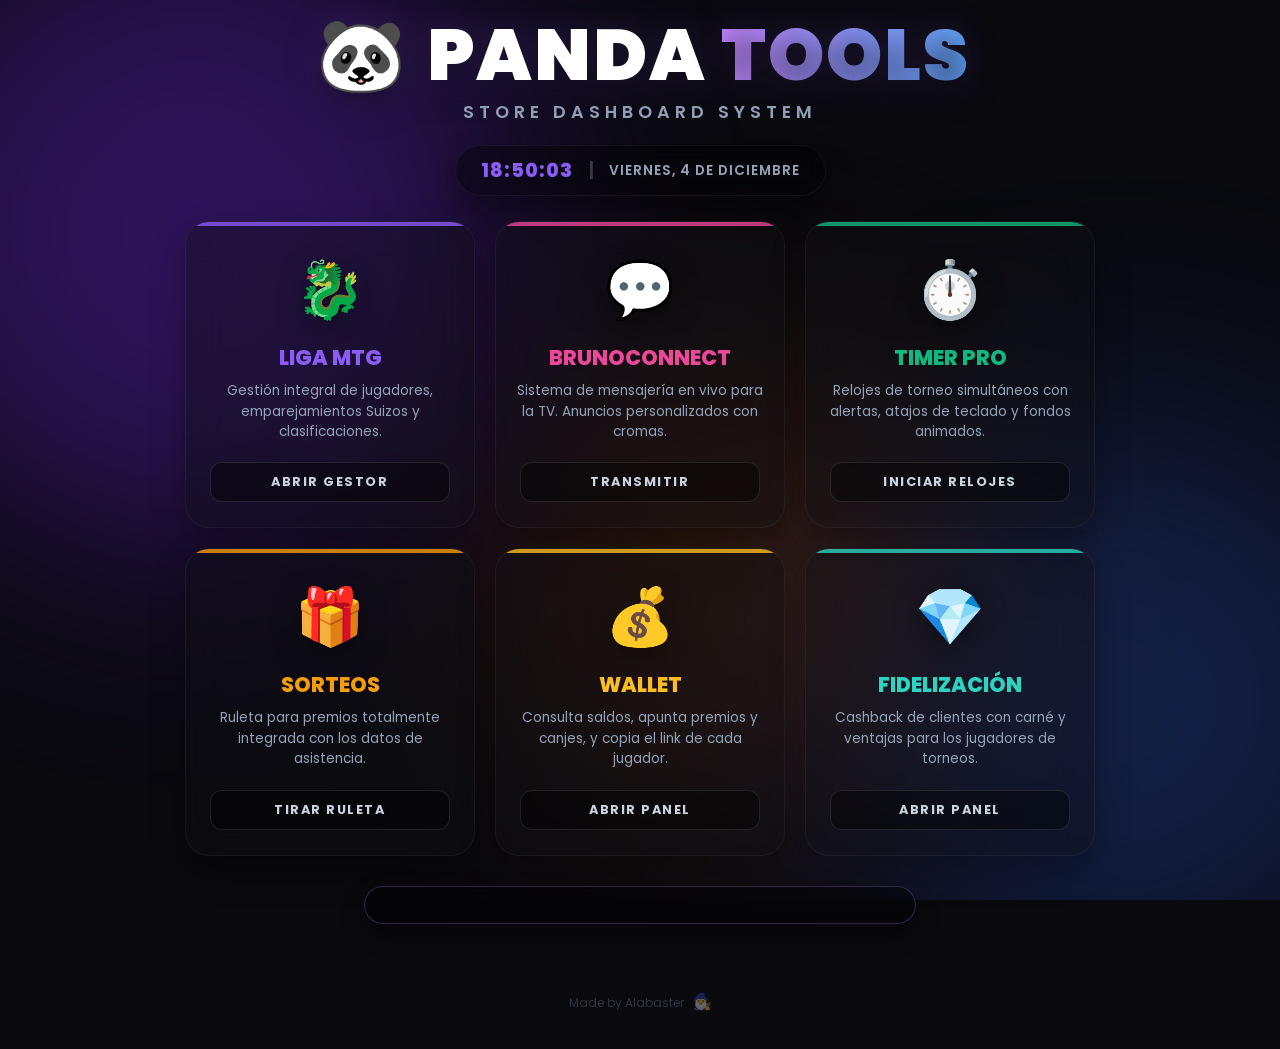
<file: index.html>
<!DOCTYPE html>
<html lang="es">
<head>
    <meta charset="UTF-8">
    <meta name="viewport" content="width=device-width, initial-scale=1.0">
    <title>🐼 Panda Tools - Hub Central</title>
    <link href="https://fonts.googleapis.com/css2?family=Poppins:wght@300;400;600;700;900&display=swap" rel="stylesheet">
    <link rel="stylesheet" href="style.css">
    <style>
        /* =========================================
           ESTILOS ESPECÍFICOS DEL HUB
           ========================================= */
        body {
            display: flex; flex-direction: column; align-items: center; justify-content: center;
            min-height: 100vh; margin: 0; padding: 0; max-width: 100%; 
            overflow-x: hidden; overflow-y: auto; 
            background-color: var(--bg-dark);
        }

        .hub-header {
            text-align: center; margin-bottom: 20px; animation: fadeDown 0.8s ease-out backwards;
            margin-top: 15px; 
        }

        .hub-title {
            font-size: 4.5rem; font-weight: 900; margin: 0; line-height: 1.1;
            letter-spacing: 2px; text-shadow: 0 10px 30px rgba(0,0,0,0.5);
            background: none !important;
            -webkit-text-fill-color: white !important;
            color: white; 
        }

        .title-gradient {
            background: linear-gradient(to right, #c084fc, #60a5fa) !important;
            -webkit-background-clip: text !important; 
            -webkit-text-fill-color: transparent !important;
        }

        .hub-subtitle {
            color: var(--text-muted); font-size: 1.1rem; font-weight: 600; letter-spacing: 5px;
            text-transform: uppercase; margin-top: 5px;
        }
        
        /* WIDGET RELOJ EN DIRECTO */
        .live-clock {
            background: rgba(0,0,0,0.4); border: 1px solid rgba(255,255,255,0.05);
            padding: 10px 25px; border-radius: 30px; font-size: 1.2rem; font-weight: 600;
            color: #e2e8f0; margin: 0 auto 25px auto; width: max-content;
            box-shadow: 0 15px 30px rgba(0,0,0,0.4); backdrop-filter: blur(10px);
            display: flex; gap: 15px; align-items: center;
            animation: fadeDown 0.8s ease-out 0.2s backwards;
        }
        
        .clock-time { color: var(--primary); font-weight: 800; font-variant-numeric: tabular-nums; letter-spacing: 1px;}
        .clock-date { font-size: 0.85rem; color: var(--text-muted); text-transform: uppercase; letter-spacing: 1px;}

        /* CUADRÍCULA DE HERRAMIENTAS */
        .hub-grid {
            display: grid; grid-template-columns: repeat(auto-fit, minmax(240px, 1fr));
            gap: 20px; width: 100%; max-width: 950px; padding: 0 20px; box-sizing: border-box;
            animation: fadeUp 0.8s ease-out 0.4s backwards;
        }

        .tool-card {
            background: rgba(15, 15, 20, 0.4); border: 1px solid rgba(255, 255, 255, 0.05);
            backdrop-filter: blur(20px); border-radius: 24px; padding: 25px 20px;
            text-decoration: none; color: white; display: flex; flex-direction: column;
            align-items: center; text-align: center; position: relative; overflow: hidden;
            transition: all 0.4s cubic-bezier(0.175, 0.885, 0.32, 1.275);
            box-shadow: 0 15px 35px rgba(0,0,0,0.3);
        }
        
        .tool-card::before {
            content: ''; position: absolute; top: 0; left: 0; width: 100%; height: 4px;
            background: var(--card-color, #fff); opacity: 0.8; transition: height 0.3s;
        }

        .tool-card:hover {
            transform: translateY(-8px) scale(1.02);
            background: rgba(255, 255, 255, 0.05);
            box-shadow: 0 25px 50px rgba(0,0,0,0.5), inset 0 0 30px rgba(255,255,255,0.02);
            border-color: rgba(255, 255, 255, 0.15);
        }

        .tool-card:hover::before { height: 100%; opacity: 0.05; }

        .tool-icon {
            font-size: 3.5rem; margin-bottom: 10px; filter: drop-shadow(0 10px 15px rgba(0,0,0,0.4));
            transition: transform 0.4s cubic-bezier(0.175, 0.885, 0.32, 1.275);
        }
        
        .tool-card:hover .tool-icon { transform: scale(1.15) rotate(8deg); }
        
        .tool-title { font-size: 1.3rem; font-weight: 800; margin: 0 0 8px 0; text-transform: uppercase; color: var(--card-color, #fff); transition: 0.3s;}
        .tool-desc { color: #94a3b8; font-size: 0.85rem; line-height: 1.5; margin: 0 0 20px 0; flex-grow: 1; }
        
        .tool-action {
            background: rgba(0,0,0,0.4); border: 1px solid rgba(255,255,255,0.1);
            color: #cbd5e1; padding: 10px 20px; border-radius: 12px; font-weight: 700; font-size: 0.8rem;
            text-transform: uppercase; letter-spacing: 1.5px; transition: all 0.3s;
            width: 80%;
        }
        
        .tool-card:hover .tool-action { 
            background: var(--card-color); border-color: var(--card-color); 
            color: white; box-shadow: 0 8px 20px rgba(0,0,0,0.4); 
            transform: translateY(-3px);
        }

        .card-commander { --card-color: #8b5cf6; }
        .card-bruno { --card-color: #ec4899; }
        .card-timer { --card-color: #10b981; }
        .card-sorteos { --card-color: #f59e0b; }
        .card-wallet { --card-color: #fbbf24; }
        .card-fidelizacion { --card-color: #2dd4bf; }

        @keyframes fadeDown { from { opacity: 0; transform: translateY(-30px); } to { opacity: 1; transform: translateY(0); } }
        @keyframes fadeUp { from { opacity: 0; transform: translateY(30px); } to { opacity: 1; transform: translateY(0); } }

        /* =========================================
           PÍLDORA MARQUESINA Y MENÚ SECRETO
           ========================================= */
        .quote-pill-container {
            margin-top: 30px;
            background: rgba(0, 0, 0, 0.4);
            border: 1px solid rgba(192, 132, 252, 0.25);
            backdrop-filter: blur(15px);
            padding: 8px 25px;
            border-radius: 50px;
            width: 80%;
            max-width: 500px;
            overflow: hidden;
            display: flex;
            align-items: center;
            z-index: 10;
            box-shadow: 0 10px 25px rgba(0,0,0,0.3);
            opacity: 0;
            transition: opacity 0.8s ease; 
        }

        .quote-scroll {
            display: inline-block;
            white-space: nowrap;
            color: #c084fc;
            font-size: 13px;
            font-weight: 600;
            letter-spacing: 1px;
            font-family: 'Poppins', sans-serif;
            padding-left: 100%; 
        }

        @keyframes scrollText {
            0% { transform: translateX(0); }
            100% { transform: translateX(calc(-100% - 30px)); }
        }

        .footer-credits { 
            margin-top: 25px; margin-bottom: 15px; width: 100%; text-align: center; 
            color: #64748b; font-size: 12px; font-family: 'Poppins', sans-serif;
        }

        .secret-trigger {
            cursor: pointer;
            user-select: none;
            display: inline-block;
            transition: transform 0.2s;
            margin: 0 5px;
        }
        .secret-trigger:active { transform: scale(0.8); }

        .btn-frase-add { background: rgba(16, 185, 129, 0.2); color: #34d399; border: 1px solid rgba(16, 185, 129, 0.4); padding: 10px 15px; border-radius: 8px; cursor: pointer; font-weight: bold; }
        .btn-frase-add:hover { background: rgba(16, 185, 129, 0.4); }
        .btn-frase-del { background: rgba(239, 68, 68, 0.2); color: #fca5a5; border: 1px solid rgba(239, 68, 68, 0.4); padding: 5px 10px; border-radius: 6px; cursor: pointer; font-size: 11px; }
        .btn-frase-del:hover { background: rgba(239, 68, 68, 0.4); }

        .toast-container { position: fixed; top: 20px; right: 20px; display: flex; flex-direction: column; gap: 10px; z-index: 999999; font-family: 'Poppins', sans-serif;}
        .toast { background: rgba(0, 0, 0, 0.85); border-left: 4px solid #10b981; color: white; padding: 15px 20px; border-radius: 8px; font-size: 13px; font-weight: 600; display: flex; align-items: center; gap: 10px; box-shadow: 0 10px 30px rgba(0,0,0,0.5); animation: slideIn 0.3s forwards; }
        @keyframes slideIn { from { transform: translateX(100%); opacity: 0; } to { transform: translateX(0); opacity: 1; } }
    </style>
</head>
<body>
    
    <div class="bg-auras">
        <div class="aura aura-1"></div>
        <div class="aura aura-2"></div>
        <div class="aura aura-3"></div> 
    </div>

    <div class="hub-header">
        <h1 class="hub-title">
            <span class="secret-trigger" onclick="triggerSecretMenu()">🐼</span> PANDA <span class="title-gradient">TOOLS</span>
        </h1>
        <div class="hub-subtitle">Store Dashboard System</div>
    </div>

    <div class="live-clock">
        <span class="clock-time" id="clock-time">00:00:00</span>
        <span style="color: rgba(255,255,255,0.2);">|</span>
        <span class="clock-date" id="clock-date">Cargando...</span>
    </div>

    <div class="hub-grid">
        <a href="commander.html" target="_blank" class="tool-card card-commander">
            <div class="tool-icon">🐉</div>
            <h2 class="tool-title">Liga MTG</h2>
            <p class="tool-desc">Gestión integral de jugadores, emparejamientos Suizos y clasificaciones.</p>
            <div class="tool-action">Abrir Gestor</div>
        </a>
        
        <a href="bruno.html" target="_blank" class="tool-card card-bruno">
            <div class="tool-icon">💬</div>
            <h2 class="tool-title">BrunoConnect</h2>
            <p class="tool-desc">Sistema de mensajería en vivo para la TV. Anuncios personalizados con cromas.</p>
            <div class="tool-action">Transmitir</div>
        </a>

        <a href="timer.html" target="_blank" class="tool-card card-timer">
            <div class="tool-icon">⏱️</div>
            <h2 class="tool-title">Timer Pro</h2>
            <p class="tool-desc">Relojes de torneo simultáneos con alertas, atajos de teclado y fondos animados.</p>
            <div class="tool-action">Iniciar Relojes</div>
        </a>

        <a href="sorteos.html" target="_blank" class="tool-card card-sorteos">
            <div class="tool-icon">🎁</div>
            <h2 class="tool-title">Sorteos</h2>
            <p class="tool-desc">Ruleta para premios totalmente integrada con los datos de asistencia.</p>
            <div class="tool-action">Tirar Ruleta</div>
        </a>

        <a href="wallet-tienda.html" target="_blank" class="tool-card card-wallet">
            <div class="tool-icon">💰</div>
            <h2 class="tool-title">Wallet</h2>
            <p class="tool-desc">Consulta saldos, apunta premios y canjes, y copia el link de cada jugador.</p>
            <div class="tool-action">Abrir Panel</div>
        </a>

        <a href="fidelizacion.html" target="_blank" class="tool-card card-fidelizacion">
            <div class="tool-icon">💎</div>
            <h2 class="tool-title">Fidelización</h2>
            <p class="tool-desc">Cashback de clientes con carné y ventajas para los jugadores de torneos.</p>
            <div class="tool-action">Abrir Panel</div>
        </a>
    </div>

    <div class="quote-pill-container" id="quote-pill">
        <div class="quote-scroll" id="quote-text">Cargando la sabiduría del panda...</div>
    </div>

    <div class="footer-credits">
        Made by Alabaster <a href="musica.html" class="easter-egg" title="Mi rincón secreto..." style="text-decoration:none;">🧙‍♂️</a>
    </div>

    <div id="modal-frases" style="display: none; position: fixed; top: 0; left: 0; width: 100vw; height: 100vh; background: rgba(0,0,0,0.8); backdrop-filter: blur(8px); align-items: center; justify-content: center; z-index: 99999; font-family: 'Poppins', sans-serif;">
        <div style="background: #111118; border: 1px solid rgba(255,255,255,0.1); border-radius: 20px; padding: 30px; width: 90%; max-width: 500px; box-shadow: 0 25px 50px rgba(0,0,0,0.5);">
            <h3 style="color: #8b5cf6; margin-top: 0; display: flex; align-items: center; justify-content: space-between;">
                🤫 Menú Secreto de Frases <span style="font-size: 1.5rem;">🔮</span>
            </h3>
            
            <div style="display: flex; gap: 10px; margin-bottom: 20px;">
                <input type="text" id="nueva-frase" placeholder="Escribe una frase random..." style="flex: 1; background: rgba(0,0,0,0.5); border: 1px solid rgba(255,255,255,0.2); color: white; padding: 10px; border-radius: 8px; font-family: inherit; font-size: 13px; outline: none;">
                <button class="btn-frase-add" onclick="añadirFrase()">Añadir</button>
            </div>

            <div style="background: rgba(0,0,0,0.3); border-radius: 8px; padding: 10px; border: 1px solid rgba(255,255,255,0.05);">
                <label style="font-size: 10px; color: #94a3b8; text-transform: uppercase; font-weight: bold; margin-bottom: 10px; display: block;">📜 Frases Activas en la Marquesina:</label>
                <ul id="lista-frases" style="list-style: none; padding: 0; margin: 0; max-height: 200px; overflow-y: auto; display: flex; flex-direction: column; gap: 8px;">
                    </ul>
            </div>

            <button style="background: transparent; color: #94a3b8; border: 1px solid rgba(255,255,255,0.2); padding: 10px; border-radius: 8px; cursor: pointer; width: 100%; margin-top: 15px; font-weight: bold; font-family: inherit;" onclick="document.getElementById('modal-frases').style.display='none'">Cerrar Bóveda</button>
        </div>
    </div>

    <div id="toast-container" class="toast-container"></div>

    <script>
        // Lógica del Reloj del Hub
        function updateClock() {
            const now = new Date();
            const timeStr = now.toLocaleTimeString('es-ES', { hour: '2-digit', minute: '2-digit', second: '2-digit' });
            const dateStr = now.toLocaleDateString('es-ES', { weekday: 'long', day: 'numeric', month: 'long' });
            
            document.getElementById('clock-time').textContent = timeStr;
            document.getElementById('clock-date').textContent = dateStr.charAt(0).toUpperCase() + dateStr.slice(1);
        }
        setInterval(updateClock, 1000);
        updateClock(); 

        // ==========================================
        // LÓGICA DE LA MARQUESINA 
        // ==========================================
        let frasesGuardadas = JSON.parse(localStorage.getItem('panda_quotes')) || [
            "Doesn't take a telepath to know what you're thinkin",
            "All your base are belong to us",
            "Gaslight Gatekeep Girlboss",
            "Skill Issue",
            "Rock and Stone",
            "Griffith did nothing wrong",
            "YOU SM3LL L1K3 OR4NG3 CR34MS1CL3S",
            "Gotta catch 'em all",
            "Venta de Funkos aumentando 📈",
            "Matthew",
            "Previously on LOST",
            "Pero el monopoly lo teneis??",
            "Bruno, si estas leyendo esto significa que no estás trabajando",
            "Wololoo",
            "Im stuck in here tighter than a frogs butt in a watermelon seed fight",
            "Pablo Motos",
            "Busco un juego que pueda jugar con mi abuela de 100 años y mi sobrino que tiene 5 meses",
            "Pero... Y la tienda de comics??",
            "Colonos de catán, muy poco woke por tu parte",
            "Allé Voy",
            "Piti and Porro´s Adventure",
            "Carne y Sangre juego de cartas coleccionable",
            "This Happened to my buddy Eric",
            "Agua, Tierra, Fuego, Aire. Hace mucho tiempo, las cuatro Naciones vivían juntas en armonía.",
            "Shrek Is Love",
            "Shrek Is life",
            "The cake is a lie",
            "YOU MUST CONSTRUCT ADDITIONAL PYLONS",
            "Praise the sun",
            "¿Qué es un hombre? Una miserable pila de secretos.",
            "Fireball",
            "Sa´ matao´ Paco",
            "Soy el guardián de las estrellas y el rey es mi padre"
        ];

        const quotePill = document.getElementById('quote-pill');
        const quoteText = document.getElementById('quote-text');
        let fraseAnteriorIndex = -1;

        function cargarSiguienteFrase() {
            if (frasesGuardadas.length === 0) {
                quotePill.style.opacity = '0'; 
                return;
            }
            
            quotePill.style.opacity = '1';
            
            let randomIndex;
            if (frasesGuardadas.length > 1) {
                do { randomIndex = Math.floor(Math.random() * frasesGuardadas.length); } 
                while (randomIndex === fraseAnteriorIndex);
            } else {
                randomIndex = 0;
            }
            
            fraseAnteriorIndex = randomIndex;
            quoteText.innerText = "✨ " + frasesGuardadas[randomIndex] + " ✨";
            
            quoteText.style.animation = 'none';
            void quoteText.offsetWidth; 
            quoteText.style.animation = 'scrollText 15s linear forwards';
        }

        cargarSiguienteFrase();

        quoteText.addEventListener('animationend', () => {
            setTimeout(cargarSiguienteFrase, 3000); 
        });

        // ==========================================
        // LÓGICA DEL MENÚ SECRETO EN EL TÍTULO
        // ==========================================
        let secretClickCount = 0;
        let secretClickTimer;

        function triggerSecretMenu() {
            secretClickCount++;
            clearTimeout(secretClickTimer);
            
            if (secretClickCount >= 3) {
                document.getElementById('modal-frases').style.display = 'flex';
                renderizarListaFrases();
                mostrarToast("¡Bóveda secreta desbloqueada!");
                secretClickCount = 0;
            } else {
                secretClickTimer = setTimeout(() => { secretClickCount = 0; }, 1500);
            }
        }

        function renderizarListaFrases() {
            const ul = document.getElementById('lista-frases');
            if (frasesGuardadas.length === 0) {
                ul.innerHTML = '<li style="font-size: 12px; color: #64748b; text-align: center; padding: 10px;">No hay frases.</li>';
                return;
            }

            ul.innerHTML = frasesGuardadas.map((frase, index) => `
                <li style="display: flex; justify-content: space-between; align-items: center; background: rgba(255,255,255,0.05); padding: 8px 12px; border-radius: 6px; font-size: 12px;">
                    <span style="flex: 1; white-space: nowrap; overflow: hidden; text-overflow: ellipsis; margin-right: 10px; color: white;">"${frase}"</span>
                    <button class="btn-frase-del" onclick="borrarFrase(${index})">Eliminar</button>
                </li>
            `).join('');
        }

        function añadirFrase() {
            const input = document.getElementById('nueva-frase');
            const texto = input.value.trim();
            if (texto !== "") {
                frasesGuardadas.push(texto);
                localStorage.setItem('panda_quotes', JSON.stringify(frasesGuardadas));
                input.value = "";
                renderizarListaFrases();
                if (frasesGuardadas.length === 1) cargarSiguienteFrase();
                mostrarToast("Frase añadida al sistema.");
            }
        }

        window.borrarFrase = function(index) {
            frasesGuardadas.splice(index, 1);
            localStorage.setItem('panda_quotes', JSON.stringify(frasesGuardadas));
            renderizarListaFrases();
            mostrarToast("Frase eliminada.");
        }

        document.getElementById('nueva-frase').addEventListener('keypress', function (e) {
            if (e.key === 'Enter') añadirFrase();
        });

        function mostrarToast(mensaje) {
            const contenedor = document.getElementById('toast-container');
            const toast = document.createElement('div');
            toast.className = `toast`;
            toast.innerHTML = `<span>🐼</span> <span>${mensaje}</span>`;
            contenedor.appendChild(toast);
            setTimeout(() => { toast.style.transform = 'translateX(100%)'; toast.style.opacity = '0'; setTimeout(() => toast.remove(), 300); }, 3000);
        }
    </script>
</body>
</html>
</file>
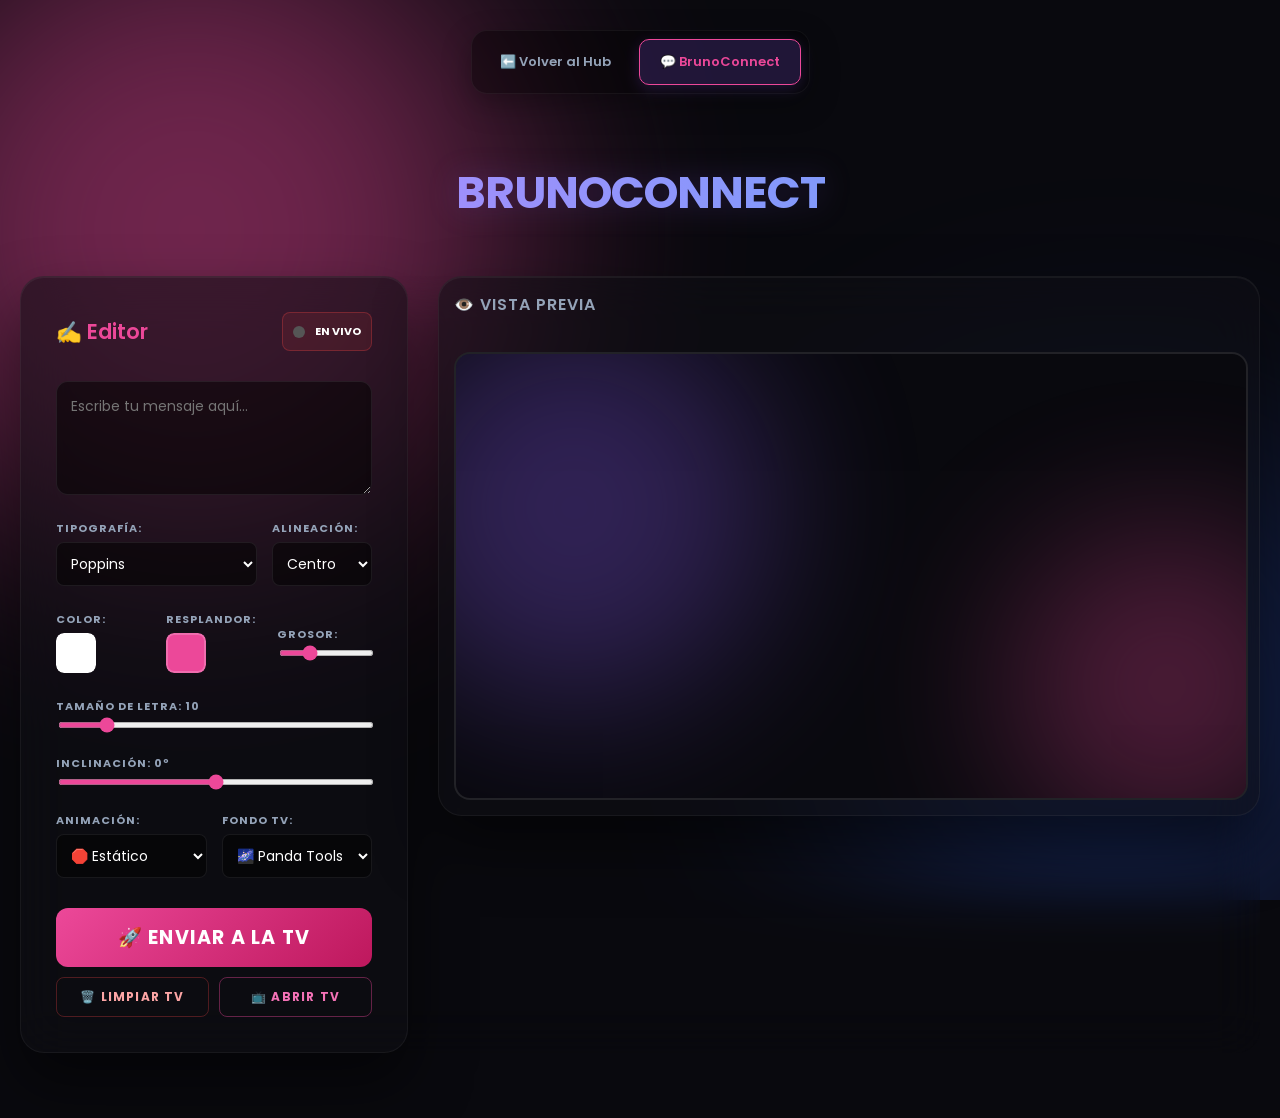
<file: bruno.html>
<!DOCTYPE html>
<html lang="es">
<head>
    <meta charset="UTF-8">
    <meta name="viewport" content="width=device-width, initial-scale=1.0">
    <title>Panda Tools - BrunoConnect</title>
    <link rel="stylesheet" href="style.css">
    <link href="https://fonts.googleapis.com/css2?family=Poppins:wght@300;400;600;700;900&family=Press+Start+2P&display=swap" rel="stylesheet">
    <style>
        body { max-width: 1250px !important; margin: 0 auto; }

        .layout-grid { display: flex; flex-wrap: wrap; gap: 30px; margin-top: 20px; align-items: flex-start; }
        .panel-controles { flex: 1; min-width: 300px; max-width: 380px; display: flex; flex-direction: column; gap: 15px; } /* Lo he hecho un pelín más ancho para los nuevos controles */
        .panel-preview { flex: 2.5; min-width: 500px; display: flex; flex-direction: column; gap: 15px; }

        /* Controles */
        .control-row { display: flex; flex-direction: column; gap: 5px; margin-bottom: 10px; }
        .control-row label { font-size: 11px; color: var(--text-muted); font-weight: 700; text-transform: uppercase; letter-spacing: 1px; }
        .flex-row { display: flex; gap: 15px; align-items: center; }
        
        input[type="color"] { -webkit-appearance: none; border: none; width: 40px; height: 40px; border-radius: 8px; cursor: pointer; background: transparent; padding: 0; }
        input[type="color"]::-webkit-color-swatch-wrapper { padding: 0; }
        input[type="color"]::-webkit-color-swatch { border: 2px solid rgba(255,255,255,0.2); border-radius: 8px; }
        input[type="range"] { width: 100%; cursor: pointer; accent-color: #ec4899; height: 6px; background: rgba(255,255,255,0.1); border-radius: 5px; border: none; padding: 0; }

        select { width: 100%; background: rgba(0,0,0,0.5); color: white; border: 1px solid rgba(255,255,255,0.08); border-radius: 8px; padding: 10px; outline: none; }

        /* MODO EN VIVO SWITCH */
        .live-toggle { display: flex; align-items: center; gap: 10px; background: rgba(239, 68, 68, 0.1); border: 1px solid rgba(239, 68, 68, 0.3); padding: 10px; border-radius: 8px; cursor: pointer; }
        .live-toggle.active { background: rgba(239, 68, 68, 0.2); border-color: #ef4444; box-shadow: 0 0 15px rgba(239, 68, 68, 0.3); }
        .live-dot { width: 12px; height: 12px; border-radius: 50%; background: #555; transition: 0.3s; }
        .live-toggle.active .live-dot { background: #ef4444; box-shadow: 0 0 10px #ef4444; animation: parpadeo 1s infinite alternate; }
        @keyframes parpadeo { from { opacity: 1; } to { opacity: 0.5; } }

        /* --- PANTALLA --- */
        .pantalla-tv { 
            width: 100%; aspect-ratio: 16 / 9; border-radius: 16px; border: 2px solid rgba(255,255,255,0.1); 
            overflow: hidden; position: relative; background: #09090e; transition: background 0.3s;
            container-type: size; display: flex; align-items: center; justify-content: center;
        }

        /* Drag & Drop */
        #posicionador-texto {
            position: absolute; left: 50%; top: 50%; transform: translate(-50%, -50%);
            cursor: grab; display: inline-block; padding: 10px; z-index: 10;
        }
        #posicionador-texto:active { cursor: grabbing; }

        #posicionador-texto:hover { background: rgba(255, 255, 255, 0.03); outline: 1px dashed rgba(236, 72, 153, 0.4); border-radius: 8px; }
        html.arrastrando #texto-render, body.arrastrando #texto-render { animation: none !important; transform: none !important; transition: none !important; }
        body.arrastrando #posicionador-texto { outline: 2px dashed #ec4899 !important; background: rgba(236, 72, 153, 0.1) !important; border-radius: 8px; }

        #texto-render { font-family: 'Poppins', sans-serif; text-align: center; font-weight: 900; white-space: pre-wrap; transition: color 0.3s, text-shadow 0.3s; line-height: 1.2; pointer-events: none; }

        /* Animaciones */
        .anim-estatico { animation: none; }
        .anim-flotar { animation: flotar 4s ease-in-out infinite; }
        .anim-latido { animation: latido 1.5s infinite; }
        .anim-desliz { animation: desliz 15s linear infinite; white-space: nowrap !important; }
        .anim-temblor { animation: temblor 0.1s infinite; }
        .anim-girar { animation: girar 8s linear infinite; }

        @keyframes flotar { 0%, 100% { transform: translateY(0) rotate(var(--angulo)); } 50% { transform: translateY(-3cqi) rotate(var(--angulo)); } }
        @keyframes latido { 0%, 100% { transform: scale(1) rotate(var(--angulo)); } 50% { transform: scale(1.1) rotate(var(--angulo)); } }
        @keyframes desliz { 0% { transform: translateX(100cqi) rotate(var(--angulo)); } 100% { transform: translateX(-100cqi) rotate(var(--angulo)); } }
        @keyframes temblor { 0% { transform: translate(2px, 1px) rotate(var(--angulo)); } 50% { transform: translate(-1px, -2px) rotate(var(--angulo)); } 100% { transform: translate(1px, -1px) rotate(var(--angulo)); } }
        @keyframes girar { 0% { transform: rotate(0deg); } 100% { transform: rotate(360deg); } }

        /* Fondos */
        .bg-panda { background: #09090e; }
        .bg-captura { background: #000; } 
        .bg-chroma { background: #00ff00 !important; } 
        .bg-magenta { background: #ff00ff !important; } 
        .bg-transparente { background: transparent !important; }

        /* MODO TV */
        html.modo-tv, body.modo-tv { margin: 0 !important; padding: 0 !important; width: 100vw !important; max-width: 100vw !important; height: 100vh !important; background-color: transparent !important; overflow: hidden !important; }
        body.modo-tv .tabs-nav, body.modo-tv h1, body.modo-tv .panel-controles, body.modo-tv .bg-auras, body.modo-tv #titulo-preview { display: none !important; }
        body.modo-tv .layout-grid { margin: 0 !important; padding: 0 !important; height: 100vh !important; max-width: 100% !important; display: block !important; }
        body.modo-tv .panel-preview { display: block !important; margin: 0 !important; padding: 0 !important; border: none !important; background: transparent !important; box-shadow: none !important; max-width: 100% !important; border-radius: 0 !important; }
        body.modo-tv .pantalla-tv { height: 100vh !important; width: 100vw !important; border: none !important; border-radius: 0 !important; margin: 0 !important; padding: 0 !important; box-shadow: none !important; aspect-ratio: auto; }
        body.modo-tv #posicionador-texto { cursor: default; }
    </style>
</head>
<body>

    <div class="bg-auras"><div class="aura aura-1" style="background: #ec4899;"></div><div class="aura aura-2"></div></div>

    <div class="tabs-nav">
        <button class="tab-btn" onclick="window.close()">⬅️ Volver al Hub</button>
        <button class="tab-btn active" style="border-color: #ec4899; color: #ec4899;">💬 BrunoConnect</button>
    </div>

    <h1>BRUNO<span>CONNECT</span></h1>

    <div class="card layout-grid" style="border: none; background: transparent; padding: 0; box-shadow: none;">
        
        <!-- CONTROLES -->
        <div class="panel-controles card" style="margin-bottom: 0;">
            <div style="display: flex; justify-content: space-between; align-items: center; margin-bottom: 15px;">
                <h2 style="color: #ec4899; margin: 0;">✍️ Editor</h2>
                
                <!-- NUEVO: INTERRUPTOR MODO EN VIVO -->
                <label class="live-toggle" id="btn-live">
                    <input type="checkbox" id="bc-live" style="display: none;" onchange="toggleLive()">
                    <div class="live-dot"></div>
                    <span style="font-size: 11px; font-weight: bold; color: white;">EN VIVO</span>
                </label>
            </div>
            
            <textarea id="bc-texto" placeholder="Escribe tu mensaje aquí..." rows="4" style="width: 100%; box-sizing: border-box; padding: 14px; background: rgba(0,0,0,0.5); color: white; border: 1px solid rgba(255,255,255,0.08); border-radius: 12px; font-family: inherit; resize: vertical; margin-bottom: 10px;" oninput="actualizarPreview()"></textarea>

            <!-- NUEVAS OPCIONES DE TEXTO -->
            <div class="flex-row">
                <div class="control-row" style="flex: 2;">
                    <label>Tipografía:</label>
                    <select id="bc-font" onchange="actualizarPreview()">
                        <option value="'Poppins', sans-serif">Poppins</option>
                        <option value="'Impact', sans-serif">Impact </option>
                        <option value="'Courier New', monospace">Courier</option>
                        <option value="'Press Start 2P', cursive">Pixel Art</option>
                    </select>
                </div>
                <div class="control-row" style="flex: 1;">
                    <label>Alineación:</label>
                    <select id="bc-align" onchange="actualizarPreview()">
                        <option value="center">Centro</option>
                        <option value="left">Izquierda</option>
                        <option value="right">Derecha</option>
                    </select>
                </div>
            </div>

            <div class="flex-row">
                <div class="control-row" style="flex: 1;">
                    <label>Color:</label>
                    <input type="color" id="bc-color" value="#ffffff" oninput="actualizarPreview()">
                </div>
                <div class="control-row" style="flex: 1;">
                    <label>Resplandor:</label>
                    <input type="color" id="bc-glow" value="#ec4899" oninput="actualizarPreview()">
                </div>
                <div class="control-row" style="flex: 1;">
                    <label>Grosor:</label>
                    <input type="range" id="bc-glow-size" min="0" max="100" value="30" oninput="actualizarPreview()">
                </div>
            </div>

            <div class="control-row">
                <label>Tamaño de Letra: <span id="val-size">10</span></label>
                <input type="range" id="bc-size" min="2" max="60" value="10" step="0.5" oninput="actualizarPreview()">
            </div>

            <div class="control-row">
                <label>Inclinación: <span id="val-angle">0</span>º</label>
                <input type="range" id="bc-angle" min="-180" max="180" value="0" oninput="actualizarPreview()">
            </div>

            <div class="flex-row">
                <div class="control-row" style="flex: 1;">
                    <label>Animación:</label>
                    <select id="bc-anim" onchange="actualizarPreview()">
                        <option value="anim-estatico">🛑 Estático</option>
                        <option value="anim-flotar">🎈 Flotar Suave</option>
                        <option value="anim-latido">💓 Latido</option>
                        <option value="anim-desliz">⬅️ Marquesina</option>
                        <option value="anim-temblor">⚡ Temblor</option>
                        <option value="anim-girar">🌀 Girar 360º</option>
                    </select>
                </div>
                <div class="control-row" style="flex: 1;">
                    <label>Fondo TV:</label>
                    <select id="bc-bg" onchange="actualizarPreview()">
                        <option value="bg-panda">🌌 Panda Tools</option>
                        <option value="bg-captura">🎥 Capturar PC</option>
                        <option value="bg-chroma">🟩 Verde Chroma</option>
                        <option value="bg-transparente">🔲 Transparente</option>
                    </select>
                </div>
            </div>
            
            <div style="display: flex; flex-direction: column; gap: 10px; margin-top: 5px;">
                <button class="btn-primary" style="background: linear-gradient(135deg, #ec4899, #be185d); color: white; padding: 15px; font-size: 1.2rem; border-radius: 12px; border: none; font-weight: bold; cursor: pointer;" onclick="enviarATV()">
                    🚀 ENVIAR A LA TV
                </button>
                <div style="display: flex; gap: 10px;">
                    <button class="btn-secondary" style="flex: 1; color: #fca5a5; border: 1px solid rgba(239, 68, 68, 0.3); background: transparent; padding: 10px; border-radius: 8px; cursor: pointer;" onclick="limpiarTV()">🗑️ Limpiar TV</button>
                    <button class="btn-secondary" style="flex: 1; border: 1px solid rgba(236, 72, 153, 0.4); color: #f472b6; background: transparent; padding: 10px; border-radius: 8px; cursor: pointer;" onclick="abrirTV()">📺 Abrir TV</button>
                </div>
            </div>
        </div>

        <!-- PREVIEW -->
        <div class="panel-preview card" style="margin-bottom: 0; padding: 15px;">
            <h2 id="titulo-preview" style="color: var(--text-muted); margin-top: 0; font-size: 1rem; text-align: center; text-transform: uppercase; letter-spacing: 1px;">👁️ Vista Previa</h2>
            
            <div id="pantalla-tv" class="pantalla-tv bg-panda">
                
                <video id="video-fondo" autoplay muted style="position: absolute; width: 100%; height: 100%; object-fit: contain; z-index: 1; display: none; background: #000;"></video>
                
                <button id="btn-iniciar-captura" style="position: absolute; z-index: 50; display: none; padding: 20px 40px; font-size: 1.2rem; cursor: pointer; border-radius: 12px; box-shadow: 0 10px 30px rgba(0,0,0,0.5); background: #3b82f6; color: white; border: 2px solid rgba(255,255,255,0.2); font-weight: bold; font-family: inherit;" onclick="iniciarCapturaPantalla()">
                    🎬 Clic aquí para seleccionar pantalla
                </button>

                <div id="tv-auras" style="position: absolute; width: 100%; height: 100%; top:0; left:0; z-index: 0;">
                    <div class="aura" style="width: 50cqi; height: 50cqi; background: #8b5cf6; top: -10%; left: -10%; filter: blur(80px); opacity: 0.3;"></div>
                    <div class="aura" style="width: 40cqi; height: 40cqi; background: #ec4899; bottom: -10%; right: -10%; filter: blur(80px); opacity: 0.3;"></div>
                </div>

                <div id="posicionador-texto" style="z-index: 10;">
                    <div id="texto-render" class="anim-estatico" style="--angulo: 0deg;"></div>
                </div>
            </div>
        </div>
    </div>

    <script>
        const isTV = new URLSearchParams(window.location.search).get('tv') === 'true';

        const inputTexto = document.getElementById('bc-texto');
        const inputFont = document.getElementById('bc-font');
        const inputAlign = document.getElementById('bc-align');
        const inputColor = document.getElementById('bc-color');
        const inputGlow = document.getElementById('bc-glow');
        const inputGlowSize = document.getElementById('bc-glow-size');
        const inputSize = document.getElementById('bc-size');
        const inputAngle = document.getElementById('bc-angle');
        const inputAnim = document.getElementById('bc-anim');
        const inputBg = document.getElementById('bc-bg');
        const inputLive = document.getElementById('bc-live');

        const pantallaTV = document.getElementById('pantalla-tv');
        const tvAuras = document.getElementById('tv-auras');
        const posicionador = document.getElementById('posicionador-texto');
        const textoRender = document.getElementById('texto-render');
        
        const videoFondo = document.getElementById('video-fondo');
        const btnCaptura = document.getElementById('btn-iniciar-captura');

        let posXPct = 50, posYPct = 50, isDragging = false;

        // INICIALIZACIÓN MODO TV
        if (isTV) {
            document.documentElement.classList.add('modo-tv'); 
            document.body.classList.add('modo-tv'); 
            document.title = "Pantalla TV - BrunoConnect";
            cargarDatosEnTV(); 

            document.addEventListener('fullscreenchange', () => {
                if (document.fullscreenElement && videoFondo.srcObject) {
                    videoFondo.play().catch(e => console.warn("Esperando auto-play", e));
                }
            });
        }

        // --- SISTEMA DE CAPTURA DE PANTALLA ---
        async function iniciarCapturaPantalla() {
            try {
                const stream = await navigator.mediaDevices.getDisplayMedia({ video: { cursor: "never" }, audio: false });
                videoFondo.srcObject = stream;
                btnCaptura.style.display = 'none';
                await videoFondo.play(); 
            } catch (err) { console.error("Captura cancelada: ", err); }
        }

        // --- ARRASTRAR Y SINCRONIZACIÓN EN VIVO ---
        if (!isTV) {
            posicionador.addEventListener('mousedown', () => { isDragging = true; document.body.classList.add('arrastrando'); });
            window.addEventListener('mousemove', (e) => {
                if (!isDragging) return;
                const rect = pantallaTV.getBoundingClientRect();
                posXPct = Math.max(0, Math.min(100, ((e.clientX - rect.left) / rect.width) * 100));
                posYPct = Math.max(0, Math.min(100, ((e.clientY - rect.top) / rect.height) * 100));
                
                actualizarPreview(); // Actualiza preview (y si está En Vivo, actualiza TV)
            });
            window.addEventListener('mouseup', () => { if(isDragging) { isDragging = false; document.body.classList.remove('arrastrando'); } });
        }

        function toggleLive() {
            const label = document.getElementById('btn-live');
            if (inputLive.checked) {
                label.classList.add('active');
                enviarSilenciosoATV(); // Sincroniza al instante de encenderlo
            } else {
                label.classList.remove('active');
            }
        }

        // --- FUNCIONES CONTROL ---
        function actualizarPreview() {
            if (isTV) return; 
            document.getElementById('val-size').innerText = inputSize.value;
            document.getElementById('val-angle').innerText = inputAngle.value;
            
            const configActual = {
                texto: inputTexto.value, font: inputFont.value, align: inputAlign.value, 
                color: inputColor.value, glow: inputGlow.value, glowSize: inputGlowSize.value,
                size: inputSize.value, angle: inputAngle.value, anim: inputAnim.value, bg: inputBg.value,
                posX: posXPct, posY: posYPct
            };

            aplicarEstilosRender(configActual);

            // Si el MODO EN VIVO está activado, sincronizamos automáticamente con la TV
            if (inputLive.checked) {
                enviarSilenciosoATV(configActual);
            }
        }

        function enviarSilenciosoATV(config) {
            if (!config) {
                config = {
                    texto: inputTexto.value, font: inputFont.value, align: inputAlign.value, 
                    color: inputColor.value, glow: inputGlow.value, glowSize: inputGlowSize.value,
                    size: inputSize.value, angle: inputAngle.value, anim: inputAnim.value, bg: inputBg.value,
                    posX: posXPct, posY: posYPct
                };
            }
            config.timestamp = Date.now(); // Fuerza update
            localStorage.setItem('panda_brunoconnect', JSON.stringify(config));
        }

        function enviarATV() {
            enviarSilenciosoATV(); // Usa la misma lógica de guardar
            
            // Animación del botón manual
            const btn = document.querySelector('button[onclick="enviarATV()"]');
            const txtOrig = btn.innerHTML;
            btn.innerHTML = `✅ ¡ENVIADO!`; btn.style.background = 'var(--success)';
            setTimeout(() => { btn.innerHTML = txtOrig; btn.style.background = 'linear-gradient(135deg, #ec4899, #be185d)'; }, 1000);
        }

        function limpiarTV() { inputTexto.value = ""; posXPct = 50; posYPct = 50; actualizarPreview(); if(!inputLive.checked) enviarATV(); }
        function abrirTV() { window.open('bruno.html?tv=true', 'BrunoTV', 'width=1280,height=720'); }

        // --- RENDERIZADO ---
        function aplicarEstilosRender(config) {
            textoRender.innerText = config.texto;
            textoRender.style.fontFamily = config.font || "'Poppins', sans-serif";
            textoRender.style.textAlign = config.align || "center";
            textoRender.style.color = config.color;
            textoRender.style.textShadow = config.glowSize > 0 ? `0 0 ${config.glowSize * 0.05}cqh ${config.glow}, 0 0 ${config.glowSize * 0.15}cqh ${config.glow}` : 'none';
            textoRender.style.fontSize = `${config.size}cqh`;
            posicionador.style.left = `${config.posX}%`; posicionador.style.top = `${config.posY}%`;
            textoRender.style.setProperty('--angulo', `${config.angle}deg`);
            textoRender.style.transform = config.anim === 'anim-estatico' ? `rotate(${config.angle}deg)` : `none`;
            textoRender.className = config.anim;

            pantallaTV.className = `pantalla-tv ${config.bg}`;
            tvAuras.style.display = config.bg === 'bg-panda' ? 'block' : 'none';
            
            if (config.bg === 'bg-captura') {
                videoFondo.style.display = 'block';
                if (isTV && (!videoFondo.srcObject || !videoFondo.srcObject.active)) {
                    btnCaptura.style.display = 'block';
                } else {
                    btnCaptura.style.display = 'none';
                }
            } else {
                videoFondo.style.display = 'none';
                btnCaptura.style.display = 'none';
                if (videoFondo.srcObject) {
                    videoFondo.srcObject.getTracks().forEach(track => track.stop());
                    videoFondo.srcObject = null;
                }
            }
        }
        
        function cargarDatosEnTV() {
            const guardado = localStorage.getItem('panda_brunoconnect');
            if (guardado) aplicarEstilosRender(JSON.parse(guardado));
        }

        window.addEventListener('storage', (e) => { if (e.key === 'panda_brunoconnect' && isTV) cargarDatosEnTV(); });
        if (!isTV) actualizarPreview();

    </script>
</body>
</html>
</file>
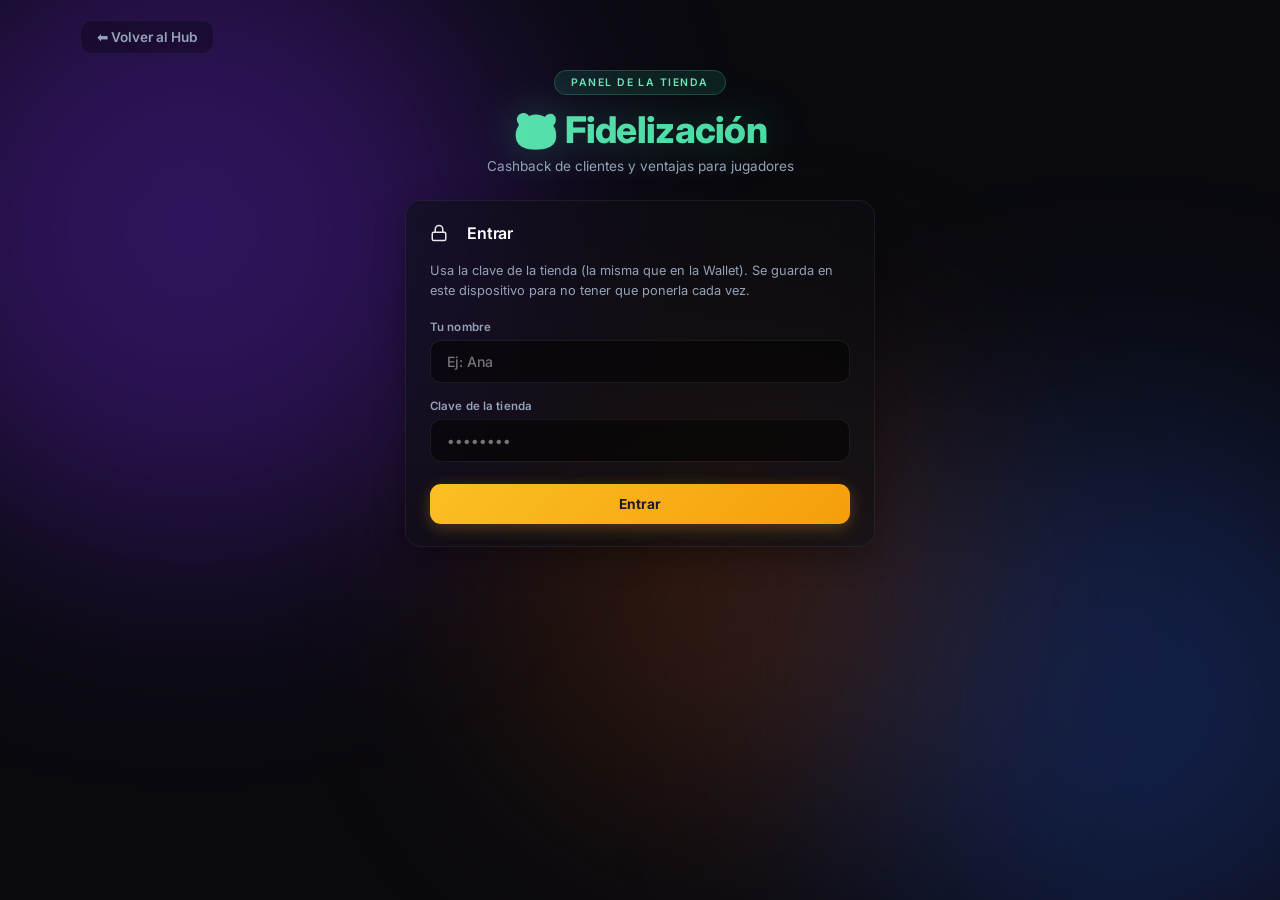
<file: fidelizacion.html>
<!DOCTYPE html>
<html lang="es" class="pulido">
<head>
    <meta charset="UTF-8">
    <meta name="viewport" content="width=device-width, initial-scale=1.0">
    <title>🐼 Fidelización</title>
    <link href="https://fonts.googleapis.com/css2?family=Poppins:wght@300;400;600;700;900&display=swap" rel="stylesheet">
    <link href="https://fonts.googleapis.com/css2?family=Inter:wght@400;500;600;700;800&display=swap" rel="stylesheet">
    <link rel="stylesheet" href="style.css">
    <style>
        body {
            display: flex; flex-direction: column; align-items: center;
            min-height: 100vh; margin: 0; padding: 20px 16px 80px;
            max-width: 100%; overflow-x: hidden;
            background-color: var(--bg-dark); box-sizing: border-box;
        }
        .shop { width: 100%; max-width: 860px; }

        /* HEADER */
        .shop-header { text-align: center; margin-bottom: 26px; animation: fadeDown 0.6s ease-out backwards; }
        .shop-badge {
            display: inline-block; background: rgba(251, 191, 36, 0.12); color: #fbbf24;
            padding: 5px 16px; border-radius: 20px; font-size: 0.65rem; font-weight: 700;
            letter-spacing: 2px; text-transform: uppercase; margin-bottom: 12px;
            border: 1px solid rgba(251, 191, 36, 0.2);
        }
        .shop-header h1 {
            font-size: 2.3rem; font-weight: 900; margin: 0; animation: none; letter-spacing: 0;
            background: linear-gradient(to right, #fbbf24, #f59e0b);
            -webkit-background-clip: text; -webkit-text-fill-color: transparent;
            filter: drop-shadow(0 0 20px rgba(245, 158, 11, 0.3));
        }
        .shop-header p { color: var(--text-muted); font-size: 0.85rem; margin: 6px 0 0; }

        /* PANELES */
        .panel {
            background: rgba(15, 15, 20, 0.55); border: 1px solid rgba(255,255,255,0.06);
            border-radius: 20px; padding: 22px; margin-bottom: 16px;
            backdrop-filter: blur(20px); -webkit-backdrop-filter: blur(20px);
            box-shadow: 0 10px 30px rgba(0,0,0,0.3);
            animation: fadeUp 0.45s ease-out backwards;
        }
        .panel h2 { font-size: 0.95rem; font-weight: 700; margin: 0 0 16px; color: white; }

        /* STATS */
        .stats { display: grid; grid-template-columns: repeat(3, 1fr); gap: 10px; margin-bottom: 16px; animation: fadeUp 0.45s ease-out backwards; }
        .stat {
            background: rgba(15, 15, 20, 0.55); border: 1px solid rgba(255,255,255,0.05);
            border-radius: 16px; padding: 16px 10px; text-align: center; backdrop-filter: blur(20px);
        }
        .stat-value { font-size: 1.5rem; font-weight: 900; color: #fcd34d; line-height: 1.2; }
        .stat-label { font-size: 0.62rem; color: var(--text-muted); font-weight: 700; text-transform: uppercase; letter-spacing: 1.3px; margin-top: 4px; }

        /* TABS */
        .shop-tabs {
            display: flex; gap: 4px; margin-bottom: 16px;
            background: rgba(0,0,0,0.4); border-radius: 14px; padding: 5px;
        }
        .shop-tab {
            flex: 1; padding: 11px 6px; border: none; border-radius: 10px; background: transparent;
            color: var(--text-muted); font-family: 'Poppins', sans-serif; font-size: 0.8rem; font-weight: 600;
            cursor: pointer; transition: all 0.25s;
        }
        .shop-tab:hover { color: white; }
        .shop-tab.active { background: rgba(251, 191, 36, 0.15); color: #fbbf24; box-shadow: 0 2px 10px rgba(251, 191, 36, 0.1); }
        .tab-panel { display: none; }
        .tab-panel.active { display: block; }

        /* CAMPOS */
        .field { margin-bottom: 16px; }
        .field:last-child { margin-bottom: 0; }
        .field label, .lbl {
            display: block; font-size: 0.72rem; color: var(--text-muted);
            margin-bottom: 6px; font-weight: 600; letter-spacing: 0.5px;
        }
        input.inp, select.inp {
            width: 100%; padding: 12px 16px; box-sizing: border-box;
            background: rgba(0,0,0,0.5); border: 1px solid rgba(255,255,255,0.08);
            border-radius: 12px; color: white; color-scheme: dark;
            font-family: 'Poppins', sans-serif; font-size: 0.88rem; outline: none; transition: all 0.25s;
        }
        input.inp:focus, select.inp:focus {
            border-color: #fbbf24; box-shadow: 0 0 0 3px rgba(251, 191, 36, 0.1); background: rgba(0,0,0,0.6);
        }
        select.inp option { background: var(--bg-dark); }
        .row2 { display: grid; grid-template-columns: 1fr 1fr; gap: 12px; }

        /* BOTONES */
        .sbtn {
            display: inline-flex; align-items: center; justify-content: center; gap: 8px;
            padding: 12px 20px; border: none; border-radius: 12px; cursor: pointer;
            font-family: 'Poppins', sans-serif; font-size: 0.8rem; font-weight: 700;
            text-transform: uppercase; letter-spacing: 1px; transition: all 0.25s; white-space: nowrap;
        }
        .sbtn:disabled { opacity: 0.55; cursor: wait; transform: none !important; }
        .sbtn-gold { background: linear-gradient(135deg, #fbbf24, #f59e0b); color: #1a1a2e; box-shadow: 0 4px 15px rgba(251, 191, 36, 0.25); }
        .sbtn-gold:hover { transform: translateY(-2px); box-shadow: 0 8px 25px rgba(251, 191, 36, 0.35); }
        .sbtn-ghost { background: rgba(255,255,255,0.04); color: #cbd5e1; border: 1px solid rgba(255,255,255,0.08); }
        .sbtn-ghost:hover { background: rgba(255,255,255,0.08); color: white; }
        .sbtn-ok { background: rgba(52, 211, 153, 0.12); color: #34d399; border: 1px solid rgba(52, 211, 153, 0.2); }
        .sbtn-ok:hover { background: rgba(52, 211, 153, 0.22); }
        .sbtn-ko { background: rgba(239, 68, 68, 0.1); color: #fca5a5; border: 1px solid rgba(239, 68, 68, 0.2); }
        .sbtn-ko:hover { background: rgba(239, 68, 68, 0.2); }
        .sbtn-full { width: 100%; }
        .sbtn-sm { padding: 8px 12px; font-size: 0.68rem; border-radius: 9px; letter-spacing: 0.5px; }

        /* LISTA DE JUGADORES */
        .toolbar { display: flex; gap: 8px; margin-bottom: 14px; }
        .toolbar .search { flex: 1; position: relative; }
        .toolbar .search input { padding-left: 40px; }
        .toolbar .search::before {
            content: '🔍'; position: absolute; left: 14px; top: 50%; transform: translateY(-50%);
            font-size: 0.85rem; z-index: 1; pointer-events: none;
        }
        .toolbar select.inp { width: auto; padding-right: 10px; }

        .prow {
            display: flex; align-items: center; gap: 14px; padding: 12px 14px; margin-bottom: 8px;
            background: rgba(0,0,0,0.25); border: 1px solid rgba(255,255,255,0.04); border-radius: 14px;
            cursor: pointer; transition: all 0.2s;
        }
        .prow:hover { background: rgba(0,0,0,0.4); border-color: rgba(251, 191, 36, 0.25); transform: translateX(3px); }
        .avatar {
            width: 42px; height: 42px; border-radius: 12px; flex-shrink: 0;
            display: flex; align-items: center; justify-content: center;
            background: linear-gradient(135deg, rgba(245, 158, 11, 0.25), rgba(139, 92, 246, 0.25));
            color: #fcd34d; font-weight: 900; font-size: 1.05rem;
        }
        .pinfo { flex: 1; min-width: 0; }
        .pname { font-weight: 700; color: white; font-size: 0.92rem; white-space: nowrap; overflow: hidden; text-overflow: ellipsis; }
        .pmeta { font-size: 0.7rem; color: var(--text-muted); font-weight: 600; margin-top: 1px; white-space: nowrap; overflow: hidden; text-overflow: ellipsis; }
        .psaldo { font-weight: 900; font-size: 1.05rem; color: #fcd34d; flex-shrink: 0; }
        .psaldo.cero { color: #475569; }

        .empty { text-align: center; padding: 34px 10px; color: var(--text-muted); font-size: 0.85rem; }
        .empty .ico { font-size: 2.4rem; margin-bottom: 8px; opacity: 0.6; }

        /* TIPO (premio / canje) */
        .tipo-toggle { display: grid; grid-template-columns: 1fr 1fr; gap: 10px; }
        .tipo-btn {
            padding: 14px; border-radius: 14px; cursor: pointer; text-align: center;
            background: rgba(0,0,0,0.35); border: 1px solid rgba(255,255,255,0.06); color: var(--text-muted);
            font-family: 'Poppins', sans-serif; font-weight: 700; font-size: 0.85rem; transition: all 0.2s;
        }
        .tipo-btn .t-ico { display: block; font-size: 1.5rem; margin-bottom: 2px; }
        .tipo-btn:hover { color: white; }
        .tipo-btn.on.premio { background: rgba(16, 185, 129, 0.12); border-color: rgba(52, 211, 153, 0.45); color: #34d399; }
        .tipo-btn.on.canje { background: rgba(239, 68, 68, 0.1); border-color: rgba(252, 165, 165, 0.4); color: #fca5a5; }
        .tipo-btn.on.diseno { background: rgba(192, 132, 252, 0.12); border-color: rgba(192, 132, 252, 0.45); color: #d8b4fe; }

        /* Vista previa del ticket (opciones de tickets) */
        .ticket-muestra {
            display: flex; justify-content: center; margin: 16px 0 14px; padding: 16px 10px; border-radius: 16px;
            background: rgba(0,0,0,0.35); border: 1px solid rgba(255,255,255,0.05); overflow: hidden;
        }
        .ticket-muestra iframe { width: 80mm; height: 380px; border: 0; background: #fff; flex-shrink: 0; box-shadow: 0 10px 24px rgba(0,0,0,0.45); }
        @media (max-width: 420px) { .ticket-muestra iframe { zoom: 0.8; } }

        .chips { display: flex; gap: 6px; flex-wrap: wrap; margin-top: 8px; }
        .chip {
            background: rgba(255,255,255,0.04); border: 1px solid rgba(255,255,255,0.08); color: #cbd5e1;
            padding: 5px 12px; border-radius: 20px; font-size: 0.72rem; font-weight: 700; cursor: pointer;
            font-family: inherit; transition: 0.2s;
        }
        .chip:hover { border-color: rgba(251, 191, 36, 0.4); color: #fbbf24; }

        .saldo-preview {
            display: flex; align-items: center; justify-content: center; gap: 12px; flex-wrap: wrap;
            background: rgba(0,0,0,0.35); border: 1px solid rgba(255,255,255,0.05);
            border-radius: 14px; padding: 14px; margin: 18px 0 14px; font-weight: 700; font-size: 0.85rem; color: var(--text-muted);
        }
        .saldo-preview b { color: white; font-size: 1.05rem; }
        .saldo-preview .up { color: #34d399; }
        .saldo-preview .down { color: #fca5a5; }
        .saldo-preview .neg { color: #ef4444; }

        /* SELECTOR DE JUGADOR */
        .picker { position: relative; }
        .picker-list {
            display: none; position: absolute; top: calc(100% + 6px); left: 0; right: 0; z-index: 30;
            background: #121218; border: 1px solid rgba(255,255,255,0.08); border-radius: 14px;
            box-shadow: 0 20px 40px rgba(0,0,0,0.6); max-height: 270px; overflow-y: auto; padding: 6px;
        }
        .picker-list.open { display: block; }
        .picker-item {
            display: flex; align-items: center; gap: 10px; padding: 9px 10px; border-radius: 10px; cursor: pointer;
        }
        .picker-item:hover, .picker-item.hl { background: rgba(251, 191, 36, 0.1); }
        .picker-item .avatar { width: 32px; height: 32px; border-radius: 9px; font-size: 0.85rem; }
        .picker-item .pname { font-size: 0.85rem; }
        .picker-item .psaldo { font-size: 0.85rem; }
        .picker-item.crear .pname { color: #fbbf24; }
        .picker-item.crear .avatar { background: rgba(251, 191, 36, 0.12); font-size: 0.9rem; }
        .picker-empty { padding: 12px; text-align: center; color: var(--text-muted); font-size: 0.8rem; }

        /* JORNADA */
        .jrow { display: grid; grid-template-columns: 1fr 130px 100px 40px; gap: 8px; margin-bottom: 8px; align-items: center; }
        .jrow .x {
            height: 44px; border-radius: 10px; border: 1px solid rgba(239, 68, 68, 0.15);
            background: rgba(239, 68, 68, 0.08); color: #fca5a5; cursor: pointer; font-size: 0.85rem;
        }
        .jrow .x:hover { background: rgba(239, 68, 68, 0.2); }
        .jhead { display: grid; grid-template-columns: 1fr 130px 100px 40px; gap: 8px; margin-bottom: 6px; }
        .jtotal { text-align: right; color: var(--text-muted); font-weight: 700; font-size: 0.85rem; margin: 12px 0; }
        .jtotal b { color: #34d399; font-size: 1.05rem; }

        /* FICHA DEL JUGADOR (hoja deslizante) */
        .sheet-overlay {
            position: fixed; inset: 0; z-index: 1000; background: rgba(0,0,0,0.7);
            backdrop-filter: blur(8px); display: none; align-items: center; justify-content: center; padding: 20px;
        }
        .sheet-overlay.open { display: flex; }
        .sheet {
            background: #0f0f15; border: 1px solid rgba(255,255,255,0.08); border-radius: 24px;
            width: 100%; max-width: 560px; max-height: 90vh; overflow-y: auto; position: relative;
            box-shadow: 0 25px 50px rgba(0,0,0,0.6); animation: scaleUp 0.25s ease-out;
            scrollbar-width: thin; scrollbar-color: rgba(255,255,255,0.15) transparent;
        }
        .sheet::-webkit-scrollbar { width: 6px; }
        .sheet::-webkit-scrollbar-thumb { background: rgba(255,255,255,0.15); border-radius: 3px; }
        .sheet::before {
            content: ''; position: sticky; top: 0; display: block; height: 4px; z-index: 2;
            background: linear-gradient(to right, #f59e0b, #8b5cf6);
        }
        .sheet-body { padding: 22px 24px 26px; }
        .sheet-close {
            position: absolute; top: 14px; right: 14px; z-index: 3; width: 34px; height: 34px; border-radius: 10px;
            background: rgba(255,255,255,0.05); border: 1px solid rgba(255,255,255,0.08); color: var(--text-muted);
            cursor: pointer; font-size: 1rem;
        }
        .sheet-close:hover { color: white; background: rgba(255,255,255,0.1); }
        .d-head { text-align: center; margin-bottom: 16px; }
        .d-head .avatar { width: 56px; height: 56px; border-radius: 16px; font-size: 1.4rem; margin: 0 auto 10px; }
        .d-name { font-size: 1.2rem; font-weight: 800; color: white; }
        .d-id { font-size: 0.72rem; color: var(--text-muted); font-weight: 600; }
        .d-saldo-label { font-size: 0.7rem; color: var(--text-muted); font-weight: 700; text-transform: uppercase; letter-spacing: 2px; margin-top: 16px; }
        .d-saldo { font-size: 2.8rem; font-weight: 900; color: #fcd34d; text-shadow: 0 0 30px rgba(245, 158, 11, 0.3); line-height: 1.15; }
        .d-mini { display: flex; justify-content: center; gap: 18px; font-size: 0.78rem; font-weight: 700; margin-top: 4px; }
        .d-mini .g { color: #34d399; } .d-mini .s { color: #fca5a5; } .d-mini .c { color: var(--text-muted); }
        .d-actions { display: grid; grid-template-columns: 1fr 1fr 1fr; gap: 8px; margin: 18px 0; }
        .qform {
            display: none; background: rgba(0,0,0,0.3); border: 1px solid rgba(255,255,255,0.06);
            border-radius: 16px; padding: 16px; margin-bottom: 18px; animation: fadeUp 0.3s ease-out;
        }
        .qform.open { display: block; }
        .qform h3 { margin: 0 0 12px; font-size: 0.85rem; color: white; }

        /* CADUCIDAD */
        .d-expiry { font-size: 0.75rem; color: var(--text-muted); font-weight: 600; margin-top: 10px; }
        .d-expiry.pronto, .mv-caduca.pronto { color: #fbbf24; opacity: 1; }
        .mv-caduca { font-weight: 600; opacity: 0.75; }
        .switch-row {
            display: flex; align-items: center; justify-content: space-between; gap: 14px;
            background: rgba(0,0,0,0.3); border: 1px solid rgba(255,255,255,0.06);
            border-radius: 14px; padding: 14px 16px; margin-bottom: 16px;
        }
        .switch-row b { color: white; font-size: 0.9rem; display: block; }
        .switch-row small { color: var(--text-muted); font-size: 0.72rem; font-weight: 600; }
        .switch {
            width: 50px; height: 28px; border-radius: 14px; flex-shrink: 0; cursor: pointer; position: relative;
            background: rgba(255,255,255,0.1); border: 1px solid rgba(255,255,255,0.12); transition: 0.25s;
        }
        .switch::after {
            content: ''; position: absolute; top: 3px; left: 3px; width: 20px; height: 20px; border-radius: 50%;
            background: #94a3b8; transition: 0.25s;
        }
        .switch.on { background: rgba(251, 191, 36, 0.3); border-color: rgba(251, 191, 36, 0.5); }
        .switch.on::after { left: 25px; background: #fbbf24; }
        .switch:disabled { cursor: not-allowed; opacity: 0.6; }
        .cfg-hint { font-size: 0.7rem; color: rgba(148,163,184,0.75); margin-top: 6px; line-height: 1.5; }
        .cfg-preview {
            background: rgba(0,0,0,0.3); border: 1px solid rgba(255,255,255,0.06); border-radius: 14px;
            padding: 14px 16px; margin: 18px 0; font-size: 0.8rem; color: #cbd5e1; line-height: 1.7;
        }
        .cfg-preview b { color: white; }
        .cfg-preview .alerta { color: #fca5a5; }
        .cfg-preview .aviso { color: #fbbf24; }
        .cfg-lock {
            text-align: center; font-size: 0.78rem; color: var(--text-muted); font-weight: 600;
            background: rgba(0,0,0,0.3); border-radius: 12px; padding: 12px; border: 1px dashed rgba(255,255,255,0.1);
        }
        input.inp:disabled { opacity: 0.55; cursor: not-allowed; }

        /* BARRA FIJA + SELECTOR DE MODO (Liga dorado / Tarjetas morado) */
        .sticky-top {
            position: sticky; top: 0; z-index: 60; margin: -20px -16px 8px; padding: 14px 16px 16px;
            background: linear-gradient(to bottom, rgba(9, 9, 14, 0.94) 75%, rgba(9, 9, 14, 0));
            backdrop-filter: blur(14px); -webkit-backdrop-filter: blur(14px);
        }
        .topbar { display: flex; align-items: center; gap: 12px; margin-bottom: 12px; }
        .tb-home {
            width: 38px; height: 38px; border-radius: 11px; flex-shrink: 0; text-decoration: none;
            display: flex; align-items: center; justify-content: center; font-size: 1.15rem;
            background: rgba(0,0,0,0.35); border: 1px solid rgba(255,255,255,0.06); transition: 0.2s;
        }
        .tb-home:hover { background: rgba(255,255,255,0.06); transform: translateX(-2px); }
        .tb-title {
            flex: 1; font-weight: 900; font-size: 1.15rem; letter-spacing: -0.3px;
            background: linear-gradient(to right, #fbbf24, #f59e0b);
            -webkit-background-clip: text; -webkit-text-fill-color: transparent;
        }
        .tb-user {
            display: inline-flex; align-items: center; gap: 10px; flex-shrink: 0;
            background: rgba(0,0,0,0.35); border: 1px solid rgba(255,255,255,0.06);
            padding: 5px 6px 5px 14px; border-radius: 20px; font-size: 0.75rem; font-weight: 600; color: #cbd5e1;
        }
        .tb-user button {
            background: rgba(255,255,255,0.05); border: none; color: var(--text-muted); cursor: pointer;
            font-family: inherit; font-size: 0.7rem; font-weight: 700; padding: 4px 10px; border-radius: 12px;
        }
        .tb-user button:hover { color: white; background: rgba(255,255,255,0.1); }
        .tb-mini {
            flex-shrink: 0; cursor: pointer; font-family: inherit; font-size: 0.72rem; font-weight: 800;
            padding: 7px 12px; border-radius: 20px; color: #6ee7b7;
            background: rgba(52, 211, 153, 0.1); border: 1px solid rgba(52, 211, 153, 0.3); transition: 0.2s;
        }
        .tb-mini:hover { background: rgba(52, 211, 153, 0.2); }

        /* ===== MODO MINI (ventana flotante encima del TPV) ===== */
        /* Todo cabe en la ventana: nada empuja hacia abajo, las listas se abren por encima */
        html:has(body.mini-body) { height: 100%; overflow: hidden; }
        body.mini-body {
            display: block; margin: 0; padding: 6px; min-height: 0; height: 100%; max-width: none; overflow: hidden;
            box-sizing: border-box; background: #0b0b10; color: white; font-family: 'Poppins', sans-serif; font-size: 12px;
        }
        body.mini-body .bg-auras, body.mini-body .shop, body.mini-body #toast-container { display: none; }
        .mn { height: 100%; display: flex; flex-direction: column; gap: 5px; position: relative; }
        .mn-scan, .mn-estado { flex-shrink: 0; }
        #mnCliente { flex: 1; min-height: 0; display: flex; flex-direction: column; }
        .mn-vacio-grande {
            flex: 1; display: flex; align-items: center; justify-content: center; gap: 6px;
            border: 1px dashed rgba(255,255,255,0.1); border-radius: 10px; color: #94a3b8; font-size: 0.75rem; text-align: center; padding: 6px;
        }
        .mn-vacio-grande span { font-size: 1.2rem; }

        .mn input {
            box-sizing: border-box; min-width: 0; padding: 5px 8px; border-radius: 8px; outline: none;
            background: rgba(255,255,255,0.06); border: 1px solid rgba(255,255,255,0.1); color: white; color-scheme: dark;
            font-family: inherit; font-size: 0.82rem;
        }
        .mn input:focus { border-color: #34d399; }
        .mn input::placeholder { color: #64748b; }
        .mn-scan { display: flex; gap: 4px; margin: 0; }
        .mn-scan input { flex: 1; font-size: 0.88rem; font-weight: 700; }
        .mn-btn {
            border: 1px solid rgba(255,255,255,0.1); background: rgba(255,255,255,0.06); color: white; cursor: pointer;
            font-family: inherit; font-size: 0.75rem; font-weight: 700; padding: 5px 8px; border-radius: 8px; white-space: nowrap;
        }
        .mn-btn:hover { background: rgba(255,255,255,0.12); }
        .mn-btn:disabled { opacity: 0.5; cursor: wait; }
        .mn-btn.oro { background: linear-gradient(135deg, #fbbf24, #f59e0b); color: #1a1a2e; border: none; }
        .mn-btn.azul { background: rgba(96, 165, 250, 0.15); border-color: rgba(96, 165, 250, 0.4); color: #bfdbfe; }
        .mn-btn.premio { background: linear-gradient(135deg, #fbbf24, #f59e0b); color: #1a1a2e; border: none; }
        .mn-btn.seguro { background: #ef4444; color: white; border: none; }
        .mn-btn.ico { padding: 2px 6px; font-size: 0.85rem; }

        .mn-sug {
            position: absolute; left: 0; right: 0; top: calc(1.75rem + 6px); z-index: 5; padding: 3px; border-radius: 9px;
            background: #15151d; border: 1px solid rgba(255,255,255,0.1); box-shadow: 0 12px 30px rgba(0,0,0,0.6);
        }
        .mn-sug:empty { display: none; }
        /* Opciones de letra de la mini (Aa) */
        .mn-letra { display: flex; align-items: center; gap: 4px; padding: 4px 6px; font-size: 0.75rem; color: #cbd5e1; }
        .mn-letra[hidden] { display: none; }
        .mn-letra > span { flex: 1; font-weight: 700; }
        .mn-letra b { min-width: 2.6rem; text-align: center; font-variant-numeric: tabular-nums; }
        .mn-sug-item {
            display: flex; justify-content: space-between; gap: 8px; padding: 5px 8px; margin-bottom: 2px; border-radius: 7px;
            background: rgba(255,255,255,0.04); cursor: pointer; font-size: 0.78rem;
        }
        .mn-sug-item:hover { background: rgba(52, 211, 153, 0.12); }
        .mn-sug-item small { color: #94a3b8; }

        /* Ficha: nombre + saldo · jugador + sellos · compra · fichar */
        .mn-card {
            flex: 1; min-height: 0; position: relative; display: flex; flex-direction: column; gap: 4px; padding: 6px 8px; border-radius: 10px;
            background: linear-gradient(135deg, rgba(16, 185, 129, 0.14), rgba(255,255,255,0.03)); border: 1px solid rgba(52, 211, 153, 0.25);
        }
        .mn-f1 { display: flex; align-items: baseline; gap: 6px; }
        .mn-nombre { font-weight: 800; font-size: 0.9rem; flex: 1; min-width: 0; overflow: hidden; text-overflow: ellipsis; white-space: nowrap; }
        .mn-saldo { font-size: 1.1rem; font-weight: 900; color: #6ee7b7; line-height: 1; white-space: nowrap; }
        .mn-f2 { display: flex; align-items: center; gap: 6px; font-size: 0.72rem; color: #94a3b8; font-weight: 700; min-height: 1.375rem; }
        .mn-f2.on .mn-jug { color: #93c5fd; }
        .mn-jug { white-space: nowrap; overflow: hidden; text-overflow: ellipsis; min-width: 0; }
        .mn-sellos { margin-left: auto; white-space: nowrap; letter-spacing: 0.5px; color: #cbd5e1; }
        .mn-x { background: none; border: none; color: #94a3b8; cursor: pointer; font-size: 0.85rem; padding: 0 4px; }
        .mn-fila { display: flex; gap: 4px; align-items: center; }
        .mn-fila input { flex: 1; width: 0; }
        .mn-prev { font-size: 0.7rem; color: #cbd5e1; white-space: nowrap; overflow: hidden; text-overflow: ellipsis; }
        .mn-prev b { color: #6ee7b7; } .mn-prev .neg { color: #fca5a5; }
        .mn-chip { background: none; border: none; color: #6ee7b7; cursor: pointer; font-family: inherit; font-size: 0.7rem; font-weight: 700; padding: 0; text-decoration: underline; }
        .mn-tor-fila { margin-top: auto; }
        .mn-card > * { flex-shrink: 0; }
        /* Plegada: solo la barra del buscador (con el cliente y su saldo de texto guía) */
        @media (max-height: 70px) {
            #mnCliente, .mn-estado, .mn-sug { display: none !important; }
            .mn-scan input::placeholder { color: #a7f3d0; font-weight: 700; }
        }
        .mn input, .mn-btn { height: 1.75rem; line-height: 1; }
        .mn-btn.ico { height: 1.375rem; }
        .mn-prev { line-height: 0.875rem; min-height: 0.875rem; }

        .mn-precios {
            position: absolute; inset: 4px; z-index: 4; overflow: auto;
            background: #101016; border: 1px solid rgba(96, 165, 250, 0.3); border-radius: 9px; padding: 6px 8px;
        }
        .mn-precios-cab { display: flex; justify-content: space-between; align-items: center; font-size: 0.72rem; font-weight: 800; color: #93c5fd; margin-bottom: 2px; }
        .mn-precio { display: flex; justify-content: space-between; gap: 8px; font-size: 0.74rem; padding: 3px 0; border-bottom: 1px solid rgba(255,255,255,0.06); }
        .mn-precio b { color: #93c5fd; }
        .mn-estado { font-size: 0.72rem; font-weight: 700; min-height: 1.1em; white-space: nowrap; overflow: hidden; text-overflow: ellipsis; }
        .mn-estado.ok { color: #34d399; } .mn-estado.mal { color: #fca5a5; } .mn-estado.info { color: #fbbf24; }
        .mn-vacio { color: #94a3b8; font-size: 0.72rem; margin: 0 0 4px; }

        .modos {
            display: grid; grid-template-columns: repeat(3, 1fr); gap: 6px; padding: 6px;
            background: rgba(0,0,0,0.45); border: 1px solid rgba(255,255,255,0.06); border-radius: 20px;
            box-shadow: 0 10px 30px rgba(0,0,0,0.35);
        }
        .modo {
            display: flex; align-items: center; gap: 12px; padding: 10px 14px; min-width: 0;
            border-radius: 15px; border: 1px solid transparent; background: transparent; cursor: pointer;
            font-family: 'Poppins', sans-serif; text-align: left; color: var(--text-muted); transition: all 0.25s;
        }
        .modo:hover { background: rgba(255,255,255,0.04); }
        .modo-ico {
            width: 44px; height: 44px; border-radius: 13px; flex-shrink: 0; font-size: 1.5rem;
            display: flex; align-items: center; justify-content: center;
            background: rgba(255,255,255,0.04); transition: all 0.25s; filter: grayscale(0.6);
        }
        .modo-txt { min-width: 0; }
        .modo-txt b { display: block; font-size: 1rem; font-weight: 800; color: #cbd5e1; transition: color 0.25s; }
        .modo-txt small {
            display: block; font-size: 0.7rem; font-weight: 600; color: var(--text-muted);
            white-space: nowrap; overflow: hidden; text-overflow: ellipsis;
        }
        .modo.active .modo-ico { filter: none; transform: scale(1.05); }
        .modo.liga.active {
            background: linear-gradient(135deg, rgba(251, 191, 36, 0.2), rgba(245, 158, 11, 0.06));
            border-color: rgba(251, 191, 36, 0.45); box-shadow: 0 6px 24px rgba(251, 191, 36, 0.15);
        }
        .modo.liga.active b { color: #fbbf24; }
        .modo.liga.active .modo-ico { background: rgba(251, 191, 36, 0.18); }
        .modo.tarjetas.active {
            background: linear-gradient(135deg, rgba(192, 132, 252, 0.22), rgba(139, 92, 246, 0.06));
            border-color: rgba(192, 132, 252, 0.5); box-shadow: 0 6px 24px rgba(139, 92, 246, 0.22);
        }
        .modo.tarjetas.active b { color: #d8b4fe; }
        .modo.tarjetas.active .modo-ico { background: rgba(192, 132, 252, 0.2); }
        .modo.cashback.active {
            background: linear-gradient(135deg, rgba(52, 211, 153, 0.2), rgba(16, 185, 129, 0.06));
            border-color: rgba(52, 211, 153, 0.5); box-shadow: 0 6px 24px rgba(16, 185, 129, 0.18);
        }
        .modo.cashback.active b { color: #6ee7b7; }
        .modo.cashback.active .modo-ico { background: rgba(52, 211, 153, 0.18); }
        .modo-vista { animation: fadeUp 0.35s ease-out; }

        /* Pestañas de la liga + botón de caducidad */
        .subnav { display: flex; gap: 8px; align-items: stretch; margin-bottom: 16px; }
        .subnav .shop-tabs { flex: 1; margin-bottom: 0; }
        .icon-btn {
            width: 46px; flex-shrink: 0; border-radius: 14px; cursor: pointer; font-size: 1.1rem;
            background: rgba(0,0,0,0.4); border: 1px solid rgba(255,255,255,0.06); transition: 0.2s;
        }
        .icon-btn:hover { background: rgba(255,255,255,0.06); border-color: rgba(251, 191, 36, 0.3); }

        /* Modo tarjetas: acentos morados */
        body.modo-tarjetas .stat-value { color: #e9d5ff; }
        body.modo-tarjetas .scan-panel { border-color: rgba(192, 132, 252, 0.25); box-shadow: 0 10px 30px rgba(139, 92, 246, 0.12); }
        body.modo-tarjetas .scan input.inp:focus { border-color: #c084fc; box-shadow: 0 0 0 3px rgba(192, 132, 252, 0.15); }

        /* Modo cashback: acentos verdes */
        body.modo-cashback .stat-value { color: #a7f3d0; }
        body.modo-cashback .scan-panel { border-color: rgba(52, 211, 153, 0.25); box-shadow: 0 10px 30px rgba(16, 185, 129, 0.12); }
        body.modo-cashback .scan input.inp:focus { border-color: #34d399; box-shadow: 0 0 0 3px rgba(52, 211, 153, 0.15); }
        #cliBuscar { font-family: inherit; letter-spacing: 0.3px; }
        .cli-nuevo {
            display: block; width: 100%; max-width: 420px; margin: 12px auto 0; cursor: pointer;
            background: rgba(52, 211, 153, 0.06); border: 1px dashed rgba(52, 211, 153, 0.35); color: #6ee7b7;
            border-radius: 12px; padding: 10px 14px; font-family: inherit; font-size: 0.8rem; font-weight: 600; transition: 0.2s;
        }
        .cli-nuevo b { color: #a7f3d0; }
        .cli-nuevo:hover { background: rgba(52, 211, 153, 0.14); border-style: solid; }
        .cli-sug { max-width: 420px; margin: 10px auto 0; background: rgba(0,0,0,0.3); border-radius: 14px; padding: 4px 10px; }
        .cli-sug:empty { display: none; }
        .gcard.cli { background: linear-gradient(135deg, rgba(16, 185, 129, 0.25), rgba(245, 158, 11, 0.16)); border-color: rgba(52, 211, 153, 0.35); }
        .gcard.cli::after { background: rgba(52, 211, 153, 0.1); }
        .gcard.cli .gcard-brand { color: #6ee7b7; }
        .gcard-nombre { font-size: 1.2rem; font-weight: 800; color: white; margin-top: 14px; overflow: hidden; text-overflow: ellipsis; white-space: nowrap; }
        .gcard.cli .gcard-saldo { margin-top: 2px; color: #6ee7b7; text-shadow: 0 0 30px rgba(52, 211, 153, 0.3); }
        .cli-compra {
            max-width: 420px; margin: 0 auto 14px; background: rgba(0,0,0,0.3); border: 1px solid rgba(52, 211, 153, 0.15);
            border-radius: 16px; padding: 16px;
        }
        .cli-compra h3 { margin: 0 0 12px; font-size: 0.9rem; color: white; }
        .cli-compra .row2 { margin-bottom: 0; }
        .cb-gana { color: #34d399; }
        .cli-extra { display: flex; gap: 8px; justify-content: center; flex-wrap: wrap; max-width: 420px; margin: 0 auto 14px; }

        /* TARJETAS REGALO */
        .tar-eliminar {
            display: block; margin: 22px auto 0; background: transparent; cursor: pointer;
            border: 1px dashed rgba(239, 68, 68, 0.3); color: #fca5a5; border-radius: 10px;
            padding: 8px 14px; font-family: inherit; font-size: 0.7rem; font-weight: 700; transition: 0.2s;
        }
        .tar-eliminar:hover { background: rgba(239, 68, 68, 0.12); border-style: solid; }
        .tar-nueva-ticket, .tar-reimprimir {
            display: block; width: 100%; max-width: 420px; margin: 12px auto 0; cursor: pointer;
            background: rgba(192, 132, 252, 0.06); border: 1px dashed rgba(192, 132, 252, 0.35); color: #d8b4fe;
            border-radius: 12px; padding: 10px 14px; font-family: inherit; font-size: 0.8rem; font-weight: 600; transition: 0.2s;
        }
        .tar-nueva-ticket b { color: #e9d5ff; }
        .tar-nueva-ticket:hover, .tar-reimprimir:hover { background: rgba(192, 132, 252, 0.14); border-style: solid; }
        .tar-reimprimir { margin: 18px auto 0; font-size: 0.72rem; font-weight: 700; padding: 8px 14px; width: auto; }
        .scan { display: flex; gap: 8px; }
        .scan input.inp { font-size: 1.05rem; font-weight: 700; letter-spacing: 1.5px; font-family: 'Courier New', monospace; }
        .gcard {
            position: relative; overflow: hidden; max-width: 420px; margin: 20px auto 18px;
            border-radius: 20px; padding: 20px 22px; min-height: 150px; box-sizing: border-box;
            background: linear-gradient(135deg, rgba(245, 158, 11, 0.25), rgba(139, 92, 246, 0.25));
            border: 1px solid rgba(251, 191, 36, 0.35); box-shadow: 0 20px 40px rgba(0,0,0,0.4);
            animation: fadeUp 0.35s ease-out;
        }
        .gcard::after {
            content: ''; position: absolute; width: 220px; height: 220px; border-radius: 50%;
            right: -70px; top: -90px; background: rgba(251, 191, 36, 0.12); pointer-events: none;
        }
        .gcard.nueva { background: rgba(0,0,0,0.35); border: 1px dashed rgba(255,255,255,0.2); }
        .gcard.vacia { filter: grayscale(0.7); }
        .gcard-top { display: flex; justify-content: space-between; align-items: center; gap: 10px; }
        .gcard-brand { font-size: 0.68rem; font-weight: 800; letter-spacing: 2px; color: #fcd34d; text-transform: uppercase; }
        .gcard-pill {
            font-size: 0.62rem; font-weight: 800; letter-spacing: 1px; text-transform: uppercase;
            padding: 4px 10px; border-radius: 20px; background: rgba(0,0,0,0.35); color: #cbd5e1;
        }
        .gcard-pill.ok { color: #34d399; } .gcard-pill.off { color: #fbbf24; }
        .gcard-saldo { font-size: 2.6rem; font-weight: 900; color: #fcd34d; line-height: 1.1; margin-top: 18px; text-shadow: 0 0 30px rgba(245, 158, 11, 0.3); }
        .gcard-sub { font-size: 0.72rem; color: #cbd5e1; font-weight: 600; margin-top: 2px; }
        .gcard-code { font-family: 'Courier New', monospace; font-size: 1rem; letter-spacing: 2px; color: #e2e8f0; margin-top: 14px; word-break: break-all; }
        .tar-acciones { display: grid; grid-template-columns: 1fr 1fr auto; gap: 8px; max-width: 420px; margin: 0 auto 14px; }
        .sbtn-ticket {
            background: rgba(0,0,0,0.4); border: 1px solid rgba(255,255,255,0.1); color: #e2e8f0;
            padding-left: 14px; padding-right: 14px;
        }
        .sbtn-ticket:hover { border-color: rgba(192, 132, 252, 0.45); background: rgba(192, 132, 252, 0.1); }
        .sbtn-ticket.recien { border-color: #c084fc; box-shadow: 0 0 0 3px rgba(192, 132, 252, 0.18); animation: latido 1.6s ease-in-out 3; }
        @keyframes latido { 50% { box-shadow: 0 0 0 7px rgba(192, 132, 252, 0.05); } }
        .ticket-chk {
            display: flex; align-items: center; gap: 8px; margin: 10px 0 2px; cursor: pointer; user-select: none;
            font-size: 0.78rem; font-weight: 700; color: var(--text-muted);
        }
        .ticket-chk input { width: 16px; height: 16px; accent-color: #c084fc; cursor: pointer; }
        .tar-form { max-width: 420px; margin: 0 auto 18px; }
        .tar-historial { max-width: 420px; margin: 0 auto; }
        .mono { font-family: 'Courier New', monospace; letter-spacing: 1px; }
        .mv-icon.carga { background: rgba(16, 185, 129, 0.15); }

        /* MOVIMIENTOS (mismo estilo que el wallet del jugador) */
        .mv { display: flex; align-items: center; gap: 12px; padding: 11px 0; border-bottom: 1px solid rgba(255,255,255,0.04); }
        .mv:last-child { border-bottom: none; }
        .mv-icon { width: 38px; height: 38px; border-radius: 11px; display: flex; align-items: center; justify-content: center; font-size: 1.05rem; flex-shrink: 0; }
        .mv-icon.ingreso { background: rgba(16, 185, 129, 0.15); }
        .mv-icon.gasto { background: rgba(239, 68, 68, 0.15); }
        .mv-icon.caducado { background: rgba(148, 163, 184, 0.12); }
        .mv-info { flex: 1; min-width: 0; }
        .mv-concepto { font-size: 0.85rem; font-weight: 600; color: white; white-space: nowrap; overflow: hidden; text-overflow: ellipsis; }
        .mv-fecha { font-size: 0.7rem; color: var(--text-muted); font-weight: 600; margin-top: 1px; }
        .mv-monto { font-weight: 800; font-size: 0.92rem; flex-shrink: 0; }
        .mv-monto.positivo { color: #34d399; } .mv-monto.negativo { color: #fca5a5; } .mv-monto.caducado { color: var(--text-muted); }
        .mv-del {
            width: 30px; height: 30px; border-radius: 8px; flex-shrink: 0; cursor: pointer; font-size: 0.75rem;
            background: transparent; border: 1px solid transparent; color: #475569; transition: 0.2s;
        }
        .mv-del:hover { background: rgba(239, 68, 68, 0.12); border-color: rgba(239, 68, 68, 0.25); color: #fca5a5; }
        .mv-dev {
            flex-shrink: 0; cursor: pointer; font-family: inherit; font-size: 0.68rem; font-weight: 700;
            padding: 6px 10px; border-radius: 8px; transition: 0.2s; white-space: nowrap;
            background: rgba(52, 211, 153, 0.1); color: #34d399; border: 1px solid rgba(52, 211, 153, 0.2);
        }
        .mv-dev:hover { background: rgba(52, 211, 153, 0.2); }
        .mv-ok { flex-shrink: 0; font-size: 0.68rem; font-weight: 700; color: var(--text-muted); white-space: nowrap; padding: 0 4px; }

        /* DIÁLOGO (confirmar / nuevo jugador) */
        .dialog-overlay {
            position: fixed; inset: 0; z-index: 2000; background: rgba(0,0,0,0.7); backdrop-filter: blur(8px);
            display: none; align-items: center; justify-content: center; padding: 20px;
        }
        .dialog-overlay.open { display: flex; }
        .dialog {
            background: #0f0f15; border: 1px solid rgba(255,255,255,0.08); padding: 26px; border-radius: 20px;
            max-width: 420px; width: 100%; box-shadow: 0 25px 50px rgba(0,0,0,0.6); animation: scaleUp 0.25s ease-out;
        }
        .dialog h3 { margin: 0 0 10px; color: white; font-size: 1.05rem; }
        .dialog .dmsg { color: #cbd5e1; font-size: 0.85rem; line-height: 1.6; margin-bottom: 20px; }
        .dialog .dbtns { display: flex; gap: 10px; justify-content: flex-end; }
        .dialog .resumen-jornada { max-height: 220px; overflow-y: auto; margin-top: 10px; }
        .dialog .resumen-jornada div { display: flex; justify-content: space-between; padding: 6px 0; border-bottom: 1px solid rgba(255,255,255,0.04); }

        /* LOGIN */
        .login { max-width: 420px; margin: 20px auto 0; }
        .login p { color: var(--text-muted); font-size: 0.8rem; margin: 0 0 18px; line-height: 1.6; }

        .spinner {
            width: 34px; height: 34px; border: 3px solid rgba(255,255,255,0.1); border-top-color: #fbbf24;
            border-radius: 50%; animation: spin 0.8s linear infinite; margin: 30px auto;
        }
        @keyframes spin { to { transform: rotate(360deg); } }
        @keyframes fadeDown { from { opacity: 0; transform: translateY(-20px); } to { opacity: 1; transform: translateY(0); } }
        @keyframes fadeUp { from { opacity: 0; transform: translateY(15px); } to { opacity: 1; transform: translateY(0); } }

        .back-link {
            display: inline-flex; align-items: center; gap: 8px; color: var(--text-muted); text-decoration: none;
            font-weight: 600; font-size: 0.85rem; margin-bottom: 16px; padding: 8px 16px;
            background: rgba(0,0,0,0.3); border-radius: 12px; border: 1px solid rgba(255,255,255,0.05); transition: 0.2s;
        }
        .back-link:hover { color: white; background: rgba(255,255,255,0.05); }

        @media (max-width: 600px) {
            .shop-header h1 { font-size: 1.8rem; }
            .shop-tab { font-size: 0.72rem; padding: 10px 2px; }
            .tb-title { font-size: 1rem; }
            .modos { gap: 4px; padding: 5px; }
            .modo { flex-direction: column; text-align: center; padding: 8px 4px; gap: 4px; }
            .modo-ico { width: 36px; height: 36px; font-size: 1.25rem; border-radius: 11px; }
            .modo-txt b { font-size: 0.85rem; }
            .modo-txt small { font-size: 0.6rem; white-space: normal; line-height: 1.3; }
            .solo-ancho { display: none; }
            .gcard-saldo { font-size: 2.2rem; }
            .stat-value { font-size: 1.15rem; }
            .panel { padding: 16px; }
            .row2 { grid-template-columns: 1fr; }
            .toolbar { flex-wrap: wrap; }
            .toolbar .search { flex-basis: 100%; }
            .toolbar select.inp, .toolbar .sbtn { flex: 1; }
            .jhead { display: none; }
            .jrow {
                grid-template-columns: 1fr 1fr 40px; padding: 10px; border-radius: 12px;
                background: rgba(0,0,0,0.2); border: 1px solid rgba(255,255,255,0.04);
            }
            .jrow .picker { grid-column: 1 / -1; }
            .sheet-overlay { padding: 0; align-items: flex-end; }
            .sheet { max-height: 92vh; border-radius: 24px 24px 0 0; }
            .sheet-body { padding: 20px 16px 30px; }
            .d-saldo { font-size: 2.3rem; }
            .d-actions .sbtn { padding: 12px 6px; font-size: 0.68rem; }
        }
    </style>
    <style>
        /* ===== Ajustes propios de Fidelización ===== */
        .modos { grid-template-columns: repeat(3, 1fr); }
        .modo.socios.active {
            background: linear-gradient(135deg, rgba(251, 191, 36, 0.2), rgba(245, 158, 11, 0.06));
            border-color: rgba(251, 191, 36, 0.45); box-shadow: 0 6px 24px rgba(251, 191, 36, 0.15);
        }
        .modo.socios.active b { color: #fcd34d; }
        .modo.socios.active .modo-ico { background: rgba(251, 191, 36, 0.18); }

        /* SOCIOS */
        .so-mes { color: var(--text-muted); font-weight: 600; font-size: 0.72rem; margin-left: 6px; }
        .so-stats { display: grid; grid-template-columns: repeat(4, 1fr); gap: 8px; }
        .so-stat { background: rgba(0,0,0,0.3); border: 1px solid rgba(255,255,255,0.05); border-radius: 14px; padding: 12px 8px; text-align: center; }
        .so-stat b { display: block; font-size: 1.25rem; font-weight: 900; color: #fcd34d; line-height: 1.2; }
        .so-stat.verde b { color: #6ee7b7; } .so-stat.azul b { color: #93c5fd; } .so-stat.rojo b { color: #fca5a5; }
        .so-stat span { display: block; font-size: 0.6rem; color: var(--text-muted); font-weight: 700; text-transform: uppercase; letter-spacing: 1px; margin-top: 3px; }
        .so-filtros { margin: 0 0 14px; }
        .so-filtros .chip.on { background: rgba(251, 191, 36, 0.15); border-color: rgba(251, 191, 36, 0.5); color: #fcd34d; }
        .so-filtros .chip small { opacity: 0.7; margin-left: 3px; }
        .so-badges { display: inline-flex; gap: 4px; margin-left: 6px; vertical-align: 1px; }
        .so-badge { font-size: 0.6rem; font-weight: 800; padding: 2px 7px; border-radius: 10px; background: rgba(255,255,255,0.06); color: #cbd5e1; }
        .so-badge.premio { background: rgba(251, 191, 36, 0.18); color: #fcd34d; }
        .so-badge.caduca { background: rgba(239, 68, 68, 0.15); color: #fca5a5; }
        .so-badge.activo { background: rgba(96, 165, 250, 0.15); color: #93c5fd; }
        .so-tiles { display: grid; grid-template-columns: repeat(3, 1fr); gap: 8px; margin: 4px 0 14px; }
        .so-nombre-edit { background: none; border: none; cursor: pointer; font-size: 0.85rem; opacity: 0.6; padding: 0 4px; vertical-align: 2px; }
        .so-nombre-edit:hover { opacity: 1; }
        .so-nota { width: 100%; box-sizing: border-box; resize: vertical; min-height: 54px; font-family: inherit; }
        .so-acc { display: flex; gap: 6px; flex-wrap: wrap; margin: 14px 0 6px; }
        @media (max-width: 600px) {
            .so-stats { grid-template-columns: repeat(2, 1fr); }
            .so-tiles { grid-template-columns: repeat(2, 1fr); }
        }
        .shop-header h1, .tb-title {
            background: linear-gradient(to right, #6ee7b7, #34d399);
            -webkit-background-clip: text; -webkit-text-fill-color: transparent;
        }
        .shop-header h1 { filter: drop-shadow(0 0 20px rgba(52, 211, 153, 0.3)); }
        .shop-badge { background: rgba(52, 211, 153, 0.12); color: #6ee7b7; border-color: rgba(52, 211, 153, 0.25); }
        .modo.torneos.active {
            background: linear-gradient(135deg, rgba(96, 165, 250, 0.22), rgba(59, 130, 246, 0.06));
            border-color: rgba(96, 165, 250, 0.5); box-shadow: 0 6px 24px rgba(59, 130, 246, 0.2);
        }
        .modo.torneos.active b { color: #93c5fd; }
        .modo.torneos.active .modo-ico { background: rgba(96, 165, 250, 0.2); }

        /* Modo torneos: acentos azules */
        body.modo-torneos .stat-value { color: #bfdbfe; }
        body.modo-torneos .scan-panel { border-color: rgba(96, 165, 250, 0.25); box-shadow: 0 10px 30px rgba(59, 130, 246, 0.12); }
        body.modo-torneos .scan input.inp:focus, body.modo-torneos #torNombre:focus { border-color: #60a5fa; box-shadow: 0 0 0 3px rgba(96, 165, 250, 0.15); }
        #torBuscar { font-family: inherit; letter-spacing: 0.3px; }
        .cli-nuevo.tor { background: rgba(96, 165, 250, 0.06); border-color: rgba(96, 165, 250, 0.35); color: #93c5fd; }
        .cli-nuevo.tor b { color: #bfdbfe; }
        .cli-nuevo.tor:hover { background: rgba(96, 165, 250, 0.14); }
        .gcard.jug { background: linear-gradient(135deg, rgba(59, 130, 246, 0.25), rgba(139, 92, 246, 0.18)); border-color: rgba(96, 165, 250, 0.35); min-height: 0; }
        .gcard.jug::after { background: rgba(96, 165, 250, 0.1); }
        .gcard.jug .gcard-brand { color: #93c5fd; }
        .psaldo.tor { color: #93c5fd; font-size: 0.8rem; letter-spacing: 1px; }
        .tor-premio-pill {
            flex-shrink: 0; font-size: 0.7rem; font-weight: 800; color: #1a1a2e; padding: 5px 10px; border-radius: 20px;
            background: linear-gradient(135deg, #fbbf24, #f59e0b);
        }
        .mv-icon.tor { background: rgba(96, 165, 250, 0.15); }

        /* Estado de jugador (en la ficha del cliente y al fichar) */
        .jug-estado {
            max-width: 420px; margin: 0 auto 14px; padding: 14px 16px; border-radius: 16px;
            background: rgba(0,0,0,0.3); border: 1px solid rgba(255,255,255,0.06);
        }
        .jug-estado.on { border-color: rgba(96, 165, 250, 0.35); background: linear-gradient(135deg, rgba(59, 130, 246, 0.12), rgba(0,0,0,0.3)); }
        .je-top b { display: block; color: #cbd5e1; font-size: 0.9rem; }
        .jug-estado.on .je-top b { color: #93c5fd; }
        .je-top small { display: block; color: var(--text-muted); font-size: 0.72rem; font-weight: 600; margin-top: 2px; }
        .sellos { display: flex; gap: 6px; margin: 12px 0 6px; flex-wrap: wrap; }
        .sello {
            width: 30px; height: 30px; border-radius: 50%; display: flex; align-items: center; justify-content: center;
            border: 2px dashed rgba(255,255,255,0.15); font-size: 0.9rem;
        }
        .sello.on { border: 2px solid rgba(96, 165, 250, 0.6); background: rgba(96, 165, 250, 0.15); }
        .je-sub { font-size: 0.72rem; color: var(--text-muted); font-weight: 600; }
        .je-acc { display: flex; gap: 8px; flex-wrap: wrap; margin-top: 10px; }
        .je-acc:empty { display: none; }

        /* Precios de jugador */
        .tor-cab { display: flex; justify-content: space-between; align-items: center; gap: 10px; flex-wrap: wrap; margin-bottom: 12px; }
        .tor-cab h2 { margin: 0; }
        .tor-cab-btns { display: flex; gap: 6px; }
        .precio-fila {
            display: flex; align-items: center; gap: 12px; padding: 10px 14px; margin-bottom: 6px;
            background: rgba(0,0,0,0.25); border: 1px solid rgba(255,255,255,0.04); border-radius: 12px;
        }
        .precio-prod { flex: 1; min-width: 0; color: white; font-weight: 600; font-size: 0.85rem; }
        .precio-normal { color: var(--text-muted); text-decoration: line-through; font-size: 0.8rem; font-weight: 600; }
        .precio-jug { color: #93c5fd; font-weight: 900; font-size: 1rem; }
        .pe-cab, .pe-fila { display: grid; grid-template-columns: 1fr 86px 86px 34px; gap: 6px; align-items: center; }
        .pe-cab { font-size: 0.68rem; color: var(--text-muted); font-weight: 700; margin-bottom: 6px; }
        .pe-fila { margin-bottom: 6px; }
        .pe-fila .inp { padding: 10px 10px; }
        .pe-x {
            height: 38px; border-radius: 10px; border: 1px solid rgba(239, 68, 68, 0.15); cursor: pointer;
            background: rgba(239, 68, 68, 0.08); color: #fca5a5;
        }
        @media (max-width: 600px) {
            .pe-cab, .pe-fila { grid-template-columns: 1fr 64px 64px 30px; }
        }
        @media (max-width: 600px) {
            .modos { gap: 4px; padding: 5px; }
            .modo { flex-direction: column; text-align: center; padding: 8px 4px; gap: 4px; }
            .modo-txt b { font-size: 0.85rem; }
            .modo-txt small { font-size: 0.6rem; line-height: 1.3; white-space: normal; }
        }
    </style>
    <style>
        /* =========================================================
           INTERFAZ "PRO": mismos colores y fondo de siempre,
           con tipografía, iconos, botones y listas más profesionales.
           Todo cuelga de html.pulido: quitando esa clase vuelve la interfaz anterior.
           ========================================================= */
        html.pulido body, html.pulido button, html.pulido input, html.pulido select, html.pulido textarea,
        html.pulido .modo, html.pulido .sbtn, html.pulido .chip, html.pulido .tipo-btn, html.pulido .shop-tab {
            font-family: 'Inter', system-ui, -apple-system, 'Segoe UI', sans-serif;
        }
        html.pulido body { -webkit-font-smoothing: antialiased; -moz-osx-font-smoothing: grayscale; }

        /* Iconos de línea */
        .ic { width: 16px; height: 16px; stroke: currentColor; fill: none; stroke-width: 2; stroke-linecap: round; stroke-linejoin: round; flex-shrink: 0; }
        h2 .ic { width: 18px; height: 18px; margin-right: 9px; opacity: 0.9; }
        .sbtn .ic, .tb-mini .ic, .cli-nuevo .ic { width: 15px; height: 15px; }
        html.pulido .panel h2 { display: flex; align-items: center; }
        html.pulido body.modo-cashback .panel h2 .ic { color: #6ee7b7; }
        html.pulido body.modo-torneos .panel h2 .ic { color: #93c5fd; }
        html.pulido body.modo-socios .panel h2 .ic { color: #fcd34d; }

        /* Títulos: mismo degradado, letra más firme */
        html.pulido .shop-header h1, html.pulido .tb-title { font-weight: 800; letter-spacing: -0.02em; }
        html.pulido .shop-badge { letter-spacing: 0.14em; font-weight: 600; }
        html.pulido .panel h2 { font-size: 1rem; font-weight: 600; letter-spacing: -0.01em; margin-bottom: 18px; }
        html.pulido .tb-user { font-weight: 500; }
        html.pulido .tb-mini { display: inline-flex; align-items: center; gap: 6px; border-radius: 10px; font-weight: 600; }

        /* Selector de modos: icono en caja, texto más limpio */
        html.pulido .modo { gap: 12px; }
        html.pulido .modo-ico { width: 40px; height: 40px; border-radius: 11px; color: #94a3b8; }
        html.pulido .modo-ico .ic { width: 20px; height: 20px; }
        html.pulido .modo.active .modo-ico { transform: none; }
        html.pulido .modo.cashback.active .modo-ico { color: #6ee7b7; }
        html.pulido .modo.torneos.active .modo-ico { color: #93c5fd; }
        html.pulido .modo.socios.active .modo-ico { color: #fcd34d; }
        html.pulido .modo-txt b { font-weight: 700; letter-spacing: -0.01em; }
        html.pulido .modo-txt small { font-weight: 500; }

        /* Paneles: mismo cristal, bordes y radios más finos */
        html.pulido .panel { border-radius: 16px; padding: 22px 24px; }
        html.pulido .cfg-hint { font-weight: 500; }

        /* Cifras */
        html.pulido .stat, html.pulido .so-stat { border-radius: 14px; }
        html.pulido .stat-value, html.pulido .so-stat b { font-weight: 800; letter-spacing: -0.03em; font-variant-numeric: tabular-nums; }
        html.pulido .stat-label, html.pulido .so-stat span { font-weight: 600; letter-spacing: 0.08em; }

        /* Campos */
        html.pulido input.inp, html.pulido select.inp, html.pulido textarea.inp { border-radius: 11px; font-weight: 500; }
        html.pulido .scan input.inp, html.pulido #cliBuscar, html.pulido #torBuscar { font-family: 'Inter', sans-serif; font-weight: 600; letter-spacing: 0.01em; }
        html.pulido .field label, html.pulido .lbl { font-weight: 600; letter-spacing: 0.01em; }
        html.pulido .toolbar .search::before {
            content: ''; width: 16px; height: 16px; left: 14px; opacity: 0.7;
            background: url("data:image/svg+xml,%3Csvg xmlns='http://www.w3.org/2000/svg' viewBox='0 0 24 24' fill='none' stroke='%2394a3b8' stroke-width='2' stroke-linecap='round'%3E%3Ccircle cx='11' cy='11' r='8'/%3E%3Cpath d='m21 21-4.3-4.3'/%3E%3C/svg%3E") center / contain no-repeat;
        }

        /* Botones: mismos colores, sin MAYÚSCULAS */
        html.pulido .sbtn { text-transform: none; letter-spacing: 0; font-weight: 600; font-size: 0.86rem; border-radius: 11px; }
        html.pulido .sbtn-sm { font-size: 0.78rem; border-radius: 9px; }
        html.pulido .sbtn-gold { font-weight: 700; }
        html.pulido .sbtn-gold:hover { transform: translateY(-1px); }
        html.pulido .chip { border-radius: 9px; font-weight: 600; }
        html.pulido .cli-nuevo { display: flex; align-items: center; justify-content: center; gap: 8px; border-radius: 12px; font-weight: 500; }

        /* Listas de clientes, socios y fichados: filas limpias en vez de tarjetas */
        html.pulido .prow {
            background: transparent; border: none; border-bottom: 1px solid rgba(255,255,255,0.05); border-radius: 0;
            margin: 0; padding: 12px 10px; gap: 12px;
        }
        html.pulido .prow:last-child { border-bottom: none; }
        html.pulido .prow:hover { background: rgba(255,255,255,0.04); border-radius: 12px; border-bottom-color: transparent; transform: none; }
        html.pulido .avatar { border-radius: 50%; width: 38px; height: 38px; font-size: 0.9rem; font-weight: 700; }
        html.pulido .pname { font-weight: 600; font-size: 0.92rem; }
        html.pulido .pmeta { font-weight: 500; }
        html.pulido .psaldo { font-weight: 700; font-variant-numeric: tabular-nums; }
        html.pulido .so-badge { border-radius: 6px; font-weight: 600; }

        /* Ficha del cliente: mismos degradados, tipografía más cuidada */
        html.pulido .gcard { border-radius: 18px; }
        html.pulido .gcard-brand { letter-spacing: 0.14em; font-weight: 700; }
        html.pulido .gcard-pill { border-radius: 7px; font-weight: 700; }
        html.pulido .gcard-nombre { font-weight: 700; letter-spacing: -0.01em; }
        html.pulido .gcard-saldo { font-weight: 800; letter-spacing: -0.03em; font-variant-numeric: tabular-nums; }
        html.pulido .gcard-sub { font-weight: 500; }
        html.pulido .gcard-code { font-family: 'Inter', sans-serif; font-variant-numeric: tabular-nums; letter-spacing: 0.15em; font-size: 0.85rem; }
        html.pulido .cli-compra, html.pulido .jug-estado { box-sizing: border-box; border-radius: 14px; }
        html.pulido .cli-compra h3 { font-weight: 600; }
        html.pulido .je-top b { font-weight: 700; }
        html.pulido .saldo-preview { font-weight: 600; }

        /* Movimientos */
        html.pulido .mv-icon { border-radius: 50%; }
        html.pulido .mv-concepto { font-weight: 500; }
        html.pulido .mv-monto { font-weight: 700; font-variant-numeric: tabular-nums; }

        /* Hoja lateral y diálogos */
        html.pulido .d-head .avatar { border-radius: 50%; }
        html.pulido .d-name { font-weight: 700; letter-spacing: -0.01em; }
        html.pulido .d-saldo { font-weight: 800; letter-spacing: -0.03em; font-variant-numeric: tabular-nums; }
        html.pulido .dialog h3 { font-weight: 700; letter-spacing: -0.01em; }
        html.pulido .toast { font-weight: 500; }

        /* ===== Distribución: caja y torneos en dos columnas ===== */
        html.pulido .shop { max-width: 1120px; }
        .caja { display: grid; grid-template-columns: minmax(290px, 360px) minmax(0, 1fr); gap: 16px; align-items: start; }
        .caja-izq, .caja-der { min-width: 0; }
        .caja-der { position: sticky; top: 150px; }
        @media (max-width: 900px) {
            .caja { grid-template-columns: 1fr; }
            .caja-der { position: static; order: -1; }
            #modoCashback .caja-der { order: 0; }
        }
        .prow-mini { padding: 8px 6px !important; }
        .prow-mini .avatar { width: 30px !important; height: 30px !important; font-size: 0.75rem !important; }
        .prow-mini .pname { font-size: 0.85rem; }

        /* ===== Barra superior: buscador, estado y ajustes ===== */
        .tb-buscar {
            display: inline-flex; align-items: center; gap: 8px; cursor: pointer; font-family: inherit;
            font-size: 0.78rem; font-weight: 500; color: var(--text-muted); padding: 7px 8px 7px 12px; border-radius: 10px;
            background: rgba(0,0,0,0.35); border: 1px solid rgba(255,255,255,0.08); min-width: 200px; transition: 0.2s;
        }
        .tb-buscar:hover { border-color: rgba(255,255,255,0.18); color: white; }
        .tb-buscar .tb-txt { flex: 1; text-align: left; }
        kbd {
            display: inline-block; font-family: 'Inter', sans-serif; font-size: 0.66rem; font-weight: 600; line-height: 1;
            padding: 3px 6px; border-radius: 5px; color: #cbd5e1; background: rgba(255,255,255,0.07); border: 1px solid rgba(255,255,255,0.12);
        }
        .tb-sync { font-size: 0.7rem; font-weight: 500; color: var(--text-muted); white-space: nowrap; display: inline-flex; align-items: center; gap: 6px; }
        .tb-sync:empty { display: none; }
        .tb-sync::before { content: ''; width: 7px; height: 7px; border-radius: 50%; background: #34d399; box-shadow: 0 0 8px rgba(52,211,153,0.6); }
        .tb-sync.mal { color: #fca5a5; }
        .tb-sync.mal::before { background: #ef4444; box-shadow: 0 0 8px rgba(239,68,68,0.6); }
        @media (max-width: 900px) {
            .tb-buscar { min-width: 0; }
            .tb-buscar .tb-txt, .tb-buscar kbd, .tb-sync { display: none; }
        }
        @media (max-width: 600px) { .tb-mini .tb-txt { display: none; } }

        /* ===== Ficha única ===== */
        .fx-cab { display: flex; align-items: center; gap: 14px; }
        .fx-av { width: 48px !important; height: 48px !important; font-size: 1.1rem !important; flex-shrink: 0; }
        /* Mini carné en la cabecera de la ficha */
        .fx-carne {
            position: relative; overflow: hidden; flex-shrink: 0; width: 112px; height: 70px; box-sizing: border-box;
            border-radius: 10px; padding: 7px 9px; display: flex; flex-direction: column; justify-content: space-between;
            background: linear-gradient(135deg, rgba(16, 185, 129, 0.32), rgba(245, 158, 11, 0.2));
            border: 1px solid rgba(52, 211, 153, 0.35); box-shadow: 0 8px 20px rgba(0,0,0,0.35);
            transform: rotate(-3deg); transition: transform 0.25s;
        }
        .fx-carne-torneo { background: linear-gradient(135deg, rgba(59, 130, 246, 0.32), rgba(139, 92, 246, 0.22)); border-color: rgba(96, 165, 250, 0.35); }
        .fx-carne-socios { background: linear-gradient(135deg, rgba(245, 158, 11, 0.3), rgba(139, 92, 246, 0.22)); border-color: rgba(251, 191, 36, 0.35); }
        .fx-carne::after {
            content: ''; position: absolute; inset: 0; pointer-events: none; opacity: 0; transition: opacity 0.3s;
            background: linear-gradient(115deg, transparent 30%, rgba(255,255,255,0.28) 45%, rgba(167,243,208,0.2) 50%, rgba(196,181,253,0.2) 55%, transparent 70%);
            background-size: 250% 100%; background-position: 100% 0;
        }
        .fx-carne:hover { transform: rotate(0deg) scale(1.04); }
        .fx-carne:hover::after { opacity: 1; animation: carneBrillo 1.2s ease-out; }
        @keyframes carneBrillo { from { background-position: 100% 0; } to { background-position: -50% 0; } }
        .fx-carne-top { display: flex; justify-content: space-between; align-items: center; }
        .fx-carne-top span { font-size: 0.55rem; font-weight: 800; letter-spacing: 0.16em; color: rgba(255,255,255,0.85); }
        .fx-carne-logo { width: 20px; height: auto; filter: drop-shadow(0 1px 2px rgba(0,0,0,0.35)); }
        .fx-carne-nombre { font-size: 0.62rem; font-weight: 700; color: white; white-space: nowrap; overflow: hidden; text-overflow: ellipsis; }
        .fx-carne-cod { font-size: 0.55rem; font-weight: 600; letter-spacing: 0.12em; color: rgba(255,255,255,0.7); font-variant-numeric: tabular-nums; }
        @media (max-width: 600px) { .fx-carne { width: 86px; height: 54px; padding: 5px 7px; } .fx-carne-nombre { font-size: 0.55rem; } }
        .fx-id { flex: 1; min-width: 0; }
        .fx-nombre { display: flex; align-items: center; gap: 6px; font-size: 1.25rem; font-weight: 700; color: white; letter-spacing: -0.01em; }
        .fx-nombre span { overflow: hidden; text-overflow: ellipsis; white-space: nowrap; }
        .fx-sub { font-size: 0.75rem; color: var(--text-muted); font-weight: 500; margin-top: 2px; font-variant-numeric: tabular-nums; }
        .fx-saldo { text-align: right; flex-shrink: 0; }
        .fx-saldo small { display: block; font-size: 0.62rem; color: var(--text-muted); font-weight: 600; text-transform: uppercase; letter-spacing: 0.1em; }
        .fx-saldo b { font-size: 1.9rem; font-weight: 800; color: #6ee7b7; letter-spacing: -0.03em; font-variant-numeric: tabular-nums; line-height: 1.1; }
        .fx-icono { background: none; border: none; cursor: pointer; color: var(--text-muted); padding: 4px; border-radius: 7px; display: inline-flex; font-size: 0.9rem; }
        .fx-icono:hover { color: white; background: rgba(255,255,255,0.06); }
        .fx-icono .ic { width: 15px; height: 15px; }
        .fx-cerrar { align-self: flex-start; }
        .fx-chips { display: flex; flex-wrap: wrap; gap: 6px; margin: 14px 0; }
        .fx-chip {
            display: inline-flex; align-items: center; gap: 6px; font-family: inherit; font-size: 0.74rem; font-weight: 600;
            padding: 5px 10px; border-radius: 8px; color: #cbd5e1; background: rgba(255,255,255,0.05); border: 1px solid rgba(255,255,255,0.08);
        }
        .fx-chip .ic { width: 14px; height: 14px; }
        .fx-chip.azul { color: #93c5fd; background: rgba(96,165,250,0.1); border-color: rgba(96,165,250,0.3); }
        .fx-chip.rojo { color: #cbd5e1; }
        .fx-chip.rojo.pronto { color: #fbbf24; background: rgba(251,191,36,0.08); border-color: rgba(251,191,36,0.3); }
        .fx-chip.oro { cursor: pointer; color: #1a1a2e; background: linear-gradient(135deg, #fbbf24, #f59e0b); border: none; }
        .fx-chip.oro:hover { filter: brightness(1.08); }
        .fx-chip.nota { color: var(--text-muted); font-weight: 500; max-width: 100%; }
        .fx-puntos { display: inline-flex; gap: 3px; }
        .fx-puntos i { width: 8px; height: 8px; border-radius: 50%; border: 1.5px solid rgba(147,197,253,0.5); }
        .fx-puntos i.on { background: #60a5fa; border-color: #60a5fa; }
        .fx-compra { background: rgba(0,0,0,0.3); border: 1px solid rgba(255,255,255,0.06); border-radius: 14px; padding: 14px; margin-bottom: 16px; }
        .fx-compra-campos { display: grid; grid-template-columns: 1fr 1fr auto; gap: 10px; align-items: end; }
        .fx-compra-campos .field { margin: 0; }
        .fx-compra-campos .sbtn { height: 44px; padding: 0 22px; }
        .fx-prev { font-size: 0.8rem; color: #cbd5e1; margin-top: 10px; font-weight: 500; }
        .fx-prev b { color: white; } .fx-prev .up { color: #34d399; } .fx-prev .down { color: #fca5a5; } .fx-prev .neg { color: #fca5a5; }
        .fx-nota-tcg { font-size: 0.7rem; color: var(--text-muted); margin-top: 4px; }
        .fx-enlace { background: none; border: none; padding: 0; cursor: pointer; font-family: inherit; font-size: inherit; font-weight: 600; color: #6ee7b7; text-decoration: underline; text-underline-offset: 2px; }
        .fx-ok { display: flex; align-items: center; gap: 8px; font-size: 0.85rem; font-weight: 600; color: #34d399; background: rgba(16,185,129,0.08); border: 1px solid rgba(52,211,153,0.25); border-radius: 12px; padding: 12px 14px; margin-bottom: 16px; }
        .fx-fichar { margin-bottom: 16px; }
        .fx-botones { display: flex; gap: 8px; flex-wrap: wrap; margin-bottom: 16px; }
        .fx-tabs { display: flex; gap: 2px; border-bottom: 1px solid rgba(255,255,255,0.08); margin-bottom: 4px; }
        .fx-tab {
            background: none; border: none; cursor: pointer; font-family: inherit; font-size: 0.82rem; font-weight: 600;
            color: var(--text-muted); padding: 9px 12px; border-bottom: 2px solid transparent; margin-bottom: -1px;
        }
        .fx-tab small { font-size: 0.68rem; opacity: 0.7; margin-left: 2px; }
        .fx-tab:hover { color: white; }
        .fx-tab.on { color: white; border-bottom-color: #34d399; }
        body.modo-torneos .fx-tab.on { border-bottom-color: #60a5fa; }
        body.modo-socios .fx-tab.on, .sheet .fx-tab.on { border-bottom-color: #fbbf24; }
        .fx-panel { min-height: 60px; }
        .fx-panel .mv:first-child { padding-top: 12px; }
        .fx-nada { text-align: center; color: var(--text-muted); font-size: 0.8rem; padding: 22px 10px; }
        .fx-mas { display: flex; flex-direction: column; gap: 6px; margin-top: 4px; }
        .fx-mas-item {
            display: flex; align-items: center; gap: 12px; width: 100%; text-align: left; cursor: pointer; font-family: inherit;
            background: rgba(0,0,0,0.25); border: 1px solid rgba(255,255,255,0.06); border-radius: 12px; padding: 11px 14px; color: white; font-size: 1rem;
        }
        .fx-mas-item:hover { background: rgba(255,255,255,0.05); }
        .fx-mas-item span { display: flex; flex-direction: column; }
        .fx-mas-item b { font-size: 0.85rem; font-weight: 600; }
        .fx-mas-item small { font-size: 0.72rem; color: var(--text-muted); font-weight: 500; }
        .fx-mas-item.peligro b { color: #fca5a5; }
        .fx-vacio { display: flex; flex-direction: column; align-items: center; justify-content: center; gap: 6px; text-align: center; padding: 46px 20px; color: var(--text-muted); }
        .fx-vacio .ic { width: 30px; height: 30px; opacity: 0.5; margin-bottom: 6px; }
        .fx-vacio b { color: #cbd5e1; font-size: 0.95rem; font-weight: 600; }
        .fx-vacio span { font-size: 0.8rem; }
        @media (max-width: 600px) {
            .fx-compra-campos { grid-template-columns: 1fr 1fr; }
            .fx-compra-campos .sbtn { grid-column: 1 / -1; }
            .fx-saldo b { font-size: 1.5rem; }
        }

        /* ===== Aviso con "Deshacer" ===== */
        .toast-accion { display: flex; align-items: center; gap: 14px; position: relative; overflow: hidden; }
        .toast-btn {
            margin-left: auto; flex-shrink: 0; cursor: pointer; font-family: inherit; font-size: 0.78rem; font-weight: 700;
            color: #fcd34d; background: rgba(251,191,36,0.12); border: 1px solid rgba(251,191,36,0.35); border-radius: 8px; padding: 5px 10px;
        }
        .toast-btn:hover { background: rgba(251,191,36,0.22); }
        .toast-barra { position: absolute; left: 0; bottom: 0; height: 2px; background: #34d399; animation: toastBarra 8s linear forwards; }
        @keyframes toastBarra { from { width: 100%; } to { width: 0; } }

        /* ===== Ajustes ===== */
        .aj-grupo { font-size: 0.66rem; font-weight: 700; color: var(--text-muted); text-transform: uppercase; letter-spacing: 0.1em; margin: 18px 4px 8px; }
        .aj-item {
            display: flex; align-items: center; gap: 14px; width: 100%; text-align: left; cursor: pointer; font-family: inherit;
            background: rgba(0,0,0,0.3); border: 1px solid rgba(255,255,255,0.06); border-radius: 14px; padding: 13px 16px; margin-bottom: 8px; color: white;
        }
        .aj-item:hover { background: rgba(255,255,255,0.05); border-color: rgba(255,255,255,0.12); }
        .aj-ico { width: 36px; height: 36px; border-radius: 10px; background: rgba(255,255,255,0.06); display: flex; align-items: center; justify-content: center; flex-shrink: 0; color: #6ee7b7; font-size: 1.05rem; }
        .aj-ico .ic { width: 18px; height: 18px; }
        .aj-txt { flex: 1; min-width: 0; display: flex; flex-direction: column; }
        .aj-txt b { font-size: 0.9rem; font-weight: 600; }
        .aj-txt small { font-size: 0.74rem; color: var(--text-muted); font-weight: 500; margin-top: 1px; }
        .aj-flecha { color: var(--text-muted); font-size: 1.4rem; }
        .aj-volver { background: none; border: none; cursor: pointer; font-family: inherit; font-size: 0.82rem; font-weight: 600; color: var(--text-muted); padding: 0 0 10px; }
        .aj-volver:hover { color: white; }

        /* ===== Buscador global ===== */
        .paleta-overlay { position: fixed; inset: 0; z-index: 3000; display: none; align-items: flex-start; justify-content: center; padding: 12vh 16px 20px; background: rgba(0,0,0,0.6); backdrop-filter: blur(6px); }
        .paleta-overlay.open { display: flex; }
        .paleta { width: 100%; max-width: 560px; background: #111117; border: 1px solid rgba(255,255,255,0.1); border-radius: 16px; box-shadow: 0 30px 80px rgba(0,0,0,0.7); overflow: hidden; animation: scaleUp 0.18s ease-out; }
        .paleta-busca { display: flex; align-items: center; gap: 12px; padding: 14px 16px; border-bottom: 1px solid rgba(255,255,255,0.08); color: var(--text-muted); }
        .paleta-busca .ic { width: 18px; height: 18px; }
        .paleta-busca input { flex: 1; background: none; border: none; outline: none; color: white; font-family: inherit; font-size: 1rem; font-weight: 500; }
        .paleta-lista { max-height: 50vh; overflow-y: auto; padding: 6px; }
        .paleta-grupo { font-size: 0.66rem; font-weight: 700; color: var(--text-muted); text-transform: uppercase; letter-spacing: 0.1em; padding: 8px 10px 4px; }
        .paleta-item { display: flex; align-items: center; gap: 12px; padding: 9px 10px; border-radius: 10px; cursor: pointer; }
        .paleta-item .avatar { width: 34px; height: 34px; border-radius: 50%; font-size: 0.8rem; }
        .paleta-item.sel, .paleta-item:hover { background: rgba(52,211,153,0.1); }
        .paleta-donde { display: none; font-size: 0.7rem; color: #6ee7b7; font-weight: 600; white-space: nowrap; }
        .paleta-item.sel .paleta-donde { display: inline; }
        .paleta-item.sel .psaldo { display: none; }
        .paleta-pie { display: flex; gap: 16px; flex-wrap: wrap; padding: 10px 16px; border-top: 1px solid rgba(255,255,255,0.08); font-size: 0.7rem; color: var(--text-muted); }
        .paleta-pie kbd { margin: 0 1px; }

        /* ===== Socios en tabla (pantalla ancha) ===== */
        .so-cab { display: none; }
        .so-col { display: none; }
        @media (min-width: 901px) {
            .so-cab, .so-fila { display: grid !important; grid-template-columns: 38px minmax(0, 1fr) 130px 80px 110px 90px; gap: 12px; align-items: center; }
            .so-cab { padding: 0 10px 8px; border-bottom: 1px solid rgba(255,255,255,0.08); margin-bottom: 4px; }
            .so-cab button {
                background: none; border: none; cursor: pointer; font-family: inherit; text-align: left; padding: 0;
                font-size: 0.66rem; font-weight: 700; color: var(--text-muted); text-transform: uppercase; letter-spacing: 0.08em;
            }
            .so-cab button:hover, .so-cab button.on { color: white; }
            .so-cab button.on::after { content: ' ↓'; }
            .so-cab button:last-child { text-align: right; }
            .so-col { display: block; font-size: 0.8rem; color: #cbd5e1; font-weight: 500; font-variant-numeric: tabular-nums; }
            .so-num { font-weight: 600; }
            .so-movil { display: none; }
            .so-fila .psaldo { text-align: right; }
        }

        /* ===== Esqueletos de carga ===== */
        .esq { display: flex; flex-direction: column; gap: 10px; }
        .esq-fila { display: flex; align-items: center; gap: 12px; }
        .esq-l, .esq-circ {
            display: block; height: 12px; border-radius: 6px;
            background: linear-gradient(90deg, rgba(255,255,255,0.05) 25%, rgba(255,255,255,0.11) 50%, rgba(255,255,255,0.05) 75%);
            background-size: 200% 100%; animation: esqBrillo 1.3s ease-in-out infinite;
        }
        .esq-s { height: 9px; margin-top: 6px; }
        .esq-circ { width: 38px; height: 38px; border-radius: 50%; flex-shrink: 0; }
        .esq-chip { width: 90px; height: 24px; }
        .esq-cifra { display: flex; flex-direction: column; justify-content: center; min-height: 58px; }
        @keyframes esqBrillo { from { background-position: 200% 0; } to { background-position: -200% 0; } }
    </style>
</head>
<body>
<!-- Iconos de línea (estilo Lucide) para el tema pulido -->
<svg width="0" height="0" style="position:absolute" aria-hidden="true">
    <symbol id="i-cartera" viewBox="0 0 24 24"><path d="M19 7V4a1 1 0 0 0-1-1H5a2 2 0 0 0 0 4h15a1 1 0 0 1 1 1v4h-3a2 2 0 0 0 0 4h3a1 1 0 0 0 1-1v-2a1 1 0 0 0-1-1"/><path d="M3 5v14a2 2 0 0 0 2 2h15a1 1 0 0 0 1-1v-4"/></symbol>
    <symbol id="i-espadas" viewBox="0 0 24 24"><polyline points="14.5 17.5 3 6 3 3 6 3 17.5 14.5"/><line x1="13" y1="19" x2="19" y2="13"/><line x1="16" y1="16" x2="20" y2="20"/><line x1="19" y1="21" x2="21" y2="19"/><polyline points="14.5 6.5 18 3 21 3 21 6 17.5 9.5"/><line x1="5" y1="14" x2="9" y2="18"/><line x1="7" y1="17" x2="4" y2="20"/><line x1="3" y1="19" x2="5" y2="21"/></symbol>
    <symbol id="i-personas" viewBox="0 0 24 24"><path d="M16 21v-2a4 4 0 0 0-4-4H6a4 4 0 0 0-4 4v2"/><circle cx="9" cy="7" r="4"/><path d="M22 21v-2a4 4 0 0 0-3-3.87"/><path d="M16 3.13a4 4 0 0 1 0 7.75"/></symbol>
    <symbol id="i-buscar" viewBox="0 0 24 24"><circle cx="11" cy="11" r="8"/><path d="m21 21-4.3-4.3"/></symbol>
    <symbol id="i-alta" viewBox="0 0 24 24"><path d="M16 21v-2a4 4 0 0 0-4-4H6a4 4 0 0 0-4 4v2"/><circle cx="9" cy="7" r="4"/><line x1="19" y1="8" x2="19" y2="14"/><line x1="22" y1="11" x2="16" y2="11"/></symbol>
    <symbol id="i-ajustes" viewBox="0 0 24 24"><line x1="21" y1="4" x2="14" y2="4"/><line x1="10" y1="4" x2="3" y2="4"/><line x1="21" y1="12" x2="12" y2="12"/><line x1="8" y1="12" x2="3" y2="12"/><line x1="21" y1="20" x2="16" y2="20"/><line x1="12" y1="20" x2="3" y2="20"/><line x1="14" y1="2" x2="14" y2="6"/><line x1="8" y1="10" x2="8" y2="14"/><line x1="16" y1="18" x2="16" y2="22"/></symbol>
    <symbol id="i-reloj" viewBox="0 0 24 24"><circle cx="12" cy="12" r="10"/><polyline points="12 6 12 12 16 14"/></symbol>
    <symbol id="i-grafica" viewBox="0 0 24 24"><path d="M3 3v18h18"/><path d="M18 17V9"/><path d="M13 17V5"/><path d="M8 17v-3"/></symbol>
    <symbol id="i-check" viewBox="0 0 24 24"><path d="M22 11.08V12a10 10 0 1 1-5.93-9.14"/><polyline points="22 4 12 14.01 9 11.01"/></symbol>
    <symbol id="i-etiqueta" viewBox="0 0 24 24"><path d="M12 2H2v10l9.29 9.29c.94.94 2.48.94 3.42 0l6.58-6.58c.94-.94.94-2.48 0-3.42L12 2Z"/><path d="M7 7h.01"/></symbol>
    <symbol id="i-lapiz" viewBox="0 0 24 24"><path d="M17 3a2.85 2.85 0 1 1 4 4L7.5 20.5 2 22l1.5-5.5Z"/></symbol>
    <symbol id="i-flotante" viewBox="0 0 24 24"><path d="M21 9V6a2 2 0 0 0-2-2H4a2 2 0 0 0-2 2v10c0 1.1.9 2 2 2h4"/><rect x="12" y="13" width="10" height="7" rx="2"/></symbol>
    <symbol id="i-candado" viewBox="0 0 24 24"><rect x="3" y="11" width="18" height="11" rx="2"/><path d="M7 11V7a5 5 0 0 1 10 0v4"/></symbol>
</svg>

<div class="bg-auras">
    <div class="aura aura-1"></div>
    <div class="aura aura-2"></div>
    <div class="aura aura-3"></div>
</div>

<div class="shop">
    <!-- CABECERA GRANDE: solo en la pantalla de entrada -->
    <div id="hero">
        <a href="index.html" class="back-link">⬅️ Volver al Hub</a>
        <div class="shop-header">
            <div class="shop-badge">Panel de la tienda</div>
            <h1>🐼 Fidelización</h1>
            <p>Cashback de clientes y ventajas para jugadores</p>
        </div>
    </div>

    <!-- BARRA FIJA: usuario + selector de modo (siempre a mano al hacer scroll) -->
    <div class="sticky-top" id="barraApp" style="display:none">
        <div class="topbar">
            <a href="index.html" class="tb-home" title="Volver al Hub">🐼</a>
            <div class="tb-title">Fidelización</div>
            <button class="tb-buscar" onclick="abrirPaleta()" title="Buscar un socio desde cualquier pestaña (Ctrl+K o F2)"><svg class="ic"><use href="#i-buscar"/></svg><span class="tb-txt">Buscar socio</span><kbd>Ctrl K</kbd></button>
            <span class="tb-sync" id="tbSync" title="Última vez que se guardó o leyó la hoja"></span>
            <button class="tb-mini" onclick="abrirAjustes()" title="Ajustes del cashback, la caducidad, los torneos, los precios y los tickets"><svg class="ic"><use href="#i-ajustes"/></svg><span class="tb-txt"> Ajustes</span></button>
            <button class="tb-mini" onclick="abrirModoMini()" title="Ventana pequeña que se queda encima del TPV"><svg class="ic"><use href="#i-flotante"/></svg><span class="tb-txt"> Mini</span></button>
            <div class="tb-user">
                <span>👤 <span id="staffName"></span></span>
                <button onclick="cerrarSesion()">Salir</button>
            </div>
        </div>
        <div class="modos">
            <button class="modo cashback" data-modo="cashback">
                <span class="modo-ico"><svg class="ic"><use href="#i-cartera"/></svg></span>
                <span class="modo-txt"><b>Cashback</b><small id="modoCliInfo">Compras de clientes</small></span>
            </button>
            <button class="modo torneos" data-modo="torneos">
                <span class="modo-ico"><svg class="ic"><use href="#i-espadas"/></svg></span>
                <span class="modo-txt"><b>Torneos</b><small id="modoTorInfo">Fichajes y sellos</small></span>
            </button>
            <button class="modo socios" data-modo="socios">
                <span class="modo-ico"><svg class="ic"><use href="#i-personas"/></svg></span>
                <span class="modo-txt"><b>Socios</b><small id="modoSocInfo">Lista y resumen</small></span>
            </button>
        </div>
    </div>

    <!-- ===================== LOGIN ===================== -->
    <div id="vistaLogin" class="panel login" style="display:none">
        <h2><svg class="ic"><use href="#i-candado"/></svg>Entrar</h2>
        <p>Usa la clave de la tienda (la misma que en la Wallet). Se guarda en este dispositivo para no tener que ponerla cada vez.</p>
        <form onsubmit="entrar(event)">
            <div class="field">
                <label>Tu nombre</label>
                <input class="inp" type="text" id="loginNombre" placeholder="Ej: Ana" autocomplete="name" required>
            </div>
            <div class="field">
                <label>Clave de la tienda</label>
                <input class="inp" type="password" id="loginClave" placeholder="••••••••" required>
            </div>
            <button class="sbtn sbtn-gold sbtn-full" id="btnEntrar" type="submit" style="margin-top: 6px">Entrar</button>
        </form>
    </div>

    <!-- ===================== APP ===================== -->
    <div id="vistaApp" style="display:none">

      <!-- ===================== MODO CASHBACK (pantalla de caja) ===================== -->
      <div id="modoCashback" class="modo-vista" style="display:none">
        <div class="caja">
          <div class="caja-izq">
            <div class="panel scan-panel">
                <h2><svg class="ic"><use href="#i-buscar"/></svg>Busca al cliente</h2>
                <form class="scan" onsubmit="event.preventDefault(); buscarClienteCaja()">
                    <input class="inp" type="text" id="cliBuscar" placeholder="Escanea el carné o escribe el nombre" autocomplete="off" spellcheck="false">
                    <button class="sbtn sbtn-gold" type="submit">Buscar</button>
                </form>
                <div class="cfg-hint">Con el lector puedes escanear desde cualquier sitio. Sin carné: escribe el nombre.</div>
                <div class="cli-sug" id="cliSugerencias"></div>
                <button type="button" class="cli-nuevo" onclick="dialogoNuevoCliente()"><svg class="ic"><use href="#i-alta"/></svg> ¿Cliente nuevo? <b>Darlo de alta</b></button>
            </div>
            <div class="panel">
                <h2><svg class="ic"><use href="#i-reloj"/></svg>Atendidos hoy</h2>
                <div id="cliRecientes"></div>
            </div>
          </div>
          <div class="caja-der">
            <div class="panel"><div id="cliResultado"></div></div>
          </div>
        </div>
      </div>

      <!-- ===================== MODO SOCIOS ===================== -->
      <div id="modoSocios" class="modo-vista" style="display:none">
        <div class="panel">
            <h2><svg class="ic"><use href="#i-grafica"/></svg>Resumen del programa <small class="so-mes" id="soMes"></small></h2>
            <div class="so-stats" id="soStats"></div>
        </div>
        <div class="panel">
            <div class="toolbar">
                <div class="search"><input class="inp" type="text" id="soBuscar" placeholder="Buscar por nombre, carné o nota..." autocomplete="off"></div>
                <select class="inp" id="soOrden">
                    <option value="visita">Última visita</option>
                    <option value="saldo">Más saldo</option>
                    <option value="nombre">Nombre</option>
                    <option value="alta">Más nuevos</option>
                    <option value="torneos">Más torneos</option>
                    <option value="sellos">Más sellos</option>
                </select>
            </div>
            <div class="chips so-filtros" id="soFiltros"></div>
            <div class="so-cab" id="soCab">
                <span></span>
                <button type="button" data-orden="nombre">Socio</button>
                <button type="button" data-orden="visita">Última visita</button>
                <button type="button" data-orden="torneos">Torneos</button>
                <button type="button" data-orden="sellos">Sellos</button>
                <button type="button" data-orden="saldo">Saldo</button>
            </div>
            <div id="listaSocios"></div>
        </div>
      </div>

      <!-- ===================== MODO TORNEOS ===================== -->
      <div id="modoTorneos" class="modo-vista" style="display:none">
       <div class="caja">
        <div class="caja-izq">
        <div class="panel scan-panel">
            <h2><svg class="ic"><use href="#i-espadas"/></svg>Fichar en el torneo</h2>
            <div class="field">
                <label>Torneo de hoy</label>
                <input class="inp" type="text" id="torNombre" list="torNombres" placeholder="Ej: Commander viernes" autocomplete="off">
                <datalist id="torNombres"></datalist>
            </div>
            <form class="scan" onsubmit="event.preventDefault(); ficharCaja()">
                <input class="inp" type="text" id="torBuscar" placeholder="Escanea el carné o escribe el nombre" autocomplete="off" spellcheck="false">
                <button class="sbtn sbtn-gold" type="submit">Fichar</button>
            </form>
            <div class="cfg-hint">Escanea el carné de cada jugador al llegar: cada torneo es un sello y le da precio de jugador en TCG.</div>
            <div class="cli-sug" id="torSugerencias"></div>
            <button type="button" class="cli-nuevo tor" onclick="dialogoNuevoCliente(true)"><svg class="ic"><use href="#i-alta"/></svg> ¿No tiene carné? <b>Darlo de alta y fichar</b></button>
        </div>

        <div class="panel">
            <div class="stats" style="animation: none">
                <div class="stat"><div class="stat-value" id="torHoy">—</div><div class="stat-label">Fichados hoy</div></div>
                <div class="stat"><div class="stat-value" id="torActivos">—</div><div class="stat-label">Jugadores activos</div></div>
                <div class="stat"><div class="stat-value" id="torMeta">—</div><div class="stat-label">Sellos = premio</div></div>
            </div>
            <h2><svg class="ic"><use href="#i-check"/></svg>Fichados hoy</h2>
            <div id="listaFichados"></div>
        </div>
        </div>

        <div class="caja-der">
        <div class="panel"><div id="torResultado"></div></div>
        <div class="panel">
            <h2><svg class="ic"><use href="#i-etiqueta"/></svg>Precios de jugador (TCG)</h2>
            <div class="cfg-hint" id="torReglas" style="margin: -6px 0 12px"></div>
            <div id="listaPrecios"></div>
        </div>
        </div>
       </div>
      </div>
    </div>
</div>

<!-- FICHA DEL JUGADOR -->
<div class="sheet-overlay" id="sheet" onclick="if (event.target === this) cerrarFicha()">
    <div class="sheet">
        <button class="sheet-close" onclick="cerrarFicha()">✕</button>
        <div class="sheet-body" id="sheetBody"></div>
    </div>
</div>

<!-- BUSCADOR GLOBAL (Ctrl+K / F2) -->
<div class="paleta-overlay" id="paleta" onclick="if (event.target === this) cerrarPaleta()">
    <div class="paleta">
        <div class="paleta-busca">
            <svg class="ic"><use href="#i-buscar"/></svg>
            <input id="paletaInput" placeholder="Buscar socio por nombre, carné o nota…" autocomplete="off" spellcheck="false">
            <kbd>Esc</kbd>
        </div>
        <div class="paleta-lista" id="paletaLista"></div>
        <div class="paleta-pie">
            <span><kbd>↑</kbd><kbd>↓</kbd> elegir</span>
            <span><kbd>Enter</kbd> abrir</span>
            <span><kbd>Alt</kbd>+<kbd>1</kbd><kbd>2</kbd><kbd>3</kbd> pestañas</span>
        </div>
    </div>
</div>

<!-- DIÁLOGO -->
<div class="dialog-overlay" id="dialog">
    <div class="dialog" id="dialogBox"></div>
</div>

<div id="toast-container" class="toast-container"></div>

<script>
    // URL de la implementación de Apps Script (la misma que en wallet.html)
    const SCRIPT_URL = 'https://script.google.com/macros/s/AKfycbywfB7iHCneKZE-_S5TdslmxKPuJm1cVwO_TwXK4vVImd74czpiPj5njWLG8Xftt7yOtA/exec';
    // Dirección pública del wallet de los jugadores (los links serán WALLET_URL?t=token)
    const WALLET_URL = 'https://wallet.pandagames.es/';

    const MENSAJES = {
        jugador_no_encontrado: 'Ese jugador no existe en la hoja',
        tipo_invalido: 'Tipo de movimiento no válido',
        monto_invalido: 'La cantidad tiene que ser mayor que 0',
        falta_concepto: 'Ponle nombre a la jornada',
        sin_premios: 'No hay ningún premio con cantidad',
        falta_nombre: 'Escribe el nombre del jugador',
        fila_cambiada: 'La hoja ha cambiado mientras tanto. Recarga e inténtalo otra vez',
        accion_desconocida: 'El script está desactualizado: despliega una nueva versión',
        solo_admin: 'Solo se puede cambiar entrando con la clave de admin',
        codigo_invalido: 'Código no válido: tiene que tener al menos 4 caracteres',
        tarjeta_ya_activa: 'Esta tarjeta ya está activada',
        tarjeta_no_activa: 'Esta tarjeta no está activada',
        saldo_insuficiente: 'La tarjeta no tiene saldo suficiente',
        cliente_no_encontrado: 'Ese cliente no existe en la hoja',
        carne_en_uso: 'Ese carné ya es de otro cliente',
        con_saldo_invalido: 'Lo pagado con saldo no puede ser más que la compra',
        porcentaje_invalido: 'El cashback tiene que estar entre 0 y 50%',
        minimo_invalido: 'La compra mínima no es válida',
        ya_fichado: 'Ya estaba fichado en este torneo hoy',
        faltan_sellos: 'Todavía no tiene sellos suficientes',
        dias_invalidos: 'Los días tienen que estar entre 1 y 90',
        meta_invalida: 'Los sellos tienen que estar entre 1 y 50',
        falta_premio: 'Escribe cuál es el premio',
        precio_invalido: 'Cada producto necesita su precio de jugador',
        meses_invalidos: 'Los meses tienen que estar entre 1 y 36',
        fecha_invalida: 'Elige una fecha de inicio válida',
        permisos_disparador: 'Guardado, pero Google necesita permiso para el repaso nocturno. Abre la hoja y usa 🐼 Wallet → Apuntar caducidades ahora una vez',
        interno: 'Error en el script de Google'
    };

    // =========================================
    //  SESIÓN Y API
    // =========================================
    function getData(key, fallback) {
        try { return JSON.parse(localStorage.getItem(key)) || fallback; } catch { return fallback; }
    }
    function setData(key, val) { try { localStorage.setItem(key, JSON.stringify(val)); } catch {} }

    let sesion = getData('panda_tienda_sesion', null);
    let jugadores = [];

    async function api(accion, datos = {}) {
        // Sin cabeceras: así el navegador no hace la petición previa (CORS) que Apps Script no admite
        let res;
        try {
            res = await fetch(SCRIPT_URL, {
                method: 'POST',
                body: JSON.stringify({ ...datos, accion, clave: sesion.clave, por: sesion.por })
            });
        } catch (err) {
            syncFallo = true; pintarSync();
            throw new Error('No se pudo conectar con Google');
        }
        if (!res.ok) { syncFallo = true; pintarSync(); throw new Error('No se pudo conectar con Google'); }
        syncFallo = false; ultimaSync = Date.now(); pintarSync();
        const data = await res.json();
        if (data.error === 'no_autorizado') {
            cerrarSesion();
            throw new Error('Clave de la tienda incorrecta');
        }
        return data;
    }

    function errorDe(data) {
        return MENSAJES[data.error] || data.detalle || data.error;
    }


    // =========================================
    //  ENTRADA, MODOS (CASHBACK / TORNEOS)
    // =========================================
    // La sesión es la misma que la de la Wallet: si ya entraste allí, aquí entras directo.
    async function entrar(e) {
        e.preventDefault();
        const btn = document.getElementById('btnEntrar');
        sesion = {
            por: document.getElementById('loginNombre').value.trim(),
            clave: document.getElementById('loginClave').value.trim()
        };
        cargando(btn, true, 'Comprobando...');
        try {
            const data = await api('clientes');
            if (data.error) throw new Error(errorDe(data));
            setData('panda_tienda_sesion', sesion);
            mostrarApp();
            toast(`👋 Hola, ${sesion.por}`, 'success');
        } catch (err) {
            toast('⛔ ' + err.message, 'danger');
        } finally {
            cargando(btn, false);
        }
    }

    // =========================================
    //  LISTAS GUARDADAS: al abrir se enseña al instante lo último que se leyó y se actualiza por detrás
    // =========================================
    const LISTA_KEY = 'panda_fide_lista_';
    const LISTA_MAX_DIAS = 7;
    function guardarLista(nombre, data) { setData(LISTA_KEY + nombre, { t: Date.now(), data }); }
    function listaGuardada(nombre) {
        const c = getData(LISTA_KEY + nombre, null);
        return c && c.data && Date.now() - c.t < LISTA_MAX_DIAS * 86400000 ? c.data : null;
    }
    function borrarListas() {
        ['clientes', 'torneos'].forEach(n => { try { localStorage.removeItem(LISTA_KEY + n); } catch {} });
    }

    function cerrarSesion() {
        sesion = null;
        try { localStorage.removeItem('panda_tienda_sesion'); } catch {}
        borrarListas();
        document.getElementById('vistaApp').style.display = 'none';
        document.getElementById('barraApp').style.display = 'none';
        document.getElementById('hero').style.display = '';
        document.getElementById('vistaLogin').style.display = 'block';
        document.body.classList.remove('modo-cashback', 'modo-torneos', 'modo-socios');
        cerrarFicha();
    }

    function mostrarApp() {
        document.getElementById('hero').style.display = 'none';
        document.getElementById('vistaLogin').style.display = 'none';
        document.getElementById('barraApp').style.display = '';
        document.getElementById('vistaApp').style.display = 'block';
        document.getElementById('staffName').textContent = sesion.por;
        // Lo último guardado se ve al momento; mientras, se piden las listas
        const c = listaGuardada('clientes'), t = listaGuardada('torneos');
        if (c && !clientesLeidos) aplicarClientes(c);
        if (t && !torneosLeidos) aplicarTorneos(t);
        const modo = getData('panda_fidelizacion_modo', 'cashback');
        setModo(modo);
        // para el resumen de los botones y los precios de jugador en la ficha
        if (modo !== 'torneos') cargarTorneos(true);
    }

    function setModo(modo) {
        if (modo !== 'torneos' && modo !== 'socios') modo = 'cashback';
        document.body.classList.toggle('modo-cashback', modo === 'cashback');
        document.body.classList.toggle('modo-torneos', modo === 'torneos');
        document.body.classList.toggle('modo-socios', modo === 'socios');
        document.querySelectorAll('.modo').forEach(b => b.classList.toggle('active', b.dataset.modo === modo));
        document.getElementById('modoCashback').style.display = modo === 'cashback' ? '' : 'none';
        document.getElementById('modoTorneos').style.display = modo === 'torneos' ? '' : 'none';
        document.getElementById('modoSocios').style.display = modo === 'socios' ? '' : 'none';
        setData('panda_fidelizacion_modo', modo);
        // Los clientes hacen falta en todos los modos (el carné y el nombre se buscan en esa lista).
        // Al cambiar de pestaña solo se vuelven a pedir si tienen más de medio minuto.
        if (Date.now() - clientesLeidos > 30000) cargarClientes(modo === 'torneos');
        if (modo === 'cashback') setTimeout(() => document.getElementById('cliBuscar').focus(), 50);
        if (modo === 'torneos') {
            if (Date.now() - torneosLeidos > 30000) cargarTorneos();
            setTimeout(() => document.getElementById('torBuscar').focus(), 50);
        }
    }

    document.querySelectorAll('.modo').forEach(b => {
        b.onclick = () => {
            if (b.classList.contains('active')) return;
            setModo(b.dataset.modo);
            window.scrollTo({ top: 0, behavior: 'smooth' });
        };
    });

    // Hoja deslizante (ajustes y caducidad)
    let ficha = null;
    function cerrarFicha() {
        document.getElementById('sheet').classList.remove('open');
        ficha = null;
    }

    // "⏳ 7.00€ caducan el 29 oct 2026": la parte del saldo que caduca antes
    function avisoCaducidad(movs) {
        const proximo = movs.filter(m => m.caduca && m.restante > 0)
            .sort((a, b) => String(a.caduca).localeCompare(String(b.caduca)))[0];
        if (!proximo) return '';
        const pronto = diasHasta(proximo.caduca) <= 30 ? 'pronto' : '';
        return `<div class="d-expiry ${pronto}">⏳ ${euros(proximo.restante)} caducan el ${fecha(proximo.caduca)}</div>`;
    }

    // Lo que escribe el lector: sin espacios y en mayúsculas
    function normalizarCodigo(c) { return String(c || '').trim().toUpperCase().replace(/\s+/g, ''); }

    // =========================================
    //  CONFIGURACIÓN DE LA CADUCIDAD
    // =========================================
    let cadSimulacion = null;
    let cadTimer = null;
    let cadAmbito = 'liga';

    const TEXTOS_CADUCIDAD = {
        liga: {
            titulo: 'Caducidad del saldo de la liga',
            sub: 'Cada premio caduca unos meses después de ganarlo.<br>Los canjes gastan primero el saldo más antiguo.',
            hint: 'Los premios ganados antes de esta fecha cuentan sus meses desde aquí, para que nadie pierda saldo de golpe.',
            ejemplo: 'un premio ganado hoy',
            quien: n => `${n} jugador${n === 1 ? '' : 'es'}`
        },
        tarjetas: {
            titulo: 'Caducidad de las tarjetas regalo',
            sub: 'Cada carga caduca unos meses después de hacerse.<br>Las compras gastan primero el saldo más antiguo.',
            hint: 'Las tarjetas cargadas antes de esta fecha cuentan sus meses desde aquí, para que nadie pierda saldo de golpe.',
            ejemplo: 'una tarjeta activada hoy',
            quien: n => `${n} tarjeta${n === 1 ? '' : 's'}`
        },
        cashback: {
            titulo: 'Caducidad del cashback',
            sub: 'Cada cashback caduca unos meses después de ganarlo.<br>Las compras con saldo gastan primero el más antiguo.',
            hint: 'El cashback ganado antes de esta fecha cuenta sus meses desde aquí, para que nadie pierda saldo de golpe.',
            ejemplo: 'un cashback ganado hoy',
            quien: n => `${n} cliente${n === 1 ? '' : 's'}`
        }
    };

    async function abrirCaducidad(ambito = 'liga') {
        cadAmbito = ambito;
        ficha = null;
        document.getElementById('sheetBody').innerHTML = '<div class="spinner"></div>';
        document.getElementById('sheet').classList.add('open');
        try {
            const data = await api('caducidad', { ambito });
            if (data.error) throw new Error(errorDe(data));
            pintarCaducidad(data.config, data.esAdmin);
        } catch (err) {
            cerrarFicha();
            toast('⚠️ ' + err.message, 'danger');
        }
    }

    function pintarCaducidad(cfg, esAdmin) {
        const off = esAdmin ? '' : 'disabled';
        const tx = TEXTOS_CADUCIDAD[cadAmbito];
        document.getElementById('sheetBody').innerHTML = `
            <div class="d-head">
                <div class="avatar">${cadAmbito === 'tarjetas' ? '🎁' : cadAmbito === 'cashback' ? '💸' : '⏳'}</div>
                <div class="d-name">${tx.titulo}</div>
                <div class="d-id" style="margin-top: 4px">${tx.sub}</div>
            </div>

            <div class="switch-row">
                <span><b>Caducidad activada</b><small>Ahora mismo está ${cfg.activa ? 'activada' : 'desactivada'}</small></span>
                <button type="button" class="switch ${cfg.activa ? 'on' : ''}" id="cadActiva" ${off} aria-label="Activar caducidad"></button>
            </div>

            <div class="row2">
                <div class="field">
                    <label>Meses de validez</label>
                    <input class="inp" type="number" id="cadMeses" min="1" max="36" step="1" value="${cfg.meses}" ${off}>
                    ${esAdmin ? `<div class="chips" id="cadChips">
                        <button type="button" class="chip" data-v="3">3</button>
                        <button type="button" class="chip" data-v="4">4</button>
                        <button type="button" class="chip" data-v="6">6</button>
                        <button type="button" class="chip" data-v="12">12</button>
                        <button type="button" class="chip" data-v="24">24</button>
                    </div>` : ''}
                </div>
                <div class="field">
                    <label>Empieza a contar desde</label>
                    <input class="inp" type="date" id="cadInicio" value="${cfg.inicio}" ${off}>
                    <div class="cfg-hint">${tx.hint}</div>
                </div>
            </div>

            <div class="cfg-preview" id="cadPreview">Calculando...</div>

            ${esAdmin
                ? '<button class="sbtn sbtn-gold sbtn-full" id="btnCad" onclick="guardarCaducidad()">💾 Guardar</button>'
                : '<div class="cfg-lock">🔒 Para cambiarlo, entra al panel con la clave de admin</div>'}
        `;

        if (esAdmin) {
            document.getElementById('cadActiva').onclick = e => { e.currentTarget.classList.toggle('on'); simularCaducidad(); };
            document.getElementById('cadMeses').addEventListener('input', simularCaducidad);
            document.getElementById('cadInicio').addEventListener('change', simularCaducidad);
            document.getElementById('cadChips').addEventListener('click', e => {
                const c = e.target.closest('.chip');
                if (!c) return;
                document.getElementById('cadMeses').value = c.dataset.v;
                simularCaducidad();
            });
        }
        simularCaducidad();
    }

    function leerFormCaducidad() {
        return {
            ambito: cadAmbito,
            activa: document.getElementById('cadActiva').classList.contains('on'),
            meses: document.getElementById('cadMeses').value,
            inicio: document.getElementById('cadInicio').value
        };
    }

    // Calcula (sin guardar) qué pasaría con estos ajustes. Espera a que se deje de teclear.
    function simularCaducidad() {
        clearTimeout(cadTimer);
        cadSimulacion = null;
        const el = document.getElementById('cadPreview');
        if (!el) return;
        el.innerHTML = 'Calculando...';
        cadTimer = setTimeout(async () => {
            const cfg = leerFormCaducidad();
            const tx = TEXTOS_CADUCIDAD[cfg.ambito];
            try {
                const r = await api('simular_caducidad', cfg);
                if (!document.getElementById('cadPreview')) return; // se cerró mientras tanto
                if (r.error) { el.innerHTML = `<span class="alerta">⚠️ ${esc(errorDe(r))}</span>`; return; }
                cadSimulacion = r;
                el.innerHTML = !cfg.activa
                    ? `Con la caducidad <b>desactivada</b> el saldo no caduca nunca.<br>
                       <span style="opacity:0.75">Si la activas así, ${tx.ejemplo} caducaría el ${fecha(r.ejemplo)}.</span>`
                    : `📅 ${mayuscula(tx.ejemplo)} caduca el <b>${fecha(r.ejemplo)}</b>.<br>`
                      + (r.caducaYa > 0
                          ? `<span class="alerta">⏳ Caducarían <b class="alerta">${euros(r.caducaYa)}</b> de ${tx.quien(r.jugadoresYa)} en cuanto guardes.</span><br>`
                          : '✅ Nadie pierde saldo al guardar.<br>')
                      + (r.proximos30 > 0
                          ? `<span class="aviso">⚠️ ${euros(r.proximos30)} más caducarán en los próximos 30 días.</span>`
                          : 'Nada más caduca en los próximos 30 días.');
            } catch (err) {
                el.innerHTML = `<span class="alerta">⚠️ ${esc(err.message)}</span>`;
            }
        }, 450);
    }

    async function guardarCaducidad() {
        const cfg = leerFormCaducidad();
        if (cfg.activa && cadSimulacion && cadSimulacion.caducaYa > 0) {
            const ok = await confirmar({
                titulo: '⏳ ¿Seguro?',
                html: `Al guardar caducarán <b style="color:#fca5a5">${euros(cadSimulacion.caducaYa)}</b> de
                       ${TEXTOS_CADUCIDAD[cfg.ambito].quien(cadSimulacion.jugadoresYa)} y se apuntarán en la hoja.<br><br>
                       Si no es lo que quieres, retrasa la fecha de inicio.`,
                ok: 'Guardar igualmente', peligro: true
            });
            if (!ok) return;
        }
        const btn = document.getElementById('btnCad');
        cargando(btn, true, 'Guardando...');
        try {
            const r = await api('guardar_caducidad', cfg);
            if (r.error === 'permisos_disparador') { toast('⚠️ ' + errorDe(r), 'warning'); }
            else if (r.error) throw new Error(errorDe(r));
            else toast(r.config.activa
                ? `✅ Caducidad activada: ${r.config.meses} meses` + (r.apuntadas ? ` · ${r.apuntadas} caducidades apuntadas` : '')
                : '✅ Caducidad desactivada', 'success');
            if (cfg.ambito === 'tarjetas') cargarTarjetas();
            else if (cfg.ambito === 'cashback') { cargarClientes(); if (clienteActual) abrirCliente({ cliente_id: clienteActual.cliente.cliente_id }); }
            else cargarResumen();
            if (r.config) pintarCaducidad(r.config, true);
        } catch (err) {
            toast('⚠️ ' + err.message, 'danger');
            cargando(btn, false);
        }
    }

    function mayuscula(s) { return s.charAt(0).toUpperCase() + s.slice(1); }

    // =========================================
    //  RESGUARDO PARA LA IMPRESORA DE TICKETS
    // =========================================
    // Cambia estos textos si quieres otra cabecera o pie en el ticket
    const TICKET = {
        tienda: 'PANDA',
        sub: 'Tarjeta regalo',
        pie: 'Presenta tu tarjeta en tienda para usar el saldo.<br>¡Gracias por tu visita!',
        ancho: 80   // ancho del papel en mm (80 o 58)
    };

    function cabeceraTicket() {
        return `<div class="c">
                <div class="tienda">${esc(TICKET.tienda)}</div>
                <div class="sub">${esc(TICKET.sub)}</div>
            </div>
            <div class="sep"></div>`;
    }

    // "12.00€ caducan el 15 mar 2027" para la parte del saldo que caduca antes
    function caducaTicket(d) {
        const proximo = d.movimientos.filter(m => m.caduca && m.restante > 0)
            .sort((a, b) => String(a.caduca).localeCompare(String(b.caduca)))[0];
        if (!proximo || d.saldo <= 0.005) return '';
        return proximo.restante >= d.saldo - 0.005
            ? `<div class="caduca">Válida hasta el ${fecha(proximo.caduca)}</div>`
            : `<div class="caduca">${euros(proximo.restante)} caducan el ${fecha(proximo.caduca)}</div>`;
    }

    // Documento completo del ticket (80 mm) con todos los estilos de los dos diseños
    function htmlTicket(titulo, cuerpo) {
        return `<!doctype html><html lang="es"><head><meta charset="utf-8"><title>${esc(titulo)}</title>
            <style>
                @page { margin: 0; }
                * { box-sizing: border-box; }
                html, body { width: ${TICKET.ancho}mm; }
                body { margin: 0; padding: 3mm 4mm 6mm; font-family: Arial, Helvetica, sans-serif; color: #000; background: #fff; font-size: 10pt; }
                .c { text-align: center; }
                .tienda { font-size: 17pt; font-weight: 900; letter-spacing: 3px; }
                .sub { font-size: 9pt; font-weight: 700; text-transform: uppercase; letter-spacing: 2px; margin-top: 1mm; }
                .sep { border-top: 1px dashed #000; margin: 3mm 0; }
                .fila { display: flex; justify-content: space-between; gap: 3mm; margin: 1mm 0; }
                .fila span:first-child { overflow-wrap: anywhere; }
                .nota { font-size: 8pt; margin-top: 1mm; }
                .lbl { font-size: 9pt; font-weight: 700; text-transform: uppercase; letter-spacing: 1px; }
                .saldo { font-size: 26pt; font-weight: 900; margin: 1mm 0; }
                .caduca { font-size: 9pt; font-weight: 700; margin-top: 1mm; }
                .mono { font-family: 'Courier New', monospace; font-weight: 700; letter-spacing: 1px; }
                .pie { font-size: 8pt; margin-top: 4mm; line-height: 1.4; }
                .barras { margin: 3mm 0 1mm; }
                .barras svg, .tj-barras svg { display: block; margin: 0 auto; max-width: 100%; height: auto; }
                .barras rect, .tj-barras rect { shape-rendering: crispEdges; }
                .codigo { font-family: 'Courier New', monospace; font-size: 12pt; font-weight: 700; letter-spacing: 2px; }
                .qr svg { display: block; width: 30mm; height: 30mm; margin: 1mm auto 2mm; }
                .qr rect, .qr path { shape-rendering: crispEdges; }
                .qr-txt { font-size: 8pt; line-height: 1.35; }

                /* Diseño "tarjeta": doble borde redondeado con el logo del panda */
                .tj { border: 0.5mm solid #000; border-radius: 4mm; padding: 1mm; }
                .tj-dentro { border: 0.25mm solid #000; border-radius: 3mm; padding: 3mm 3.5mm 2.5mm; }
                .tj-top { display: flex; justify-content: space-between; align-items: center; }
                .tj-marca { font-size: 14pt; font-weight: 900; letter-spacing: 3px; line-height: 1; }
                .tj-tipo { font-size: 6.5pt; font-weight: 700; letter-spacing: 1.5px; text-transform: uppercase; margin-top: 1mm; }
                .tj-logo { width: 16.5mm; height: auto; display: block; }
                .tj-saldo { font-size: 24pt; font-weight: 900; text-align: center; margin: 2mm 0 1.5mm; line-height: 1; }
                .tj-caduca { font-size: 7.5pt; font-weight: 700; text-align: center; margin: -0.5mm 0 1.5mm; }
                .tj-codigo { font-family: 'Courier New', monospace; font-size: 10pt; font-weight: 700; letter-spacing: 2.5px; text-align: center; margin-top: 1mm; }
            </style></head><body>${cuerpo}</body></html>`;
    }

    // Imprime el ticket desde un marco invisible, sin tocar la página del panel
    // destino: documento desde el que se imprime (la ventanita mini imprime desde sí misma,
    // para que el diálogo de impresión salga encima del TPV)
    function imprimirTicket(titulo, cuerpo, destino = document) {
        const html = htmlTicket(titulo, cuerpo);
        let marco = destino.getElementById('marcoTicket');
        if (marco) marco.remove();
        marco = destino.createElement('iframe');
        marco.id = 'marcoTicket';
        marco.setAttribute('aria-hidden', 'true');
        marco.style.cssText = 'position:fixed; right:0; bottom:0; width:0; height:0; border:0; opacity:0; pointer-events:none';
        destino.body.appendChild(marco);
        const doc = marco.contentDocument;
        doc.open();
        doc.write(html);
        doc.close();
        setTimeout(() => {
            // La "página" mide justo lo que ocupa el ticket: así no sale papel en blanco al final
            const alto = Math.ceil(doc.body.getBoundingClientRect().height * 25.4 / 96) + 2;
            const pagina = doc.createElement('style');
            pagina.textContent = `@page { size: ${TICKET.ancho}mm ${alto}mm; margin: 0; }`;
            doc.head.appendChild(pagina);
            try { marco.contentWindow.focus(); marco.contentWindow.print(); }
            catch { toast('⚠️ No se pudo abrir la impresión', 'danger'); }
            if (destino === document) {
                const btn = document.getElementById('tarCodigo');
                if (btn) btn.focus();
            }
        }, 200);
    }

    // =========================================
    //  TARJETAS EN TICKET (sin tarjeta física)
    // =========================================
    let tarjetaEnTicket = null;   // código generado que todavía no se ha activado
    let jsBarcodeCargando = null;

    // Logo del panda en blanco y negro (vectorial, para que salga nítido en la impresora)
    const LOGO_PANDA = `<svg class="tj-logo" viewBox="525 595 870 740" aria-hidden="true">
        <path fill="#000" d="M612,832 C590,802 584,772 597,745 C614,706 645,692 685,692 C716,692 738,709 753,729 Z"/>
        <path fill="#000" d="M1085,689 C1105,649 1140,621 1176,612 C1216,602 1262,608 1296,630 C1331,653 1353,692 1360,731 C1367,776 1349,816 1329,829 Z"/>
        <ellipse cx="960" cy="1000" rx="423" ry="312" transform="rotate(-4 960 1000)" fill="#fff" stroke="#000" stroke-width="22"/>
        <path fill="#000" d="M786,1021 C810,1015 822,996 820,980 C818,962 805,948 790,938 C770,926 750,928 732,934 C700,944 672,975 662,1010 C652,1045 660,1080 680,1097 C692,1108 704,1110 715,1108 C727,1104 737,1086 738,1076 C742,1045 744,1035 755,1028 C764,1023 776,1023 786,1021 Z"/>
        <path fill="#000" d="M1020,999 C1050,996 1068,1018 1074,1045 C1080,1075 1082,1095 1100,1104 C1118,1112 1135,1104 1148,1090 C1165,1073 1178,1048 1178,1025 C1176,980 1158,935 1125,905 C1100,883 1070,872 1040,872 C1005,872 980,885 963,908 C945,932 938,952 952,975 C966,998 988,1004 1020,999 Z"/>
        <path fill="#000" d="M860,1135 C860,1115 875,1111 895,1110 C910,1109 920,1118 927,1130 C935,1145 918,1163 896,1164 C876,1165 860,1155 860,1135 Z"/>
    </svg>`;

    // Diseño del ticket de las tarjetas: "tarjeta" (con el panda) o "basico" (solo texto). Se guarda en este ordenador.
    function disenoTicket() {
        try {
            const v = localStorage.getItem('panda_ticket_diseno');
            if (v === 'tarjeta' || v === 'basico') return v;
        } catch {}
        return 'tarjeta';
    }

    // El generador de códigos de barras solo se descarga cuando hace falta
    function cargarJsBarcode() {
        if (window.JsBarcode) return Promise.resolve();
        if (!jsBarcodeCargando) jsBarcodeCargando = new Promise((ok, ko) => {
            const s = document.createElement('script');
            s.src = 'https://cdnjs.cloudflare.com/ajax/libs/jsbarcode/3.11.6/JsBarcode.all.min.js';
            s.onload = ok;
            s.onerror = () => { jsBarcodeCargando = null; s.remove(); ko(new Error('No se pudo cargar el código de barras. ¿Hay internet?')); };
            document.head.appendChild(s);
        });
        return jsBarcodeCargando;
    }

    async function codigoDeBarras(codigo, alto) {
        await cargarJsBarcode();
        const svg = document.createElementNS('http://www.w3.org/2000/svg', 'svg');
        try {
            JsBarcode(svg, codigo, { format: 'CODE128', width: 2, height: alto, margin: 0, displayValue: false, background: '#ffffff', lineColor: '#000000' });
        } catch {
            throw new Error('Este código no se puede convertir en código de barras');
        }
        return svg.outerHTML;
    }


    // =========================================
    //  CASHBACK DE CLIENTES
    // =========================================
    let clientes = [];
    let clienteActual = null;
    let cashbackCfg = { porcentaje: 4, minimo: 0 };
    let cashbackAdmin = false;

    // silencioso: al entrar al panel se carga de fondo y no debe dar la lata si algo falla
    let clientesLeidos = 0;   // cuándo se pidió la lista por última vez

    async function cargarClientes(silencioso = false) {
        try {
            const data = await api('clientes');
            if (data.error) throw new Error(errorDe(data));
            clientesLeidos = Date.now();
            guardarLista('clientes', data);
            aplicarClientes(data);
        } catch (err) {
            if (!silencioso && !document.body.classList.contains('modo-torneos')) toast('⚠️ ' + err.message, 'danger');
        }
    }

    function aplicarClientes(data) {
        clientes = data.clientes || [];
        cashbackCfg = data.config || cashbackCfg;
        cashbackAdmin = !!data.esAdmin;
        document.getElementById('modoCliInfo').textContent = `${clientes.length} cliente${clientes.length === 1 ? '' : 's'} · ${pct(cashbackCfg.porcentaje)}`;
        sociosStats = data.stats || null;
        pintarSocios();
        if (document.getElementById('paleta').classList.contains('open')) pintarPaleta();
    }

    function pct(n) { return String(Number(n) || 0).replace('.', ',') + '%'; }

    function filaCliente(c) {
        return `
            <div class="prow" data-id="${esc(c.cliente_id)}">
                <div class="avatar">${esc(inicial(c.nombre))}</div>
                <div class="pinfo">
                    <div class="pname">${esc(c.nombre)}</div>
                    <div class="pmeta">${c.activo ? '⚔️ Jugador activo · ' : ''}${euros(c.ganado)} de cashback · ${c.ultimo ? 'última compra ' + fecha(c.ultimo) : 'sin compras'}</div>
                </div>
                <div class="psaldo ${c.saldo > 0.005 ? '' : 'cero'}">${euros(c.saldo)}</div>
            </div>`;
    }


    // Sugerencias mientras se escribe un nombre en el buscador de arriba
    function pintarSugerencias() {
        const texto = document.getElementById('cliBuscar').value.trim();
        const cont = document.getElementById('cliSugerencias');
        if (texto.length < 2 || /^\d+$/.test(texto)) { cont.innerHTML = ''; return; }
        const q = normalizar(texto);
        const lista = clientes.filter(c => normalizar(c.nombre).includes(q)).slice(0, 6);
        cont.innerHTML = lista.length ? lista.map(filaCliente).join('')
            : `<div class="picker-empty">Nadie se llama así. ¿Es un <a href="#" onclick="event.preventDefault(); dialogoNuevoCliente()" style="color:#6ee7b7">cliente nuevo</a>?</div>`;
    }

    document.getElementById('cliBuscar').addEventListener('input', pintarSugerencias);
    ['cliSugerencias', 'cliRecientes'].forEach(id => document.getElementById(id).addEventListener('click', e => {
        const fila = e.target.closest('.prow');
        if (!fila) return;
        abrirCliente({ cliente_id: fila.dataset.id });
    }));

    // Enter en el buscador: carné escaneado, o el único cliente que encaja con el nombre
    function buscarClienteCaja() {
        const input = document.getElementById('cliBuscar');
        const texto = input.value.trim();
        if (!texto) { input.focus(); return; }
        const codigo = normalizarCodigo(texto);
        const porCarne = clientes.find(c => c.carne === codigo);
        if (porCarne) return abrirCliente({ cliente_id: porCarne.cliente_id });
        const q = normalizar(texto);
        const exactos = clientes.filter(c => normalizar(c.nombre) === q);
        const parecidos = clientes.filter(c => normalizar(c.nombre).includes(q));
        if (exactos.length === 1) return abrirCliente({ cliente_id: exactos[0].cliente_id });
        if (parecidos.length === 1) return abrirCliente({ cliente_id: parecidos[0].cliente_id });
        if (/^\d{4,}$/.test(codigo)) return abrirCliente({ carne: codigo }); // carné que aún no está en la lista cargada
        pintarSugerencias();
        if (!parecidos.length) toast('🔍 No hay ningún cliente así', 'warning');
    }

    async function abrirCliente(datos) {
        const res = document.getElementById('cliResultado');
        res.innerHTML = esqueletoFicha();
        try {
            const data = await api('cliente', datos);
            if (data.error) throw new Error(errorDe(data));
            document.getElementById('cliBuscar').value = '';
            document.getElementById('cliSugerencias').innerHTML = '';
            montarFicha(data, 'caja');
        } catch (err) {
            vaciarFicha('caja');
            toast('⚠️ ' + err.message, 'danger');
            document.getElementById('cliBuscar').select();
        }
    }


    function pintarMovCliente(m, i) {
        const cb = m.tipo === 'cashback';
        const caducado = m.tipo === 'caducado';
        let caduca = '';
        if (m.caduca && m.restante > 0) {
            const texto = m.restante < m.monto ? `quedan ${euros(m.restante)}, caducan el ${fecha(m.caduca)}` : `caduca el ${fecha(m.caduca)}`;
            caduca = ` · <span class="mv-caduca ${diasHasta(m.caduca) <= 30 ? 'pronto' : ''}">${texto}</span>`;
        }
        return `
            <div class="mv">
                <div class="mv-icon ${cb ? 'carga' : caducado ? 'caducado' : 'gasto'}">${cb ? '💸' : caducado ? '⏳' : '🛒'}</div>
                <div class="mv-info">
                    <div class="mv-concepto">${esc(m.concepto || '—')}</div>
                    <div class="mv-fecha">${fecha(m.fecha)}${m.por ? ' · por ' + esc(m.por) : ''}${caduca}</div>
                </div>
                <div class="mv-monto ${cb ? 'positivo' : caducado ? 'caducado' : 'negativo'}">${cb ? '+' : '-'}${euros(m.monto)}</div>
                ${m.fila ? `<button class="mv-del" title="Borrar este movimiento (por ejemplo, si devuelven la compra)" data-i="${i}">🗑️</button>` : ''}
            </div>`;
    }

    // Lo mismo que calcula el script, para enseñarlo antes de guardar
    function calcularCompra() {
        const importe = Math.round((parseFloat(document.getElementById('cliImporte').value) || 0) * 100) / 100;
        const conSaldo = Math.round((parseFloat(document.getElementById('cliConSaldo').value) || 0) * 100) / 100;
        const base = Math.max(0, Math.round((importe - conSaldo) * 100) / 100);
        const cashback = base > 0 && base >= cashbackCfg.minimo - 0.005 ? Math.round(base * cashbackCfg.porcentaje) / 100 : 0;
        return { importe, conSaldo, base, cashback };
    }


    async function enviarCompraCliente() {
        const { importe, conSaldo, base, cashback } = calcularCompra();
        if (!(importe > 0)) { toast('⚠️ Pon el importe de la compra', 'warning'); document.getElementById('cliImporte').focus(); return; }
        if (conSaldo > clienteActual.saldo + 0.005) { toast(`⚠️ Solo tiene ${euros(clienteActual.saldo)} de saldo`, 'warning'); return; }
        if (conSaldo > importe + 0.005) { toast('⚠️ Pagado con saldo no puede ser más que la compra', 'warning'); return; }
        if (!(cashback > 0) && !(conSaldo > 0)) {
            toast(`⚠️ Esta compra no genera cashback${cashbackCfg.minimo > 0 ? ` (mínimo ${euros(cashbackCfg.minimo)})` : ''}`, 'warning');
            return;
        }
        const btn = document.getElementById('btnCliCompra');
        cargando(btn, true, 'Guardando...');
        try {
            const data = await api('cliente_compra', { cliente_id: clienteActual.cliente.cliente_id, importe, con_saldo: conSaldo });
            if (data.error === 'saldo_insuficiente') throw new Error(`Solo tiene ${euros(data.saldo)} de saldo`);
            if (data.error === 'bajo_minimo') throw new Error(`Esta compra no genera cashback (mínimo ${euros(data.minimo)})`);
            if (data.error) throw new Error(errorDe(data));
            const id = clienteActual.cliente.cliente_id;
            toastDeshacer((data.cashback > 0 ? `+${euros(data.cashback)} de cashback` : `${euros(conSaldo)} pagados con saldo`)
                + ` · saldo ${euros(data.saldo)}`, async () => {
                const r = await api('cliente_deshacer', { cliente_id: id, filas: data.deshacer || [] });
                if (r.error) throw new Error(errorDe(r));
                refrescarCliente(r);
                toast('↩️ Compra deshecha', 'warning');
            });
            refrescarCliente(data);
            document.getElementById('cliBuscar').focus(); // listo para el siguiente cliente
        } catch (err) {
            toast('⚠️ ' + err.message, 'danger');
            cargando(btn, false);
        }
    }



    async function dialogoNuevoCliente(ficharAlCrear = false) {
        const escrito = document.getElementById(ficharAlCrear ? 'torBuscar' : 'cliBuscar').value.trim();
        const nombreInicial = escrito && !/^\d+$/.test(escrito) ? nombrePropio(escrito) : '';
        abrirDialogo(`
            <h3>➕ Nuevo cliente</h3>
            <div class="dmsg">Se le crea un carné con código de barras para escanearlo en caja.</div>
            <div class="field"><label>Nombre</label><input class="inp" type="text" id="nuevoCliNombre" placeholder="Ej: Marta Gómez" value="${esc(nombreInicial)}"></div>
            <div class="field"><label>Carné físico (opcional)</label>
                <input class="inp mono" type="text" id="nuevoCliCarne" placeholder="Escanéalo si ya tiene uno impreso" autocomplete="off">
                <div class="cfg-hint">Si lo dejas vacío se genera uno nuevo para imprimirlo en ticket.</div></div>
            <label class="ticket-chk"><input type="checkbox" id="nuevoCliImprimir" checked> 🎫 Imprimir el carné al crearlo</label>
            <div class="dbtns" style="margin-top: 18px">
                <button class="sbtn sbtn-ghost" onclick="cerrarDialogo(false)">Cancelar</button>
                <button class="sbtn sbtn-gold" id="btnNuevoCli">Crear</button>
            </div>`);
        const input = document.getElementById('nuevoCliNombre');
        const carne = document.getElementById('nuevoCliCarne');
        const imprimirChk = document.getElementById('nuevoCliImprimir');
        carne.addEventListener('input', () => { if (carne.value.trim()) imprimirChk.checked = false; });
        input.focus();
        const crear = async () => {
            const nombre = nombrePropio(input.value);
            if (!nombre) { input.focus(); return; }
            const codigo = carne.value;
            const imprimir = imprimirChk.checked;
            const parecido = clientes.find(c => normalizar(c.nombre) === normalizar(nombre));
            if (parecido) {
                cerrarDialogo(false);
                const seguir = await confirmar({
                    titulo: '🤔 Ya existe alguien así',
                    html: `Ya hay un cliente llamado <b style="color:white">${esc(parecido.nombre)}</b>. ¿Crear otro igualmente?`,
                    ok: 'Crear otro'
                });
                if (!seguir) return;
            }
            const btn = document.getElementById('btnNuevoCli');
            if (btn) cargando(btn, true, 'Creando...');
            try {
                const data = await api('cliente_nuevo', { nombre, carne: codigo });
                if (data.error) throw new Error(errorDe(data));
                cerrarDialogo(true);
                toast(`🎉 ${data.cliente.nombre} dado de alta`, 'success');
                if (ficharAlCrear) {
                    // En la pestaña de torneos: se ficha nada más crearlo
                    if (imprimir) {
                        try { imprimirTicket('Carné de cliente', await cuerpoCarneTicket(data.cliente, disenoTicket())); }
                        catch (e) { toast('⚠️ ' + e.message, 'danger'); }
                    }
                    await fichar({ cliente_id: data.cliente.cliente_id });
                    return;
                }
                document.getElementById('cliBuscar').value = '';
                document.getElementById('cliSugerencias').innerHTML = '';
                montarFicha(data, 'caja');
                cargarClientes(true);
                if (imprimir) imprimirCarneDe(data);
            } catch (err) {
                toast('⚠️ ' + err.message, 'danger');
                if (btn) cargando(btn, false);
            }
        };
        document.getElementById('btnNuevoCli').onclick = crear;
        [input, carne].forEach(i => i.addEventListener('keydown', e => { if (e.key === 'Enter') crear(); }));
    }

    // ---- Carné del cliente en ticket (mismo diseño elegido en 🧾 Tickets) ----
    async function cuerpoCarneTicket(c, diseno) {
        const legible = String(c.carne).replace(/(.{4})(?=.)/g, '$1 ');
        const pie = `<div class="c pie"><b>Enseña este carné en caja y en los torneos</b><br>Juegos de mesa: ${pct(cashbackCfg.porcentaje)} de cada compra en saldo.<br>Torneos: precio de jugador en TCG y sellos con premio.<br>¡Gracias por tu visita!</div>`;
        // QR con el link privado a su carné digital (saldo, sellos y precios)
        const qr = c.token ? `
            <div class="sep"></div>
            <div class="c qr-bloque">
                <div class="qr">${await codigoQR(linkCarne(c.token))}</div>
                <div class="qr-txt"><b>Escanéame con el móvil</b><br>y guarda tu carné digital: saldo, sellos y precios de jugador siempre a mano</div>
            </div>` : '';
        if (diseno === 'basico') {
            return `
                ${cabeceraTicket().replace(esc(TICKET.sub), 'Carné de cliente')}
                <div class="c">
                    <div class="lbl">Cliente</div>
                    <div class="saldo" style="font-size: 18pt">${esc(c.nombre)}</div>
                </div>
                <div class="c barras">${await codigoDeBarras(c.carne, 70)}</div>
                <div class="c codigo">${esc(legible)}</div>
                ${qr}
                <div class="sep"></div>
                ${pie}`;
        }
        return `
            <div class="tj"><div class="tj-dentro">
                <div class="tj-top">
                    <div><div class="tj-marca">${esc(TICKET.tienda)}</div><div class="tj-tipo">Carné de cliente</div></div>
                    ${LOGO_PANDA}
                </div>
                <div class="tj-saldo" style="font-size: 16pt; overflow-wrap: anywhere">${esc(c.nombre)}</div>
                <div class="tj-barras">${await codigoDeBarras(c.carne, 42)}</div>
                <div class="tj-codigo">${esc(legible)}</div>
            </div></div>
            ${qr}
            <div class="sep"></div>
            ${pie}`;
    }

    // ---- Carné digital: link privado y QR ----
    const CARNE_URL = 'https://wallet.pandagames.es/carne/';
    function linkCarne(token) { return `${CARNE_URL}?c=${encodeURIComponent(token)}`; }

    let qrCargando = null;
    function cargarQR() {
        if (window.qrcode) return Promise.resolve();
        if (!qrCargando) qrCargando = new Promise((ok, ko) => {
            const s = document.createElement('script');
            s.src = 'https://cdnjs.cloudflare.com/ajax/libs/qrcode-generator/1.4.4/qrcode.min.js';
            s.onload = ok;
            s.onerror = () => { qrCargando = null; s.remove(); ko(new Error('No se pudo cargar el generador de QR. ¿Hay internet?')); };
            document.head.appendChild(s);
        });
        return qrCargando;
    }

    async function codigoQR(texto) {
        await cargarQR();
        const q = qrcode(0, 'M');
        q.addData(texto);
        q.make();
        return q.createSvgTag(4, 0);
    }




    // ---- Ajustes del cashback (solo admin) ----
    async function abrirConfigCashback() {
        ficha = null;
        const off = cashbackAdmin ? '' : 'disabled';
        document.getElementById('sheetBody').innerHTML = `
            <div class="d-head">
                <div class="avatar">💸</div>
                <div class="d-name">Ajustes del cashback</div>
                <div class="d-id" style="margin-top: 4px">Lo que devuelve cada compra al saldo del cliente.<br>Independiente de los premios de la liga.</div>
            </div>
            <div class="row2">
                <div class="field">
                    <label>Cashback (%)</label>
                    <input class="inp" type="number" id="cbPct" min="0" max="50" step="0.5" value="${cashbackCfg.porcentaje}" ${off}>
                    ${cashbackAdmin ? `<div class="chips" id="cbChips">
                        <button type="button" class="chip" data-v="3">3%</button>
                        <button type="button" class="chip" data-v="4">4%</button>
                        <button type="button" class="chip" data-v="5">5%</button>
                    </div>` : ''}
                </div>
                <div class="field">
                    <label>Compra mínima (€)</label>
                    <input class="inp" type="number" id="cbMin" min="0" step="1" value="${cashbackCfg.minimo}" ${off}>
                    <div class="cfg-hint">Las compras más pequeñas no dan cashback. 0 = todas.</div>
                </div>
            </div>
            <div class="cfg-preview" id="cbPreview"></div>
            ${cashbackAdmin
                ? '<button class="sbtn sbtn-gold sbtn-full" id="btnCb" onclick="guardarConfigCashback()">💾 Guardar</button>'
                : '<div class="cfg-lock">🔒 Para cambiarlo, entra al panel con la clave de admin</div>'}`;
        document.getElementById('sheet').classList.add('open');
        const pintar = () => {
            const p = parseFloat(document.getElementById('cbPct').value) || 0;
            const m = parseFloat(document.getElementById('cbMin').value) || 0;
            const ej = n => euros(Math.round(n * p) / 100);
            document.getElementById('cbPreview').innerHTML =
                `Con un <b>${pct(p)}</b>: una compra de 10€ da <b>${10 >= m ? ej(10) : '0.00€'}</b>, de 25€ da <b>${25 >= m ? ej(25) : '0.00€'}</b> y de 100€ da <b>${ej(100)}</b>.`
                + (m > 0 ? `<br>Las compras de menos de ${euros(m)} no dan cashback.` : '');
        };
        document.getElementById('cbPct').addEventListener('input', pintar);
        document.getElementById('cbMin').addEventListener('input', pintar);
        const chips = document.getElementById('cbChips');
        if (chips) chips.addEventListener('click', e => {
            const c = e.target.closest('.chip');
            if (!c) return;
            document.getElementById('cbPct').value = c.dataset.v;
            pintar();
        });
        pintar();
    }

    async function guardarConfigCashback() {
        const btn = document.getElementById('btnCb');
        cargando(btn, true, 'Guardando...');
        try {
            const data = await api('cashback_guardar', {
                porcentaje: document.getElementById('cbPct').value,
                minimo: document.getElementById('cbMin').value || 0
            });
            if (data.error) throw new Error(errorDe(data));
            cashbackCfg = data.config;
            toast(`✅ Cashback: ${pct(data.config.porcentaje)}`, 'success');
            cerrarFicha();
            cargarClientes();
            if (clienteActual) montarFicha(clienteActual, 'caja', { sinFoco: true });
        } catch (err) {
            toast('⚠️ ' + err.message, 'danger');
            cargando(btn, false);
        }
    }

    // "marta gómez" → "Marta Gómez"
    function nombrePropio(s) {
        return s.trim().replace(/\s+/g, ' ').toLowerCase().replace(/(^|\s)\S/g, c => c.toUpperCase());
    }

    // =========================================
    //  SOCIOS: lista con filtros, ficha completa y resumen del programa
    // =========================================
    let sociosStats = null;
    let socioFiltro = 'todos';
    let fichaSocio = null;   // socio abierto en la hoja (independiente de la ficha de Cashback)

    function diasDesde(s) { return s ? -diasHasta(s) : Infinity; }

    const FILTROS_SOCIOS = [
        { id: 'todos', txt: 'Todos', f: () => true },
        { id: 'premio', txt: '🎁 Premio pendiente', f: c => c.sellos >= c.meta },
        { id: 'caduca', txt: '⏳ Saldo caduca pronto', f: c => c.caducaPronto > 0.005 },
        { id: 'activos', txt: '⚔️ Jugadores activos', f: c => c.activo },
        { id: 'saldo', txt: '💸 Con saldo', f: c => c.saldo > 0.005 },
        { id: 'inactivos', txt: '💤 Inactivos (+60 días)', f: c => diasDesde(c.ultimaVisita) > 60 },
        { id: 'nota', txt: '📝 Con nota', f: c => !!c.nota }
    ];

    function pintarSocios() {
        const cont = document.getElementById('listaSocios');
        if (!cont) return;
        const s = sociosStats;
        const mes = new Date().toLocaleDateString('es-ES', { month: 'long' });
        document.getElementById('soMes').textContent = `(${mes})`;
        if (s) {
            document.getElementById('modoSocInfo').textContent = `${s.socios} socio${s.socios === 1 ? '' : 's'} · ${s.activosMes} este mes`;
            document.getElementById('soStats').innerHTML = `
                <div class="so-stat"><b>${s.socios}</b><span>Socios</span></div>
                <div class="so-stat verde"><b>${s.activosMes}</b><span>Activos en ${mes}</span></div>
                <div class="so-stat rojo"><b>${euros(s.saldoPendiente)}</b><span>Saldo pendiente</span></div>
                <div class="so-stat"><b>${s.premiosPendientes}</b><span>Premios por recoger</span></div>
                <div class="so-stat verde"><b>${euros(s.cashbackMes)}</b><span>Cashback dado</span></div>
                <div class="so-stat rojo"><b>${euros(s.gastadoMes)}</b><span>Saldo gastado</span></div>
                <div class="so-stat azul"><b>${s.fichajesMes}</b><span>Fichajes en torneos</span></div>
                <div class="so-stat azul"><b>${s.premiosMes}</b><span>Premios entregados</span></div>`;
        }

        // Filtros con su número de socios
        document.getElementById('soFiltros').innerHTML = FILTROS_SOCIOS.map(f => {
            const n = clientes.filter(f.f).length;
            return `<button type="button" class="chip ${socioFiltro === f.id ? 'on' : ''}" data-f="${f.id}">${f.txt}<small>${n}</small></button>`;
        }).join('');

        const q = normalizar(document.getElementById('soBuscar').value);
        const orden = document.getElementById('soOrden').value;
        const filtro = FILTROS_SOCIOS.find(f => f.id === socioFiltro) || FILTROS_SOCIOS[0];
        const lista = clientes
            .filter(filtro.f)
            .filter(c => !q || normalizar(c.nombre + ' ' + c.carne + ' ' + c.nota).includes(q))
            .sort((a, b) =>
                orden === 'saldo' ? b.saldo - a.saldo
                : orden === 'nombre' ? a.nombre.localeCompare(b.nombre)
                : orden === 'alta' ? String(b.alta).localeCompare(String(a.alta))
                : orden === 'torneos' ? b.torneos - a.torneos
                : orden === 'sellos' ? b.sellos - a.sellos
                : String(b.ultimaVisita).localeCompare(String(a.ultimaVisita)));

        document.querySelectorAll('#soCab [data-orden]').forEach(b => b.classList.toggle('on', b.dataset.orden === orden));
        cont.innerHTML = lista.length ? lista.map(c => `
            <div class="prow so-fila" data-id="${esc(c.cliente_id)}">
                <div class="avatar">${esc(inicial(c.nombre))}</div>
                <div class="pinfo">
                    <div class="pname">${esc(c.nombre)}<span class="so-badges">
                        ${c.sellos >= c.meta ? '<span class="so-badge premio">🎁 premio</span>' : ''}
                        ${c.activo ? '<span class="so-badge activo">⚔️</span>' : ''}
                        ${c.caducaPronto > 0.005 ? `<span class="so-badge caduca">⏳ ${euros(c.caducaPronto)}</span>` : ''}
                        ${c.nota ? '<span class="so-badge" title="' + esc(c.nota) + '">📝</span>' : ''}
                    </span></div>
                    <div class="pmeta so-movil">${c.ultimaVisita ? 'Última visita ' + fecha(c.ultimaVisita) : 'Sin visitas'} · ${c.torneos} torneo${c.torneos === 1 ? '' : 's'} · ${c.sellos}/${c.meta} sellos</div>
                </div>
                <div class="so-col">${c.ultimaVisita ? fecha(c.ultimaVisita) : '—'}</div>
                <div class="so-col so-num">${c.torneos}</div>
                <div class="so-col">${puntosSellos(c.sellos, c.meta)}</div>
                <div class="psaldo ${c.saldo > 0.005 ? '' : 'cero'}">${euros(c.saldo)}</div>
            </div>`).join('')
            : `<div class="empty"><div class="ico">👥</div>${clientes.length ? 'Ningún socio coincide' : 'Aún no hay socios'}</div>`;
    }

    document.getElementById('soBuscar').addEventListener('input', pintarSocios);
    document.getElementById('soCab').addEventListener('click', e => {
        const b = e.target.closest('[data-orden]');
        if (!b) return;
        document.getElementById('soOrden').value = b.dataset.orden;
        pintarSocios();
    });
    document.getElementById('soOrden').addEventListener('change', pintarSocios);
    document.getElementById('soFiltros').addEventListener('click', e => {
        const c = e.target.closest('.chip');
        if (!c) return;
        socioFiltro = c.dataset.f;
        pintarSocios();
    });
    document.getElementById('listaSocios').addEventListener('click', e => {
        const fila = e.target.closest('.prow');
        if (fila) abrirSocio(fila.dataset.id);
    });

    // ---- Ficha completa del socio ----
    async function abrirSocio(id) {
        ficha = null;
        document.getElementById('sheetBody').innerHTML = esqueletoFicha();
        document.getElementById('sheet').classList.add('open');
        try {
            const data = await api('cliente', { cliente_id: id });
            if (data.error) throw new Error(errorDe(data));
            montarFicha(data, 'socios');
        } catch (err) {
            cerrarFicha();
            toast('⚠️ ' + err.message, 'danger');
        }
    }





    function socioEnCashback() {
        const id = fichaSocio.cliente.cliente_id;
        cerrarFicha();
        setModo('cashback');
        abrirCliente({ cliente_id: id });
        window.scrollTo({ top: 0, behavior: 'smooth' });
    }





    // =========================================
    //  TORNEOS: FICHAJES, SELLOS Y PRECIOS DE JUGADOR
    // =========================================
    let torneosData = { config: { dias: 15, meta: 5, premio: 'Un sobre de regalo' }, precios: [], activos: 0, fichadosHoy: [] };
    let torneosAdmin = false;
    let torHistorial = [];      // fichajes del cliente que se está viendo (para borrar)
    let jugadorVisto = null;    // último cliente mostrado en la pestaña de torneos

    let torneosLeidos = 0;   // cuándo se pidió el resumen por última vez

    async function cargarTorneos(silencioso = false) {
        try {
            const data = await api('torneos_resumen');
            if (data.error) throw new Error(errorDe(data));
            torneosLeidos = Date.now();
            guardarLista('torneos', data);
            aplicarTorneos(data);
        } catch (err) {
            if (!silencioso && document.body.classList.contains('modo-torneos')) toast('⚠️ ' + err.message, 'danger');
        }
    }

    function aplicarTorneos(data) {
        torneosData = data;
        torneosAdmin = !!data.esAdmin;
        pintarTorneos();
    }

    function pintarTorneos() {
        const { config, precios, activos, fichadosHoy } = torneosData;
        document.getElementById('torHoy').textContent = fichadosHoy.length;
        document.getElementById('torActivos').textContent = activos;
        document.getElementById('torMeta').textContent = config.meta;
        document.getElementById('modoTorInfo').textContent = `${fichadosHoy.length} fichado${fichadosHoy.length === 1 ? '' : 's'} hoy · ${activos} activo${activos === 1 ? '' : 's'}`;
        document.getElementById('torReglas').innerHTML =
            `Precio de jugador para quien haya jugado un torneo en los últimos <b>${config.dias} días</b>. `
            + `Cada <b>${config.meta} sellos</b>: ${esc(config.premio)}.`;

        document.getElementById('listaFichados').innerHTML = fichadosHoy.length
            ? fichadosHoy.map((f, i) => `
                <div class="prow" data-i="${i}">
                    <div class="avatar">${esc(inicial(f.nombre))}</div>
                    <div class="pinfo">
                        <div class="pname">${esc(f.nombre)}</div>
                        <div class="pmeta">${f.torneo ? esc(f.torneo) + ' · ' : ''}${f.sellos} de ${f.meta} sellos</div>
                    </div>
                    ${f.sellos >= f.meta ? '<span class="tor-premio-pill">🎁 Premio</span>' : `<div class="psaldo tor">${sellosTexto(f.sellos, f.meta)}</div>`}
                </div>`).join('')
            : '<div class="empty"><div class="ico">⚔️</div>Nadie ha fichado hoy todavía</div>';

        document.getElementById('listaPrecios').innerHTML = tablaPrecios(precios);

        // Nombres de torneo usados para el desplegable
        const nombres = new Set(fichadosHoy.map(f => f.torneo).filter(Boolean));
        getData('panda_torneos_usados', []).forEach(n => nombres.add(n));
        document.getElementById('torNombres').innerHTML = [...nombres].slice(0, 12).map(n => `<option value="${esc(n)}">`).join('');
    }

    function tablaPrecios(precios) {
        if (!precios.length) return `<div class="empty" style="padding: 20px 10px"><div class="ico">🃏</div>Aún no hay precios de jugador.${torneosAdmin ? ' Añádelos con ✏️ Precios.' : ''}</div>`;
        return `<div class="precios">${precios.map(p => `
            <div class="precio-fila">
                <span class="precio-prod">${esc(p.producto)}</span>
                ${p.precio > 0 ? `<span class="precio-normal">${euros(p.precio)}</span>` : ''}
                <span class="precio-jug">${euros(p.precio_jugador)}</span>
            </div>`).join('')}</div>`;
    }

    // ●●●○○
    function sellosTexto(n, meta) {
        const llenos = Math.min(n, meta);
        return '●'.repeat(llenos) + '○'.repeat(Math.max(0, meta - llenos));
    }

    function sellosHTML(n, meta) {
        const llenos = Math.min(n, meta);
        let h = '';
        for (let i = 0; i < meta; i++) h += `<span class="sello ${i < llenos ? 'on' : ''}">${i < llenos ? '🐼' : ''}</span>`;
        return `<div class="sellos">${h}</div>`;
    }



    // ---- Fichar ----
    function nombreTorneo() {
        const v = document.getElementById('torNombre').value.trim();
        try { localStorage.setItem('panda_torneo_nombre', v); } catch {}
        if (v) {
            const usados = getData('panda_torneos_usados', []).filter(n => n !== v);
            setData('panda_torneos_usados', [v, ...usados].slice(0, 12));
        }
        return v;
    }

    function pintarSugerenciasTorneo() {
        const texto = document.getElementById('torBuscar').value.trim();
        const cont = document.getElementById('torSugerencias');
        if (texto.length < 2 || /^\d+$/.test(texto)) { cont.innerHTML = ''; return; }
        const q = normalizar(texto);
        const lista = clientes.filter(c => normalizar(c.nombre).includes(q)).slice(0, 6);
        cont.innerHTML = lista.length ? lista.map(c => `
                <div class="prow" data-id="${esc(c.cliente_id)}">
                    <div class="avatar">${esc(inicial(c.nombre))}</div>
                    <div class="pinfo"><div class="pname">${esc(c.nombre)}</div>
                        <div class="pmeta">${c.activo ? '⚔️ Activo · ' : ''}${c.sellos || 0} sellos</div></div>
                    <div class="psaldo tor">Fichar</div>
                </div>`).join('')
            : `<div class="picker-empty">Nadie se llama así. ¿<a href="#" onclick="event.preventDefault(); dialogoNuevoCliente(true)" style="color:#93c5fd">Darlo de alta</a>?</div>`;
    }

    document.getElementById('torBuscar').addEventListener('input', pintarSugerenciasTorneo);
    document.getElementById('torSugerencias').addEventListener('click', e => {
        const fila = e.target.closest('.prow');
        if (fila) fichar({ cliente_id: fila.dataset.id });
    });
    document.getElementById('listaFichados').addEventListener('click', e => {
        const fila = e.target.closest('.prow');
        if (!fila) return;
        abrirJugador(torneosData.fichadosHoy[Number(fila.dataset.i)].cliente_id);
        window.scrollTo({ top: 0, behavior: 'smooth' });
    });
    try { document.getElementById('torNombre').value = localStorage.getItem('panda_torneo_nombre') || ''; } catch {}

    function ficharCaja() {
        const input = document.getElementById('torBuscar');
        const texto = input.value.trim();
        if (!texto) { input.focus(); return; }
        const codigo = normalizarCodigo(texto);
        const porCarne = clientes.find(c => c.carne === codigo);
        if (porCarne) return fichar({ cliente_id: porCarne.cliente_id });
        const q = normalizar(texto);
        const exactos = clientes.filter(c => normalizar(c.nombre) === q);
        const parecidos = clientes.filter(c => normalizar(c.nombre).includes(q));
        if (exactos.length === 1) return fichar({ cliente_id: exactos[0].cliente_id });
        if (parecidos.length === 1) return fichar({ cliente_id: parecidos[0].cliente_id });
        if (/^\d{4,}$/.test(codigo)) return fichar({ carne: codigo });
        pintarSugerenciasTorneo();
        if (!parecidos.length) toast('🔍 No hay ningún cliente así', 'warning');
    }

    async function fichar(datos) {
        const res = document.getElementById('torResultado');
        res.innerHTML = esqueletoFicha();
        try {
            const data = await api('torneos_fichar', { ...datos, torneo: nombreTorneo() });
            if (data.error && data.error !== 'ya_fichado') throw new Error(errorDe(data));
            const j = data.jugador;
            if (data.error === 'ya_fichado') toast(`ℹ️ ${data.cliente.nombre} ya estaba fichado en este torneo`, 'warning');
            else {
                const id = data.cliente.cliente_id, d = data.deshacer;
                toastDeshacer(`${data.cliente.nombre} fichado · ${j.sellos}/${j.meta} sellos` + (j.sellos >= j.meta ? ' · ¡tiene premio!' : ''), async () => {
                    const r = await api('torneos_anular', { fila: d.fila, cliente_id: id, tipo: d.tipo });
                    if (r.error) throw new Error(errorDe(r));
                    refrescarCliente(r);
                    toast('↩️ Fichaje deshecho', 'warning');
                });
            }
            document.getElementById('torBuscar').value = '';
            document.getElementById('torSugerencias').innerHTML = '';
            refrescarCliente(data, 'torneo');
        } catch (err) {
            vaciarFicha('torneo');
            toast('⚠️ ' + err.message, 'danger');
            document.getElementById('torBuscar').select();
        }
        document.getElementById('torBuscar').focus(); // listo para el siguiente
    }

    async function abrirJugador(id) {
        const res = document.getElementById('torResultado');
        res.innerHTML = esqueletoFicha();
        try {
            const data = await api('cliente', { cliente_id: id });
            if (data.error) throw new Error(errorDe(data));
            montarFicha(data, 'torneo');
        } catch (err) {
            res.innerHTML = '';
            toast('⚠️ ' + err.message, 'danger');
        }
    }






    // ---- Precios de jugador ----
    function verPreciosJugador() {
        ficha = null;
        document.getElementById('sheetBody').innerHTML = `
            <div class="d-head">
                <div class="avatar">🃏</div>
                <div class="d-name">Precios de jugador</div>
                <div class="d-id" style="margin-top: 4px">Para quien ha jugado un torneo en los últimos ${torneosData.config.dias} días.<br>Aplícalos en el TPV.</div>
            </div>
            ${tablaPrecios(torneosData.precios)}`;
        document.getElementById('sheet').classList.add('open');
    }

    function filaEditorPrecio(p = {}) {
        return `
            <div class="pe-fila">
                <input class="inp" type="text" placeholder="Producto (ej: Sobre Bloomburrow)" value="${esc(p.producto || '')}" data-k="producto">
                <input class="inp" type="number" min="0" step="0.01" inputmode="decimal" placeholder="Normal" value="${p.precio > 0 ? p.precio : ''}" data-k="precio">
                <input class="inp" type="number" min="0" step="0.01" inputmode="decimal" placeholder="Jugador" value="${p.precio_jugador > 0 ? p.precio_jugador : ''}" data-k="precio_jugador">
                <button type="button" class="pe-x" title="Quitar" onclick="this.parentElement.remove()">✕</button>
            </div>`;
    }

    function abrirEditorPrecios() {
        if (!torneosAdmin) { verPreciosJugador(); toast('🔒 Para cambiar los precios, entra con la clave de admin', 'warning'); return; }
        ficha = null;
        document.getElementById('sheetBody').innerHTML = `
            <div class="d-head">
                <div class="avatar">✏️</div>
                <div class="d-name">Precios de jugador</div>
                <div class="d-id" style="margin-top: 4px">Producto, precio normal (opcional, para comparar) y precio de jugador.</div>
            </div>
            <div class="pe-cab"><span>Producto</span><span>Normal</span><span>Jugador</span><span></span></div>
            <div id="peFilas">${(torneosData.precios.length ? torneosData.precios : [{}]).map(filaEditorPrecio).join('')}</div>
            <button class="sbtn sbtn-ghost sbtn-sm" style="margin: 6px 0 18px" onclick="document.getElementById('peFilas').insertAdjacentHTML('beforeend', filaEditorPrecio())">➕ Añadir producto</button>
            <button class="sbtn sbtn-gold sbtn-full" id="btnPrecios" onclick="guardarPrecios()">💾 Guardar precios</button>`;
        document.getElementById('sheet').classList.add('open');
    }

    async function guardarPrecios() {
        const precios = [...document.querySelectorAll('#peFilas .pe-fila')].map(f => {
            const v = k => f.querySelector(`[data-k="${k}"]`).value.trim();
            return { producto: v('producto'), precio: v('precio'), precio_jugador: v('precio_jugador') };
        }).filter(p => p.producto);
        if (precios.some(p => !(parseFloat(p.precio_jugador) > 0))) { toast('⚠️ Pon el precio de jugador de cada producto', 'warning'); return; }
        const btn = document.getElementById('btnPrecios');
        cargando(btn, true, 'Guardando...');
        try {
            const data = await api('torneos_precios', { precios });
            if (data.error) throw new Error(errorDe(data));
            torneosData.precios = data.precios;
            pintarTorneos();
            cerrarFicha();
            toast(`✅ ${data.precios.length} precio${data.precios.length === 1 ? '' : 's'} guardado${data.precios.length === 1 ? '' : 's'}`, 'success');
        } catch (err) {
            toast('⚠️ ' + err.message, 'danger');
            cargando(btn, false);
        }
    }

    // ---- Ajustes (solo admin) ----
    function abrirAjustesTorneos() {
        ficha = null;
        const c = torneosData.config;
        const off = torneosAdmin ? '' : 'disabled';
        document.getElementById('sheetBody').innerHTML = `
            <div class="d-head">
                <div class="avatar">⚔️</div>
                <div class="d-name">Ajustes de torneos</div>
                <div class="d-id" style="margin-top: 4px">Cuándo se es "jugador activo" y qué premio dan los sellos.</div>
            </div>
            <div class="row2">
                <div class="field">
                    <label>Días de jugador activo</label>
                    <input class="inp" type="number" id="tcDias" min="1" max="90" value="${c.dias}" ${off}>
                    <div class="cfg-hint">Tras jugar un torneo, tiene precio de jugador durante estos días.</div>
                </div>
                <div class="field">
                    <label>Sellos para el premio</label>
                    <input class="inp" type="number" id="tcMeta" min="1" max="50" value="${c.meta}" ${off}>
                    <div class="cfg-hint">Cada torneo fichado es un sello.</div>
                </div>
            </div>
            <div class="field">
                <label>Premio</label>
                <input class="inp" type="text" id="tcPremio" value="${esc(c.premio)}" placeholder="Ej: Un sobre de regalo" ${off}>
            </div>
            ${torneosAdmin
                ? '<button class="sbtn sbtn-gold sbtn-full" id="btnTc" onclick="guardarAjustesTorneos()" style="margin-top: 8px">💾 Guardar</button>'
                : '<div class="cfg-lock" style="margin-top: 8px">🔒 Para cambiarlo, entra al panel con la clave de admin</div>'}`;
        document.getElementById('sheet').classList.add('open');
    }

    async function guardarAjustesTorneos() {
        const btn = document.getElementById('btnTc');
        cargando(btn, true, 'Guardando...');
        try {
            const data = await api('torneos_config', {
                dias: document.getElementById('tcDias').value,
                meta: document.getElementById('tcMeta').value,
                premio: document.getElementById('tcPremio').value
            });
            if (data.error) throw new Error(errorDe(data));
            torneosData.config = data.config;
            cerrarFicha();
            toast('✅ Ajustes de torneos guardados', 'success');
            cargarTorneos();
            cargarClientes(true);
        } catch (err) {
            toast('⚠️ ' + err.message, 'danger');
            cargando(btn, false);
        }
    }

    // =========================================
    //  FICHA ÚNICA DEL SOCIO (la misma en caja, torneo y socios)
    // =========================================
    const FICHA_DESTINO = { caja: 'cliResultado', torneo: 'torResultado', socios: 'sheetBody' };
    const fichas = { caja: null, torneo: null, socios: null };          // socio abierto en cada sitio
    const fichaPestana = { caja: 'saldo', torneo: 'torneos', socios: 'saldo' };

    function I(n) { return `<svg class="ic"><use href="#i-${n}"/></svg>`; }

    function movsOrdenados(d) {
        return [...d.movimientos].sort((a, b) => String(b.fecha).localeCompare(String(a.fecha)) || (b.fila || 0) - (a.fila || 0));
    }
    function proximoCaduca(movs) {
        return movs.filter(m => m.caduca && m.restante > 0).sort((a, b) => String(a.caduca).localeCompare(String(b.caduca)))[0];
    }
    function fichadoHoy(j) {
        const hoy = hoyISO();
        return (j.historial || []).some(a => a.tipo === 'asistencia' && String(a.fecha).slice(0, 10) === hoy);
    }
    function puntosSellos(n, meta) {
        const llenos = Math.min(n, meta);
        return `<span class="fx-puntos">${'<i class="on"></i>'.repeat(llenos)}${'<i></i>'.repeat(Math.max(0, meta - llenos))}</span>`;
    }

    function fichaVacia(ctx) {
        return ctx === 'torneo'
            ? `<div class="fx-vacio">${I('espadas')}<b>Ningún jugador abierto</b><span>Escanea un carné para ficharlo, o elige uno de los fichados hoy</span></div>`
            : `<div class="fx-vacio">${I('buscar')}<b>Ningún cliente abierto</b><span>Escanea un carné o busca por nombre. <kbd>Ctrl K</kbd> busca desde cualquier sitio</span></div>`;
    }
    function vaciarFicha(ctx) {
        fichas[ctx] = null;
        if (ctx === 'caja') clienteActual = null;
        if (ctx === 'torneo') jugadorVisto = null;
        if (ctx === 'socios') { fichaSocio = null; cerrarFicha(); return; }
        document.getElementById(FICHA_DESTINO[ctx]).innerHTML = fichaVacia(ctx);
    }

    function fichaHTML(d, ctx) {
        const c = d.cliente, j = d.jugador;
        const movs = movsOrdenados(d);
        const premio = j.sellos >= j.meta;
        const caduca = proximoCaduca(movs);
        const legible = String(c.carne || '').replace(/(.{4})(?=.)/g, '$1 ');
        const tab = fichaPestana[ctx];

        let accion = '';
        if (ctx === 'caja') accion = `
            <div class="fx-compra">
                <div class="fx-compra-campos">
                    <div class="field"><label>Compra en juegos de mesa</label>
                        <input class="inp" type="number" id="cliImporte" min="0" step="0.01" inputmode="decimal" placeholder="0,00 €"></div>
                    <div class="field"><label>Pagado con saldo</label>
                        <input class="inp" type="number" id="cliConSaldo" min="0" step="0.01" inputmode="decimal" placeholder="0,00 €" ${d.saldo > 0.005 ? '' : 'disabled'}></div>
                    <button class="sbtn sbtn-gold" id="btnCliCompra" data-facc="compra" title="Apuntar (Enter)">Apuntar</button>
                </div>
                <div class="fx-prev" id="cliPreview"></div>
                <div class="fx-nota-tcg">El TCG no da cashback ni se paga con este saldo.</div>
            </div>`;
        if (ctx === 'torneo') accion = fichadoHoy(j)
            ? `<div class="fx-ok">${I('check')} Fichado hoy · ${j.sellos} de ${j.meta} sellos</div>`
            : `<button class="sbtn sbtn-gold sbtn-full fx-fichar" data-facc="fichar">${I('espadas')} Fichar en ${esc(document.getElementById('torNombre').value.trim() || 'el torneo de hoy')}</button>`;
        if (ctx === 'socios') accion = `
            <div class="fx-botones">
                <button class="sbtn sbtn-gold sbtn-sm" data-facc="caja">${I('cartera')} Abrir en caja</button>
                <button class="sbtn sbtn-ghost sbtn-sm" data-facc="carne">🎫 Imprimir carné</button>
            </div>`;

        return `
            <div class="fx" data-ctx="${ctx}">
                <div class="fx-cab">
                    <div class="fx-carne fx-carne-${ctx}" title="Carné ${esc(legible)}">
                        <div class="fx-carne-top"><span>PANDA</span>${LOGO_PANDA.replace('class="tj-logo"', 'class="fx-carne-logo"')}</div>
                        <div class="fx-carne-nombre">${esc(c.nombre)}</div>
                        <div class="fx-carne-cod">•••• ${esc(String(c.carne || '').slice(-4))}</div>
                    </div>
                    <div class="fx-id">
                        <div class="fx-nombre"><span>${esc(c.nombre)}</span>
                            <button class="fx-icono" data-facc="nombre" title="Corregir el nombre">${I('lapiz')}</button></div>
                        <div class="fx-sub">Carné ${esc(legible)}${c.alta ? ' · socio desde ' + fecha(c.alta) : ''}</div>
                    </div>
                    <div class="fx-saldo"><small>Saldo</small><b>${euros(d.saldo)}</b></div>
                    ${ctx !== 'socios' ? `<button class="fx-icono fx-cerrar" data-facc="cerrar" title="Cerrar (Esc)">✕</button>` : ''}
                </div>
                <div class="fx-chips">
                    <span class="fx-chip ${j.activo ? 'azul' : ''}">${I('espadas')} ${j.activo ? 'Precio jugador hasta el ' + fechaCorta(j.hasta) : 'Sin precio jugador'}</span>
                    <span class="fx-chip" title="${j.sellos} de ${j.meta} sellos · ${esc(j.premio)}">${puntosSellos(j.sellos, j.meta)} ${j.sellos}/${j.meta}</span>
                    ${premio ? `<button class="fx-chip oro" data-facc="premio" title="Entregar el premio y gastar ${j.meta} sellos">🎁 Dar premio · ${esc(j.premio)}</button>` : ''}
                    ${caduca ? `<span class="fx-chip rojo ${diasHasta(caduca.caduca) <= 30 ? 'pronto' : ''}">${I('reloj')} ${euros(caduca.restante)} caducan el ${fechaCorta(caduca.caduca)}</span>` : ''}
                    ${c.nota ? `<span class="fx-chip nota" title="${esc(c.nota)}">📝 ${esc(c.nota.length > 40 ? c.nota.slice(0, 40) + '…' : c.nota)}</span>` : ''}
                </div>
                ${accion}
                <div class="fx-tabs">
                    <button class="fx-tab ${tab === 'saldo' ? 'on' : ''}" data-ftab="saldo">Saldo <small>${movs.length}</small></button>
                    <button class="fx-tab ${tab === 'torneos' ? 'on' : ''}" data-ftab="torneos">Torneos <small>${j.historial.length}</small></button>
                    <button class="fx-tab ${tab === 'nota' ? 'on' : ''}" data-ftab="nota">Nota${c.nota ? ' <small>•</small>' : ''}</button>
                    <button class="fx-tab ${tab === 'mas' ? 'on' : ''}" data-ftab="mas">Más</button>
                </div>
                <div class="fx-panel">${fichaPanel(d, ctx, tab)}</div>
            </div>`;
    }

    function fichaPanel(d, ctx, tab) {
        const c = d.cliente, j = d.jugador;
        if (tab === 'torneos') {
            if (!j.historial.length) return '<div class="fx-nada">Todavía no ha fichado en ningún torneo</div>';
            return j.historial.map((a, i) => `
                <div class="mv">
                    <div class="mv-icon ${a.tipo === 'premio' ? 'gasto' : 'tor'}">${a.tipo === 'premio' ? '🎁' : I('espadas')}</div>
                    <div class="mv-info">
                        <div class="mv-concepto">${a.tipo === 'premio' ? 'Premio: ' + esc(a.torneo) : esc(a.torneo || 'Torneo')}</div>
                        <div class="mv-fecha">${fecha(a.fecha)}${a.por ? ' · por ' + esc(a.por) : ''}</div>
                    </div>
                    <div class="mv-monto ${a.tipo === 'premio' ? 'negativo' : 'positivo'}">${a.tipo === 'premio' ? '−' + a.sellos : '+1'} sello${a.tipo === 'premio' && a.sellos !== 1 ? 's' : ''}</div>
                    <button class="mv-del" data-borrar="torneo:${i}" title="Borrar (si se fichó o se dio el premio por error)">🗑️</button>
                </div>`).join('');
        }
        if (tab === 'nota') return `
            <textarea class="inp so-nota" id="fxNota-${ctx}" maxlength="500" placeholder="Solo la ve la tienda. Ej: prefiere Commander, le debemos un sobre...">${esc(c.nota || '')}</textarea>
            <button class="sbtn sbtn-ghost sbtn-sm" data-facc="guardar-nota" style="margin-top: 8px">Guardar nota</button>`;
        if (tab === 'mas') return `
            <div class="so-tiles">
                <div class="so-stat verde"><b>${euros(d.ganado)}</b><span>Cashback total</span></div>
                <div class="so-stat rojo"><b>${euros(d.gastado)}</b><span>Gastado</span></div>
                <div class="so-stat azul"><b>${j.torneos}</b><span>Torneos</span></div>
            </div>
            <div class="fx-mas">
                <button class="fx-mas-item" data-facc="carne">🎫<span><b>Imprimir carné</b><small>Con código de barras y QR</small></span></button>
                ${c.token ? `<button class="fx-mas-item" data-facc="link">🔗<span><b>Copiar link del carné digital</b><small>Para mandárselo por privado</small></span></button>` : ''}
                <button class="fx-mas-item" data-facc="renovar">🔄<span><b>Renovar link</b><small>Si ha perdido el móvil o el ticket</small></span></button>
                ${(torneosData.precios || []).length ? `<button class="fx-mas-item" data-facc="precios">🃏<span><b>Precios de jugador</b><small>${j.activo ? 'Le tocan hasta el ' + fecha(j.hasta) : 'No le tocan ahora mismo'}</small></span></button>` : ''}
                ${d.esAdmin ? `<button class="fx-mas-item peligro" data-facc="eliminar">🗑️<span><b>Eliminar socio</b><small>Solo para pruebas o errores · no se puede deshacer</small></span></button>` : ''}
            </div>`;
        // Saldo
        const movs = movsOrdenados(d);
        d._movs = movs;
        return movs.length ? movs.map((m, i) => pintarMovCliente(m, i).replace('class="mv-del"', `class="mv-del" data-borrar="mov:${i}"`)).join('')
            : '<div class="fx-nada">Todavía no tiene movimientos de saldo</div>';
    }

    function montarFicha(d, ctx, opciones = {}) {
        fichas[ctx] = d;
        if (ctx === 'caja') { clienteActual = d; if (d.config) cashbackCfg = d.config; anotarReciente(d); }
        if (ctx === 'torneo') jugadorVisto = d;
        if (ctx === 'socios') fichaSocio = d;
        const cont = document.getElementById(FICHA_DESTINO[ctx]);
        cont.innerHTML = fichaHTML(d, ctx);
        if (ctx === 'caja') {
            const importe = document.getElementById('cliImporte');
            const conSaldo = document.getElementById('cliConSaldo');
            [importe, conSaldo].forEach(i => {
                i.addEventListener('input', previewCompraCliente);
                i.addEventListener('keydown', e => { if (e.key === 'Enter') enviarCompraCliente(); });
            });
            previewCompraCliente();
            if (!opciones.sinFoco) importe.focus();
        }
    }

    // Tras un cambio: se repinta el socio allí donde esté abierto y se refrescan listas y cifras
    function refrescarCliente(data, abrirEn) {
        const id = data.cliente.cliente_id;
        if (abrirEn) montarFicha(data, abrirEn, { sinFoco: true });
        ['caja', 'torneo', 'socios'].forEach(ctx => {
            if (ctx === abrirEn || !fichas[ctx] || fichas[ctx].cliente.cliente_id !== id) return;
            if (ctx === 'socios' && !document.getElementById('sheet').classList.contains('open')) return;
            montarFicha(data, ctx, { sinFoco: true });
        });
        cargarClientes(true);
        cargarTorneos(true);
    }

    // Todos los clics dentro de cualquier ficha
    function clicFicha(e) {
        const fx = e.target.closest('.fx');
        if (!fx) return;
        const ctx = fx.dataset.ctx, d = fichas[ctx];
        if (!d) return;
        const tab = e.target.closest('[data-ftab]');
        if (tab) {
            fichaPestana[ctx] = tab.dataset.ftab;
            fx.querySelectorAll('.fx-tab').forEach(t => t.classList.toggle('on', t === tab));
            fx.querySelector('.fx-panel').innerHTML = fichaPanel(d, ctx, tab.dataset.ftab);
            return;
        }
        const borrar = e.target.closest('[data-borrar]');
        if (borrar) {
            const [tipo, i] = borrar.dataset.borrar.split(':');
            if (tipo === 'mov') borrarMovimiento(ctx, d._movs[Number(i)]);
            else borrarTorneo(ctx, d.jugador.historial[Number(i)]);
            return;
        }
        const b = e.target.closest('[data-facc]');
        if (!b) return;
        switch (b.dataset.facc) {
            case 'compra': enviarCompraCliente(); break;
            case 'todo': {
                const imp = parseFloat(document.getElementById('cliImporte').value) || 0;
                document.getElementById('cliConSaldo').value = (imp > 0 ? Math.min(imp, d.saldo) : d.saldo).toFixed(2);
                previewCompraCliente();
                break;
            }
            case 'fichar': fichar({ cliente_id: d.cliente.cliente_id }); break;
            case 'premio': darPremio(d); break;
            case 'nombre': editarNombre(d); break;
            case 'guardar-nota': guardarNota(d, document.getElementById('fxNota-' + ctx).value); break;
            case 'carne': imprimirCarneDe(d); break;
            case 'link': copiarLinkDe(d); break;
            case 'renovar': renovarLinkDe(d); break;
            case 'precios': verPreciosJugador(); break;
            case 'eliminar': eliminarSocioDe(d); break;
            case 'caja': socioEnCashback(); break;
            case 'cerrar': vaciarFicha(ctx); if (ctx === 'caja') document.getElementById('cliBuscar').focus(); break;
        }
    }
    Object.values(FICHA_DESTINO).forEach(id => document.getElementById(id).addEventListener('click', clicFicha));

    // ---- Acciones de la ficha ----
    function previewCompraCliente() {
        const el = document.getElementById('cliPreview');
        if (!el || !clienteActual) return;
        const saldo = clienteActual.saldo;
        const { importe, conSaldo, base, cashback } = calcularCompra();
        const todo = saldo > 0.005 ? ` · <button type="button" class="fx-enlace" data-facc="todo">usar todo el saldo (${euros(saldo)})</button>` : '';
        if (!(importe > 0)) {
            el.innerHTML = `Devuelve un <b class="cb-gana">${pct(cashbackCfg.porcentaje)}</b> en saldo`
                + (cashbackCfg.minimo > 0 ? ` a partir de ${euros(cashbackCfg.minimo)}` : '') + todo;
            return;
        }
        if (conSaldo > saldo + 0.005) { el.innerHTML = `<span class="neg">Solo tiene ${euros(saldo)} de saldo</span>`; return; }
        if (conSaldo > importe + 0.005) { el.innerHTML = '<span class="neg">Lo pagado con saldo no puede superar la compra</span>'; return; }
        const despues = saldo - conSaldo + cashback;
        el.innerHTML = (cashback > 0 ? `Cashback <b class="cb-gana">+${euros(cashback)}</b>`
                : `Sin cashback${base > 0 && cashbackCfg.minimo > 0 ? ` (mínimo ${euros(cashbackCfg.minimo)})` : ''}`)
            + ` · saldo <b>${euros(saldo)}</b> → <b class="${despues >= saldo ? 'up' : 'down'}">${euros(despues)}</b>` + todo;
    }

    async function darPremio(d) {
        const j = d.jugador, id = d.cliente.cliente_id;
        try {
            const data = await api('torneos_sellos', { cliente_id: id });
            if (data.error === 'faltan_sellos') throw new Error(`Solo tiene ${data.sellos} de ${data.meta} sellos`);
            if (data.error) throw new Error(errorDe(data));
            const dh = data.deshacer;
            toastDeshacer(`Premio entregado: ${j.premio}`, async () => {
                const r = await api('torneos_anular', { fila: dh.fila, cliente_id: id, tipo: dh.tipo });
                if (r.error) throw new Error(errorDe(r));
                refrescarCliente(r);
                toast('↩️ Premio deshecho: le vuelven los sellos', 'warning');
            });
            refrescarCliente(data);
        } catch (err) {
            toast('⚠️ ' + err.message, 'danger');
        }
    }

    async function borrarMovimiento(ctx, m) {
        const d = fichas[ctx];
        if (!m || !d) return;
        const quedaria = d.saldo + (m.tipo === 'cashback' ? -m.monto : m.monto);
        const ok = await confirmar({
            titulo: '🗑️ ¿Borrar este movimiento?',
            html: `<b style="color:white">${esc(m.concepto)}</b> · ${fecha(m.fecha)} · <b style="color:white">${euros(m.monto)}</b><br><br>
                   Úsalo para corregir errores o si el cliente devuelve la compra. Se borrará de la hoja.`
                + (quedaria < -0.005 ? `<br><br>⚠️ Ya ha gastado ese saldo: le quedará en <b style="color:#fca5a5">${euros(quedaria)}</b>.` : ''),
            ok: 'Borrar', peligro: true
        });
        if (!ok) return;
        try {
            const data = await api('cliente_anular', { fila: m.fila, cliente_id: d.cliente.cliente_id, concepto: m.concepto, monto: m.monto });
            if (data.error) throw new Error(errorDe(data));
            refrescarCliente(data);
            toast('🗑️ Movimiento borrado', 'warning');
        } catch (err) {
            toast('⚠️ ' + err.message, 'danger');
        }
    }

    async function borrarTorneo(ctx, a) {
        const d = fichas[ctx];
        if (!a || !d) return;
        const ok = await confirmar({
            titulo: '🗑️ ¿Borrar?',
            html: `${a.tipo === 'premio' ? 'Premio' : 'Fichaje'} de <b style="color:white">${esc(d.cliente.nombre)}</b> del ${fecha(a.fecha)}${a.torneo ? ' (' + esc(a.torneo) + ')' : ''}.<br><br>
                   ${a.tipo === 'premio' ? 'Le volverán los sellos que gastó.' : 'Perderá ese sello.'}`,
            ok: 'Borrar', peligro: true
        });
        if (!ok) return;
        try {
            const data = await api('torneos_anular', { fila: a.fila, cliente_id: d.cliente.cliente_id, tipo: a.tipo });
            if (data.error) throw new Error(errorDe(data));
            refrescarCliente(data);
            toast('🗑️ Borrado', 'warning');
        } catch (err) {
            toast('⚠️ ' + err.message, 'danger');
        }
    }

    function editarNombre(d) {
        const c = d.cliente;
        abrirDialogo(`
            <h3>Corregir nombre</h3>
            <div class="field"><input class="inp" type="text" id="soNuevoNombre" value="${esc(c.nombre)}"></div>
            <div class="dbtns" style="margin-top: 16px">
                <button class="sbtn sbtn-ghost" onclick="cerrarDialogo(false)">Cancelar</button>
                <button class="sbtn sbtn-gold" id="btnSoNombre">Guardar</button>
            </div>`);
        const input = document.getElementById('soNuevoNombre');
        input.focus();
        input.select();
        const guardar = async () => {
            const nombre = nombrePropio(input.value);
            if (!nombre) { input.focus(); return; }
            if (nombre === c.nombre) { cerrarDialogo(false); return; }
            const btn = document.getElementById('btnSoNombre');
            cargando(btn, true, 'Guardando...');
            try {
                const data = await api('cliente_editar', { cliente_id: c.cliente_id, nombre });
                if (data.error) throw new Error(errorDe(data));
                cerrarDialogo(true);
                refrescarCliente(data);
                toast(`✏️ Ahora se llama ${data.cliente.nombre}`, 'success');
            } catch (err) {
                toast('⚠️ ' + err.message, 'danger');
                cargando(btn, false);
            }
        };
        document.getElementById('btnSoNombre').onclick = guardar;
        input.addEventListener('keydown', e => { if (e.key === 'Enter') guardar(); });
    }

    async function guardarNota(d, nota) {
        try {
            const data = await api('cliente_editar', { cliente_id: d.cliente.cliente_id, nota });
            if (data.error) throw new Error(errorDe(data));
            refrescarCliente(data);
            toast('📝 Nota guardada', 'success');
        } catch (err) {
            toast('⚠️ ' + err.message, 'danger');
        }
    }

    async function imprimirCarneDe(d) {
        try {
            imprimirTicket('Carné de cliente', await cuerpoCarneTicket(d.cliente, disenoTicket()));
        } catch (err) {
            toast('⚠️ ' + err.message, 'danger');
        }
    }

    async function copiarLinkDe(d) {
        const c = d.cliente;
        const link = linkCarne(c.token);
        try {
            await navigator.clipboard.writeText(link);
            toast('🔗 Link copiado. Mándaselo solo a él: con este link se ve y se usa su carné', 'success');
        } catch {
            abrirDialogo(`<h3>Link del carné</h3><div class="dmsg">Cópialo y mándaselo solo a <b style="color:white">${esc(c.nombre)}</b>:</div>
                <input class="inp" value="${esc(link)}" onclick="this.select()" readonly>
                <div class="dbtns" style="margin-top: 16px"><button class="sbtn sbtn-gold" onclick="cerrarDialogo(true)">Hecho</button></div>`);
        }
    }

    async function renovarLinkDe(d) {
        const c = d.cliente;
        const ok = await confirmar({
            titulo: 'Nuevo link del carné',
            html: `El link y el QR actuales de <b style="color:white">${esc(c.nombre)}</b> dejarán de funcionar.<br><br>Después imprímele el carné de nuevo.`,
            ok: 'Crear nuevo link', peligro: true
        });
        if (!ok) return;
        try {
            const data = await api('cliente_token_nuevo', { cliente_id: c.cliente_id });
            if (data.error) throw new Error(errorDe(data));
            refrescarCliente(data);
            toast('🔄 Link renovado: imprime el carné nuevo', 'success');
        } catch (err) {
            toast('⚠️ ' + err.message, 'danger');
        }
    }

    async function eliminarSocioDe(d) {
        const ok = await confirmar({
            titulo: '🗑️ Eliminar socio',
            html: `Se borrará a <b style="color:white">${esc(d.cliente.nombre)}</b> con todo su historial (saldo y torneos). <b style="color:#fca5a5">No se puede deshacer.</b>`
                + (d.saldo > 0.005 ? `<br><br>⚠️ Todavía tiene <b style="color:#6ee7b7">${euros(d.saldo)}</b> de saldo.` : ''),
            ok: 'Eliminar', peligro: true
        });
        if (!ok) return;
        try {
            const data = await api('cliente_eliminar', { cliente_id: d.cliente.cliente_id });
            if (data.error) throw new Error(errorDe(data));
            toast(`🗑️ ${data.eliminado} eliminado`, 'warning');
            ['caja', 'torneo', 'socios'].forEach(ctx => {
                if (fichas[ctx] && fichas[ctx].cliente.cliente_id === d.cliente.cliente_id) vaciarFicha(ctx);
            });
            recientes = recientes.filter(r => r.id !== d.cliente.cliente_id);
            guardarRecientes();
            cargarClientes(true);
            cargarTorneos(true);
        } catch (err) {
            toast('⚠️ ' + err.message, 'danger');
        }
    }

    // Para el alta desde la caja (mantiene el nombre de antes)
    function imprimirCarne() { if (clienteActual) imprimirCarneDe(clienteActual); }

    // =========================================
    //  DESHACER: la acción se hace al momento y se puede revertir unos segundos
    // =========================================
    function toastDeshacer(msg, deshacer) {
        const cont = document.getElementById('toast-container');
        const t = document.createElement('div');
        t.className = 'toast success toast-accion';
        t.innerHTML = `<span>${esc(msg)}</span><button type="button" class="toast-btn">Deshacer</button><i class="toast-barra"></i>`;
        let usado = false;
        const cerrar = () => { t.style.transition = '0.3s'; t.style.transform = 'translateX(100%)'; t.style.opacity = '0'; setTimeout(() => t.remove(), 300); };
        t.querySelector('.toast-btn').onclick = async () => {
            if (usado) return;
            usado = true;
            t.querySelector('.toast-btn').textContent = 'Deshaciendo…';
            try { await deshacer(); } catch (err) { toast('⚠️ No se pudo deshacer: ' + err.message, 'danger'); }
            cerrar();
        };
        cont.appendChild(t);
        setTimeout(() => { if (!usado) cerrar(); }, 8000);
    }

    // =========================================
    //  ATENDIDOS HOY (columna izquierda de la caja)
    // =========================================
    let recientes = [];
    function cargarRecientes() {
        const r = getData('panda_atendidos', null);
        recientes = r && r.dia === hoyISO() ? r.lista : [];
        pintarRecientes();
    }
    function guardarRecientes() { setData('panda_atendidos', { dia: hoyISO(), lista: recientes }); pintarRecientes(); }
    function anotarReciente(d) {
        const c = d.cliente;
        const hora = new Date().toLocaleTimeString('es-ES', { hour: '2-digit', minute: '2-digit' });
        recientes = [{ id: c.cliente_id, nombre: c.nombre, saldo: d.saldo, hora }, ...recientes.filter(r => r.id !== c.cliente_id)].slice(0, 8);
        guardarRecientes();
    }
    function pintarRecientes() {
        const cont = document.getElementById('cliRecientes');
        if (!cont) return;
        cont.innerHTML = recientes.length ? recientes.map(r => `
            <div class="prow prow-mini" data-id="${esc(r.id)}">
                <div class="avatar">${esc(inicial(r.nombre))}</div>
                <div class="pinfo"><div class="pname">${esc(r.nombre)}</div><div class="pmeta">a las ${esc(r.hora)}</div></div>
                <div class="psaldo ${r.saldo > 0.005 ? '' : 'cero'}">${euros(r.saldo)}</div>
            </div>`).join('')
            : '<div class="fx-nada">Aquí aparecerán los clientes que atiendas hoy</div>';
    }

    // =========================================
    //  AJUSTES: toda la configuración en un sitio
    // =========================================
    function abrirAjustes() {
        ficha = null;
        const t = torneosData.config;
        const n = (torneosData.precios || []).length;
        const item = (ico, titulo, desc, que) => `
            <button class="aj-item" onclick="desdeAjustes('${que}')">
                <span class="aj-ico">${ico}</span>
                <span class="aj-txt"><b>${titulo}</b><small>${desc}</small></span>
                <span class="aj-flecha">›</span>
            </button>`;
        document.getElementById('sheetBody').innerHTML = `
            <div class="d-head">
                <div class="avatar">${I('ajustes')}</div>
                <div class="d-name">Ajustes</div>
                <div class="d-id">${cashbackAdmin ? 'Configuración del programa de fidelización' : '🔒 Solo lectura: para cambiar algo, entra con la clave de admin'}</div>
            </div>
            <div class="aj-grupo">Cashback</div>
            ${item(I('cartera'), 'Cashback', `${pct(cashbackCfg.porcentaje)} de cada compra${cashbackCfg.minimo > 0 ? ' · mínimo ' + euros(cashbackCfg.minimo) : ''}`, 'cashback')}
            ${item(I('reloj'), 'Caducidad del saldo', 'Cuánto dura el saldo de cashback', 'caducidad')}
            <div class="aj-grupo">Torneos</div>
            ${item(I('espadas'), 'Torneos y sellos', `${t.dias} días de jugador activo · ${t.meta} sellos = ${esc(t.premio)}`, 'torneos')}
            ${item(I('etiqueta'), 'Precios de jugador', n ? `${n} producto${n === 1 ? '' : 's'} con precio de jugador` : 'Aún no hay precios', 'precios')}
            <div class="aj-grupo">Impresión</div>
            ${item('🎫', 'Diseño de los tickets', disenoTicket() === 'basico' ? 'Básico (solo texto)' : 'Tarjeta con el panda', 'tickets')}`;
        document.getElementById('sheet').classList.add('open');
    }

    async function desdeAjustes(que) {
        if (que === 'cashback') await abrirConfigCashback();
        if (que === 'caducidad') await abrirCaducidad('cashback');
        if (que === 'torneos') abrirAjustesTorneos();
        if (que === 'precios') abrirEditorPrecios();
        if (que === 'tickets') abrirTicketsAjustes();
        const body = document.getElementById('sheetBody');
        if (document.getElementById('sheet').classList.contains('open') && !body.querySelector('.aj-volver')) {
            body.insertAdjacentHTML('afterbegin', '<button class="aj-volver" onclick="abrirAjustes()">‹ Ajustes</button>');
        }
    }

    function abrirTicketsAjustes() {
        ficha = null;
        const actual = disenoTicket();
        document.getElementById('sheetBody').innerHTML = `
            <div class="d-head">
                <div class="avatar">🎫</div>
                <div class="d-name">Diseño de los tickets</div>
                <div class="d-id">Para los carnés impresos. Se guarda en este ordenador (es el mismo ajuste que en la Wallet).</div>
            </div>
            <div class="tipo-toggle" id="ajDiseno">
                <button type="button" class="tipo-btn diseno ${actual === 'tarjeta' ? 'on' : ''}" data-v="tarjeta"><span class="t-ico">🐼</span>Tarjeta con panda</button>
                <button type="button" class="tipo-btn diseno ${actual === 'basico' ? 'on' : ''}" data-v="basico"><span class="t-ico">📝</span>Básico</button>
            </div>
            <button class="sbtn sbtn-ghost sbtn-full" style="margin-top: 16px" id="ajPrueba">🖨️ Imprimir un carné de prueba</button>`;
        document.getElementById('sheet').classList.add('open');
        document.getElementById('ajDiseno').addEventListener('click', e => {
            const b = e.target.closest('.tipo-btn');
            if (!b) return;
            try { localStorage.setItem('panda_ticket_diseno', b.dataset.v); } catch {}
            document.querySelectorAll('#ajDiseno .tipo-btn').forEach(x => x.classList.toggle('on', x === b));
            toast('✅ Diseño guardado', 'success');
        });
        document.getElementById('ajPrueba').onclick = async () => {
            try {
                imprimirTicket('Carné de prueba', await cuerpoCarneTicket({ nombre: 'Cliente de prueba', carne: '770000000000', token: '' }, disenoTicket()));
            } catch (err) { toast('⚠️ ' + err.message, 'danger'); }
        };
    }

    // =========================================
    //  BUSCADOR GLOBAL (Ctrl+K / F2), LECTOR EN CUALQUIER SITIO Y ATAJOS
    // =========================================
    let paletaRes = [], paletaSel = 0;
    const DONDE = { cashback: 'en caja', torneos: 'en torneos', socios: 'en socios' };

    function modoActual() {
        return document.body.classList.contains('modo-torneos') ? 'torneos' : document.body.classList.contains('modo-socios') ? 'socios' : 'cashback';
    }
    function abrirPaleta(texto = '') {
        const p = document.getElementById('paleta');
        p.classList.add('open');
        const input = document.getElementById('paletaInput');
        input.value = texto;
        paletaSel = 0;
        pintarPaleta();
        setTimeout(() => input.focus(), 10);
    }
    function cerrarPaleta() { document.getElementById('paleta').classList.remove('open'); }
    function pintarPaleta() {
        const q = normalizar(document.getElementById('paletaInput').value);
        paletaRes = (q
            ? clientes.filter(c => normalizar(c.nombre + ' ' + c.carne + ' ' + (c.nota || '')).includes(q))
            : [...clientes].sort((a, b) => String(b.ultimaVisita).localeCompare(String(a.ultimaVisita)))).slice(0, 8);
        if (paletaSel >= paletaRes.length) paletaSel = Math.max(0, paletaRes.length - 1);
        const lista = document.getElementById('paletaLista');
        lista.innerHTML = (q ? '' : '<div class="paleta-grupo">Últimas visitas</div>') + (paletaRes.length ? paletaRes.map((c, i) => `
            <div class="paleta-item ${i === paletaSel ? 'sel' : ''}" data-i="${i}">
                <div class="avatar">${esc(inicial(c.nombre))}</div>
                <div class="pinfo">
                    <div class="pname">${esc(c.nombre)}${c.sellos >= c.meta ? ' <span class="so-badge premio">🎁</span>' : ''}${c.activo ? ' <span class="so-badge activo">⚔️</span>' : ''}</div>
                    <div class="pmeta">Carné ${esc(c.carne)} · ${c.sellos}/${c.meta} sellos</div>
                </div>
                <div class="psaldo ${c.saldo > 0.005 ? '' : 'cero'}">${euros(c.saldo)}</div>
                <span class="paleta-donde">Abrir ${DONDE[modoActual()]} ↵</span>
            </div>`).join('')
            : `<div class="fx-nada">Nadie coincide${q ? ` · <button type="button" class="fx-enlace" id="paletaAlta">Dar de alta «${esc(nombrePropio(document.getElementById('paletaInput').value))}»</button>` : ''}</div>`);
        const alta = document.getElementById('paletaAlta');
        if (alta) alta.onclick = () => {
            const nombre = document.getElementById('paletaInput').value;
            cerrarPaleta();
            setModo('cashback');
            document.getElementById('cliBuscar').value = nombre;
            dialogoNuevoCliente();
        };
    }
    function elegirPaleta(c) {
        if (!c) return;
        cerrarPaleta();
        abrirSocioAqui(c.cliente_id);
    }
    // Abre al socio en la pestaña en la que estás
    function abrirSocioAqui(id, carne) {
        const modo = modoActual();
        if (modo === 'torneos') { if (id) abrirJugador(id); else fichar({ carne }); }
        else if (modo === 'socios') { if (id) abrirSocio(id); else toast('🔍 Ese carné no es de ningún socio', 'warning'); }
        else abrirCliente(id ? { cliente_id: id } : { carne });
        window.scrollTo({ top: 0, behavior: 'smooth' });
    }

    document.getElementById('paletaInput').addEventListener('input', () => { paletaSel = 0; pintarPaleta(); });
    document.getElementById('paletaInput').addEventListener('keydown', e => {
        if (e.key === 'ArrowDown') { e.preventDefault(); paletaSel = Math.min(paletaSel + 1, paletaRes.length - 1); pintarPaleta(); }
        if (e.key === 'ArrowUp') { e.preventDefault(); paletaSel = Math.max(paletaSel - 1, 0); pintarPaleta(); }
        if (e.key === 'Enter') {
            e.preventDefault();
            // Un carné escaneado en el buscador también vale
            const codigo = normalizarCodigo(e.target.value);
            const porCarne = clientes.find(c => c.carne === codigo);
            elegirPaleta(porCarne || paletaRes[paletaSel]);
        }
        if (e.key === 'Escape') { e.preventDefault(); cerrarPaleta(); }
    });
    document.getElementById('paletaLista').addEventListener('click', e => {
        const it = e.target.closest('.paleta-item');
        if (it) elegirPaleta(paletaRes[Number(it.dataset.i)]);
    });

    // Lector de carnés: teclea muy rápido y acaba en Enter. Si no hay ningún campo activo, se reconoce igual.
    const lector = { txt: '', t: 0 };
    function carneEscaneado(codigo) {
        codigo = normalizarCodigo(codigo);
        const c = clientes.find(x => x.carne === codigo);
        // En torneos, escanear es fichar (como en la puerta); en el resto, abrir su ficha
        if (modoActual() === 'torneos') { fichar(c ? { cliente_id: c.cliente_id } : { carne: codigo }); return; }
        abrirSocioAqui(c ? c.cliente_id : null, codigo);
    }

    document.addEventListener('keydown', e => {
        if (!sesion || document.getElementById('vistaApp').style.display === 'none') return;
        const paletaAbierta = document.getElementById('paleta').classList.contains('open');
        if (((e.ctrlKey || e.metaKey) && e.key.toLowerCase() === 'k') || e.key === 'F2') {
            e.preventDefault();
            paletaAbierta ? cerrarPaleta() : abrirPaleta();
            return;
        }
        if (e.altKey && ['1', '2', '3'].includes(e.key)) {
            e.preventDefault();
            setModo(['cashback', 'torneos', 'socios'][Number(e.key) - 1]);
            return;
        }
        const enCampo = e.target.closest && e.target.closest('input, textarea, select, [contenteditable]');
        if (enCampo || paletaAbierta || document.getElementById('dialog').classList.contains('open')) return;
        const ahora = Date.now();
        if (e.key.length === 1 && /[0-9a-z]/i.test(e.key) && !e.ctrlKey && !e.altKey && !e.metaKey) {
            if (ahora - lector.t > 80) lector.txt = '';
            lector.txt += e.key;
            lector.t = ahora;
            return;
        }
        if (e.key === 'Enter' && lector.txt.length >= 6 && ahora - lector.t < 150) {
            e.preventDefault();
            const codigo = lector.txt;
            lector.txt = '';
            cerrarFicha();
            carneEscaneado(codigo);
        }
    });

    // =========================================
    //  ESQUELETOS DE CARGA E INDICADOR DE SINCRONIZACIÓN
    // =========================================
    function esqueletoFicha() {
        return `<div class="esq">
            <div class="esq-fila"><i class="esq-circ"></i><div style="flex:1"><i class="esq-l" style="width:45%"></i><i class="esq-l esq-s" style="width:30%"></i></div><i class="esq-l" style="width:70px;height:24px"></i></div>
            <div class="esq-fila"><i class="esq-l esq-chip"></i><i class="esq-l esq-chip"></i><i class="esq-l esq-chip"></i></div>
            <i class="esq-l" style="height:44px"></i>
            <i class="esq-l" style="width:60%"></i><i class="esq-l" style="width:80%"></i><i class="esq-l" style="width:50%"></i>
        </div>`;
    }
    function esqueletoLista(n = 4) {
        return `<div class="esq">${'<div class="esq-fila"><i class="esq-circ"></i><div style="flex:1"><i class="esq-l" style="width:40%"></i><i class="esq-l esq-s" style="width:25%"></i></div><i class="esq-l" style="width:56px"></i></div>'.repeat(n)}</div>`;
    }
    function esqueletoCifras(n = 8) {
        return '<div class="so-stat esq-cifra"><i class="esq-l" style="width:50%;height:22px;margin:0 auto 6px"></i><i class="esq-l esq-s" style="width:70%;margin:0 auto"></i></div>'.repeat(n);
    }

    let ultimaSync = 0, syncFallo = false;
    function pintarSync() {
        const el = document.getElementById('tbSync');
        if (!el) return;
        if (syncFallo) { el.className = 'tb-sync mal'; el.textContent = 'Sin conexión'; return; }
        if (!ultimaSync) { el.textContent = ''; return; }
        const s = Math.round((Date.now() - ultimaSync) / 1000);
        el.className = 'tb-sync ok';
        el.textContent = s < 10 ? 'Sincronizado' : s < 60 ? `Hace ${s} s` : `Hace ${Math.round(s / 60)} min`;
    }
    setInterval(pintarSync, 5000);

    // =========================================
    //  MODO MINI: ventana pequeña siempre encima del TPV
    // =========================================
    // En Chrome/Edge se abre como ventana flotante (Picture-in-Picture), que se queda por encima
    // de cualquier programa. La lógica sigue viviendo en esta página: la ventanita solo pinta y recoge clics.
    const MINI_VACIO = '<div class="mn-vacio-grande"><span>🐼</span>Escanea un carné o escribe un nombre</div>';
    let mini = null;          // { win, doc }
    let miniCliente = null;   // datos del cliente abierto en la ventanita

    async function abrirModoMini() {
        if (mini && !mini.win.closed) { mini.win.focus(); return; }
        cargarClientes(true);
        cargarTorneos(true);
        if ('documentPictureInPicture' in window) {
            try {
                const tam = miniTamano();
                const win = await documentPictureInPicture.requestWindow({ width: tam.w, height: tam.h });
                montarMini(win, true);
                return;
            } catch (err) {
                console.error(err);
            }
        }
        // Navegador sin ventanas flotantes: ventana pequeña normal
        const pv = miniPosicionVentana();
        const w = window.open(location.pathname + '?mini=1', 'pandaMini',
            pv ? `popup,width=${pv.w},height=${pv.h},left=${pv.x},top=${pv.y}` : 'popup,width=380,height=560');
        if (!w) toast('⚠️ El navegador ha bloqueado la ventana: permite las ventanas emergentes', 'warning');
        else toast('ℹ️ Para que flote siempre encima del TPV, abre el panel en Chrome o Edge', 'warning');
    }

    function montarMini(win, copiarEstilos) {
        const doc = win.document;
        if (copiarEstilos) {
            // La ventana flotante nace vacía: le pasamos las fuentes y los estilos de esta página
            document.querySelectorAll('link[rel="stylesheet"]').forEach(l => doc.head.appendChild(l.cloneNode()));
            [...document.styleSheets].forEach(hoja => {
                try {
                    const st = doc.createElement('style');
                    st.textContent = [...hoja.cssRules].map(r => r.cssText).join('\n');
                    doc.head.appendChild(st);
                } catch {} // hojas externas: ya van con su <link>
            });
            doc.title = '🐼 Panda mini';
        }
        doc.body.classList.add('mini-body');
        const cont = doc.createElement('div');
        cont.className = 'mn';
        cont.innerHTML = `
            <form class="mn-scan" id="mnForm">
                <input id="mnBuscar" placeholder="🔍 Carné o nombre" autocomplete="off" spellcheck="false">
                <button class="mn-btn" type="button" data-acc="letra" title="Tamaño de la letra">Aa</button>
                <button class="mn-btn" type="button" data-acc="imprimir" title="Imprimir ticket del cliente">🖨️</button>
                <button class="mn-btn" type="button" data-acc="plegar" id="mnPlegar" title="Plegar: se queda en una barra fina y se abre al pasar el ratón">▁</button>
                <button class="mn-btn" type="button" data-acc="cerrar" title="Limpiar (Esc)">✕</button>
            </form>
            <div class="mn-sug" id="mnImprimir" hidden>
                <div class="mn-sug-item" data-acc="imp-resguardo"><span>🧾 Resguardo de saldo</span><small>saldo, sellos y última compra</small></div>
                <div class="mn-sug-item" data-acc="imp-carne"><span>🎫 Carné</span><small>con código de barras y QR</small></div>
            </div>
            <div class="mn-sug mn-letra" id="mnLetra" hidden>
                <span>Letra</span>
                <button class="mn-btn" type="button" data-acc="letra-menos" title="Más pequeña">A−</button>
                <b id="mnLetraValor">100%</b>
                <button class="mn-btn" type="button" data-acc="letra-mas" title="Más grande">A+</button>
                <button class="mn-btn" type="button" data-acc="letra-normal" title="Tamaño normal">Normal</button>
            </div>            <div class="mn-sug" id="mnSug"></div>
            <div id="mnCliente">${MINI_VACIO}</div>
            <div class="mn-estado" id="mnEstado"></div>`;
        doc.body.appendChild(cont);
        mini = { win, doc };

        const $ = id => doc.getElementById(id);
        $('mnForm').addEventListener('submit', e => { e.preventDefault(); miniBuscar(); });
        $('mnBuscar').addEventListener('input', miniSugerencias);
        cont.addEventListener('click', miniClic);
        cont.addEventListener('input', e => {
            if (e.target.id === 'mnImporte' || e.target.id === 'mnConSaldo') miniPreview();
            // El torneo es el mismo que el de la pestaña Torneos del panel
            if (e.target.id === 'mnTorneo') document.getElementById('torNombre').value = e.target.value;
        });
        cont.addEventListener('keydown', e => {
            if (e.key === 'Enter' && (e.target.id === 'mnImporte' || e.target.id === 'mnConSaldo')) { e.preventDefault(); miniCompra(); }
            if (e.key === 'Enter' && e.target.id === 'mnTorneo') { e.preventDefault(); miniFichar(mini.doc.querySelector('[data-acc="fichar"]')); }
            if (e.key === 'Escape') {
                // Primero se cierra lo que esté abierto encima; si no hay nada, se limpia
                const p = mnEl('mnPrecios');
                if (!mnEl('mnLetra').hidden) mnEl('mnLetra').hidden = true;
                else if (!mnEl('mnImprimir').hidden) mnEl('mnImprimir').hidden = true;
                else if (p && !p.hidden) p.hidden = true;
                else if (mnEl('mnSug').innerHTML) mnEl('mnSug').innerHTML = '';
                else miniLimpiar();
            }
        });
        // Plegado: al salir el ratón se pliega (tras un momento) y al entrar o al escanear se abre
        doc.documentElement.addEventListener('mouseleave', () => {
            if (!miniPlegable) return;
            clearTimeout(miniTimerPlegar);
            miniTimerPlegar = setTimeout(miniPlegar, 700);
        });
        doc.documentElement.addEventListener('mouseenter', () => { if (miniPlegable) miniDesplegar(); });
        doc.addEventListener('pointerdown', () => { if (miniPlegable) miniDesplegar(); });
        doc.addEventListener('keydown', () => { if (miniPlegable) miniDesplegar(); });
        win.addEventListener('pagehide', () => { mini = null; miniCliente = null; miniPlegable = false; });
        vigilarTamanoMini(win, copiarEstilos);
        aplicarLetraMini();
        if (miniCliente) miniPintar(); // al reabrirla, sigue con el mismo cliente
        $('mnBuscar').focus();
    }

    function mnEl(id) { return mini && mini.doc.getElementById(id); }

    function miniEstado(texto, tipo = 'ok') {
        const el = mnEl('mnEstado');
        if (!el) return;
        el.className = 'mn-estado ' + tipo;
        el.textContent = texto;
        clearTimeout(miniEstado.t);
        miniEstado.t = setTimeout(() => { if (el.textContent === texto) el.textContent = ''; }, 6000);
    }

    function fechaCorta(s) {
        const d = new Date(s);
        return isNaN(d) ? '' : d.toLocaleDateString('es-ES', { day: '2-digit', month: '2-digit' });
    }

    function miniLimpiar() {
        miniCliente = null;
        mnEl('mnCliente').innerHTML = MINI_VACIO;
        mnEl('mnSug').innerHTML = '';
        mnEl('mnImprimir').hidden = true;
        miniResumenBarra();
        const b = mnEl('mnBuscar');
        b.value = '';
        b.focus();
    }

    function miniSugerencias() {
        const texto = mnEl('mnBuscar').value.trim();
        const cont = mnEl('mnSug');
        if (texto.length < 2 || /^\d+$/.test(texto)) { cont.innerHTML = ''; return; }
        const q = normalizar(texto);
        const lista = clientes.filter(c => normalizar(c.nombre).includes(q)).slice(0, 4);
        cont.innerHTML = lista.map(c => `
            <div class="mn-sug-item" data-id="${esc(c.cliente_id)}">
                <span>${esc(c.nombre)}</span><small>${c.activo ? '⚔️ · ' : ''}${euros(c.saldo)}</small>
            </div>`).join('')
            + (lista.some(c => normalizar(c.nombre) === q) ? '' : `<div class="mn-sug-item" data-acc="alta"><span>➕ Dar de alta «${esc(nombrePropio(texto))}»</span></div>`);
    }

    function miniBuscar() {
        const texto = mnEl('mnBuscar').value.trim();
        if (!texto) return;
        const codigo = normalizarCodigo(texto);
        const porCarne = clientes.find(c => c.carne === codigo);
        if (porCarne) return miniAbrir({ cliente_id: porCarne.cliente_id });
        const q = normalizar(texto);
        const exactos = clientes.filter(c => normalizar(c.nombre) === q);
        const parecidos = clientes.filter(c => normalizar(c.nombre).includes(q));
        if (exactos.length === 1) return miniAbrir({ cliente_id: exactos[0].cliente_id });
        if (parecidos.length === 1) return miniAbrir({ cliente_id: parecidos[0].cliente_id });
        if (/^\d{4,}$/.test(codigo)) return miniAbrir({ carne: codigo });
        miniSugerencias();
        if (!parecidos.length) miniEstado('🔍 No hay ningún cliente así', 'info');
    }

    async function miniAbrir(datos) {
        miniEstado('Buscando...', 'info');
        try {
            const data = await api('cliente', datos);
            if (data.error) throw new Error(errorDe(data));
            miniCliente = data;
            mnEl('mnBuscar').value = '';
            mnEl('mnSug').innerHTML = '';
            miniEstado('');
            miniPintar();
        } catch (err) {
            miniEstado('⚠️ ' + err.message, 'mal');
            mnEl('mnBuscar').select();
        }
    }

    function miniPintar() {
        const d = miniCliente, j = d.jugador;
        const premio = j.sellos >= j.meta;
        const precios = torneosData.precios || [];
        mnEl('mnCliente').innerHTML = `
            <div class="mn-card">
                <div class="mn-f1">
                    <span class="mn-nombre">${esc(d.cliente.nombre)}</span>
                    <span class="mn-saldo" title="Saldo de cashback (juegos de mesa)">${euros(d.saldo)}</span>
                </div>
                <div class="mn-f2 ${j.activo ? 'on' : ''}">
                    <span class="mn-jug">${j.activo ? '⚔️ Precio jugador hasta ' + fechaCorta(j.hasta) : '⚔️ Sin precio jugador'}</span>
                    <span class="mn-sellos" title="Sellos: ${j.sellos} de ${j.meta}">${sellosTexto(j.sellos, j.meta).replace(/●/g, '🐼')}</span>
                    ${premio ? `<button class="mn-btn premio ico" data-acc="premio" title="Dar premio: ${esc(j.premio)}">🎁</button>` : ''}
                    ${precios.length ? '<button class="mn-btn ico" data-acc="precios" title="Precios de jugador">🃏</button>' : ''}
                </div>
                <div class="mn-fila">
                    <input id="mnImporte" type="number" min="0" step="0.01" inputmode="decimal" placeholder="Juegos €" title="Importe en juegos de mesa">
                    <input id="mnConSaldo" type="number" min="0" step="0.01" inputmode="decimal" placeholder="Saldo €" title="Pagado con saldo" ${d.saldo > 0.005 ? '' : 'disabled'}>
                    <button class="mn-btn oro" data-acc="compra" title="Apuntar compra (Enter)">💾</button>
                </div>
                <div class="mn-prev" id="mnPrev"></div>
                <div class="mn-fila mn-tor-fila">
                    <input id="mnTorneo" placeholder="Torneo de hoy" autocomplete="off" value="${esc(document.getElementById('torNombre').value)}" title="Torneo en el que se ficha">
                    <button class="mn-btn azul" data-acc="fichar" title="Fichar en el torneo (Enter)">⚔️ Fichar</button>
                </div>
                <div class="mn-precios" id="mnPrecios" hidden>
                    <div class="mn-precios-cab"><span>🃏 Precios de jugador</span><button class="mn-x" data-acc="precios" title="Cerrar">✕</button></div>
                    ${j.activo ? '' : '<div class="mn-vacio" style="margin: 0 0 6px">🔒 No le tocan: no ha jugado en los últimos ' + j.dias + ' días</div>'}
                    ${precios.map(p => `<div class="mn-precio"><span>${esc(p.producto)}</span><b>${euros(p.precio_jugador)}</b></div>`).join('')}
                </div>
            </div>`;
        miniPreview();
        miniResumenBarra();
        mnEl('mnImporte').focus();
    }

    function miniPreview() {
        const el = mnEl('mnPrev');
        if (!el || !miniCliente) return;
        const saldo = miniCliente.saldo;
        const importe = Math.round((parseFloat(mnEl('mnImporte').value) || 0) * 100) / 100;
        const conSaldo = Math.round((parseFloat(mnEl('mnConSaldo').value) || 0) * 100) / 100;
        const base = Math.max(0, Math.round((importe - conSaldo) * 100) / 100);
        const cb = base > 0 && base >= cashbackCfg.minimo - 0.005 ? Math.round(base * cashbackCfg.porcentaje) / 100 : 0;
        const todo = saldo > 0.005 ? ` · <button class="mn-chip" data-acc="todo">usar saldo</button>` : '';
        if (!(importe > 0)) { el.innerHTML = `Cashback ${pct(cashbackCfg.porcentaje)}${todo}`; return; }
        if (conSaldo > saldo + 0.005) { el.innerHTML = `<span class="neg">Solo tiene ${euros(saldo)}</span>`; return; }
        if (conSaldo > importe + 0.005) { el.innerHTML = '<span class="neg">Con saldo no puede superar la compra</span>'; return; }
        el.innerHTML = `${cb > 0 ? `Cashback <b>+${euros(cb)}</b>` : 'Sin cashback'} · saldo → <b>${euros(saldo - conSaldo + cb)}</b>${todo}`;
    }

    async function miniClic(e) {
        const sug = e.target.closest('.mn-sug-item');
        if (sug) {
            if (sug.dataset.acc === 'alta') return miniAlta();
            if (sug.dataset.acc === 'imp-resguardo' || sug.dataset.acc === 'imp-carne') return miniImprimir(sug.dataset.acc);
            return miniAbrir({ cliente_id: sug.dataset.id });
        }
        const b = e.target.closest('[data-acc]');
        if (!b) return;
        const acc = b.dataset.acc;
        if (acc !== 'letra' && !acc.startsWith('letra-')) mnEl('mnLetra').hidden = true;
        if (acc === 'letra') { mnEl('mnSug').innerHTML = ''; mnEl('mnLetra').hidden = !mnEl('mnLetra').hidden; return; }
        if (acc === 'letra-menos') return cambiarLetraMini(-1);
        if (acc === 'letra-mas') return cambiarLetraMini(1);
        if (acc === 'letra-normal') return cambiarLetraMini(0);
        if (acc !== 'imprimir') mnEl('mnImprimir').hidden = true;
        if (acc === 'imprimir') {
            if (!miniCliente) { miniEstado('Abre primero un cliente para imprimir su ticket', 'info'); return; }
            mnEl('mnSug').innerHTML = '';
            mnEl('mnImprimir').hidden = !mnEl('mnImprimir').hidden;
        }
        if (acc === 'plegar') miniCambiarPlegado();
        if (acc === 'cerrar') miniLimpiar();
        if (acc === 'compra') miniCompra();
        if (acc === 'fichar') miniFichar(b);
        if (acc === 'premio') miniPremio(b);
        if (acc === 'precios') { const p = mnEl('mnPrecios'); p.hidden = !p.hidden; }
        if (acc === 'todo') {
            const imp = parseFloat(mnEl('mnImporte').value) || 0;
            mnEl('mnConSaldo').value = (imp > 0 ? Math.min(imp, miniCliente.saldo) : miniCliente.saldo).toFixed(2);
            miniPreview();
        }
    }

    // Tras cada gestión: se queda el cliente a la vista y el buscador listo para el siguiente
    function miniTrasGestion(data, texto) {
        miniCliente = data;
        miniPintar();
        miniEstado(texto, 'ok');
        mnEl('mnBuscar').focus();
        cargarClientes(true);
        cargarTorneos(true);
    }

    async function miniCompra() {
        if (!miniCliente) return;
        const importe = Math.round((parseFloat(mnEl('mnImporte').value) || 0) * 100) / 100;
        const conSaldo = Math.round((parseFloat(mnEl('mnConSaldo').value) || 0) * 100) / 100;
        if (!(importe > 0)) { miniEstado('⚠️ Pon el importe de juegos de mesa', 'mal'); mnEl('mnImporte').focus(); return; }
        if (conSaldo > miniCliente.saldo + 0.005) { miniEstado(`⚠️ Solo tiene ${euros(miniCliente.saldo)}`, 'mal'); return; }
        const btn = mini.doc.querySelector('[data-acc="compra"]');
        btn.disabled = true;
        try {
            const data = await api('cliente_compra', { cliente_id: miniCliente.cliente.cliente_id, importe, con_saldo: conSaldo });
            if (data.error === 'saldo_insuficiente') throw new Error(`Solo tiene ${euros(data.saldo)}`);
            if (data.error === 'bajo_minimo') throw new Error(`No genera cashback (mínimo ${euros(data.minimo)})`);
            if (data.error) throw new Error(errorDe(data));
            miniTrasGestion(data, (data.cashback > 0 ? `✅ +${euros(data.cashback)} de cashback` : `✅ ${euros(conSaldo)} con saldo`) + ` · saldo ${euros(data.saldo)}`);
        } catch (err) {
            miniEstado('⚠️ ' + err.message, 'mal');
            btn.disabled = false;
        }
    }

    async function miniFichar(btn) {
        btn.disabled = true;
        try {
            const data = await api('torneos_fichar', { cliente_id: miniCliente.cliente.cliente_id, torneo: nombreTorneo() });
            if (data.error && data.error !== 'ya_fichado') throw new Error(errorDe(data));
            const j = data.jugador;
            miniTrasGestion(data, data.error === 'ya_fichado'
                ? 'ℹ️ Ya estaba fichado en este torneo'
                : `✅ Fichado · ${j.sellos}/${j.meta} sellos` + (j.sellos >= j.meta ? ' · 🎁 ¡premio!' : ''));
        } catch (err) {
            miniEstado('⚠️ ' + err.message, 'mal');
            btn.disabled = false;
        }
    }

    // Sin ventanas de confirmación (quedarían detrás del TPV): se pulsa dos veces
    async function miniPremio(btn) {
        const j = miniCliente.jugador;
        if (!btn.classList.contains('seguro')) {
            btn.classList.add('seguro');
            btn.textContent = '¿Seguro?';
            miniEstado(`🎁 Entrégale: ${j.premio} · pulsa otra vez para confirmar`, 'info');
            setTimeout(() => { if (btn.isConnected) { btn.classList.remove('seguro'); btn.textContent = '🎁'; } }, 5000);
            return;
        }
        btn.disabled = true;
        try {
            const data = await api('torneos_sellos', { cliente_id: miniCliente.cliente.cliente_id });
            if (data.error) throw new Error(errorDe(data));
            miniTrasGestion(data, `🎁 Premio entregado: ${j.premio}`);
        } catch (err) {
            miniEstado('⚠️ ' + err.message, 'mal');
            btn.disabled = false;
        }
    }

    // ---- Imprimir desde la ventanita ----
    // Resguardo con el saldo del cliente (como el de las tarjetas regalo, pero de cashback y torneos)
    function cuerpoResguardoCliente(d) {
        const c = d.cliente, j = d.jugador;
        const movs = [...d.movimientos].sort((a, b) => String(b.fecha).localeCompare(String(a.fecha)) || (b.fila || 0) - (a.fila || 0));
        const ult = movs[0];
        const carne = String(c.carne || '');
        const oculto = carne.length > 4 ? '****' + carne.slice(-4) : carne;
        const ahora = new Date();
        const cuando = ahora.toLocaleDateString('es-ES', { day: '2-digit', month: '2-digit', year: 'numeric' })
            + ' ' + ahora.toLocaleTimeString('es-ES', { hour: '2-digit', minute: '2-digit' });
        const suma = ult && (ult.tipo === 'cashback' || ult.tipo === 'ingreso');
        return `
            ${cabeceraTicket().replace(esc(TICKET.sub), 'Cliente')}
            <div class="fila"><span>Cliente</span><span>${esc(c.nombre)}</span></div>
            <div class="fila"><span>Carné</span><span class="mono">${esc(oculto)}</span></div>
            <div class="fila"><span>Fecha</span><span>${cuando}</span></div>
            ${ult ? `
                <div class="sep"></div>
                <div class="fila"><span>${esc(ult.concepto || 'Movimiento')}</span><b>${suma ? '+' : '-'}${euros(ult.monto)}</b></div>
                <div class="nota">${fecha(ult.fecha)}</div>` : ''}
            <div class="sep"></div>
            <div class="c">
                <div class="lbl">Saldo para juegos de mesa</div>
                <div class="saldo">${euros(d.saldo)}</div>
                ${caducaTicket(d)}
            </div>
            <div class="sep"></div>
            <div class="fila"><span>Sellos de torneo</span><b>${j.sellos} de ${j.meta}</b></div>
            ${j.activo ? `<div class="fila"><span>Precio de jugador TCG</span><b>hasta el ${fecha(j.hasta)}</b></div>` : ''}
            ${j.sellos >= j.meta ? `<div class="c nota" style="margin-top: 2mm"><b>¡Tienes premio! ${esc(j.premio)}</b></div>` : ''}
            <div class="sep"></div>
            <div class="c pie">Mira tu saldo cuando quieras escaneando el QR de tu carné.<br>¡Gracias por tu visita!</div>`;
    }

    async function miniImprimir(que) {
        mnEl('mnImprimir').hidden = true;
        if (!miniCliente) return;
        try {
            if (que === 'imp-carne') {
                imprimirTicket('Carné de cliente', await cuerpoCarneTicket(miniCliente.cliente, disenoTicket()), mini.doc);
            } else {
                imprimirTicket('Resguardo', cuerpoResguardoCliente(miniCliente), mini.doc);
            }
            miniEstado('🖨️ Enviado a la impresora', 'ok');
        } catch (err) {
            miniEstado('⚠️ ' + err.message, 'mal');
        }
    }

    // ---- Plegado: barra fina mientras no se usa ----
    // Chrome solo deja cambiar el tamaño de la ventana flotante con un clic o una tecla.
    // Se intenta también al pasar el ratón; si Chrome no lo deja, se abre con un clic o al escanear.
    const MINI_ALTO_BARRA = 40;
    let miniPlegable = false;
    const MINI_LETRA_KEY = 'panda_fide_mini_letra';
    // ---- Tamaño de la letra de la mini (botón Aa) ----
    // Toda la mini está medida en rem: al cambiar la letra de la raíz crecen también campos y botones.
    const MINI_LETRAS = [0.85, 1, 1.15, 1.3, 1.5];
    let miniLetraActual = null;   // por si el navegador no deja guardar (ventana privada)
    function miniLetra() {
        const v = miniLetraActual != null ? miniLetraActual : getData(MINI_LETRA_KEY, 1);
        return MINI_LETRAS.includes(v) ? v : 1;
    }
    function aplicarLetraMini() {
        if (!mini) return;
        mini.doc.documentElement.style.fontSize = (16 * miniLetra()) + 'px';
        const el = mnEl('mnLetraValor');
        if (el) el.textContent = Math.round(miniLetra() * 100) + '%';
    }
    // paso: -1 más pequeña, +1 más grande, 0 tamaño normal
    function cambiarLetraMini(paso) {
        const i = MINI_LETRAS.indexOf(miniLetra());
        const nueva = paso === 0 ? 1 : MINI_LETRAS[Math.max(0, Math.min(MINI_LETRAS.length - 1, i + paso))];
        miniLetraActual = nueva;
        setData(MINI_LETRA_KEY, nueva);
        aplicarLetraMini();
    }
    // ---- La mini se abre con el tamaño de la última vez ----
    // Ventana flotante: Chrome no deja colocarla por código, así que se guarda el tamaño (la posición la recuerda Chrome).
    // Ventana normal (navegadores sin ventana flotante): se guardan tamaño y posición.
    const MINI_TAM_KEY = 'panda_fide_mini_tam';
    function miniTamano() {
        const t = getData(MINI_TAM_KEY, null);
        return t && t.w >= 220 && t.w <= 1200 && t.h >= 150 && t.h <= 1200 ? t : { w: 300, h: 220 };
    }
    function miniPosicionVentana() {
        const p = getData(MINI_TAM_KEY + '_ventana', null);
        return p && p.w >= 260 && p.h >= 200 && Number.isFinite(p.x) && Number.isFinite(p.y) ? p : null;
    }
    function vigilarTamanoMini(win, flotante) {
        let espera = null;
        win.addEventListener('resize', () => {
            clearTimeout(espera);
            espera = setTimeout(() => {
                // El plegado (barra fina) no cuenta como tamaño elegido
                if (!mini || mini.win !== win || miniPlegada()) return;
                miniAltoAbierto = win.innerHeight;
                if (flotante) setData(MINI_TAM_KEY, { w: win.innerWidth, h: win.innerHeight });
            }, 400);
        });
        if (!flotante) {
            const guardar = () => {
                if (miniPlegada()) return;
                setData(MINI_TAM_KEY + '_ventana', { x: win.screenX, y: win.screenY, w: win.innerWidth, h: win.innerHeight });
            };
            win.setInterval(guardar, 1500);
            win.addEventListener('pagehide', guardar);
        }
    }
    let miniAltoAbierto = miniTamano().h;
    let miniTimerPlegar = null;

    function miniPlegada() { return !!mini && mini.win.innerHeight <= MINI_ALTO_BARRA + 30; }

    function miniPlegar() {
        if (!mini || miniPlegada()) return;
        miniAltoAbierto = mini.win.innerHeight;
        try { mini.win.resizeBy(0, MINI_ALTO_BARRA - mini.win.innerHeight); } catch {}
    }

    function miniDesplegar() {
        clearTimeout(miniTimerPlegar);
        if (!mini || !miniPlegada()) return;
        try { mini.win.resizeBy(0, Math.max(miniAltoAbierto, 200) - mini.win.innerHeight); } catch {}
    }

    function miniCambiarPlegado() {
        miniPlegable = !miniPlegable;
        const b = mnEl('mnPlegar');
        b.textContent = miniPlegable ? '📌' : '▁';
        b.title = miniPlegable ? 'Fijar abierta (dejar de plegarse)' : 'Plegar: se queda en una barra fina y se abre al pasar el ratón';
        if (miniPlegable) {
            miniPlegar();
            setTimeout(() => {
                if (mini && !miniPlegada()) miniEstado('⚠️ Este navegador no deja cambiar el tamaño de la ventana', 'mal');
            }, 300);
        } else {
            miniDesplegar();
        }
    }

    // Lo que se ve en la barra plegada: el cliente abierto y su saldo
    function miniResumenBarra() {
        const b = mnEl('mnBuscar');
        if (!b) return;
        b.placeholder = miniCliente
            ? `🔍 ${miniCliente.cliente.nombre} · ${euros(miniCliente.saldo)}`
            : '🔍 Carné o nombre';
    }

    // Alta rápida desde la ventanita (el carné se imprime luego desde el panel)
    async function miniAlta() {
        const nombre = nombrePropio(mnEl('mnBuscar').value);
        if (!nombre) return;
        miniEstado('Creando...', 'info');
        try {
            const data = await api('cliente_nuevo', { nombre });
            if (data.error) throw new Error(errorDe(data));
            mnEl('mnBuscar').value = '';
            mnEl('mnSug').innerHTML = '';
            miniTrasGestion(data, `🎉 ${data.cliente.nombre} dado de alta · imprime su carné desde el panel`);
        } catch (err) {
            miniEstado('⚠️ ' + err.message, 'mal');
        }
    }

    // =========================================
    //  DIÁLOGOS
    // =========================================
    let resolverDialogo = null;

    function abrirDialogo(html) {
        document.getElementById('dialogBox').innerHTML = html;
        document.getElementById('dialog').classList.add('open');
    }

    function cerrarDialogo(valor) {
        document.getElementById('dialog').classList.remove('open');
        if (resolverDialogo) { resolverDialogo(valor); resolverDialogo = null; }
    }

    function confirmar({ titulo, html, ok = 'Confirmar', peligro = false }) {
        abrirDialogo(`
            <h3>${titulo}</h3>
            <div class="dmsg">${html}</div>
            <div class="dbtns">
                <button class="sbtn sbtn-ghost" onclick="cerrarDialogo(false)">Cancelar</button>
                <button class="sbtn ${peligro ? 'sbtn-ko' : 'sbtn-gold'}" onclick="cerrarDialogo(true)">${ok}</button>
            </div>`);
        return new Promise(r => { resolverDialogo = r; });
    }

    // =========================================
    //  UTILIDADES
    // =========================================
    function esIngreso(tipo) { return tipo === 'ingreso' || tipo === 'premio'; }
    function diasHasta(s) {
        const hoy = new Date();
        hoy.setHours(0, 0, 0, 0);
        return Math.round((new Date(s) - hoy) / 86400000);
    }
    function euros(n) { return (Number(n) || 0).toFixed(2) + '€'; }
    function inicial(nombre) { return (String(nombre).trim()[0] || '?').toUpperCase(); }
    function normalizar(s) { return String(s || '').normalize('NFD').replace(/[̀-ͯ]/g, '').toLowerCase().trim(); }
    function esc(s) {
        return String(s ?? '').replace(/[&<>"']/g, c => ({ '&': '&amp;', '<': '&lt;', '>': '&gt;', '"': '&quot;', "'": '&#39;' }[c]));
    }
    function hoyISO() {
        const d = new Date(), p = n => String(n).padStart(2, '0');
        return `${d.getFullYear()}-${p(d.getMonth() + 1)}-${p(d.getDate())}`;
    }
    function fecha(s) {
        const d = new Date(s);
        return isNaN(d) ? String(s || '') : d.toLocaleDateString('es-ES', { day: 'numeric', month: 'short', year: 'numeric' });
    }
    function cargando(btn, on, texto) {
        if (on) { btn.dataset.txt = btn.innerHTML; btn.innerHTML = '⏳ ' + texto; btn.disabled = true; }
        else if (btn.dataset.txt) { btn.innerHTML = btn.dataset.txt; btn.disabled = false; }
    }
    function toast(msg, tipo = '') {
        const cont = document.getElementById('toast-container');
        const t = document.createElement('div');
        t.className = 'toast ' + tipo;
        t.textContent = msg;
        cont.appendChild(t);
        setTimeout(() => { t.style.transition = '0.3s'; t.style.transform = 'translateX(100%)'; t.style.opacity = '0'; setTimeout(() => t.remove(), 300); }, 3500);
    }

    // =========================================
    //  ARRANQUE
    // =========================================
    document.addEventListener('keydown', e => {
        if (e.key !== 'Escape') return;
        if (document.getElementById('paleta').classList.contains('open')) cerrarPaleta();
        else if (document.getElementById('dialog').classList.contains('open')) cerrarDialogo(false);
        else if (document.getElementById('sheet').classList.contains('open')) cerrarFicha();
        else if (document.body.classList.contains('modo-cashback') && clienteActual && !e.target.closest('input')) vaciarFicha('caja');
    });

    // Estado inicial: fichas vacías, esqueletos mientras carga y los atendidos de hoy
    vaciarFicha('caja');
    vaciarFicha('torneo');
    document.getElementById('listaSocios').innerHTML = esqueletoLista(5);
    document.getElementById('soStats').innerHTML = esqueletoCifras(8);
    document.getElementById('listaFichados').innerHTML = esqueletoLista(3);
    document.getElementById('listaPrecios').innerHTML = esqueletoLista(3);
    cargarRecientes();

    const esVentanaMini = new URLSearchParams(location.search).get('mini') === '1';
    if (sesion) {
        mostrarApp();
        // Ventana pequeña normal (navegadores sin ventana flotante): solo la parte mini
        if (esVentanaMini) montarMini(window, false);
    } else {
        document.getElementById('vistaLogin').style.display = 'block';
    }
</script>

</body>
</html>
</file>
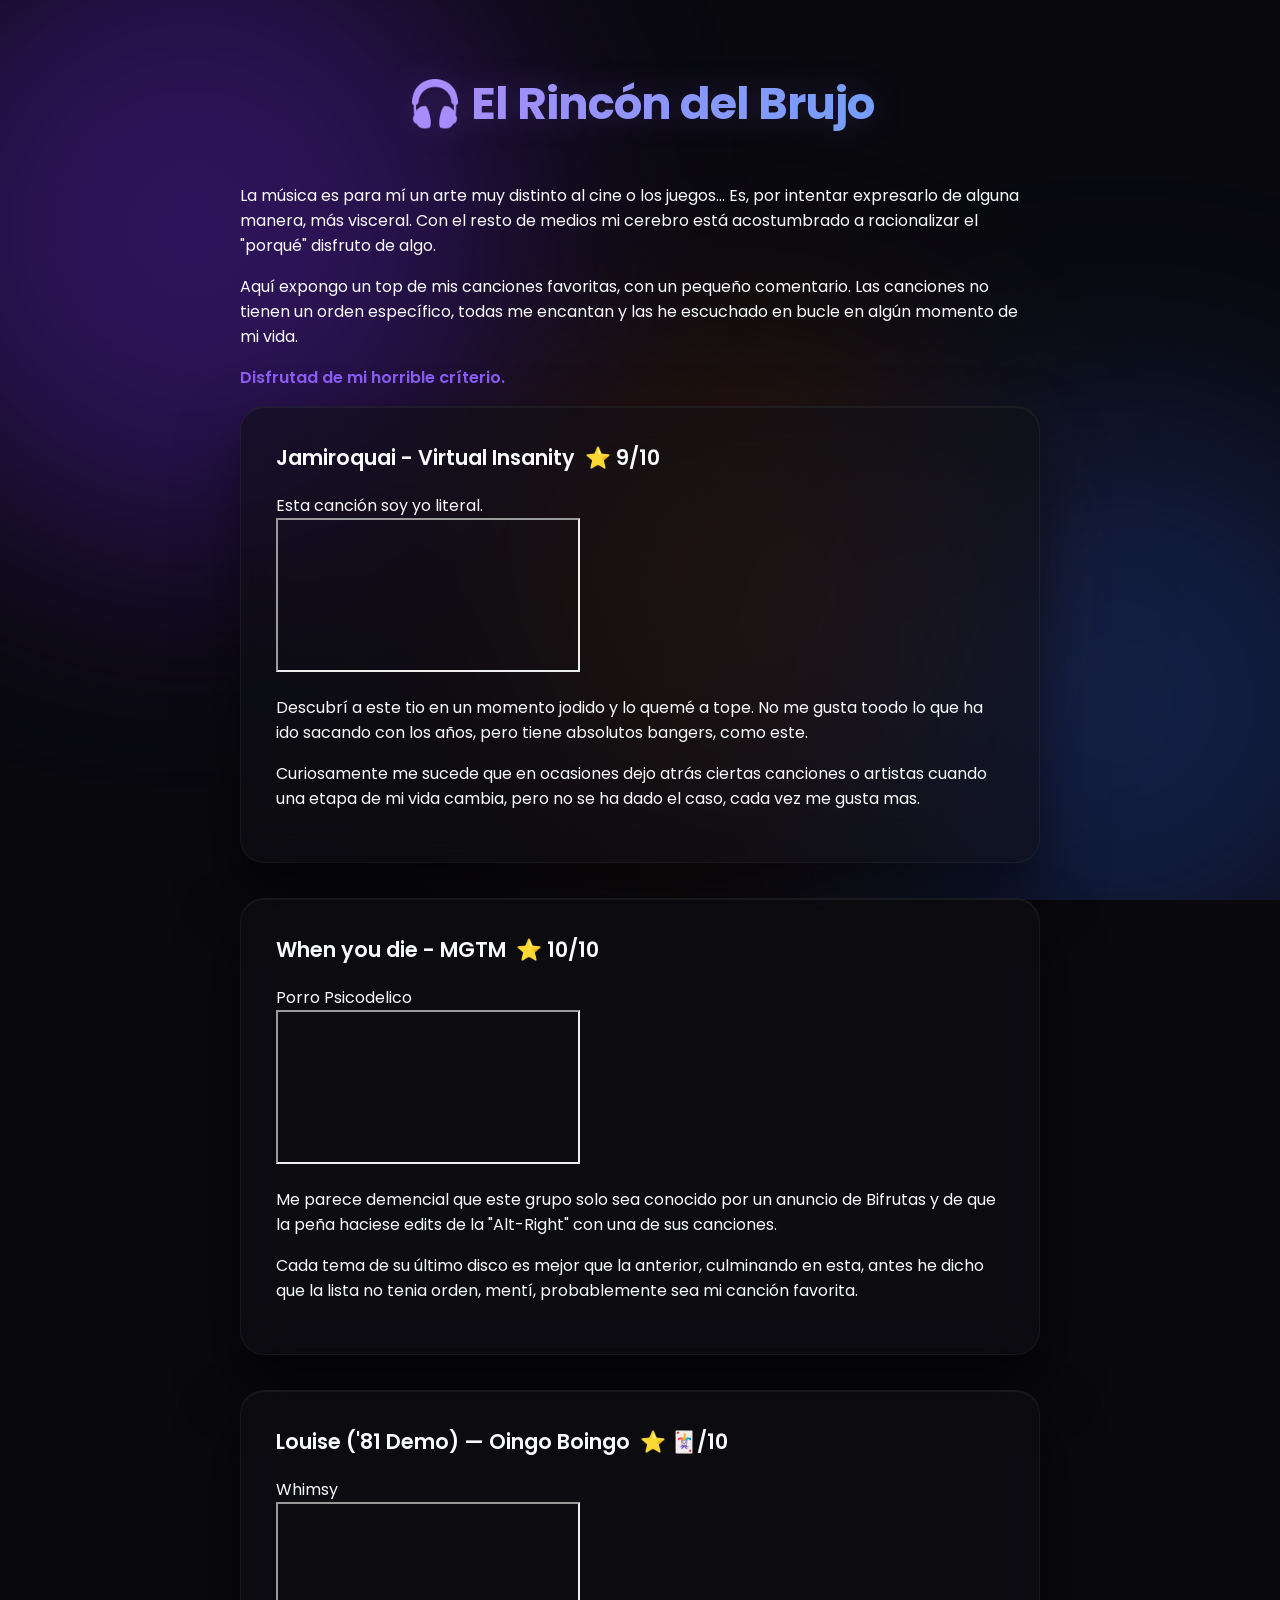
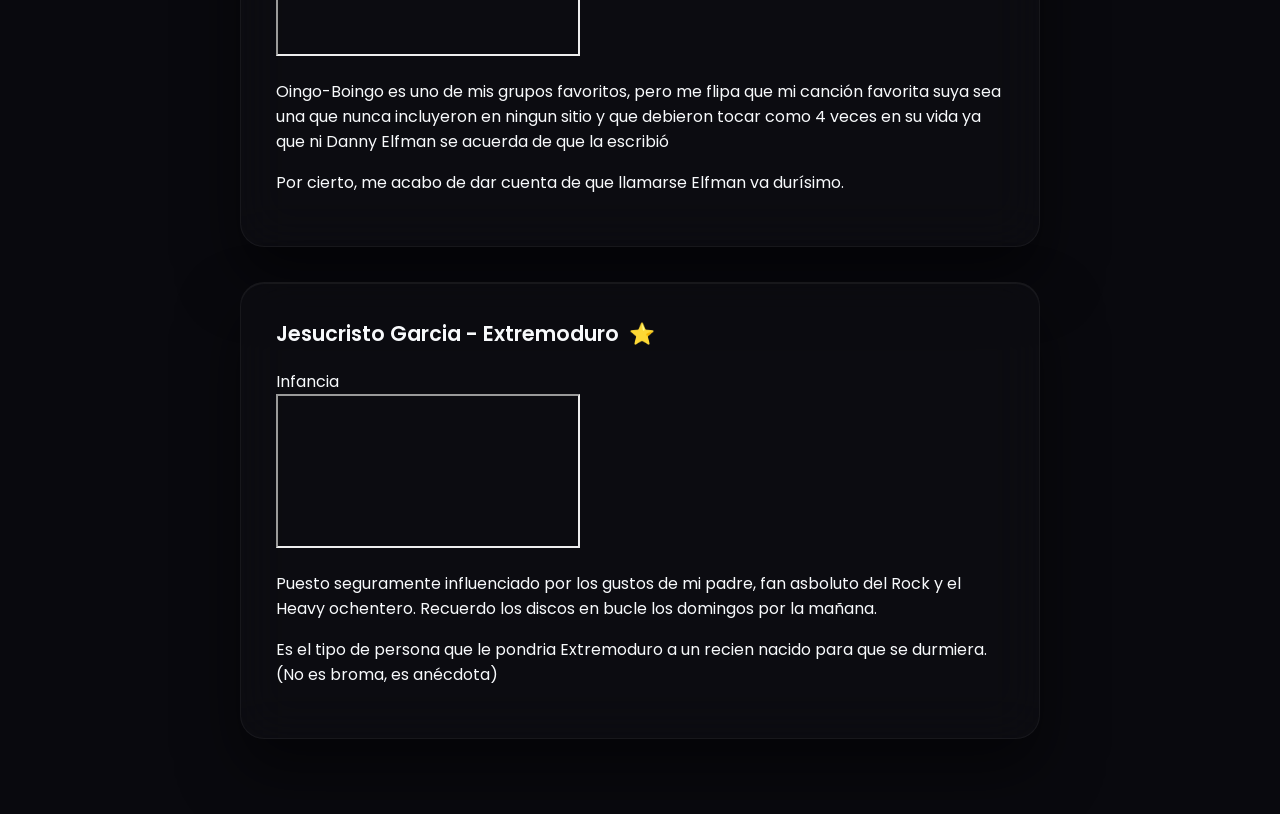
<file: musica.html>
<!DOCTYPE html>
<html lang="es">
<head>
    <meta charset="UTF-8">
    <meta name="viewport" content="width=device-width, initial-scale=1.0">
    <title>El Rincón Musical de Alabaster</title>
    <link rel="stylesheet" href="style.css">
    <link href="https://fonts.googleapis.com/css2?family=Poppins:wght@300;400;600;700;900&display=swap" rel="stylesheet">
</head>
<body class="musica-page">

    <div class="bg-auras">
        <div class="aura aura-1"></div>
        <div class="aura aura-2"></div>
        <div class="aura aura-3"></div>
    </div>
    
    <h1>🎧 El Rincón del Brujo</h1>
    
    <div class="intro-box">
        <p>La música es para mí un arte muy distinto al cine o los juegos... Es, por intentar expresarlo de alguna manera, más visceral. Con el resto de medios mi cerebro está acostumbrado a racionalizar el "porqué" disfruto de algo. </p>
        <p>Aquí expongo un top de mis canciones favoritas, con un pequeño comentario. Las canciones no tienen un orden específico, todas me encantan y las he escuchado en bucle en algún momento de mi vida.</p>
        <p><strong style="color: var(--primary); font-weight: 600;">Disfrutad de mi horrible críterio.</strong></p>
    </div>

    <div class="card">
        <h2>Jamiroquai - Virtual Insanity <span class="puntuacion">⭐ 9/10</span></h2>
        <span class="resena-genero">Esta canción soy yo literal. </span>
        
        <div class="video-wrapper">
            <iframe src="https://www.youtube-nocookie.com/embed/4JkIs37a2JE?" allow="accelerometer; autoplay; clipboard-write; encrypted-media; gyroscope; picture-in-picture" allowfullscreen></iframe>
        </div>
        
        <p class="resena-texto">Descubrí a este tio en un momento jodido y lo quemé a tope. No me gusta toodo lo que ha ido sacando con los años, pero tiene absolutos bangers, como este.</p>
        <p class="resena-texto">Curiosamente me sucede que en ocasiones dejo atrás ciertas canciones o artistas cuando una etapa de mi vida cambia, pero no se ha dado el caso, cada vez me gusta mas. </p>
    </div>

    <div class="card">
        <h2>When you die - MGTM <span class="puntuacion">⭐ 10/10</span></h2>
        <span class="resena-genero">Porro Psicodelico</span>
        
        <div class="video-wrapper">
            <iframe src="https://www.youtube.com/embed/tmozGmGoJuw?si=_S68jVwSJBN-JPK9" allow="accelerometer; autoplay; clipboard-write; encrypted-media; gyroscope; picture-in-picture" allowfullscreen></iframe>
        </div>
        
        <p class="resena-texto">Me parece demencial que este grupo solo sea conocido por un anuncio de Bifrutas y de que la peña haciese edits de la "Alt-Right" con una de sus canciones.</p>
    <p class="resena-texto">Cada tema de su último disco es mejor que la anterior, culminando en esta, antes he dicho que la lista no tenia orden, mentí, probablemente sea mi canción favorita.</p>
    </div>

 <div class="card">
        <h2>Louise ('81 Demo) — Oingo Boingo <span class="puntuacion">⭐ 🃏/10</span></h2>
        <span class="resena-genero">Whimsy</span>
        
        <div class="video-wrapper">
            <iframe src="https://www.youtube.com/embed/n5WQEmz9g74?si=hSgo57glOznLsS1e" allow="accelerometer; autoplay; clipboard-write; encrypted-media; gyroscope; picture-in-picture" allowfullscreen></iframe>
        </div>
        
        <p class="resena-texto">Oingo-Boingo es uno de mis grupos favoritos, pero me flipa que mi canción favorita suya sea una que nunca incluyeron en ningun sitio y que debieron tocar como 4 veces en su vida ya que ni Danny Elfman se acuerda de que la escribió</p>
    <p class="resena-texto">Por cierto, me acabo de dar cuenta de que llamarse Elfman va durísimo.</p>

 </div>
    
     <div class="card">
        <h2>Jesucristo Garcia - Extremoduro<span class="puntuacion">⭐</span></h2>
        <span class="resena-genero">Infancia</span>
        
        <div class="video-wrapper">
            <iframe src="https://www.youtube.com/embed/2DpqV3joVOE?si=yLGpN7BL3kIETMJT" allow="accelerometer; autoplay; clipboard-write; encrypted-media; gyroscope; picture-in-picture" allowfullscreen></iframe>
        </div>
        
        <p class="resena-texto">Puesto seguramente influenciado por los gustos de mi padre, fan asboluto del Rock y el Heavy ochentero. Recuerdo los discos en bucle los domingos por la mañana.</p>
    <p class="resena-texto">Es el tipo de persona que le pondria Extremoduro a un recien nacido para que se durmiera. (No es broma, es anécdota) </p>
    </div>
</body>
</html>
</file>
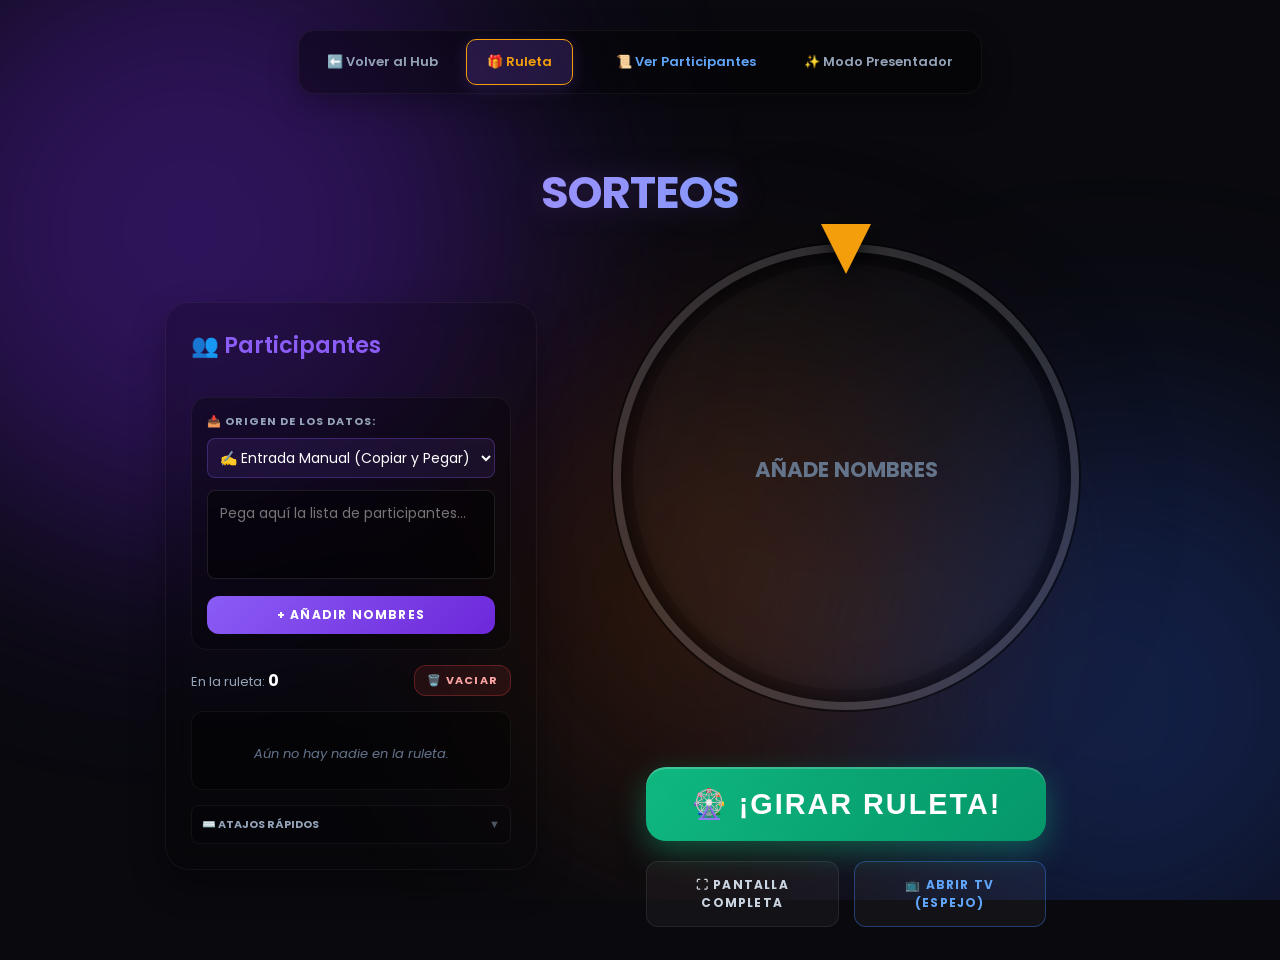
<file: sorteos.html>
<!DOCTYPE html>
<html lang="es">
<head>
    <meta charset="UTF-8">
    <meta name="viewport" content="width=device-width, initial-scale=1.0">
    <title>Panda Tools - Sorteos Premium</title>
    <link rel="stylesheet" href="style.css">
    <link href="https://fonts.googleapis.com/css2?family=Poppins:wght@300;400;600;700;900&display=swap" rel="stylesheet">
    <style>
        /* =========================================
           LAYOUT Y MODO PRESENTADOR / TV
           ========================================= */
        body { overflow: hidden; background-color: var(--bg-dark); }
        
        .layout-grid { 
            display: flex; flex-wrap: wrap; gap: 40px; margin-top: 2vh; 
            align-items: center; height: 75vh; transition: all 0.5s ease;
        }
        
        .panel-nombres { 
            flex: 1; min-width: 320px; max-width: 400px; display: flex; flex-direction: column; gap: 15px; 
            background: rgba(0, 0, 0, 0.2); border: 1px solid rgba(255, 255, 255, 0.05);
            backdrop-filter: blur(12px); border-radius: 24px; padding: 25px;
            box-shadow: 0 15px 35px rgba(0,0,0,0.3); transition: all 0.4s ease;
        }

        .panel-ruleta { 
            flex: 2; min-width: 400px; display: flex; flex-direction: column; 
            align-items: center; justify-content: center; position: relative; 
            transition: all 0.5s cubic-bezier(0.175, 0.885, 0.32, 1.275);
        }        

        /* MODO PRESENTADOR Y TV */
        body.presenter-mode .panel-nombres { 
            opacity: 0; transform: translateX(-50px); pointer-events: none; 
            position: absolute; visibility: hidden; 
        }
        body.presenter-mode .panel-ruleta { flex: 1; transform: scale(1.1); }
        
        /* Arreglo del hueco invisible */
        body.modo-tv h1 { display: none !important; }
        body.presenter-mode h1 { opacity: 0; height: 0; margin: 0; overflow: hidden; }

        body.modo-tv .panel-nombres, body.modo-tv .btn-ruleta-actions { display: none !important; }
        body.modo-tv .layout-grid { margin: 0; padding: 0; height: 100vh; display: flex; align-items: center; justify-content: center; }
        body.modo-tv .panel-ruleta { transform: translateY(-3vh); } /* Compensación visual para el puntero */

        /* Auto-Hide Menú Superior */
        .top-hover-zone { position: fixed; top: 0; left: 0; width: 100%; height: 60px; z-index: 9999; display: none; }
        body.modo-tv .top-hover-zone, body.presenter-mode .top-hover-zone { display: block; }

        body.modo-tv .tabs-nav, body.presenter-mode .tabs-nav {
            position: fixed; top: -100px; left: 50%; transform: translateX(-50%);
            display: flex !important; z-index: 10000; opacity: 0; transition: all 0.3s ease;
            background: rgba(0, 0, 0, 0.85); border: 1px solid rgba(255,255,255,0.1); padding: 10px 15px;
            border-radius: 20px; box-shadow: 0 15px 30px rgba(0,0,0,0.5); backdrop-filter: blur(10px);
        }

        body.modo-tv .top-hover-zone:hover + .tabs-nav, body.modo-tv .tabs-nav:hover,
        body.presenter-mode .top-hover-zone:hover + .tabs-nav, body.presenter-mode .tabs-nav:hover {
            top: 20px; opacity: 1;
        }

        /* =========================================
           ESTÉTICA DE LA RULETA
           ========================================= */
        .ruleta-container { 
            position: relative; width: max-content; margin: 0 auto; 
            filter: drop-shadow(0 25px 50px rgba(0,0,0,0.6)); 
        }
        
        .puntero {
            position: absolute; top: -20px; left: 50%; transform: translateX(-50%);
            width: 0; height: 0;
            border-left: 25px solid transparent; border-right: 25px solid transparent; border-top: 50px solid var(--accent);
            filter: drop-shadow(0 8px 10px rgba(0,0,0,0.6)); z-index: 10;
        }
        body.modo-tv .puntero { border-left: 35px solid transparent; border-right: 35px solid transparent; border-top: 70px solid var(--accent); top: -30px; }

        canvas#ruleta { 
            border-radius: 50%; border: 8px solid rgba(255, 255, 255, 0.15); 
            box-shadow: inset 0 0 30px rgba(0,0,0,0.8), 0 0 0 2px rgba(0,0,0,0.5); 
        }
        body.modo-tv canvas#ruleta { border-width: 12px; }
        
        /* Botón Épico de Girar */
        .btn-girar-gigante {
            background: linear-gradient(135deg, #10b981, #059669);
            color: white; border: none; border-radius: 20px;
            font-size: 1.8rem; font-weight: 900; letter-spacing: 2px;
            padding: 20px 40px; cursor: pointer; text-transform: uppercase;
            box-shadow: 0 10px 30px rgba(16, 185, 129, 0.4), inset 0 2px 0 rgba(255,255,255,0.2);
            transition: all 0.3s cubic-bezier(0.175, 0.885, 0.32, 1.275);
            animation: pulse-glow 2s infinite; margin-top: 30px; width: 100%; max-width: 400px;
        }

        .btn-girar-gigante:hover { transform: translateY(-5px) scale(1.05); box-shadow: 0 15px 40px rgba(16, 185, 129, 0.6); }
        .btn-girar-gigante:active { transform: translateY(2px) scale(0.98); }

        @keyframes pulse-glow {
            0% { box-shadow: 0 0 0 0 rgba(16, 185, 129, 0.7); }
            70% { box-shadow: 0 0 0 25px rgba(16, 185, 129, 0); }
            100% { box-shadow: 0 0 0 0 rgba(16, 185, 129, 0); }
        }

        /* =========================================
           WIDGETS INTERNOS Y MODALES
           ========================================= */
        .lista-participantes { 
            max-height: 220px; overflow-y: auto; background: rgba(0,0,0,0.4); 
            border-radius: 12px; padding: 12px; border: 1px solid rgba(255,255,255,0.05); 
        }
        .participante-item { 
            display: inline-flex; align-items: center; gap: 8px; 
            background: rgba(139, 92, 246, 0.15); border: 1px solid rgba(139, 92, 246, 0.3); 
            padding: 6px 14px; border-radius: 20px; font-size: 13px; margin: 4px; color: #e2e8f0; 
            transition: all 0.2s;
        }
        .participante-item:hover { background: rgba(139, 92, 246, 0.3); border-color: var(--primary); }

        #confeti-canvas { position: fixed; top: 0; left: 0; width: 100vw; height: 100vh; pointer-events: none; z-index: 999999; }
        
        /* MODAL GANADOR PREMIUM */
        .modal-ganador-premium {
            background: linear-gradient(145deg, #1e1e28, #0f0f15);
            border: 2px solid var(--accent);
            box-shadow: 0 0 80px rgba(245, 158, 11, 0.3), inset 0 0 40px rgba(245, 158, 11, 0.1);
            border-radius: 30px; padding: 50px 40px; text-align: center;
            animation: popIn 0.6s cubic-bezier(0.175, 0.885, 0.32, 1.275) forwards;
            transform: scale(0);
        }

        .ganador-nombre { 
            font-size: 4.5rem; font-weight: 900; 
            background: linear-gradient(to bottom, #fffbeb, #f59e0b); 
            -webkit-background-clip: text; -webkit-text-fill-color: transparent; 
            text-align: center; margin: 15px 0 30px 0; 
            filter: drop-shadow(0 10px 15px rgba(0,0,0,0.5));
        }

        @keyframes popIn { 0% { transform: scale(0.5); opacity: 0; } 100% { transform: scale(1); opacity: 1; } }

        /* ITEM LISTA MODAL PARTICIPANTES */
        .modal-lista-item {
            background: rgba(255,255,255,0.05); padding: 10px 20px; border-radius: 12px; 
            border: 1px solid rgba(255,255,255,0.1); color: white; font-weight: 600; font-size: 14px;
        }
    </style>
</head>
<body>

    <div class="bg-auras">
        <div class="aura aura-1"></div>
        <div class="aura aura-2"></div>
        <div class="aura aura-3"></div>
    </div>
    <canvas id="confeti-canvas"></canvas>

    <!-- ZONA INVISIBLE DE ACTIVACIÓN DE MENÚ (Para Modo TV y Presentador) -->
    <div class="top-hover-zone"></div>
    
    <div class="tabs-nav">
        <button class="tab-btn" onclick="window.close()">⬅️ Volver al Hub</button>
        <button class="tab-btn active" style="border-color: var(--accent); color: var(--accent);">🎁 Ruleta</button>
        
        <button class="tab-btn" onclick="mostrarListaModal()" style="border-color: rgba(59, 130, 246, 0.4); color: #60a5fa; margin-left: 15px;">📜 Ver Participantes</button>

        <button class="tab-btn" id="btn-presentador" onclick="togglePresenterMode()" style="margin-left: auto; border-color: rgba(255,255,255,0.2);">✨ Modo Presentador</button>
    </div>

    <h1 style="margin-bottom: 0;">SORTEOS</h1>

    <div class="layout-grid">
        
        <!-- PANEL DE NOMBRES ESTILO DASHBOARD -->
        <div class="panel-nombres">
            <h2 style="color: var(--primary); margin-top: 0; font-size: 1.4rem;">👥 Participantes</h2>
            
            <div style="background: rgba(0,0,0,0.3); border: 1px solid rgba(255, 255, 255, 0.05); padding: 15px; border-radius: 16px;">
                <label style="font-size: 11px; color: var(--text-muted); font-weight: 700; text-transform: uppercase; letter-spacing: 1px; display: block; margin-bottom: 8px;">📥 Origen de los datos:</label>
                
                <select id="fuente-importacion" onchange="cambiarFuenteImportacion()" style="width: 100%; box-sizing: border-box; margin-bottom: 12px; background: rgba(139, 92, 246, 0.1); border: 1px solid rgba(139, 92, 246, 0.3); color: white; border-radius: 8px; padding: 8px; outline: none;">
                    <option value="manual">✍️ Entrada Manual (Copiar y Pegar)</option>
                    <option value="commander">🐉 Liga MTG Commander</option>
                </select>

                <div id="bloque-manual">
                    <textarea id="input-nombres" placeholder="Pega aquí la lista de participantes..." rows="3" style="width: 100%; box-sizing: border-box; padding: 12px; background: rgba(0,0,0,0.5); color: white; border: 1px solid rgba(255,255,255,0.1); border-radius: 8px; font-family: inherit; resize: none; margin-bottom: 10px; outline: none;"></textarea>
                    <button class="btn-primary btn-purple" style="width: 100%; padding: 10px;" onclick="agregarParticipantes()">+ Añadir Nombres</button>
                </div>

                <div id="bloque-commander" style="display: none;">
                    <select id="jornada-commander" style="width: 100%; box-sizing: border-box; margin-bottom: 10px; padding: 8px; border-radius: 8px; background: rgba(0,0,0,0.5); color: white; border: 1px solid rgba(255,255,255,0.1); outline: none;">
                        <option value="">-- Selecciona una Jornada --</option>
                    </select>
                    <button class="btn-primary" style="width: 100%; padding: 10px; background: var(--secondary);" onclick="importarDeCommander()">📥 Extraer Jugadores</button>
                </div>
            </div>

            <div style="display: flex; gap: 10px; align-items: center; justify-content: space-between;">
                <p style="font-size: 13px; color: var(--text-muted); margin: 0;">En la ruleta: <strong id="contador-participantes" style="color: white; font-size: 16px;">0</strong></p>
                <button class="btn-secondary" style="padding: 6px 12px; font-size: 11px; color: #fca5a5; border-color: rgba(239, 68, 68, 0.3); background: rgba(239, 68, 68, 0.1);" onclick="limpiarParticipantes()">🗑️ Vaciar</button>
            </div>
            
            <div class="lista-participantes" id="contenedor-participantes"></div>
            
            <details style="background: rgba(0,0,0,0.2); border-radius: 8px; border: 1px solid rgba(255,255,255,0.05);">
                <summary style="padding: 10px; font-size: 11px; color: #94a3b8; text-transform: uppercase; font-weight: 700; cursor: pointer; display: flex; justify-content: space-between; outline: none; user-select: none;">
                    <span>⌨️ Atajos Rápidos</span> <span style="opacity: 0.5;">▼</span>
                </summary>
                <div style="padding: 0 10px 10px 10px; display: grid; grid-template-columns: 1fr 1fr; gap: 5px; font-size: 11px; color: #cbd5e1;">
                    <div><strong style="color: var(--primary);">[Espacio]</strong> Girar / Aceptar</div>
                    <div><strong style="color: var(--danger);">[Supr]</strong> Vaciar / Retirar</div>
                    <div><strong style="color: var(--primary);">[L]</strong> Ver lista apuntados</div>
                    <div><strong style="color: var(--primary);">[P]</strong> Modo Presentador</div>
                    <div><strong style="color: var(--primary);">[F]</strong> Fullscreen</div>
                    <div><strong style="color: var(--primary);">[T]</strong> Proyectar TV</div>
                </div>
            </details>
        </div>

        <!-- PANEL DE LA RULETA -->
        <div class="panel-ruleta">
            <div class="ruleta-container">
                <div class="puntero"></div>
                <canvas id="ruleta"></canvas>
            </div>
            
            <div class="btn-ruleta-actions" style="display: flex; flex-direction: column; align-items: center; width: 100%; margin-top: 20px;">
                <button class="btn-girar-gigante" id="btn-girar" onclick="girarRuleta(); this.blur()">
                    🎡 ¡GIRAR RULETA!
                </button>
                
                <div style="display: flex; gap: 15px; margin-top: 20px; width: 100%; max-width: 400px;">
                    <button class="btn-secondary" style="flex: 1;" onclick="toggleFullscreen(); this.blur()">⛶ Pantalla Completa</button>
                    <button class="btn-secondary" style="flex: 1; border-color: rgba(59, 130, 246, 0.4); color: #60a5fa;" onclick="abrirRuletaTV(); this.blur()">📺 Abrir TV (Espejo)</button>
                </div>
            </div>
        </div>
    </div>

    <!-- MODAL LISTA DE PARTICIPANTES -->
    <div id="modal-lista" class="modal-overlay" style="display: none; backdrop-filter: blur(8px); background: rgba(0,0,0,0.85); z-index: 100000;">
        <div class="modal-card" style="max-width: 700px; max-height: 85vh; display: flex; flex-direction: column; background: #0f0f15; border: 1px solid rgba(255,255,255,0.1);">
            <h3 style="margin-top: 0; color: var(--primary); text-transform: uppercase; letter-spacing: 2px; text-align: center; border-bottom: 1px solid rgba(255,255,255,0.1); padding-bottom: 15px;">
                📜 Participantes Apuntados (<span id="modal-lista-count">0</span>)
            </h3>
            <div id="modal-lista-content" style="overflow-y: auto; display: flex; flex-wrap: wrap; gap: 12px; padding: 15px 0; justify-content: center;">
                <!-- Se rellena por JS -->
            </div>
            <button class="btn-secondary" style="margin-top: 15px; width: 100%; padding: 15px; font-size: 1.1rem;" onclick="cerrarListaModal()">Cerrar Lista</button>
        </div>
    </div>

    <!-- MODAL GANADOR PREMIUM -->
    <div id="modal-overlay" class="modal-overlay" style="display: none; backdrop-filter: blur(8px); background: rgba(0,0,0,0.85); z-index: 100000;">
        <div class="modal-card modal-ganador-premium">
            <h3 style="margin-top: 0; color: var(--accent); text-transform: uppercase; letter-spacing: 4px; font-size: 1.2rem;">✨ ¡El ganador es! ✨</h3>
            <div id="nombre-ganador" class="ganador-nombre">NOMBRE</div>
            
            <div style="display: flex; gap: 15px; margin-top: 10px;">
                <button class="btn-primary" style="flex: 1; background: var(--success); font-size: 1.1rem; padding: 15px;" onclick="cerrarModalGanador()">🎉 Aceptar</button>
                <button class="btn-primary btn-danger" style="flex: 1; font-size: 1.1rem; padding: 15px;" onclick="eliminarGanador()" title="Retira a este jugador para que no le vuelva a tocar">🗑️ Retirar Jugador</button>
            </div>
        </div>
    </div>

    <!-- SCRIPT -->
    <script>
        const paletaColores = ['#8b5cf6', '#3b82f6', '#10b981', '#f59e0b', '#ef4444', '#ec4899'];
        
        let participantes = JSON.parse(localStorage.getItem('panda_sorteos_nombres')) || [];
        let anguloActual = 0;
        let girando = false;
        let ultimoGanadorIndex = -1;
        let presenterMode = false;

        const canvas = document.getElementById('ruleta');
        const isTV = new URLSearchParams(window.location.search).get('tv') === 'true';

        function ajustarCanvas() {
            if (isTV) {
                document.body.classList.add('modo-tv');
                canvas.width = window.innerHeight * 0.75; 
                canvas.height = window.innerHeight * 0.75;
            } else if (presenterMode) {
                canvas.width = window.innerHeight * 0.65; 
                canvas.height = window.innerHeight * 0.65;
            } else {
                canvas.width = 450; 
                canvas.height = 450;
            }
            dibujarRuleta();
        }

        const ctx = canvas.getContext('2d');
        
        function togglePresenterMode() {
            presenterMode = !presenterMode;
            if (presenterMode) {
                document.body.classList.add('presenter-mode');
                document.getElementById('btn-presentador').style.background = 'rgba(255,255,255,0.2)';
                document.getElementById('btn-presentador').innerText = '❌ Salir Modo Presentador';
            } else {
                document.body.classList.remove('presenter-mode');
                document.getElementById('btn-presentador').style.background = 'transparent';
                document.getElementById('btn-presentador').innerText = '✨ Modo Presentador';
            }
            setTimeout(ajustarCanvas, 400); 
        }

        function cambiarFuenteImportacion() {
            const fuente = document.getElementById('fuente-importacion').value;
            document.getElementById('bloque-manual').style.display = 'none';
            document.getElementById('bloque-commander').style.display = 'none';

            if (fuente === 'manual') document.getElementById('bloque-manual').style.display = 'block';
            else if (fuente === 'commander') { document.getElementById('bloque-commander').style.display = 'block'; cargarJornadasCommander(); }
        }

        function cargarJornadasCommander() {
            const historial = JSON.parse(localStorage.getItem('commander_historial')) || [];
            const selectJornada = document.getElementById('jornada-commander');
            
            if (historial.length === 0) { selectJornada.innerHTML = '<option value="">No hay torneos registrados aún</option>'; return; }

            let fechasUnicas = new Set();
            historial.forEach(h => fechasUnicas.add(h.fecha.split(',')[0].trim()));
            let jornadasOrdenadas = Array.from(fechasUnicas).sort((a, b) => {
                let numA = a.match(/\d+/) ? parseInt(a.match(/\d+/)[0]) : NaN;
                let numB = b.match(/\d+/) ? parseInt(b.match(/\d+/)[0]) : NaN;
                if (!isNaN(numA) && !isNaN(numB)) return numA - numB;
                return a.localeCompare(b);
            });

            selectJornada.innerHTML = '<option value="">-- Elige la Jornada a importar --</option>';
            jornadasOrdenadas.forEach(fecha => { selectJornada.innerHTML += `<option value="${fecha}">📅 ${fecha}</option>`; });
        }

        function importarDeCommander() {
            const jornadaSeleccionada = document.getElementById('jornada-commander').value;
            if (!jornadaSeleccionada) { alert("Por favor, selecciona una jornada primero."); return; }

            const historial = JSON.parse(localStorage.getItem('commander_historial')) || [];
            let jugadoresEnJornada = new Set();

            historial.forEach(h => {
                let fecha = h.fecha.split(',')[0].trim();
                if (fecha === jornadaSeleccionada) h.resultados.forEach(r => jugadoresEnJornada.add(r.nombre));
            });

            let añadidos = 0;
            jugadoresEnJornada.forEach(nombre => { if (!participantes.includes(nombre)) { participantes.push(nombre); añadidos++; } });

            if (añadidos > 0) {
                guardarNombres();
                const btn = document.querySelector('#bloque-commander button');
                const textoOriginal = btn.innerHTML;
                btn.innerHTML = `✅ ¡${añadidos} Añadidos!`; btn.style.background = 'var(--success)';
                setTimeout(() => { btn.innerHTML = textoOriginal; btn.style.background = 'var(--secondary)'; }, 2500);
            } else { alert(`Todos los asistentes ya estaban en la ruleta.`); }
        }

        window.addEventListener('storage', (e) => {
            if (e.key === 'panda_sorteos_nombres') { participantes = JSON.parse(e.newValue) || []; actualizarUI(); dibujarRuleta(); }
            if (e.key === 'panda_sorteos_giro' && isTV) { const datos = JSON.parse(e.newValue); ejecutarGiroMatematico(datos.d, datos.g); }
        });

        document.addEventListener('keydown', function(e) {
            const modalGanadorAbierto = document.getElementById('modal-overlay').style.display === 'flex';
            const modalListaAbierto = document.getElementById('modal-lista').style.display === 'flex';

            if (e.target.tagName === 'TEXTAREA' || e.target.tagName === 'INPUT') {
                if (e.ctrlKey && e.code === 'Enter') { e.preventDefault(); agregarParticipantes(); e.target.blur(); }
                return;
            }

            switch(e.code) {
                case 'Space':
                case 'Enter':
                    e.preventDefault();
                    if (modalListaAbierto) cerrarListaModal();
                    else if (modalGanadorAbierto) cerrarModalGanador(); 
                    else girarRuleta(); 
                    break;
                case 'Delete':
                case 'Backspace':
                    e.preventDefault();
                    if (modalGanadorAbierto) eliminarGanador(); 
                    else if (!modalListaAbierto) limpiarParticipantes(); 
                    break;
                case 'KeyF': e.preventDefault(); toggleFullscreen(); break;
                case 'KeyT': e.preventDefault(); abrirRuletaTV(); break;
                case 'KeyP': e.preventDefault(); togglePresenterMode(); break;
                case 'KeyL': 
                    e.preventDefault(); 
                    if (modalListaAbierto) cerrarListaModal();
                    else mostrarListaModal();
                    break;
            }
        });

        function toggleFullscreen() {
            if (!document.fullscreenElement) { document.documentElement.requestFullscreen().then(() => { setTimeout(ajustarCanvas, 200); }); } 
            else if (document.exitFullscreen) { document.exitFullscreen().then(() => { setTimeout(ajustarCanvas, 200); }); }
        }
        window.addEventListener('resize', ajustarCanvas);

        function abrirRuletaTV() { window.open('sorteos.html?tv=true', 'PandaRuletaTV'); }

        function guardarNombres() { localStorage.setItem('panda_sorteos_nombres', JSON.stringify(participantes)); actualizarUI(); dibujarRuleta(); }

        function agregarParticipantes() {
            const texto = document.getElementById('input-nombres').value;
            if (!texto.trim()) return;
            const nombresBrutos = texto.split(/[\n,]/);
            nombresBrutos.forEach(n => {
                let nombre = n.replace(/^[\d.)\-*•\s\u2060]+/, '').trim();
                nombre = nombre.replace(/[.\s]+$/, '').trim();
                if (nombre !== "" && !participantes.includes(nombre)) participantes.push(nombre);
            });
            document.getElementById('input-nombres').value = ''; guardarNombres();
        }

        function limpiarParticipantes() { if(confirm("¿Seguro que quieres vaciar la ruleta?")) { participantes = []; guardarNombres(); } }
        function borrarParticipante(index) { participantes.splice(index, 1); guardarNombres(); }
        function eliminarGanador() { if (ultimoGanadorIndex !== -1) { participantes.splice(ultimoGanadorIndex, 1); guardarNombres(); cerrarModalGanador(); } }

        function actualizarUI() {
            if (isTV) return; 
            document.getElementById('contador-participantes').innerText = participantes.length;
            const contenedor = document.getElementById('contenedor-participantes');
            if (participantes.length === 0) {
                contenedor.innerHTML = '<p style="color:#64748b; font-style:italic; font-size: 13px; text-align: center; margin-top: 20px;">Aún no hay nadie en la ruleta.</p>';
            } else {
                contenedor.innerHTML = participantes.map((p, index) => 
                    `<span class="participante-item">${p} <b style="cursor: pointer; color: #fca5a5; opacity: 0.5; margin-left: 5px; font-size: 10px;" onclick="borrarParticipante(${index})" onmouseover="this.style.opacity='1'" onmouseout="this.style.opacity='0.5'">✖</b></span>`
                ).join('');
            }
        }

        function mostrarListaModal() {
            const countEl = document.getElementById('modal-lista-count');
            const contentEl = document.getElementById('modal-lista-content');
            countEl.innerText = participantes.length;
            
            if (participantes.length === 0) {
                contentEl.innerHTML = '<p style="color:#94a3b8; font-size: 1.2rem; margin: 30px 0;">La ruleta está vacía.</p>';
            } else {
                const ordenados = [...participantes].sort((a, b) => a.localeCompare(b));
                contentEl.innerHTML = ordenados.map(p => `<span class="modal-lista-item">${p}</span>`).join('');
            }
            
            document.getElementById('modal-lista').style.display = 'flex';
        }

        function cerrarListaModal() { document.getElementById('modal-lista').style.display = 'none'; }

        function dibujarRuleta() {
            const centerX = canvas.width / 2; const centerY = canvas.height / 2; const radius = centerX - 12;
            ctx.clearRect(0, 0, canvas.width, canvas.height);
            
            if (participantes.length === 0) {
                ctx.beginPath(); ctx.arc(centerX, centerY, radius, 0, 2 * Math.PI);
                ctx.fillStyle = 'rgba(255,255,255,0.02)'; ctx.fill();
                ctx.fillStyle = '#64748b'; ctx.font = `bold ${Math.max(16, radius * 0.1)}px Poppins`;
                ctx.textAlign = 'center'; ctx.fillText('AÑADE NOMBRES', centerX, centerY); return;
            }
            
            const arco = (2 * Math.PI) / participantes.length;
            const sizeTexto = Math.max(14, radius * 0.085);

            participantes.forEach((participante, i) => {
                const anguloInicio = anguloActual + i * arco;
                const anguloFin = anguloInicio + arco;
                ctx.beginPath(); ctx.moveTo(centerX, centerY); ctx.arc(centerX, centerY, radius, anguloInicio, anguloFin);
                ctx.fillStyle = paletaColores[i % paletaColores.length]; ctx.fill(); 
                ctx.strokeRect = 'rgba(0,0,0,0.4)'; ctx.lineWidth = 1; ctx.stroke();

                ctx.save(); ctx.translate(centerX, centerY); ctx.rotate(anguloInicio + arco / 2);
                ctx.textAlign = 'right'; ctx.fillStyle = '#ffffff'; ctx.font = `bold ${sizeTexto}px Poppins`;
                ctx.shadowColor = 'rgba(0,0,0,0.6)'; ctx.shadowBlur = 6;
                ctx.fillText(participante, radius - (radius * 0.12), sizeTexto/3); ctx.restore();
            });
            
            ctx.beginPath(); ctx.arc(centerX, centerY, radius * 0.1, 0, 2 * Math.PI);
            ctx.fillStyle = '#0f0f15'; ctx.fill(); ctx.lineWidth = 5; ctx.strokeStyle = 'rgba(255,255,255,0.2)'; ctx.stroke();
        }

        function girarRuleta() {
            if (girando || participantes.length < 2) return;
            const duracion = 4000 + Math.random() * 2000; 
            const girosExtra = 4 + Math.random() * 3; 

            if (!isTV) localStorage.setItem('panda_sorteos_giro', JSON.stringify({ d: duracion, g: girosExtra, ts: Date.now() }));
            ejecutarGiroMatematico(duracion, girosExtra);
        }

        function ejecutarGiroMatematico(duracion, girosExtra) {
            girando = true;
            const anguloInicial = anguloActual; 
            const anguloObjetivo = anguloInicial + (girosExtra * 2 * Math.PI);
            const inicioTiempo = performance.now();

            function animar(tiempoActual) {
                const tiempoTranscurrido = tiempoActual - inicioTiempo;
                let progreso = tiempoTranscurrido / duracion;

                if (progreso >= 1) { anguloActual = anguloObjetivo; dibujarRuleta(); finalizarGiro(); return; }
                const easing = 1 - Math.pow(1 - progreso, 3.5); 
                anguloActual = anguloInicial + (anguloObjetivo - anguloInicial) * easing;
                dibujarRuleta(); requestAnimationFrame(animar);
            }
            requestAnimationFrame(animar);
        }

        function finalizarGiro() {
            girando = false;
            const arco = (2 * Math.PI) / participantes.length;
            const offsetPuntero = Math.PI / 2; 
            let anguloFinalNormalizado = anguloActual % (2 * Math.PI);
            if (anguloFinalNormalizado < 0) anguloFinalNormalizado += 2 * Math.PI;
            
            let indiceGanador = Math.floor((2 * Math.PI - (anguloFinalNormalizado + offsetPuntero) % (2 * Math.PI)) / arco) % participantes.length;
            if (indiceGanador < 0) indiceGanador += participantes.length;

            ultimoGanadorIndex = indiceGanador;
            document.getElementById('nombre-ganador').innerText = participantes[indiceGanador];
            document.getElementById('modal-overlay').style.display = 'flex';
            dispararConfeti();
        }

        function cerrarModalGanador() { document.getElementById('modal-overlay').style.display = 'none'; }

        const confetiCanvas = document.getElementById('confeti-canvas');
        const confetiCtx = confetiCanvas.getContext('2d');
        let particulas = []; let confetiAnimacionId;

        function resizeConfetiCanvas() { confetiCanvas.width = window.innerWidth; confetiCanvas.height = window.innerHeight; }
        window.addEventListener('resize', resizeConfetiCanvas); resizeConfetiCanvas();

        function dispararConfeti() {
            particulas = [];
            for (let i = 0; i < 200; i++) { 
                particulas.push({
                    x: confetiCanvas.width / 2, y: confetiCanvas.height / 2 + 100, r: Math.random() * 8 + 4,
                    dx: Math.random() * 25 - 12.5, dy: Math.random() * -20 - 5, color: paletaColores[Math.floor(Math.random() * paletaColores.length)],
                    tilt: Math.floor(Math.random() * 10) - 10, tiltAngleInc: (Math.random() * 0.07) + 0.05, tiltAngle: 0
                });
            }
            if (!confetiAnimacionId) renderConfeti();
        }

        function renderConfeti() {
            confetiCtx.clearRect(0, 0, confetiCanvas.width, confetiCanvas.height);
            let particulasActivas = false;
            particulas.forEach((p) => {
                p.tiltAngle += p.tiltAngleInc; p.y += (Math.cos(p.tiltAngle) + 1 + p.r / 2) / 2;
                p.x += Math.sin(p.tiltAngle) * 2; p.dy += 0.2; p.y += p.dy; p.x += p.dx;
                if (p.y <= confetiCanvas.height) particulasActivas = true;
                confetiCtx.beginPath(); confetiCtx.lineWidth = p.r; confetiCtx.strokeStyle = p.color;
                confetiCtx.moveTo(p.x + p.tilt + p.r, p.y); confetiCtx.lineTo(p.x + p.tilt, p.y + p.tilt + p.r); confetiCtx.stroke();
            });
            if (particulasActivas) { confetiAnimacionId = requestAnimationFrame(renderConfeti); } 
            else { cancelAnimationFrame(confetiAnimacionId); confetiAnimacionId = null; confetiCtx.clearRect(0, 0, confetiCanvas.width, confetiCanvas.height); }
        }

        ajustarCanvas();
        actualizarUI();
    </script>
</body>
</html>
</file>
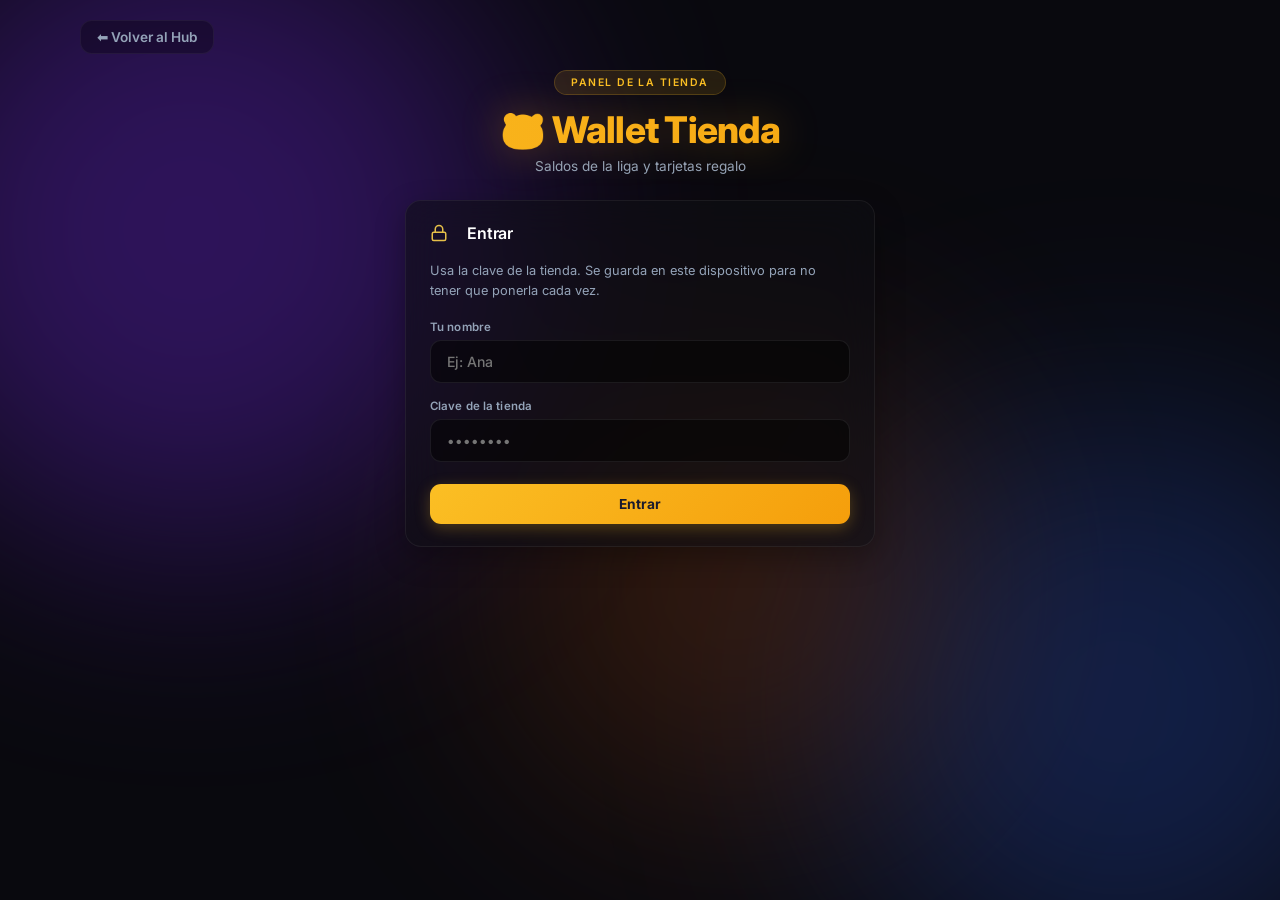
<file: wallet-tienda.html>
<!DOCTYPE html>
<html lang="es" class="pulido">
<head>
    <meta charset="UTF-8">
    <meta name="viewport" content="width=device-width, initial-scale=1.0">
    <title>🐼 Wallet Tienda</title>
    <link href="https://fonts.googleapis.com/css2?family=Poppins:wght@300;400;600;700;900&display=swap" rel="stylesheet">
    <link href="https://fonts.googleapis.com/css2?family=Inter:wght@400;500;600;700;800&display=swap" rel="stylesheet">
    <link rel="stylesheet" href="style.css">
    <style>
        body {
            display: flex; flex-direction: column; align-items: center;
            min-height: 100vh; margin: 0; padding: 20px 16px 80px;
            max-width: 100%; overflow-x: hidden;
            background-color: var(--bg-dark); box-sizing: border-box;
        }
        .shop { width: 100%; max-width: 860px; }

        /* HEADER */
        .shop-header { text-align: center; margin-bottom: 26px; animation: fadeDown 0.6s ease-out backwards; }
        .shop-badge {
            display: inline-block; background: rgba(251, 191, 36, 0.12); color: #fbbf24;
            padding: 5px 16px; border-radius: 20px; font-size: 0.65rem; font-weight: 700;
            letter-spacing: 2px; text-transform: uppercase; margin-bottom: 12px;
            border: 1px solid rgba(251, 191, 36, 0.2);
        }
        .shop-header h1 {
            font-size: 2.3rem; font-weight: 900; margin: 0; animation: none; letter-spacing: 0;
            background: linear-gradient(to right, #fbbf24, #f59e0b);
            -webkit-background-clip: text; -webkit-text-fill-color: transparent;
            filter: drop-shadow(0 0 20px rgba(245, 158, 11, 0.3));
        }
        .shop-header p { color: var(--text-muted); font-size: 0.85rem; margin: 6px 0 0; }

        /* PANELES */
        .panel {
            background: rgba(15, 15, 20, 0.55); border: 1px solid rgba(255,255,255,0.06);
            border-radius: 20px; padding: 22px; margin-bottom: 16px;
            backdrop-filter: blur(20px); -webkit-backdrop-filter: blur(20px);
            box-shadow: 0 10px 30px rgba(0,0,0,0.3);
            animation: fadeUp 0.45s ease-out backwards;
        }
        .panel h2 { font-size: 0.95rem; font-weight: 700; margin: 0 0 16px; color: white; }

        /* STATS */
        .stats { display: grid; grid-template-columns: repeat(3, 1fr); gap: 10px; margin-bottom: 16px; animation: fadeUp 0.45s ease-out backwards; }
        .stat {
            background: rgba(15, 15, 20, 0.55); border: 1px solid rgba(255,255,255,0.05);
            border-radius: 16px; padding: 16px 10px; text-align: center; backdrop-filter: blur(20px);
        }
        .stat-value { font-size: 1.5rem; font-weight: 900; color: #fcd34d; line-height: 1.2; }
        .stat-label { font-size: 0.62rem; color: var(--text-muted); font-weight: 700; text-transform: uppercase; letter-spacing: 1.3px; margin-top: 4px; }

        /* TABS */
        .shop-tabs {
            display: flex; gap: 4px; margin-bottom: 16px;
            background: rgba(0,0,0,0.4); border-radius: 14px; padding: 5px;
        }
        .shop-tab {
            flex: 1; padding: 11px 6px; border: none; border-radius: 10px; background: transparent;
            color: var(--text-muted); font-family: 'Poppins', sans-serif; font-size: 0.8rem; font-weight: 600;
            cursor: pointer; transition: all 0.25s;
        }
        .shop-tab:hover { color: white; }
        .shop-tab.active { background: rgba(251, 191, 36, 0.15); color: #fbbf24; box-shadow: 0 2px 10px rgba(251, 191, 36, 0.1); }
        .tab-panel { display: none; }
        .tab-panel.active { display: block; }

        /* CAMPOS */
        .field { margin-bottom: 16px; }
        .field:last-child { margin-bottom: 0; }
        .field label, .lbl {
            display: block; font-size: 0.72rem; color: var(--text-muted);
            margin-bottom: 6px; font-weight: 600; letter-spacing: 0.5px;
        }
        input.inp, select.inp {
            width: 100%; padding: 12px 16px; box-sizing: border-box;
            background: rgba(0,0,0,0.5); border: 1px solid rgba(255,255,255,0.08);
            border-radius: 12px; color: white; color-scheme: dark;
            font-family: 'Poppins', sans-serif; font-size: 0.88rem; outline: none; transition: all 0.25s;
        }
        input.inp:focus, select.inp:focus {
            border-color: #fbbf24; box-shadow: 0 0 0 3px rgba(251, 191, 36, 0.1); background: rgba(0,0,0,0.6);
        }
        select.inp option { background: var(--bg-dark); }
        .row2 { display: grid; grid-template-columns: 1fr 1fr; gap: 12px; }

        /* BOTONES */
        .sbtn {
            display: inline-flex; align-items: center; justify-content: center; gap: 8px;
            padding: 12px 20px; border: none; border-radius: 12px; cursor: pointer;
            font-family: 'Poppins', sans-serif; font-size: 0.8rem; font-weight: 700;
            text-transform: uppercase; letter-spacing: 1px; transition: all 0.25s; white-space: nowrap;
        }
        .sbtn:disabled { opacity: 0.55; cursor: wait; transform: none !important; }
        .sbtn-gold { background: linear-gradient(135deg, #fbbf24, #f59e0b); color: #1a1a2e; box-shadow: 0 4px 15px rgba(251, 191, 36, 0.25); }
        .sbtn-gold:hover { transform: translateY(-2px); box-shadow: 0 8px 25px rgba(251, 191, 36, 0.35); }
        .sbtn-ghost { background: rgba(255,255,255,0.04); color: #cbd5e1; border: 1px solid rgba(255,255,255,0.08); }
        .sbtn-ghost:hover { background: rgba(255,255,255,0.08); color: white; }
        .sbtn-ok { background: rgba(52, 211, 153, 0.12); color: #34d399; border: 1px solid rgba(52, 211, 153, 0.2); }
        .sbtn-ok:hover { background: rgba(52, 211, 153, 0.22); }
        .sbtn-ko { background: rgba(239, 68, 68, 0.1); color: #fca5a5; border: 1px solid rgba(239, 68, 68, 0.2); }
        .sbtn-ko:hover { background: rgba(239, 68, 68, 0.2); }
        .sbtn-full { width: 100%; }
        .sbtn-sm { padding: 8px 12px; font-size: 0.68rem; border-radius: 9px; letter-spacing: 0.5px; }

        /* LISTA DE JUGADORES */
        .toolbar { display: flex; gap: 8px; margin-bottom: 14px; }
        .toolbar .search { flex: 1; position: relative; }
        .toolbar .search input { padding-left: 40px; }
        .toolbar .search::before {
            content: '🔍'; position: absolute; left: 14px; top: 50%; transform: translateY(-50%);
            font-size: 0.85rem; z-index: 1; pointer-events: none;
        }
        .toolbar select.inp { width: auto; padding-right: 10px; }

        .prow {
            display: flex; align-items: center; gap: 14px; padding: 12px 14px; margin-bottom: 8px;
            background: rgba(0,0,0,0.25); border: 1px solid rgba(255,255,255,0.04); border-radius: 14px;
            cursor: pointer; transition: all 0.2s;
        }
        .prow:hover { background: rgba(0,0,0,0.4); border-color: rgba(251, 191, 36, 0.25); transform: translateX(3px); }
        .avatar {
            width: 42px; height: 42px; border-radius: 12px; flex-shrink: 0;
            display: flex; align-items: center; justify-content: center;
            background: linear-gradient(135deg, rgba(245, 158, 11, 0.25), rgba(139, 92, 246, 0.25));
            color: #fcd34d; font-weight: 900; font-size: 1.05rem;
        }
        .pinfo { flex: 1; min-width: 0; }
        .pname { font-weight: 700; color: white; font-size: 0.92rem; white-space: nowrap; overflow: hidden; text-overflow: ellipsis; }
        .pmeta { font-size: 0.7rem; color: var(--text-muted); font-weight: 600; margin-top: 1px; white-space: nowrap; overflow: hidden; text-overflow: ellipsis; }
        .psaldo { font-weight: 900; font-size: 1.05rem; color: #fcd34d; flex-shrink: 0; }
        .psaldo.cero { color: #475569; }

        .empty { text-align: center; padding: 34px 10px; color: var(--text-muted); font-size: 0.85rem; }
        .empty .ico { font-size: 2.4rem; margin-bottom: 8px; opacity: 0.6; }

        /* TIPO (premio / canje) */
        .tipo-toggle { display: grid; grid-template-columns: 1fr 1fr; gap: 10px; }
        .tipo-btn {
            padding: 14px; border-radius: 14px; cursor: pointer; text-align: center;
            background: rgba(0,0,0,0.35); border: 1px solid rgba(255,255,255,0.06); color: var(--text-muted);
            font-family: 'Poppins', sans-serif; font-weight: 700; font-size: 0.85rem; transition: all 0.2s;
        }
        .tipo-btn .t-ico { display: block; font-size: 1.5rem; margin-bottom: 2px; }
        .tipo-btn:hover { color: white; }
        .tipo-btn.on.premio { background: rgba(16, 185, 129, 0.12); border-color: rgba(52, 211, 153, 0.45); color: #34d399; }
        .tipo-btn.on.canje { background: rgba(239, 68, 68, 0.1); border-color: rgba(252, 165, 165, 0.4); color: #fca5a5; }
        .tipo-btn.on.diseno { background: rgba(192, 132, 252, 0.12); border-color: rgba(192, 132, 252, 0.45); color: #d8b4fe; }

        /* Vista previa del ticket (opciones de tickets) */
        .ticket-muestra {
            display: flex; justify-content: center; margin: 16px 0 14px; padding: 16px 10px; border-radius: 16px;
            background: rgba(0,0,0,0.35); border: 1px solid rgba(255,255,255,0.05); overflow: hidden;
        }
        .ticket-muestra iframe { width: 80mm; height: 380px; border: 0; background: #fff; flex-shrink: 0; box-shadow: 0 10px 24px rgba(0,0,0,0.45); }
        @media (max-width: 420px) { .ticket-muestra iframe { zoom: 0.8; } }

        .chips { display: flex; gap: 6px; flex-wrap: wrap; margin-top: 8px; }
        .chip {
            background: rgba(255,255,255,0.04); border: 1px solid rgba(255,255,255,0.08); color: #cbd5e1;
            padding: 5px 12px; border-radius: 20px; font-size: 0.72rem; font-weight: 700; cursor: pointer;
            font-family: inherit; transition: 0.2s;
        }
        .chip:hover { border-color: rgba(251, 191, 36, 0.4); color: #fbbf24; }

        .saldo-preview {
            display: flex; align-items: center; justify-content: center; gap: 12px; flex-wrap: wrap;
            background: rgba(0,0,0,0.35); border: 1px solid rgba(255,255,255,0.05);
            border-radius: 14px; padding: 14px; margin: 18px 0 14px; font-weight: 700; font-size: 0.85rem; color: var(--text-muted);
        }
        .saldo-preview b { color: white; font-size: 1.05rem; }
        .saldo-preview .up { color: #34d399; }
        .saldo-preview .down { color: #fca5a5; }
        .saldo-preview .neg { color: #ef4444; }

        /* SELECTOR DE JUGADOR */
        .picker { position: relative; }
        .picker-list {
            display: none; position: absolute; top: calc(100% + 6px); left: 0; right: 0; z-index: 30;
            background: #121218; border: 1px solid rgba(255,255,255,0.08); border-radius: 14px;
            box-shadow: 0 20px 40px rgba(0,0,0,0.6); max-height: 270px; overflow-y: auto; padding: 6px;
        }
        .picker-list.open { display: block; }
        .picker-item {
            display: flex; align-items: center; gap: 10px; padding: 9px 10px; border-radius: 10px; cursor: pointer;
        }
        .picker-item:hover, .picker-item.hl { background: rgba(251, 191, 36, 0.1); }
        .picker-item .avatar { width: 32px; height: 32px; border-radius: 9px; font-size: 0.85rem; }
        .picker-item .pname { font-size: 0.85rem; }
        .picker-item .psaldo { font-size: 0.85rem; }
        .picker-item.crear .pname { color: #fbbf24; }
        .picker-item.crear .avatar { background: rgba(251, 191, 36, 0.12); font-size: 0.9rem; }
        .picker-empty { padding: 12px; text-align: center; color: var(--text-muted); font-size: 0.8rem; }

        /* JORNADA */
        .jrow { display: grid; grid-template-columns: 1fr 130px 100px 40px; gap: 8px; margin-bottom: 8px; align-items: center; }
        .jrow .x {
            height: 44px; border-radius: 10px; border: 1px solid rgba(239, 68, 68, 0.15);
            background: rgba(239, 68, 68, 0.08); color: #fca5a5; cursor: pointer; font-size: 0.85rem;
        }
        .jrow .x:hover { background: rgba(239, 68, 68, 0.2); }
        .jhead { display: grid; grid-template-columns: 1fr 130px 100px 40px; gap: 8px; margin-bottom: 6px; }
        .jtotal { text-align: right; color: var(--text-muted); font-weight: 700; font-size: 0.85rem; margin: 12px 0; }
        .jtotal b { color: #34d399; font-size: 1.05rem; }

        /* FICHA DEL JUGADOR (hoja deslizante) */
        .sheet-overlay {
            position: fixed; inset: 0; z-index: 1000; background: rgba(0,0,0,0.7);
            backdrop-filter: blur(8px); display: none; align-items: center; justify-content: center; padding: 20px;
        }
        .sheet-overlay.open { display: flex; }
        .sheet {
            background: #0f0f15; border: 1px solid rgba(255,255,255,0.08); border-radius: 24px;
            width: 100%; max-width: 560px; max-height: 90vh; overflow-y: auto; position: relative;
            box-shadow: 0 25px 50px rgba(0,0,0,0.6); animation: scaleUp 0.25s ease-out;
            scrollbar-width: thin; scrollbar-color: rgba(255,255,255,0.15) transparent;
        }
        .sheet::-webkit-scrollbar { width: 6px; }
        .sheet::-webkit-scrollbar-thumb { background: rgba(255,255,255,0.15); border-radius: 3px; }
        .sheet::before {
            content: ''; position: sticky; top: 0; display: block; height: 4px; z-index: 2;
            background: linear-gradient(to right, #f59e0b, #8b5cf6);
        }
        .sheet-body { padding: 22px 24px 26px; }
        .sheet-close {
            position: absolute; top: 14px; right: 14px; z-index: 3; width: 34px; height: 34px; border-radius: 10px;
            background: rgba(255,255,255,0.05); border: 1px solid rgba(255,255,255,0.08); color: var(--text-muted);
            cursor: pointer; font-size: 1rem;
        }
        .sheet-close:hover { color: white; background: rgba(255,255,255,0.1); }
        .d-head { text-align: center; margin-bottom: 16px; }
        .d-head .avatar { width: 56px; height: 56px; border-radius: 16px; font-size: 1.4rem; margin: 0 auto 10px; }
        .d-name { font-size: 1.2rem; font-weight: 800; color: white; }
        .d-id { font-size: 0.72rem; color: var(--text-muted); font-weight: 600; }
        .d-saldo-label { font-size: 0.7rem; color: var(--text-muted); font-weight: 700; text-transform: uppercase; letter-spacing: 2px; margin-top: 16px; }
        .d-saldo { font-size: 2.8rem; font-weight: 900; color: #fcd34d; text-shadow: 0 0 30px rgba(245, 158, 11, 0.3); line-height: 1.15; }
        .d-mini { display: flex; justify-content: center; gap: 18px; font-size: 0.78rem; font-weight: 700; margin-top: 4px; }
        .d-mini .g { color: #34d399; } .d-mini .s { color: #fca5a5; } .d-mini .c { color: var(--text-muted); }
        .d-actions { display: grid; grid-template-columns: 1fr 1fr 1fr; gap: 8px; margin: 18px 0; }
        .qform {
            display: none; background: rgba(0,0,0,0.3); border: 1px solid rgba(255,255,255,0.06);
            border-radius: 16px; padding: 16px; margin-bottom: 18px; animation: fadeUp 0.3s ease-out;
        }
        .qform.open { display: block; }
        .qform h3 { margin: 0 0 12px; font-size: 0.85rem; color: white; }

        /* CADUCIDAD */
        .d-expiry { font-size: 0.75rem; color: var(--text-muted); font-weight: 600; margin-top: 10px; }
        .d-expiry.pronto, .mv-caduca.pronto { color: #fbbf24; opacity: 1; }
        .mv-caduca { font-weight: 600; opacity: 0.75; }
        .switch-row {
            display: flex; align-items: center; justify-content: space-between; gap: 14px;
            background: rgba(0,0,0,0.3); border: 1px solid rgba(255,255,255,0.06);
            border-radius: 14px; padding: 14px 16px; margin-bottom: 16px;
        }
        .switch-row b { color: white; font-size: 0.9rem; display: block; }
        .switch-row small { color: var(--text-muted); font-size: 0.72rem; font-weight: 600; }
        .switch {
            width: 50px; height: 28px; border-radius: 14px; flex-shrink: 0; cursor: pointer; position: relative;
            background: rgba(255,255,255,0.1); border: 1px solid rgba(255,255,255,0.12); transition: 0.25s;
        }
        .switch::after {
            content: ''; position: absolute; top: 3px; left: 3px; width: 20px; height: 20px; border-radius: 50%;
            background: #94a3b8; transition: 0.25s;
        }
        .switch.on { background: rgba(251, 191, 36, 0.3); border-color: rgba(251, 191, 36, 0.5); }
        .switch.on::after { left: 25px; background: #fbbf24; }
        .switch:disabled { cursor: not-allowed; opacity: 0.6; }
        .cfg-hint { font-size: 0.7rem; color: rgba(148,163,184,0.75); margin-top: 6px; line-height: 1.5; }
        .cfg-preview {
            background: rgba(0,0,0,0.3); border: 1px solid rgba(255,255,255,0.06); border-radius: 14px;
            padding: 14px 16px; margin: 18px 0; font-size: 0.8rem; color: #cbd5e1; line-height: 1.7;
        }
        .cfg-preview b { color: white; }
        .cfg-preview .alerta { color: #fca5a5; }
        .cfg-preview .aviso { color: #fbbf24; }
        .cfg-lock {
            text-align: center; font-size: 0.78rem; color: var(--text-muted); font-weight: 600;
            background: rgba(0,0,0,0.3); border-radius: 12px; padding: 12px; border: 1px dashed rgba(255,255,255,0.1);
        }
        input.inp:disabled { opacity: 0.55; cursor: not-allowed; }

        /* BARRA FIJA + SELECTOR DE MODO (Liga dorado / Tarjetas morado) */
        .sticky-top {
            position: sticky; top: 0; z-index: 60; margin: -20px -16px 8px; padding: 14px 16px 16px;
            background: linear-gradient(to bottom, rgba(9, 9, 14, 0.94) 75%, rgba(9, 9, 14, 0));
            backdrop-filter: blur(14px); -webkit-backdrop-filter: blur(14px);
        }
        .topbar { display: flex; align-items: center; gap: 12px; margin-bottom: 12px; }
        .tb-home {
            width: 38px; height: 38px; border-radius: 11px; flex-shrink: 0; text-decoration: none;
            display: flex; align-items: center; justify-content: center; font-size: 1.15rem;
            background: rgba(0,0,0,0.35); border: 1px solid rgba(255,255,255,0.06); transition: 0.2s;
        }
        .tb-home:hover { background: rgba(255,255,255,0.06); transform: translateX(-2px); }
        .tb-title {
            flex: 1; font-weight: 900; font-size: 1.15rem; letter-spacing: -0.3px;
            background: linear-gradient(to right, #fbbf24, #f59e0b);
            -webkit-background-clip: text; -webkit-text-fill-color: transparent;
        }
        .tb-user {
            display: inline-flex; align-items: center; gap: 10px; flex-shrink: 0;
            background: rgba(0,0,0,0.35); border: 1px solid rgba(255,255,255,0.06);
            padding: 5px 6px 5px 14px; border-radius: 20px; font-size: 0.75rem; font-weight: 600; color: #cbd5e1;
        }
        .tb-user button {
            background: rgba(255,255,255,0.05); border: none; color: var(--text-muted); cursor: pointer;
            font-family: inherit; font-size: 0.7rem; font-weight: 700; padding: 4px 10px; border-radius: 12px;
        }
        .tb-user button:hover { color: white; background: rgba(255,255,255,0.1); }

        .modos {
            display: grid; grid-template-columns: 1fr 1fr; gap: 6px; padding: 6px;
            background: rgba(0,0,0,0.45); border: 1px solid rgba(255,255,255,0.06); border-radius: 20px;
            box-shadow: 0 10px 30px rgba(0,0,0,0.35);
        }
        .modo {
            display: flex; align-items: center; gap: 12px; padding: 10px 14px; min-width: 0;
            border-radius: 15px; border: 1px solid transparent; background: transparent; cursor: pointer;
            font-family: 'Poppins', sans-serif; text-align: left; color: var(--text-muted); transition: all 0.25s;
        }
        .modo:hover { background: rgba(255,255,255,0.04); }
        .modo-ico {
            width: 44px; height: 44px; border-radius: 13px; flex-shrink: 0; font-size: 1.5rem;
            display: flex; align-items: center; justify-content: center;
            background: rgba(255,255,255,0.04); transition: all 0.25s; filter: grayscale(0.6);
        }
        .modo-txt { min-width: 0; }
        .modo-txt b { display: block; font-size: 1rem; font-weight: 800; color: #cbd5e1; transition: color 0.25s; }
        .modo-txt small {
            display: block; font-size: 0.7rem; font-weight: 600; color: var(--text-muted);
            white-space: nowrap; overflow: hidden; text-overflow: ellipsis;
        }
        .modo.active .modo-ico { filter: none; transform: scale(1.05); }
        .modo.liga.active {
            background: linear-gradient(135deg, rgba(251, 191, 36, 0.2), rgba(245, 158, 11, 0.06));
            border-color: rgba(251, 191, 36, 0.45); box-shadow: 0 6px 24px rgba(251, 191, 36, 0.15);
        }
        .modo.liga.active b { color: #fbbf24; }
        .modo.liga.active .modo-ico { background: rgba(251, 191, 36, 0.18); }
        .modo.tarjetas.active {
            background: linear-gradient(135deg, rgba(192, 132, 252, 0.22), rgba(139, 92, 246, 0.06));
            border-color: rgba(192, 132, 252, 0.5); box-shadow: 0 6px 24px rgba(139, 92, 246, 0.22);
        }
        .modo.tarjetas.active b { color: #d8b4fe; }
        .modo.tarjetas.active .modo-ico { background: rgba(192, 132, 252, 0.2); }
        .modo-vista { animation: fadeUp 0.35s ease-out; }

        /* Pestañas de la liga + botón de caducidad */
        .subnav { display: flex; gap: 8px; align-items: stretch; margin-bottom: 16px; }
        .subnav .shop-tabs { flex: 1; margin-bottom: 0; }
        .icon-btn {
            width: 46px; flex-shrink: 0; border-radius: 14px; cursor: pointer; font-size: 1.1rem;
            background: rgba(0,0,0,0.4); border: 1px solid rgba(255,255,255,0.06); transition: 0.2s;
        }
        .icon-btn:hover { background: rgba(255,255,255,0.06); border-color: rgba(251, 191, 36, 0.3); }

        /* Modo tarjetas: acentos morados */
        body.modo-tarjetas .stat-value { color: #e9d5ff; }
        body.modo-tarjetas .scan-panel { border-color: rgba(192, 132, 252, 0.25); box-shadow: 0 10px 30px rgba(139, 92, 246, 0.12); }
        body.modo-tarjetas .scan input.inp:focus { border-color: #c084fc; box-shadow: 0 0 0 3px rgba(192, 132, 252, 0.15); }

        /* TARJETAS REGALO */
        .tar-eliminar {
            display: block; margin: 22px auto 0; background: transparent; cursor: pointer;
            border: 1px dashed rgba(239, 68, 68, 0.3); color: #fca5a5; border-radius: 10px;
            padding: 8px 14px; font-family: inherit; font-size: 0.7rem; font-weight: 700; transition: 0.2s;
        }
        .tar-eliminar:hover { background: rgba(239, 68, 68, 0.12); border-style: solid; }
        .tar-nueva-ticket, .tar-reimprimir {
            display: block; width: 100%; max-width: 420px; margin: 12px auto 0; cursor: pointer;
            background: rgba(192, 132, 252, 0.06); border: 1px dashed rgba(192, 132, 252, 0.35); color: #d8b4fe;
            border-radius: 12px; padding: 10px 14px; font-family: inherit; font-size: 0.8rem; font-weight: 600; transition: 0.2s;
        }
        .tar-nueva-ticket b { color: #e9d5ff; }
        .tar-nueva-ticket:hover, .tar-reimprimir:hover { background: rgba(192, 132, 252, 0.14); border-style: solid; }
        .tar-reimprimir { margin: 18px auto 0; font-size: 0.72rem; font-weight: 700; padding: 8px 14px; width: auto; }
        .scan { display: flex; gap: 8px; }
        .scan input.inp { font-size: 1.05rem; font-weight: 700; letter-spacing: 1.5px; font-family: 'Courier New', monospace; }
        .gcard {
            position: relative; overflow: hidden; max-width: 420px; margin: 20px auto 18px;
            border-radius: 20px; padding: 20px 22px; min-height: 150px; box-sizing: border-box;
            background: linear-gradient(135deg, rgba(245, 158, 11, 0.25), rgba(139, 92, 246, 0.25));
            border: 1px solid rgba(251, 191, 36, 0.35); box-shadow: 0 20px 40px rgba(0,0,0,0.4);
            animation: fadeUp 0.35s ease-out;
        }
        .gcard::after {
            content: ''; position: absolute; width: 220px; height: 220px; border-radius: 50%;
            right: -70px; top: -90px; background: rgba(251, 191, 36, 0.12); pointer-events: none;
        }
        .gcard.nueva { background: rgba(0,0,0,0.35); border: 1px dashed rgba(255,255,255,0.2); }
        .gcard.vacia { filter: grayscale(0.7); }
        .gcard-top { display: flex; justify-content: space-between; align-items: center; gap: 10px; }
        .gcard-brand { font-size: 0.68rem; font-weight: 800; letter-spacing: 2px; color: #fcd34d; text-transform: uppercase; }
        .gcard-pill {
            font-size: 0.62rem; font-weight: 800; letter-spacing: 1px; text-transform: uppercase;
            padding: 4px 10px; border-radius: 20px; background: rgba(0,0,0,0.35); color: #cbd5e1;
        }
        .gcard-pill.ok { color: #34d399; } .gcard-pill.off { color: #fbbf24; }
        .gcard-saldo { font-size: 2.6rem; font-weight: 900; color: #fcd34d; line-height: 1.1; margin-top: 18px; text-shadow: 0 0 30px rgba(245, 158, 11, 0.3); }
        .gcard-sub { font-size: 0.72rem; color: #cbd5e1; font-weight: 600; margin-top: 2px; }
        .gcard-code { font-family: 'Courier New', monospace; font-size: 1rem; letter-spacing: 2px; color: #e2e8f0; margin-top: 14px; word-break: break-all; }
        .tar-acciones { display: grid; grid-template-columns: 1fr 1fr auto; gap: 8px; max-width: 420px; margin: 0 auto 14px; }
        .sbtn-ticket {
            background: rgba(0,0,0,0.4); border: 1px solid rgba(255,255,255,0.1); color: #e2e8f0;
            padding-left: 14px; padding-right: 14px;
        }
        .sbtn-ticket:hover { border-color: rgba(192, 132, 252, 0.45); background: rgba(192, 132, 252, 0.1); }
        .sbtn-ticket.recien { border-color: #c084fc; box-shadow: 0 0 0 3px rgba(192, 132, 252, 0.18); animation: latido 1.6s ease-in-out 3; }
        @keyframes latido { 50% { box-shadow: 0 0 0 7px rgba(192, 132, 252, 0.05); } }
        .ticket-chk {
            display: flex; align-items: center; gap: 8px; margin: 10px 0 2px; cursor: pointer; user-select: none;
            font-size: 0.78rem; font-weight: 700; color: var(--text-muted);
        }
        .ticket-chk input { width: 16px; height: 16px; accent-color: #c084fc; cursor: pointer; }
        .tar-form { max-width: 420px; margin: 0 auto 18px; }
        .tar-historial { max-width: 420px; margin: 0 auto; }
        .mono { font-family: 'Courier New', monospace; letter-spacing: 1px; }
        .mv-icon.carga { background: rgba(16, 185, 129, 0.15); }

        /* MOVIMIENTOS (mismo estilo que el wallet del jugador) */
        .mv { display: flex; align-items: center; gap: 12px; padding: 11px 0; border-bottom: 1px solid rgba(255,255,255,0.04); }
        .mv:last-child { border-bottom: none; }
        .mv-icon { width: 38px; height: 38px; border-radius: 11px; display: flex; align-items: center; justify-content: center; font-size: 1.05rem; flex-shrink: 0; }
        .mv-icon.ingreso { background: rgba(16, 185, 129, 0.15); }
        .mv-icon.gasto { background: rgba(239, 68, 68, 0.15); }
        .mv-icon.caducado { background: rgba(148, 163, 184, 0.12); }
        .mv-info { flex: 1; min-width: 0; }
        .mv-concepto { font-size: 0.85rem; font-weight: 600; color: white; white-space: nowrap; overflow: hidden; text-overflow: ellipsis; }
        .mv-fecha { font-size: 0.7rem; color: var(--text-muted); font-weight: 600; margin-top: 1px; }
        .mv-monto { font-weight: 800; font-size: 0.92rem; flex-shrink: 0; }
        .mv-monto.positivo { color: #34d399; } .mv-monto.negativo { color: #fca5a5; } .mv-monto.caducado { color: var(--text-muted); }
        .mv-del {
            width: 30px; height: 30px; border-radius: 8px; flex-shrink: 0; cursor: pointer; font-size: 0.75rem;
            background: transparent; border: 1px solid transparent; color: #475569; transition: 0.2s;
        }
        .mv-del:hover { background: rgba(239, 68, 68, 0.12); border-color: rgba(239, 68, 68, 0.25); color: #fca5a5; }
        .mv-dev {
            flex-shrink: 0; cursor: pointer; font-family: inherit; font-size: 0.68rem; font-weight: 700;
            padding: 6px 10px; border-radius: 8px; transition: 0.2s; white-space: nowrap;
            background: rgba(52, 211, 153, 0.1); color: #34d399; border: 1px solid rgba(52, 211, 153, 0.2);
        }
        .mv-dev:hover { background: rgba(52, 211, 153, 0.2); }
        .mv-ok { flex-shrink: 0; font-size: 0.68rem; font-weight: 700; color: var(--text-muted); white-space: nowrap; padding: 0 4px; }

        /* DIÁLOGO (confirmar / nuevo jugador) */
        .dialog-overlay {
            position: fixed; inset: 0; z-index: 2000; background: rgba(0,0,0,0.7); backdrop-filter: blur(8px);
            display: none; align-items: center; justify-content: center; padding: 20px;
        }
        .dialog-overlay.open { display: flex; }
        .dialog {
            background: #0f0f15; border: 1px solid rgba(255,255,255,0.08); padding: 26px; border-radius: 20px;
            max-width: 420px; width: 100%; box-shadow: 0 25px 50px rgba(0,0,0,0.6); animation: scaleUp 0.25s ease-out;
        }
        .dialog h3 { margin: 0 0 10px; color: white; font-size: 1.05rem; }
        .dialog .dmsg { color: #cbd5e1; font-size: 0.85rem; line-height: 1.6; margin-bottom: 20px; }
        .dialog .dbtns { display: flex; gap: 10px; justify-content: flex-end; }
        .dialog .resumen-jornada { max-height: 220px; overflow-y: auto; margin-top: 10px; }
        .dialog .resumen-jornada div { display: flex; justify-content: space-between; padding: 6px 0; border-bottom: 1px solid rgba(255,255,255,0.04); }

        /* LOGIN */
        .login { max-width: 420px; margin: 20px auto 0; }
        .login p { color: var(--text-muted); font-size: 0.8rem; margin: 0 0 18px; line-height: 1.6; }

        .spinner {
            width: 34px; height: 34px; border: 3px solid rgba(255,255,255,0.1); border-top-color: #fbbf24;
            border-radius: 50%; animation: spin 0.8s linear infinite; margin: 30px auto;
        }
        @keyframes spin { to { transform: rotate(360deg); } }
        @keyframes fadeDown { from { opacity: 0; transform: translateY(-20px); } to { opacity: 1; transform: translateY(0); } }
        @keyframes fadeUp { from { opacity: 0; transform: translateY(15px); } to { opacity: 1; transform: translateY(0); } }

        .back-link {
            display: inline-flex; align-items: center; gap: 8px; color: var(--text-muted); text-decoration: none;
            font-weight: 600; font-size: 0.85rem; margin-bottom: 16px; padding: 8px 16px;
            background: rgba(0,0,0,0.3); border-radius: 12px; border: 1px solid rgba(255,255,255,0.05); transition: 0.2s;
        }
        .back-link:hover { color: white; background: rgba(255,255,255,0.05); }

        @media (max-width: 600px) {
            .shop-header h1 { font-size: 1.8rem; }
            .shop-tab { font-size: 0.72rem; padding: 10px 2px; }
            .tb-title { font-size: 1rem; }
            .modo { padding: 8px 10px; gap: 9px; }
            .modo-ico { width: 36px; height: 36px; font-size: 1.25rem; border-radius: 11px; }
            .modo-txt b { font-size: 0.9rem; }
            .modo-txt small { font-size: 0.64rem; white-space: normal; line-height: 1.35; }
            .solo-ancho { display: none; }
            .gcard-saldo { font-size: 2.2rem; }
            .stat-value { font-size: 1.15rem; }
            .panel { padding: 16px; }
            .row2 { grid-template-columns: 1fr; }
            .toolbar { flex-wrap: wrap; }
            .toolbar .search { flex-basis: 100%; }
            .toolbar select.inp, .toolbar .sbtn { flex: 1; }
            .jhead { display: none; }
            .jrow {
                grid-template-columns: 1fr 1fr 40px; padding: 10px; border-radius: 12px;
                background: rgba(0,0,0,0.2); border: 1px solid rgba(255,255,255,0.04);
            }
            .jrow .picker { grid-column: 1 / -1; }
            .sheet-overlay { padding: 0; align-items: flex-end; }
            .sheet { max-height: 92vh; border-radius: 24px 24px 0 0; }
            .sheet-body { padding: 20px 16px 30px; }
            .d-saldo { font-size: 2.3rem; }
            .d-actions .sbtn { padding: 12px 6px; font-size: 0.68rem; }
        }
    </style>
    <style>
        /* =========================================================
           INTERFAZ "PRO" (la misma que Fidelización): mismos colores y fondo,
           con tipografía, iconos, botones y listas más profesionales.
           Todo lo visual cuelga de html.pulido.
           ========================================================= */
        html.pulido body, html.pulido button, html.pulido input, html.pulido select, html.pulido textarea,
        html.pulido .modo, html.pulido .sbtn, html.pulido .chip, html.pulido .tipo-btn, html.pulido .shop-tab {
            font-family: 'Inter', system-ui, -apple-system, 'Segoe UI', sans-serif;
        }
        html.pulido body { -webkit-font-smoothing: antialiased; -moz-osx-font-smoothing: grayscale; }

        /* Iconos de línea */
        .ic { width: 16px; height: 16px; stroke: currentColor; fill: none; stroke-width: 2; stroke-linecap: round; stroke-linejoin: round; flex-shrink: 0; }
        h2 .ic { width: 18px; height: 18px; margin-right: 9px; opacity: 0.9; }
        .sbtn .ic, .tb-mini .ic { width: 15px; height: 15px; }
        html.pulido .panel h2 { display: flex; align-items: center; }
        html.pulido .panel h2 .ic { color: #fcd34d; }
        html.pulido body.modo-tarjetas .panel h2 .ic { color: #d8b4fe; }
        .h2-extra { margin-left: auto; }

        /* Títulos */
        html.pulido .shop-header h1, html.pulido .tb-title { font-weight: 800; letter-spacing: -0.02em; }
        html.pulido .shop-badge { letter-spacing: 0.14em; font-weight: 600; }
        html.pulido .panel h2 { font-size: 1rem; font-weight: 600; letter-spacing: -0.01em; margin-bottom: 18px; }
        html.pulido .tb-user { font-weight: 500; }
        .tb-mini {
            flex-shrink: 0; cursor: pointer; font-family: inherit; font-size: 0.72rem; padding: 7px 12px; color: #fcd34d;
            background: rgba(251, 191, 36, 0.1); border: 1px solid rgba(251, 191, 36, 0.3); transition: 0.2s;
            display: inline-flex; align-items: center; gap: 6px; border-radius: 10px; font-weight: 600;
        }
        .tb-mini:hover { background: rgba(251, 191, 36, 0.2); }
        body.modo-tarjetas .tb-mini { color: #d8b4fe; background: rgba(192, 132, 252, 0.1); border-color: rgba(192, 132, 252, 0.3); }
        body.modo-tarjetas .tb-mini:hover { background: rgba(192, 132, 252, 0.2); }

        /* Selector de modos */
        html.pulido .modo { gap: 12px; }
        html.pulido .modo-ico { width: 40px; height: 40px; border-radius: 11px; color: #94a3b8; }
        html.pulido .modo-ico .ic { width: 20px; height: 20px; }
        html.pulido .modo.active .modo-ico { transform: none; }
        html.pulido .modo.liga.active .modo-ico { color: #fcd34d; }
        html.pulido .modo.tarjetas.active .modo-ico { color: #d8b4fe; }
        html.pulido .modo-txt b { font-weight: 700; letter-spacing: -0.01em; }
        html.pulido .modo-txt small { font-weight: 500; }

        /* Paneles, cifras y campos */
        html.pulido .panel { border-radius: 16px; padding: 22px 24px; }
        html.pulido .cfg-hint { font-weight: 500; }
        html.pulido .stat { border-radius: 14px; }
        html.pulido .stat-value { font-weight: 800; letter-spacing: -0.03em; font-variant-numeric: tabular-nums; }
        html.pulido .stat-label { font-weight: 600; letter-spacing: 0.08em; }
        html.pulido input.inp, html.pulido select.inp { border-radius: 11px; font-weight: 500; }
        html.pulido .scan input.inp { font-family: 'Inter', sans-serif; font-weight: 600; letter-spacing: 0.04em; }
        html.pulido .field label, html.pulido .lbl { font-weight: 600; letter-spacing: 0.01em; }
        html.pulido .toolbar .search::before {
            content: ''; width: 16px; height: 16px; left: 14px; opacity: 0.7;
            background: url("data:image/svg+xml,%3Csvg xmlns='http://www.w3.org/2000/svg' viewBox='0 0 24 24' fill='none' stroke='%2394a3b8' stroke-width='2' stroke-linecap='round'%3E%3Ccircle cx='11' cy='11' r='8'/%3E%3Cpath d='m21 21-4.3-4.3'/%3E%3C/svg%3E") center / contain no-repeat;
        }

        /* Botones: mismos colores, sin MAYÚSCULAS */
        html.pulido .sbtn { text-transform: none; letter-spacing: 0; font-weight: 600; font-size: 0.86rem; border-radius: 11px; }
        html.pulido .sbtn-sm { font-size: 0.78rem; border-radius: 9px; }
        html.pulido .sbtn-gold { font-weight: 700; }
        html.pulido .sbtn-gold:hover { transform: translateY(-1px); }
        html.pulido .chip { border-radius: 9px; font-weight: 600; }
        html.pulido .shop-tab { font-weight: 600; }
        html.pulido .tar-nueva-ticket { display: flex; align-items: center; justify-content: center; gap: 8px; max-width: none; font-weight: 500; }

        /* Listas: filas limpias en vez de tarjetas */
        html.pulido .prow {
            background: transparent; border: none; border-bottom: 1px solid rgba(255,255,255,0.05); border-radius: 0;
            margin: 0; padding: 11px 10px; gap: 12px;
        }
        html.pulido .prow:last-child { border-bottom: none; }
        html.pulido .prow:hover { background: rgba(255,255,255,0.04); border-radius: 12px; border-bottom-color: transparent; transform: none; }
        html.pulido .prow.sel { background: rgba(251, 191, 36, 0.08); border-radius: 12px; border-bottom-color: transparent; box-shadow: inset 3px 0 0 #fbbf24; }
        html.pulido body.modo-tarjetas .prow.sel { background: rgba(192, 132, 252, 0.1); box-shadow: inset 3px 0 0 #c084fc; }
        html.pulido .avatar { border-radius: 50%; width: 38px; height: 38px; font-size: 0.9rem; font-weight: 700; }
        html.pulido .avatar .ic { width: 17px; height: 17px; }
        html.pulido .pname { font-weight: 600; font-size: 0.92rem; }
        html.pulido .pmeta { font-weight: 500; }
        html.pulido .psaldo { font-weight: 700; font-variant-numeric: tabular-nums; }
        html.pulido .picker-item .avatar { width: 32px; height: 32px; }

        /* Movimientos, hoja lateral y diálogos */
        html.pulido .mv-icon { border-radius: 50%; color: #cbd5e1; }
        html.pulido .mv-icon .ic { width: 16px; height: 16px; }
        html.pulido .mv-icon.ingreso, html.pulido .mv-icon.carga { color: #34d399; }
        html.pulido .mv-icon.gasto { color: #fca5a5; }
        html.pulido .mv-concepto { font-weight: 500; }
        html.pulido .mv-monto { font-weight: 700; font-variant-numeric: tabular-nums; }
        html.pulido .mv-del { display: inline-flex; align-items: center; justify-content: center; }
        html.pulido .mv-del .ic { width: 14px; height: 14px; }
        html.pulido .d-head .avatar { border-radius: 50%; }
        html.pulido .d-name { font-weight: 700; letter-spacing: -0.01em; }
        html.pulido .d-saldo { font-weight: 800; letter-spacing: -0.03em; font-variant-numeric: tabular-nums; }
        html.pulido .dialog h3 { font-weight: 700; letter-spacing: -0.01em; }
        html.pulido .toast { font-weight: 500; }
        html.pulido .tipo-btn .t-ico .ic { width: 22px; height: 22px; }
        html.pulido .tipo-btn .t-ico { display: flex; justify-content: center; margin-bottom: 4px; }

        /* ===== Distribución: lista a la izquierda, ficha a la derecha ===== */
        html.pulido .shop { max-width: 1120px; }
        .caja { display: grid; grid-template-columns: minmax(300px, 400px) minmax(0, 1fr); gap: 16px; align-items: start; }
        .caja-izq, .caja-der { min-width: 0; }
        .caja-der { position: sticky; top: 150px; }
        .caja-der > .panel { margin-bottom: 0; }
        .stats-mini { gap: 8px; margin-bottom: 14px; }
        .stats-mini .stat { padding: 12px 6px; }
        .stats-mini .stat-value { font-size: 1.2rem; }
        .liga-nav { display: flex; margin-bottom: 16px; }
        .liga-nav .shop-tabs { margin: 0; flex: 0 1 380px; }
        .panel-jornada { max-width: 760px; margin: 0 auto 16px; }
        @media (max-width: 900px) {
            .caja { grid-template-columns: 1fr; }
            .caja-der { position: static; order: -1; }
            .caja-der.vacia { display: none; }
            .liga-nav .shop-tabs { flex: 1; }
        }

        /* Lista de jugadores como tabla ordenable */
        .ju-cab, .ju-fila { display: grid !important; grid-template-columns: 38px minmax(0, 1fr) 76px 76px; gap: 10px; align-items: center; }
        .ju-cab { padding: 0 10px 8px; border-bottom: 1px solid rgba(255,255,255,0.08); margin-bottom: 4px; }
        .ju-cab button {
            background: none; border: none; cursor: pointer; font-family: inherit; text-align: left; padding: 0;
            font-size: 0.66rem; font-weight: 700; color: var(--text-muted); text-transform: uppercase; letter-spacing: 0.08em;
        }
        .ju-cab button:first-child { grid-column: 1 / 3; }
        .ju-cab button:hover, .ju-cab button.on { color: white; }
        .ju-cab button.on::after { content: ' ↓'; }
        .ju-cab button.on.asc::after { content: ' ↑'; }
        .ju-cab button:last-child, .ju-fila .psaldo { text-align: right; }
        .ju-col { font-size: 0.76rem; color: #cbd5e1; font-weight: 500; font-variant-numeric: tabular-nums; white-space: nowrap; }
        .lista-scroll { max-height: calc(100vh - 380px); min-height: 240px; overflow-y: auto; margin: 0 -6px; padding: 0 6px; scrollbar-width: thin; scrollbar-color: rgba(255,255,255,0.15) transparent; }
        @media (max-width: 900px) { .lista-scroll { max-height: none; } }

        /* ===== Barra superior: buscador, estado y ajustes ===== */
        .tb-buscar {
            display: inline-flex; align-items: center; gap: 8px; cursor: pointer; font-family: inherit;
            font-size: 0.78rem; font-weight: 500; color: var(--text-muted); padding: 7px 8px 7px 12px; border-radius: 10px;
            background: rgba(0,0,0,0.35); border: 1px solid rgba(255,255,255,0.08); min-width: 200px; transition: 0.2s;
        }
        .tb-buscar:hover { border-color: rgba(255,255,255,0.18); color: white; }
        .tb-buscar .tb-txt { flex: 1; text-align: left; }
        kbd {
            display: inline-block; font-family: 'Inter', sans-serif; font-size: 0.66rem; font-weight: 600; line-height: 1;
            padding: 3px 6px; border-radius: 5px; color: #cbd5e1; background: rgba(255,255,255,0.07); border: 1px solid rgba(255,255,255,0.12);
        }
        .tb-sync { font-size: 0.7rem; font-weight: 500; color: var(--text-muted); white-space: nowrap; display: inline-flex; align-items: center; gap: 6px; }
        .tb-sync:empty { display: none; }
        .tb-sync::before { content: ''; width: 7px; height: 7px; border-radius: 50%; background: #34d399; box-shadow: 0 0 8px rgba(52,211,153,0.6); }
        .tb-sync.mal { color: #fca5a5; }
        .tb-sync.mal::before { background: #ef4444; box-shadow: 0 0 8px rgba(239,68,68,0.6); }
        @media (max-width: 900px) {
            .tb-buscar { min-width: 0; }
            .tb-buscar .tb-txt, .tb-buscar kbd, .tb-sync { display: none; }
        }
        @media (max-width: 600px) {
            .tb-mini .tb-txt, .tb-title { display: none; }
            .topbar { gap: 8px; justify-content: space-between; }
            .tb-user { padding-left: 10px; }
            .ju-cab, .ju-fila { grid-template-columns: 38px minmax(0, 1fr) 84px; }
            .ju-col, .ju-cab button[data-orden="reciente"] { display: none; }
        }

        /* ===== Ficha única (jugador y tarjeta) ===== */
        .fx-cab { display: flex; align-items: center; gap: 14px; }
        .fx-av { width: 48px !important; height: 48px !important; font-size: 1.1rem !important; flex-shrink: 0; }
        .fx-id { flex: 1; min-width: 0; }
        .fx-nombre { display: flex; align-items: center; gap: 6px; font-size: 1.25rem; font-weight: 700; color: white; letter-spacing: -0.01em; }
        .fx-nombre span { overflow: hidden; text-overflow: ellipsis; white-space: nowrap; }
        .fx-nombre.codigo { font-size: 1.05rem; font-variant-numeric: tabular-nums; letter-spacing: 0.06em; }
        .fx-sub { font-size: 0.75rem; color: var(--text-muted); font-weight: 500; margin-top: 2px; font-variant-numeric: tabular-nums; overflow: hidden; text-overflow: ellipsis; }
        .fx-saldo { text-align: right; flex-shrink: 0; }
        .fx-saldo small { display: block; font-size: 0.62rem; color: var(--text-muted); font-weight: 600; text-transform: uppercase; letter-spacing: 0.1em; }
        .fx-saldo b { font-size: 1.9rem; font-weight: 800; color: #fcd34d; letter-spacing: -0.03em; font-variant-numeric: tabular-nums; line-height: 1.1; }
        body.modo-tarjetas .fx-saldo b { color: #e9d5ff; }
        .fx-saldo b.cero { color: #64748b; }
        .fx-icono { background: none; border: none; cursor: pointer; color: var(--text-muted); padding: 4px; border-radius: 7px; display: inline-flex; font-size: 0.9rem; }
        .fx-icono:hover { color: white; background: rgba(255,255,255,0.06); }
        .fx-icono .ic { width: 15px; height: 15px; }
        .fx-cerrar { align-self: flex-start; }
        .fx-chips { display: flex; flex-wrap: wrap; gap: 6px; margin: 14px 0; }
        .fx-chip {
            display: inline-flex; align-items: center; gap: 6px; font-family: inherit; font-size: 0.74rem; font-weight: 600;
            padding: 5px 10px; border-radius: 8px; color: #cbd5e1; background: rgba(255,255,255,0.05); border: 1px solid rgba(255,255,255,0.08);
        }
        .fx-chip .ic { width: 14px; height: 14px; }
        .fx-chip.verde { color: #6ee7b7; background: rgba(52,211,153,0.08); border-color: rgba(52,211,153,0.25); }
        .fx-chip.morado { color: #d8b4fe; background: rgba(192,132,252,0.1); border-color: rgba(192,132,252,0.3); }
        .fx-chip.pronto { color: #fbbf24; background: rgba(251,191,36,0.08); border-color: rgba(251,191,36,0.3); }
        .fx-chip.gris { color: var(--text-muted); }
        .fx-compra { background: rgba(0,0,0,0.3); border: 1px solid rgba(255,255,255,0.06); border-radius: 14px; padding: 14px; margin-bottom: 16px; }
        .fx-compra-campos { display: grid; grid-template-columns: 110px minmax(0, 1fr) auto; gap: 10px; align-items: end; }
        .fx-tipo-fila { display: flex; gap: 8px; align-items: flex-start; justify-content: space-between; flex-wrap: wrap; }
        .fx-fecha {
            display: inline-flex; align-items: center; gap: 6px; color: var(--text-muted); padding: 0 4px 0 10px; height: 34px;
            border-radius: 10px; background: rgba(0,0,0,0.35); border: 1px solid rgba(255,255,255,0.06);
        }
        .fx-fecha .ic { width: 14px; height: 14px; }
        .fx-fecha input {
            background: none; border: none; outline: none; color: #cbd5e1; color-scheme: dark;
            font-family: inherit; font-size: 0.78rem; font-weight: 500; padding: 4px 4px;
        }
        .fx-compra-campos .field { margin: 0; }
        .fx-compra-campos .sbtn { height: 44px; padding: 0 22px; }
        .fx-compra .chips { margin-top: 10px; }
        .fx-prev { font-size: 0.8rem; color: #cbd5e1; margin-top: 10px; font-weight: 500; min-height: 1.2em; }
        .fx-prev b { color: white; } .fx-prev .up { color: #34d399; } .fx-prev .down { color: #fca5a5; } .fx-prev .neg { color: #fca5a5; }
        .fx-compra .ticket-chk { margin: 10px 0 0; }
        /* Interruptor Premio / Canje (o Canjear / Recargar) */
        .fx-tipo { display: inline-flex; gap: 2px; padding: 3px; border-radius: 10px; background: rgba(0,0,0,0.35); border: 1px solid rgba(255,255,255,0.06); margin-bottom: 12px; }
        .fx-tipo button {
            display: inline-flex; align-items: center; gap: 6px; background: none; border: 1px solid transparent; cursor: pointer;
            font-family: inherit; font-size: 0.8rem; font-weight: 600; color: var(--text-muted); padding: 6px 12px; border-radius: 8px;
        }
        .fx-tipo button .ic { width: 14px; height: 14px; }
        .fx-tipo button:hover { color: white; }
        .fx-tipo button.on.mas { color: #34d399; background: rgba(16,185,129,0.12); border-color: rgba(52,211,153,0.35); }
        .fx-tipo button.on.menos { color: #fca5a5; background: rgba(239,68,68,0.1); border-color: rgba(252,165,165,0.3); }
        .fx-tipo button:disabled { opacity: 0.4; cursor: not-allowed; }
        .fx-tabs { display: flex; gap: 2px; border-bottom: 1px solid rgba(255,255,255,0.08); margin-bottom: 4px; }
        .fx-tab {
            background: none; border: none; cursor: pointer; font-family: inherit; font-size: 0.82rem; font-weight: 600;
            color: var(--text-muted); padding: 9px 12px; border-bottom: 2px solid transparent; margin-bottom: -1px;
        }
        .fx-tab small { font-size: 0.68rem; opacity: 0.7; margin-left: 2px; }
        .fx-tab:hover { color: white; }
        .fx-tab.on { color: white; border-bottom-color: #fbbf24; }
        body.modo-tarjetas .fx-tab.on { border-bottom-color: #c084fc; }
        .fx-panel { min-height: 60px; }
        .fx-panel .mv:first-child { padding-top: 12px; }
        .fx-nada { text-align: center; color: var(--text-muted); font-size: 0.8rem; padding: 22px 10px; }
        .fx-mas { display: flex; flex-direction: column; gap: 6px; margin-top: 10px; }
        .fx-mas-item {
            display: flex; align-items: center; gap: 12px; width: 100%; text-align: left; cursor: pointer; font-family: inherit;
            background: rgba(0,0,0,0.25); border: 1px solid rgba(255,255,255,0.06); border-radius: 12px; padding: 11px 14px; color: white; font-size: 1rem;
        }
        .fx-mas-item:hover { background: rgba(255,255,255,0.05); }
        .fx-mas-item > .ic { width: 18px; height: 18px; color: var(--text-muted); }
        .fx-mas-item span { display: flex; flex-direction: column; }
        .fx-mas-item b { font-size: 0.85rem; font-weight: 600; }
        .fx-mas-item small { font-size: 0.72rem; color: var(--text-muted); font-weight: 500; }
        .fx-mas-item.peligro b, .fx-mas-item.peligro > .ic { color: #fca5a5; }
        .fx-vacio { display: flex; flex-direction: column; align-items: center; justify-content: center; gap: 6px; text-align: center; padding: 46px 20px; color: var(--text-muted); }
        .fx-vacio .ic { width: 30px; height: 30px; opacity: 0.5; margin-bottom: 6px; }
        .fx-vacio b { color: #cbd5e1; font-size: 0.95rem; font-weight: 600; }
        .fx-vacio span { font-size: 0.8rem; line-height: 1.5; }
        @media (max-width: 600px) {
            .fx-compra-campos { grid-template-columns: 1fr; }
            .fx-saldo b { font-size: 1.5rem; }
        }

        /* Mini tarjeta regalo en la cabecera de la ficha (como el mini carné de Fidelización) */
        .fx-carne {
            position: relative; overflow: hidden; flex-shrink: 0; width: 112px; height: 70px; box-sizing: border-box;
            border-radius: 10px; padding: 7px 9px; display: flex; flex-direction: column; justify-content: space-between;
            background: linear-gradient(135deg, rgba(245, 158, 11, 0.3), rgba(139, 92, 246, 0.3));
            border: 1px solid rgba(192, 132, 252, 0.4); box-shadow: 0 8px 20px rgba(0,0,0,0.35);
            transform: rotate(-3deg); transition: transform 0.25s;
        }
        .fx-carne.ticket { background: linear-gradient(135deg, rgba(255,255,255,0.14), rgba(139, 92, 246, 0.22)); border-style: dashed; }
        .fx-carne.nueva { background: rgba(0,0,0,0.35); border: 1px dashed rgba(255,255,255,0.25); }
        .fx-carne.gastada { filter: grayscale(0.75); }
        .fx-carne::after {
            content: ''; position: absolute; inset: 0; pointer-events: none; opacity: 0; transition: opacity 0.3s;
            background: linear-gradient(115deg, transparent 30%, rgba(255,255,255,0.28) 45%, rgba(253,230,138,0.2) 50%, rgba(196,181,253,0.22) 55%, transparent 70%);
            background-size: 250% 100%; background-position: 100% 0;
        }
        .fx-carne:hover { transform: rotate(0deg) scale(1.04); }
        .fx-carne:hover::after { opacity: 1; animation: carneBrillo 1.2s ease-out; }
        @keyframes carneBrillo { from { background-position: 100% 0; } to { background-position: -50% 0; } }
        .fx-carne-top { display: flex; justify-content: space-between; align-items: center; }
        .fx-carne-top span { font-size: 0.55rem; font-weight: 800; letter-spacing: 0.16em; color: rgba(255,255,255,0.85); }
        .fx-carne-logo { width: 20px; height: auto; filter: drop-shadow(0 1px 2px rgba(0,0,0,0.35)); }
        .fx-carne-logo path[fill="#000"] { fill: #1a1a2e; }
        .fx-carne-nombre { font-size: 0.6rem; font-weight: 700; color: white; letter-spacing: 0.06em; text-transform: uppercase; white-space: nowrap; overflow: hidden; text-overflow: ellipsis; }
        .fx-carne-cod { font-size: 0.55rem; font-weight: 600; letter-spacing: 0.12em; color: rgba(255,255,255,0.75); font-variant-numeric: tabular-nums; }
        @media (max-width: 600px) { .fx-carne { width: 86px; height: 54px; padding: 5px 7px; } }

        /* ===== Aviso con "Deshacer" ===== */
        .toast-accion { display: flex; align-items: center; gap: 14px; position: relative; overflow: hidden; }
        .toast-btn {
            margin-left: auto; flex-shrink: 0; cursor: pointer; font-family: inherit; font-size: 0.78rem; font-weight: 700;
            color: #fcd34d; background: rgba(251,191,36,0.12); border: 1px solid rgba(251,191,36,0.35); border-radius: 8px; padding: 5px 10px;
        }
        .toast-btn:hover { background: rgba(251,191,36,0.22); }
        .toast-barra { position: absolute; left: 0; bottom: 0; height: 2px; background: #34d399; animation: toastBarra 8s linear forwards; }
        @keyframes toastBarra { from { width: 100%; } to { width: 0; } }

        /* ===== Ajustes ===== */
        .aj-grupo { font-size: 0.66rem; font-weight: 700; color: var(--text-muted); text-transform: uppercase; letter-spacing: 0.1em; margin: 18px 4px 8px; }
        .aj-item {
            display: flex; align-items: center; gap: 14px; width: 100%; text-align: left; cursor: pointer; font-family: inherit;
            background: rgba(0,0,0,0.3); border: 1px solid rgba(255,255,255,0.06); border-radius: 14px; padding: 13px 16px; margin-bottom: 8px; color: white;
        }
        .aj-item:hover { background: rgba(255,255,255,0.05); border-color: rgba(255,255,255,0.12); }
        .aj-ico { width: 36px; height: 36px; border-radius: 10px; background: rgba(255,255,255,0.06); display: flex; align-items: center; justify-content: center; flex-shrink: 0; color: #fcd34d; font-size: 1.05rem; }
        .aj-ico.morado { color: #d8b4fe; }
        .aj-ico .ic { width: 18px; height: 18px; }
        .aj-txt { flex: 1; min-width: 0; display: flex; flex-direction: column; }
        .aj-txt b { font-size: 0.9rem; font-weight: 600; }
        .aj-txt small { font-size: 0.74rem; color: var(--text-muted); font-weight: 500; margin-top: 1px; }
        .aj-flecha { color: var(--text-muted); font-size: 1.4rem; }
        .aj-item .switch { pointer-events: none; }
        .aj-volver { background: none; border: none; cursor: pointer; font-family: inherit; font-size: 0.82rem; font-weight: 600; color: var(--text-muted); padding: 0 0 10px; }
        .aj-volver:hover { color: white; }

        /* ===== Buscador global ===== */
        .paleta-overlay { position: fixed; inset: 0; z-index: 3000; display: none; align-items: flex-start; justify-content: center; padding: 12vh 16px 20px; background: rgba(0,0,0,0.6); backdrop-filter: blur(6px); }
        .paleta-overlay.open { display: flex; }
        .paleta { width: 100%; max-width: 560px; background: #111117; border: 1px solid rgba(255,255,255,0.1); border-radius: 16px; box-shadow: 0 30px 80px rgba(0,0,0,0.7); overflow: hidden; animation: scaleUp 0.18s ease-out; }
        .paleta-busca { display: flex; align-items: center; gap: 12px; padding: 14px 16px; border-bottom: 1px solid rgba(255,255,255,0.08); color: var(--text-muted); }
        .paleta-busca .ic { width: 18px; height: 18px; }
        .paleta-busca input { flex: 1; min-width: 0; background: none; border: none; outline: none; color: white; font-family: inherit; font-size: 1rem; font-weight: 500; }
        .paleta-lista { max-height: 50vh; overflow-y: auto; padding: 6px; }
        .paleta-grupo { font-size: 0.66rem; font-weight: 700; color: var(--text-muted); text-transform: uppercase; letter-spacing: 0.1em; padding: 8px 10px 4px; }
        .paleta-item { display: flex; align-items: center; gap: 12px; padding: 9px 10px; border-radius: 10px; cursor: pointer; }
        .paleta-item .avatar { width: 34px; height: 34px; border-radius: 50%; font-size: 0.8rem; }
        .paleta-item.sel, .paleta-item:hover { background: rgba(251,191,36,0.1); }
        .paleta-item.tarjeta.sel, .paleta-item.tarjeta:hover { background: rgba(192,132,252,0.12); }
        .paleta-donde { display: none; font-size: 0.7rem; color: #fcd34d; font-weight: 600; white-space: nowrap; }
        .paleta-item.tarjeta .paleta-donde { color: #d8b4fe; }
        .paleta-item.sel .paleta-donde { display: inline; }
        .paleta-item.sel .psaldo { display: none; }
        .paleta-pie { display: flex; gap: 16px; flex-wrap: wrap; padding: 10px 16px; border-top: 1px solid rgba(255,255,255,0.08); font-size: 0.7rem; color: var(--text-muted); }
        .paleta-pie kbd { margin: 0 1px; }
        .fx-enlace { background: none; border: none; padding: 0; cursor: pointer; font-family: inherit; font-size: inherit; font-weight: 600; color: #fcd34d; text-decoration: underline; text-underline-offset: 2px; }

        /* ===== Esqueletos de carga ===== */
        .esq { display: flex; flex-direction: column; gap: 10px; }
        .esq-fila { display: flex; align-items: center; gap: 12px; }
        .esq-l, .esq-circ {
            display: block; height: 12px; border-radius: 6px;
            background: linear-gradient(90deg, rgba(255,255,255,0.05) 25%, rgba(255,255,255,0.11) 50%, rgba(255,255,255,0.05) 75%);
            background-size: 200% 100%; animation: esqBrillo 1.3s ease-in-out infinite;
        }
        .esq-s { height: 9px; margin-top: 6px; }
        .esq-circ { width: 38px; height: 38px; border-radius: 50%; flex-shrink: 0; }
        .esq-chip { width: 90px; height: 24px; }
        @keyframes esqBrillo { from { background-position: 200% 0; } to { background-position: -200% 0; } }

        /* ===== MODO MINI (ventana flotante encima del TPV) ===== */
        html:has(body.mini-body) { height: 100%; overflow: hidden; }
        body.mini-body {
            display: block; margin: 0; padding: 6px; min-height: 0; height: 100%; max-width: none; overflow: hidden;
            box-sizing: border-box; background: #0b0b10; color: white; font-family: 'Inter', sans-serif; font-size: 12px;
        }
        body.mini-body .bg-auras, body.mini-body .shop, body.mini-body #toast-container { display: none; }
        .mn { height: 100%; display: flex; flex-direction: column; gap: 5px; position: relative; }
        .mn-scan, .mn-estado { flex-shrink: 0; }
        #mnFicha { flex: 1; min-height: 0; display: flex; flex-direction: column; }
        .mn-vacio-grande {
            flex: 1; display: flex; align-items: center; justify-content: center; gap: 6px;
            border: 1px dashed rgba(255,255,255,0.1); border-radius: 10px; color: #94a3b8; font-size: 0.75rem; text-align: center; padding: 6px;
        }
        .mn-vacio-grande span { font-size: 1.2rem; }
        .mn input {
            box-sizing: border-box; min-width: 0; padding: 5px 8px; border-radius: 8px; outline: none;
            background: rgba(255,255,255,0.06); border: 1px solid rgba(255,255,255,0.1); color: white; color-scheme: dark;
            font-family: inherit; font-size: 0.82rem;
        }
        .mn input:focus { border-color: #fbbf24; }
        .mn input::placeholder { color: #64748b; }
        .mn-scan { display: flex; gap: 4px; margin: 0; }
        .mn-scan input { flex: 1; font-size: 0.88rem; font-weight: 700; }
        .mn-btn {
            border: 1px solid rgba(255,255,255,0.1); background: rgba(255,255,255,0.06); color: white; cursor: pointer;
            font-family: inherit; font-size: 0.75rem; font-weight: 700; padding: 5px 8px; border-radius: 8px; white-space: nowrap;
        }
        .mn-btn:hover { background: rgba(255,255,255,0.12); }
        .mn-btn:disabled { opacity: 0.5; cursor: wait; }
        .mn-btn.verde { background: rgba(52, 211, 153, 0.15); border-color: rgba(52, 211, 153, 0.4); color: #6ee7b7; }
        .mn-btn.rojo { background: rgba(239, 68, 68, 0.14); border-color: rgba(252, 165, 165, 0.35); color: #fca5a5; }
        .mn-sug {
            position: absolute; left: 0; right: 0; top: calc(1.75rem + 6px); z-index: 5; padding: 3px; border-radius: 9px;
            background: #15151d; border: 1px solid rgba(255,255,255,0.1); box-shadow: 0 12px 30px rgba(0,0,0,0.6);
        }
        .mn-sug:empty { display: none; }
        /* Opciones de letra de la mini (Aa) */
        .mn-letra { display: flex; align-items: center; gap: 4px; padding: 4px 6px; font-size: 0.75rem; color: #cbd5e1; }
        .mn-letra[hidden] { display: none; }
        .mn-letra > span { flex: 1; font-weight: 700; }
        .mn-letra b { min-width: 2.6rem; text-align: center; font-variant-numeric: tabular-nums; }
        .mn-sug-item {
            display: flex; justify-content: space-between; gap: 8px; padding: 5px 8px; margin-bottom: 2px; border-radius: 7px;
            background: rgba(255,255,255,0.04); cursor: pointer; font-size: 0.78rem;
        }
        .mn-sug-item:hover { background: rgba(251, 191, 36, 0.12); }
        .mn-sug-item small { color: #94a3b8; }
        .mn-card {
            flex: 1; min-height: 0; position: relative; display: flex; flex-direction: column; gap: 5px; padding: 6px 8px; border-radius: 10px;
            background: linear-gradient(135deg, rgba(251, 191, 36, 0.14), rgba(255,255,255,0.03)); border: 1px solid rgba(251, 191, 36, 0.28);
        }
        .mn-card.tarjeta { background: linear-gradient(135deg, rgba(192, 132, 252, 0.16), rgba(255,255,255,0.03)); border-color: rgba(192, 132, 252, 0.32); }
        .mn-card > * { flex-shrink: 0; }
        .mn-f1 { display: flex; align-items: baseline; gap: 6px; }
        .mn-nombre { font-weight: 800; font-size: 0.9rem; flex: 1; min-width: 0; overflow: hidden; text-overflow: ellipsis; white-space: nowrap; }
        .mn-saldo { font-size: 1.1rem; font-weight: 900; color: #fcd34d; line-height: 1; white-space: nowrap; font-variant-numeric: tabular-nums; }
        .mn-card.tarjeta .mn-saldo { color: #e9d5ff; }
        .mn-f2 { font-size: 0.72rem; color: #94a3b8; font-weight: 600; white-space: nowrap; overflow: hidden; text-overflow: ellipsis; }
        .mn-estado-tj.ok { color: #6ee7b7; } .mn-estado-tj.off { color: #94a3b8; }
        .mn-uso { display: flex; align-items: center; gap: 6px; font-size: 0.7rem; font-weight: 600; color: #cbd5e1; white-space: nowrap; overflow: hidden; line-height: 0.875rem; }
        .mn-uso > span:last-child { overflow: hidden; text-overflow: ellipsis; }
        .mn-barra { flex: 0 0 3.2rem; height: 0.35rem; border-radius: 1rem; background: rgba(255,255,255,0.1); overflow: hidden; }
        .mn-barra i { display: block; height: 100%; border-radius: 1rem; background: linear-gradient(90deg, #c084fc, #e9d5ff); }
        .mn-cad { font-size: 0.7rem; font-weight: 600; color: #94a3b8; white-space: nowrap; overflow: hidden; text-overflow: ellipsis; }
        .mn-cad.pronto { color: #fbbf24; }
        /* Últimos movimientos: ocupan el hueco libre y se ven tantos como quepan */
        .mn-card > .mn-movs { flex: 1 1 auto; min-height: 0; overflow: hidden; display: flex; flex-direction: column; gap: 1px;
            border-top: 1px solid rgba(255,255,255,0.07); padding-top: 3px; }
        .mn-mov { display: flex; gap: 6px; font-size: 0.68rem; line-height: 0.875rem; color: #cbd5e1; flex-shrink: 0; }
        .mn-mov span:first-child { color: #64748b; width: 2.5rem; flex-shrink: 0; }
        .mn-mov .c { flex: 1; min-width: 0; overflow: hidden; text-overflow: ellipsis; white-space: nowrap; }
        .mn-mov b { font-weight: 700; font-variant-numeric: tabular-nums; color: #94a3b8; }
        .mn-mov b.mas { color: #34d399; } .mn-mov b.menos { color: #fca5a5; }
        .mn-fila { display: flex; gap: 4px; align-items: center; }
        .mn-fila input { flex: 1; width: 0; }
        .mn-prev { font-size: 0.7rem; color: #cbd5e1; white-space: nowrap; overflow: hidden; text-overflow: ellipsis; line-height: 0.875rem; min-height: 0.875rem; }
        .mn-prev b { color: white; } .mn-prev .neg { color: #fca5a5; }
        .mn-chip { background: none; border: none; color: #fcd34d; cursor: pointer; font-family: inherit; font-size: 0.7rem; font-weight: 700; padding: 0; text-decoration: underline; }
        .mn input, .mn-btn { height: 1.75rem; line-height: 1; }
        .mn-estado { display: flex; align-items: center; gap: 6px; font-size: 0.72rem; font-weight: 700; min-height: 1.1em; white-space: nowrap; overflow: hidden; }
        .mn-estado span { overflow: hidden; text-overflow: ellipsis; }
        .mn-estado.ok { color: #34d399; } .mn-estado.mal { color: #fca5a5; } .mn-estado.info { color: #fbbf24; }
        @media (max-height: 70px) {
            #mnFicha, .mn-estado, .mn-sug { display: none !important; }
            .mn-scan input::placeholder { color: #fde68a; font-weight: 700; }
        }
    </style>
</head>
<body>
<!-- Iconos de línea (estilo Lucide), los mismos que en Fidelización -->
<svg width="0" height="0" style="position:absolute" aria-hidden="true">
    <symbol id="i-trofeo" viewBox="0 0 24 24"><path d="M6 9H4.5a2.5 2.5 0 0 1 0-5H6"/><path d="M18 9h1.5a2.5 2.5 0 0 0 0-5H18"/><path d="M4 22h16"/><path d="M10 14.66V17c0 .55-.47.98-.97 1.21C7.85 18.75 7 20.24 7 22"/><path d="M14 14.66V17c0 .55.47.98.97 1.21C16.15 18.75 17 20.24 17 22"/><path d="M18 2H6v7a6 6 0 0 0 12 0V2Z"/></symbol>
    <symbol id="i-regalo" viewBox="0 0 24 24"><rect x="3" y="8" width="18" height="4" rx="1"/><path d="M12 8v13"/><path d="M19 12v7a2 2 0 0 1-2 2H7a2 2 0 0 1-2-2v-7"/><path d="M7.5 8a2.5 2.5 0 0 1 0-5A4.8 8 0 0 1 12 8a4.8 8 0 0 1 4.5-5 2.5 2.5 0 0 1 0 5"/></symbol>
    <symbol id="i-personas" viewBox="0 0 24 24"><path d="M16 21v-2a4 4 0 0 0-4-4H6a4 4 0 0 0-4 4v2"/><circle cx="9" cy="7" r="4"/><path d="M22 21v-2a4 4 0 0 0-3-3.87"/><path d="M16 3.13a4 4 0 0 1 0 7.75"/></symbol>
    <symbol id="i-buscar" viewBox="0 0 24 24"><circle cx="11" cy="11" r="8"/><path d="m21 21-4.3-4.3"/></symbol>
    <symbol id="i-alta" viewBox="0 0 24 24"><path d="M16 21v-2a4 4 0 0 0-4-4H6a4 4 0 0 0-4 4v2"/><circle cx="9" cy="7" r="4"/><line x1="19" y1="8" x2="19" y2="14"/><line x1="22" y1="11" x2="16" y2="11"/></symbol>
    <symbol id="i-ajustes" viewBox="0 0 24 24"><line x1="21" y1="4" x2="14" y2="4"/><line x1="10" y1="4" x2="3" y2="4"/><line x1="21" y1="12" x2="12" y2="12"/><line x1="8" y1="12" x2="3" y2="12"/><line x1="21" y1="20" x2="16" y2="20"/><line x1="12" y1="20" x2="3" y2="20"/><line x1="14" y1="2" x2="14" y2="6"/><line x1="8" y1="10" x2="8" y2="14"/><line x1="16" y1="18" x2="16" y2="22"/></symbol>
    <symbol id="i-reloj" viewBox="0 0 24 24"><circle cx="12" cy="12" r="10"/><polyline points="12 6 12 12 16 14"/></symbol>
    <symbol id="i-flotante" viewBox="0 0 24 24"><path d="M21 9V6a2 2 0 0 0-2-2H4a2 2 0 0 0-2 2v10c0 1.1.9 2 2 2h4"/><rect x="12" y="13" width="10" height="7" rx="2"/></symbol>
    <symbol id="i-candado" viewBox="0 0 24 24"><rect x="3" y="11" width="18" height="11" rx="2"/><path d="M7 11V7a5 5 0 0 1 10 0v4"/></symbol>
    <symbol id="i-enlace" viewBox="0 0 24 24"><path d="M10 13a5 5 0 0 0 7.54.54l3-3a5 5 0 0 0-7.07-7.07l-1.72 1.71"/><path d="M14 11a5 5 0 0 0-7.54-.54l-3 3a5 5 0 0 0 7.07 7.07l1.71-1.71"/></symbol>
    <symbol id="i-ticket" viewBox="0 0 24 24"><path d="M2 9a3 3 0 0 1 0 6v2a2 2 0 0 0 2 2h16a2 2 0 0 0 2-2v-2a3 3 0 0 1 0-6V7a2 2 0 0 0-2-2H4a2 2 0 0 0-2 2Z"/><path d="M13 5v2"/><path d="M13 17v2"/><path d="M13 11v2"/></symbol>
    <symbol id="i-impresora" viewBox="0 0 24 24"><polyline points="6 9 6 2 18 2 18 9"/><path d="M6 18H4a2 2 0 0 1-2-2v-5a2 2 0 0 1 2-2h16a2 2 0 0 1 2 2v5a2 2 0 0 1-2 2h-2"/><rect x="6" y="14" width="12" height="8"/></symbol>
    <symbol id="i-papelera" viewBox="0 0 24 24"><path d="M3 6h18"/><path d="M19 6v14c0 1-1 2-2 2H7c-1 0-2-1-2-2V6"/><path d="M8 6V4c0-1 1-2 2-2h4c1 0 2 1 2 2v2"/></symbol>
    <symbol id="i-escaner" viewBox="0 0 24 24"><path d="M3 7V5a2 2 0 0 1 2-2h2"/><path d="M17 3h2a2 2 0 0 1 2 2v2"/><path d="M21 17v2a2 2 0 0 1-2 2h-2"/><path d="M7 21H5a2 2 0 0 1-2-2v-2"/><path d="M8 7v10"/><path d="M12 7v10"/><path d="M16 7v10"/></symbol>
    <symbol id="i-mas" viewBox="0 0 24 24"><path d="M5 12h14"/><path d="M12 5v14"/></symbol>
    <symbol id="i-menos" viewBox="0 0 24 24"><path d="M5 12h14"/></symbol>
    <symbol id="i-bolsa" viewBox="0 0 24 24"><path d="M6 2 3 6v14a2 2 0 0 0 2 2h14a2 2 0 0 0 2-2V6l-3-4Z"/><path d="M3 6h18"/><path d="M16 10a4 4 0 0 1-8 0"/></symbol>
    <symbol id="i-moneda" viewBox="0 0 24 24"><circle cx="12" cy="12" r="10"/><path d="M16 8h-6a2 2 0 1 0 0 4h4a2 2 0 1 1 0 4H8"/><path d="M12 18V6"/></symbol>
    <symbol id="i-devolver" viewBox="0 0 24 24"><path d="M9 14 4 9l5-5"/><path d="M4 9h10.5a5.5 5.5 0 0 1 0 11H11"/></symbol>
    <symbol id="i-abrir" viewBox="0 0 24 24"><path d="M15 3h6v6"/><path d="M10 14 21 3"/><path d="M18 13v6a2 2 0 0 1-2 2H5a2 2 0 0 1-2-2V8a2 2 0 0 1 2-2h6"/></symbol>
</svg>

<div class="bg-auras">
    <div class="aura aura-1"></div>
    <div class="aura aura-2"></div>
    <div class="aura aura-3"></div>
</div>

<div class="shop">
    <!-- CABECERA GRANDE: solo en la pantalla de entrada -->
    <div id="hero">
        <a href="index.html" class="back-link">⬅️ Volver al Hub</a>
        <div class="shop-header">
            <div class="shop-badge">Panel de la tienda</div>
            <h1>🐼 Wallet Tienda</h1>
            <p>Saldos de la liga y tarjetas regalo</p>
        </div>
    </div>

    <!-- BARRA FIJA: buscador, estado, ajustes, mini, usuario + selector de modo -->
    <div class="sticky-top" id="barraApp" style="display:none">
        <div class="topbar">
            <a href="index.html" class="tb-home" title="Volver al Hub">🐼</a>
            <div class="tb-title">Wallet Tienda</div>
            <button class="tb-buscar" onclick="abrirPaleta()" title="Buscar un jugador o una tarjeta desde cualquier sitio (Ctrl+K o F2)"><svg class="ic"><use href="#i-buscar"/></svg><span class="tb-txt">Buscar jugador o tarjeta</span><kbd>Ctrl K</kbd></button>
            <span class="tb-sync" id="tbSync" title="Última vez que se guardó o leyó la hoja"></span>
            <button class="tb-mini" onclick="abrirAjustes()" title="Caducidad, diseño de los tickets y links de la liga"><svg class="ic"><use href="#i-ajustes"/></svg><span class="tb-txt"> Ajustes</span></button>
            <button class="tb-mini" onclick="abrirModoMini()" title="Ventana pequeña que se queda encima del TPV"><svg class="ic"><use href="#i-flotante"/></svg><span class="tb-txt"> Mini</span></button>
            <div class="tb-user">
                <span>👤 <span id="staffName"></span></span>
                <button onclick="cerrarSesion()">Salir</button>
            </div>
        </div>
        <div class="modos">
            <button class="modo liga" data-modo="liga" title="Alt+1">
                <span class="modo-ico"><svg class="ic"><use href="#i-trofeo"/></svg></span>
                <span class="modo-txt"><b>Liga</b><small id="modoLigaInfo">Premios y canjes</small></span>
            </button>
            <button class="modo tarjetas" data-modo="tarjetas" title="Alt+2">
                <span class="modo-ico"><svg class="ic"><use href="#i-regalo"/></svg></span>
                <span class="modo-txt"><b>Tarjetas<span class="solo-ancho"> regalo</span></b><small id="modoTarInfo">Activar y canjear</small></span>
            </button>
        </div>
    </div>

    <!-- ===================== LOGIN ===================== -->
    <div id="vistaLogin" class="panel login" style="display:none">
        <h2><svg class="ic"><use href="#i-candado"/></svg>Entrar</h2>
        <p>Usa la clave de la tienda. Se guarda en este dispositivo para no tener que ponerla cada vez.</p>
        <form onsubmit="entrar(event)">
            <div class="field">
                <label>Tu nombre</label>
                <input class="inp" type="text" id="loginNombre" placeholder="Ej: Ana" autocomplete="name" required>
            </div>
            <div class="field">
                <label>Clave de la tienda</label>
                <input class="inp" type="password" id="loginClave" placeholder="••••••••" required>
            </div>
            <button class="sbtn sbtn-gold sbtn-full" id="btnEntrar" type="submit" style="margin-top: 6px">Entrar</button>
        </form>
    </div>

    <!-- ===================== APP ===================== -->
    <div id="vistaApp" style="display:none">

      <!-- ===================== MODO LIGA ===================== -->
      <div id="modoLiga" class="modo-vista">
        <div class="liga-nav">
            <div class="shop-tabs">
                <button class="shop-tab active" data-tab="jugadores">Jugadores</button>
                <button class="shop-tab" data-tab="jornada">Repartir jornada</button>
            </div>
        </div>

        <!-- TAB: JUGADORES (lista + ficha) -->
        <div class="tab-panel active" id="tab-jugadores">
          <div class="caja">
            <div class="caja-izq">
                <div class="stats stats-mini">
                    <div class="stat"><div class="stat-value" id="stJugadores">—</div><div class="stat-label">Jugadores</div></div>
                    <div class="stat"><div class="stat-value" id="stConSaldo">—</div><div class="stat-label">Con saldo</div></div>
                    <div class="stat"><div class="stat-value" id="stTotal">—</div><div class="stat-label">Saldo total</div></div>
                </div>
                <div class="panel">
                    <h2><svg class="ic"><use href="#i-personas"/></svg>Jugadores
                        <button class="sbtn sbtn-gold sbtn-sm h2-extra" onclick="dialogoNuevoJugador()"><svg class="ic"><use href="#i-alta"/></svg> Nuevo</button>
                    </h2>
                    <div class="toolbar">
                        <div class="search"><input class="inp" type="text" id="buscar" placeholder="Filtrar jugadores..." autocomplete="off"></div>
                    </div>
                    <div class="ju-cab" id="juCab">
                        <button data-orden="nombre">Jugador</button>
                        <button data-orden="reciente">Último</button>
                        <button data-orden="saldo">Saldo</button>
                    </div>
                    <div class="lista-scroll" id="listaJugadores"></div>
                </div>
            </div>
            <div class="caja-der vacia" id="ligaDer">
                <div class="panel" id="ligaFicha"></div>
            </div>
          </div>
        </div>

        <!-- TAB: JORNADA -->
        <div class="tab-panel" id="tab-jornada">
            <div class="panel panel-jornada">
                <h2><svg class="ic"><use href="#i-trofeo"/></svg>Repartir premios de una jornada</h2>
                <div class="row2">
                    <div class="field">
                        <label>Jornada</label>
                        <input class="inp" type="text" id="jorConcepto" placeholder="Ej: Jornada 12">
                    </div>
                    <div class="field">
                        <label>Fecha</label>
                        <input class="inp" type="date" id="jorFecha">
                    </div>
                </div>
                <div class="jhead">
                    <span class="lbl">Jugador</span><span class="lbl">Puesto</span><span class="lbl">€</span><span></span>
                </div>
                <div id="jorFilas"></div>
                <div style="display:flex; gap:8px; flex-wrap:wrap; margin-top: 6px">
                    <button class="sbtn sbtn-ghost sbtn-sm" onclick="anadirFilaJornada()"><svg class="ic"><use href="#i-mas"/></svg> Añadir jugador</button>
                    <button class="sbtn sbtn-ghost sbtn-sm" onclick="podioJornada()">🥇 Podio 1º · 2º · 3º</button>
                </div>
                <div class="jtotal">Total a repartir: <b id="jorTotal">0.00€</b></div>
                <button class="sbtn sbtn-gold sbtn-full" id="btnJor" onclick="enviarJornada()"><svg class="ic"><use href="#i-trofeo"/></svg> Apuntar premios</button>
            </div>
        </div>
        <datalist id="conceptos">
            <option value="1º puesto Jornada ">
            <option value="2º puesto Jornada ">
            <option value="3º puesto Jornada ">
            <option value="Sobres">
            <option value="Fundas">
            <option value="Caja de sobres">
            <option value="Canje en tienda">
        </datalist>
      </div>

      <!-- ===================== MODO TARJETAS ===================== -->
      <div id="modoTarjetas" class="modo-vista" style="display:none">
        <div class="caja">
            <div class="caja-izq">
                <div class="panel scan-panel">
                    <h2><svg class="ic"><use href="#i-escaner"/></svg>Escanea una tarjeta</h2>
                    <form class="scan" onsubmit="event.preventDefault(); abrirTarjeta()">
                        <input class="inp" type="text" id="tarCodigo" placeholder="Código de la tarjeta" autocomplete="off" autocapitalize="characters" spellcheck="false">
                        <button class="sbtn sbtn-gold" type="submit">Buscar</button>
                    </form>
                    <div class="cfg-hint">Con el lector puedes escanear desde cualquier pantalla: se abre sola.</div>
                    <button type="button" class="tar-nueva-ticket" onclick="nuevaTarjetaTicket()"><svg class="ic"><use href="#i-ticket"/></svg> ¿Sin tarjeta física? <b>Crear tarjeta en ticket</b></button>
                </div>
                <div class="stats stats-mini">
                    <div class="stat"><div class="stat-value" id="tarActivas">—</div><div class="stat-label">Con saldo</div></div>
                    <div class="stat"><div class="stat-value" id="tarPendiente">—</div><div class="stat-label">Por canjear</div></div>
                    <div class="stat"><div class="stat-value" id="tarVendido">—</div><div class="stat-label">Cargado</div></div>
                </div>
                <div class="panel">
                    <h2><svg class="ic"><use href="#i-regalo"/></svg>Tarjetas</h2>
                    <div class="toolbar">
                        <div class="search"><input class="inp" type="text" id="tarBuscar" placeholder="Filtrar por código o comprador..." autocomplete="off"></div>
                    </div>
                    <div class="lista-scroll" id="listaTarjetas"></div>
                </div>
            </div>
            <div class="caja-der vacia" id="tarDer">
                <div class="panel" id="tarResultado"></div>
            </div>
        </div>
      </div>
    </div>
</div>

<!-- HOJA LATERAL (ajustes, caducidad, tickets) -->
<div class="sheet-overlay" id="sheet" onclick="if (event.target === this) cerrarFicha()">
    <div class="sheet">
        <button class="sheet-close" onclick="cerrarFicha()">✕</button>
        <div class="sheet-body" id="sheetBody"></div>
    </div>
</div>

<!-- BUSCADOR GLOBAL (Ctrl+K / F2) -->
<div class="paleta-overlay" id="paleta" onclick="if (event.target === this) cerrarPaleta()">
    <div class="paleta">
        <div class="paleta-busca">
            <svg class="ic"><use href="#i-buscar"/></svg>
            <input id="paletaInput" placeholder="Jugador, código de tarjeta o comprador…" autocomplete="off" spellcheck="false">
            <kbd>Esc</kbd>
        </div>
        <div class="paleta-lista" id="paletaLista"></div>
        <div class="paleta-pie">
            <span><kbd>↑</kbd><kbd>↓</kbd> elegir</span>
            <span><kbd>Enter</kbd> abrir</span>
            <span><kbd>Alt</kbd>+<kbd>1</kbd><kbd>2</kbd> Liga · Tarjetas</span>
        </div>
    </div>
</div>

<!-- DIÁLOGO -->
<div class="dialog-overlay" id="dialog">
    <div class="dialog" id="dialogBox"></div>
</div>

<div id="toast-container" class="toast-container"></div>

<script>
    // URL de la implementación de Apps Script (la misma que en wallet.html)
    const SCRIPT_URL = 'https://script.google.com/macros/s/AKfycbywfB7iHCneKZE-_S5TdslmxKPuJm1cVwO_TwXK4vVImd74czpiPj5njWLG8Xftt7yOtA/exec';
    // Dirección pública del wallet de los jugadores (los links serán WALLET_URL?t=token)
    const WALLET_URL = 'https://wallet.pandagames.es/';

    const MENSAJES = {
        jugador_no_encontrado: 'Ese jugador no existe en la hoja',
        tipo_invalido: 'Tipo de movimiento no válido',
        monto_invalido: 'La cantidad tiene que ser mayor que 0',
        falta_concepto: 'Ponle nombre a la jornada',
        sin_premios: 'No hay ningún premio con cantidad',
        falta_nombre: 'Escribe el nombre del jugador',
        fila_cambiada: 'La hoja ha cambiado mientras tanto. Recarga e inténtalo otra vez',
        accion_desconocida: 'El script está desactualizado: despliega una nueva versión',
        solo_admin: 'Solo se puede cambiar entrando con la clave de admin',
        codigo_invalido: 'Código no válido: tiene que tener al menos 4 caracteres',
        tarjeta_ya_activa: 'Esta tarjeta ya está activada',
        tarjeta_no_activa: 'Esta tarjeta no está activada',
        saldo_insuficiente: 'La tarjeta no tiene saldo suficiente',
        meses_invalidos: 'Los meses tienen que estar entre 1 y 36',
        fecha_invalida: 'Elige una fecha de inicio válida',
        permisos_disparador: 'Guardado, pero Google necesita permiso para el repaso nocturno. Abre la hoja y usa 🐼 Wallet → Apuntar caducidades ahora una vez',
        interno: 'Error en el script de Google'
    };

    // =========================================
    //  SESIÓN Y API
    // =========================================
    function getData(key, fallback) {
        try { return JSON.parse(localStorage.getItem(key)) || fallback; } catch { return fallback; }
    }
    function setData(key, val) { try { localStorage.setItem(key, JSON.stringify(val)); } catch {} }

    let sesion = getData('panda_tienda_sesion', null);
    let jugadores = [];

    async function api(accion, datos = {}) {
        // Sin cabeceras: así el navegador no hace la petición previa (CORS) que Apps Script no admite
        let res;
        try {
            res = await fetch(SCRIPT_URL, {
                method: 'POST',
                body: JSON.stringify({ ...datos, accion, clave: sesion.clave, por: sesion.por })
            });
        } catch (err) {
            syncFallo = true; pintarSync();
            throw new Error('No se pudo conectar con Google');
        }
        if (!res.ok) { syncFallo = true; pintarSync(); throw new Error('No se pudo conectar con Google'); }
        syncFallo = false; ultimaSync = Date.now(); pintarSync();
        const data = await res.json();
        if (data.error === 'no_autorizado') {
            cerrarSesion();
            throw new Error('Clave de la tienda incorrecta');
        }
        return data;
    }

    function errorDe(data) {
        return MENSAJES[data.error] || data.detalle || data.error;
    }

    async function entrar(e) {
        e.preventDefault();
        const btn = document.getElementById('btnEntrar');
        sesion = {
            por: document.getElementById('loginNombre').value.trim(),
            clave: document.getElementById('loginClave').value.trim()
        };
        cargando(btn, true, 'Comprobando...');
        try {
            const data = await api('resumen');
            if (data.error) throw new Error(errorDe(data));
            setData('panda_tienda_sesion', sesion);
            mostrarApp();
            aplicarResumen(data);
            toast(`👋 Hola, ${sesion.por}`, 'success');
        } catch (err) {
            toast('⛔ ' + err.message, 'danger');
        } finally {
            cargando(btn, false);
        }
    }

    // =========================================
    //  LISTAS GUARDADAS: al abrir se enseña al instante lo último que se leyó y se actualiza por detrás
    // =========================================
    const LISTA_KEY = 'panda_wallet_lista_';
    const LISTA_MAX_DIAS = 7;
    function guardarLista(nombre, data) { setData(LISTA_KEY + nombre, { t: Date.now(), data }); }
    function listaGuardada(nombre) {
        const c = getData(LISTA_KEY + nombre, null);
        return c && c.data && Date.now() - c.t < LISTA_MAX_DIAS * 86400000 ? c.data : null;
    }
    function borrarListas() {
        ['resumen', 'tarjetas'].forEach(n => { try { localStorage.removeItem(LISTA_KEY + n); } catch {} });
    }

    function cerrarSesion() {
        sesion = null;
        try { localStorage.removeItem('panda_tienda_sesion'); } catch {}
        borrarListas();
        document.getElementById('vistaApp').style.display = 'none';
        document.getElementById('barraApp').style.display = 'none';
        document.getElementById('hero').style.display = '';
        document.getElementById('vistaLogin').style.display = 'block';
        document.body.classList.remove('modo-tarjetas');
        cerrarFicha();
    }

    function mostrarApp() {
        document.getElementById('hero').style.display = 'none';
        document.getElementById('vistaLogin').style.display = 'none';
        document.getElementById('barraApp').style.display = '';
        document.getElementById('vistaApp').style.display = 'block';
        document.getElementById('staffName').textContent = sesion.por;
        // Lo último guardado se ve al momento; mientras, se piden las dos listas a la vez
        const r = listaGuardada('resumen'), t = listaGuardada('tarjetas');
        if (r && !jugadores.length) aplicarResumen(r);
        if (t && !tarjetas.length) aplicarTarjetas(t);
        const modo = getData('panda_tienda_modo', 'liga');
        setModo(modo);
        if (modo !== 'tarjetas') cargarTarjetas(); // para el resumen del botón de tarjetas
    }

    // =========================================
    //  MODOS: LIGA / TARJETAS
    // =========================================
    function setModo(modo) {
        if (modo !== 'tarjetas') modo = 'liga';
        document.body.classList.toggle('modo-tarjetas', modo === 'tarjetas');
        document.querySelectorAll('.modo').forEach(b => b.classList.toggle('active', b.dataset.modo === modo));
        document.getElementById('modoLiga').style.display = modo === 'liga' ? '' : 'none';
        document.getElementById('modoTarjetas').style.display = modo === 'tarjetas' ? '' : 'none';
        setData('panda_tienda_modo', modo);
        if (modo === 'tarjetas') {
            // Al cambiar de pestaña solo se vuelve a pedir si la lista tiene más de medio minuto
            if (Date.now() - tarjetasLeidas > 30000) cargarTarjetas();
            setTimeout(() => document.getElementById('tarCodigo').focus(), 50);
        }
    }

    document.querySelectorAll('.modo').forEach(b => {
        b.onclick = () => {
            if (b.classList.contains('active')) return;
            setModo(b.dataset.modo);
            window.scrollTo({ top: 0, behavior: 'smooth' });
        };
    });

    // =========================================
    //  RESUMEN / LISTA DE JUGADORES (tabla ordenable)
    // =========================================
    let ordenLiga = getData('panda_orden_liga', 'saldo');

    async function cargarResumen() {
        try {
            const data = await api('resumen');
            if (data.error) throw new Error(errorDe(data));
            guardarLista('resumen', data);
            aplicarResumen(data);
        } catch (err) {
            toast('⚠️ ' + err.message, 'danger');
        }
    }

    // Tras un premio, un canje o un borrado: se actualiza ese jugador con la respuesta que ya llegó,
    // sin volver a pedir la lista entera. Si no está en la lista (raro), se pide entera.
    function actualizarJugadorEnLista(data) {
        const j = data && data.jugador && jugadores.find(x => x.jugador_id === data.jugador.jugador_id);
        if (!j) { cargarResumen(); return; }
        const movs = (data.movimientos || []).filter(m => m.fila);
        Object.assign(j, {
            saldo: data.saldo, ganado: data.ganado, gastado: data.gastado, caducado: data.caducado,
            movimientos: movs.length,
            ultimo: movs.reduce((max, m) => (m.fecha && String(m.fecha) > max ? String(m.fecha) : max), '')
        });
        guardarLista('resumen', { jugadores });
        aplicarResumen({ jugadores });
    }

    function aplicarResumen(data) {
        jugadores = data.jugadores || [];
        const conSaldo = jugadores.filter(j => j.saldo > 0.005);
        document.getElementById('stJugadores').textContent = jugadores.length;
        document.getElementById('stConSaldo').textContent = conSaldo.length;
        const total = conSaldo.reduce((s, j) => s + j.saldo, 0);
        document.getElementById('stTotal').textContent = euros(total);
        document.getElementById('modoLigaInfo').textContent = `${jugadores.length} jugadores · ${euros(total)}`;
        pintarLista();
    }

    function pintarLista() {
        const q = normalizar(document.getElementById('buscar').value);
        const lista = jugadores
            .filter(j => normalizar(j.nombre + ' ' + j.jugador_id).includes(q))
            .sort((a, b) => {
                if (ordenLiga === 'nombre') return a.nombre.localeCompare(b.nombre, 'es');
                if (ordenLiga === 'reciente') return String(b.ultimo || '').localeCompare(String(a.ultimo || '')) || a.nombre.localeCompare(b.nombre, 'es');
                return b.saldo - a.saldo || a.nombre.localeCompare(b.nombre, 'es');
            });
        document.querySelectorAll('#juCab button').forEach(b => {
            b.classList.toggle('on', b.dataset.orden === ordenLiga);
            b.classList.toggle('asc', b.dataset.orden === 'nombre');
        });

        const cont = document.getElementById('listaJugadores');
        if (!lista.length) {
            cont.innerHTML = `<div class="fx-nada">${q ? 'Ningún jugador coincide con la búsqueda' : 'Aún no hay jugadores. Pulsa «Nuevo»'}</div>`;
            return;
        }
        cont.innerHTML = lista.map(j => `
            <div class="prow ju-fila" data-id="${esc(j.jugador_id)}">
                <div class="avatar">${esc(inicial(j.nombre))}</div>
                <div class="pinfo">
                    <div class="pname">${esc(j.nombre)}</div>
                    <div class="pmeta">${j.movimientos ? j.movimientos + ' movimiento' + (j.movimientos === 1 ? '' : 's') : 'Sin movimientos'}</div>
                </div>
                <div class="ju-col">${j.ultimo ? fechaCorta(j.ultimo) : '—'}</div>
                <div class="psaldo ${j.saldo > 0.005 ? '' : 'cero'}">${euros(j.saldo)}</div>
            </div>`).join('');
        marcarSeleccion();
    }

    // Resalta en la lista al jugador abierto en la ficha
    function marcarSeleccion() {
        const id = ficha ? ficha.jugador.jugador_id : null;
        document.querySelectorAll('#listaJugadores .prow').forEach(f => f.classList.toggle('sel', f.dataset.id === id));
    }

    document.getElementById('buscar').addEventListener('input', pintarLista);
    document.getElementById('juCab').addEventListener('click', e => {
        const b = e.target.closest('button');
        if (!b) return;
        ordenLiga = b.dataset.orden;
        setData('panda_orden_liga', ordenLiga);
        pintarLista();
    });
    document.getElementById('listaJugadores').addEventListener('click', e => {
        const fila = e.target.closest('.prow');
        if (fila) abrirFicha(fila.dataset.id);
    });

    // =========================================
    //  FICHA DEL JUGADOR (columna derecha): datos, premio/canje, historial
    // =========================================
    let ficha = null;           // datos del jugador abierto
    let ligaTipo = 'premio';    // lo que apunta el formulario de la ficha
    let ligaTab = 'historial';

    function I(n) { return `<svg class="ic"><use href="#i-${n}"/></svg>`; }

    function vaciarFichaLiga() {
        ficha = null;
        document.getElementById('ligaDer').classList.add('vacia');
        document.getElementById('ligaFicha').innerHTML = `
            <div class="fx-vacio">${I('personas')}<b>Elige un jugador</b>
                <span>Púlsalo en la lista o búscalo con <kbd>Ctrl K</kbd>.<br>Aquí apuntas premios y canjes y ves su historial.</span></div>`;
        marcarSeleccion();
    }

    async function abrirFicha(jugadorId) {
        if (modoActual() !== 'liga') setModo('liga');
        verTab('jugadores');
        const der = document.getElementById('ligaDer');
        const mismo = !!ficha && ficha.jugador.jugador_id === jugadorId;
        der.classList.remove('vacia');
        if (!mismo) {
            document.getElementById('ligaFicha').innerHTML = esqueletoFicha();
            document.querySelectorAll('#listaJugadores .prow').forEach(f => f.classList.toggle('sel', f.dataset.id === jugadorId));
        }
        if (window.innerWidth <= 900) window.scrollTo({ top: 0, behavior: 'smooth' });
        try {
            const data = await api('jugador', { jugador_id: jugadorId });
            if (data.error) throw new Error(errorDe(data));
            pintarFicha(data, !mismo);
        } catch (err) {
            if (!mismo) vaciarFichaLiga();
            toast('⚠️ ' + err.message, 'danger');
        }
    }

    function cerrarFicha() {
        document.getElementById('sheet').classList.remove('open');
    }

    function movsOrdenados(movs) {
        return [...movs].sort((a, b) => String(b.fecha).localeCompare(String(a.fecha)) || (b.fila || 0) - (a.fila || 0));
    }

    // La parte del saldo que caduca antes: { caduca, restante }
    function proximaCaducidad(movs) {
        return movs.filter(m => m.caduca && m.restante > 0)
            .sort((a, b) => String(a.caduca).localeCompare(String(b.caduca)))[0] || null;
    }

    function chipCaducidad(cad) {
        if (!cad) return '';
        return `<span class="fx-chip ${diasHasta(cad.caduca) <= 30 ? 'pronto' : ''}">${I('reloj')} ${euros(cad.restante)} caducan el ${fecha(cad.caduca)}</span>`;
    }

    function pintarFicha(data, nuevo = false) {
        ficha = data;
        if (nuevo) { ligaTipo = 'premio'; ligaTab = 'historial'; }
        const j = data.jugador;
        const movs = movsOrdenados(data.movimientos);
        document.getElementById('ligaDer').classList.remove('vacia');
        document.getElementById('ligaFicha').innerHTML = `
            <div class="fx-cab">
                <div class="avatar fx-av">${esc(inicial(j.nombre))}</div>
                <div class="fx-id">
                    <div class="fx-nombre"><span>${esc(j.nombre)}</span></div>
                    <div class="fx-sub">${esc(j.jugador_id)} · ${movs.length} movimiento${movs.length === 1 ? '' : 's'}</div>
                </div>
                <div class="fx-saldo"><small>Saldo</small><b class="${data.saldo > 0.005 ? '' : 'cero'}">${euros(data.saldo)}</b></div>
                <button class="fx-icono fx-cerrar" onclick="vaciarFichaLiga()" title="Cerrar (Esc)">✕</button>
            </div>
            <div class="fx-chips">
                <span class="fx-chip verde">${I('trofeo')} ${euros(data.ganado)} ganado</span>
                <span class="fx-chip">${I('bolsa')} ${euros(data.gastado)} gastado</span>
                ${data.caducado > 0 ? `<span class="fx-chip gris">${I('reloj')} ${euros(data.caducado)} caducado</span>` : ''}
                ${chipCaducidad(proximaCaducidad(movs))}
            </div>
            <div class="fx-compra">
                <div class="fx-tipo-fila">
                    <div class="fx-tipo" id="ligaTipo">
                        <button type="button" class="mas" data-tipo="premio">${I('trofeo')} Premio</button>
                        <button type="button" class="menos" data-tipo="canje">${I('bolsa')} Canje</button>
                    </div>
                    <label class="fx-fecha" title="Fecha del movimiento">${I('reloj')}<input type="date" id="ligaFecha" value="${hoyISO()}"></label>
                </div>
                <div class="fx-compra-campos">
                    <div class="field"><label>Cantidad (€)</label><input class="inp" type="number" id="ligaMonto" min="0" step="0.5" inputmode="decimal" placeholder="0"></div>
                    <div class="field field-concepto"><label>Concepto</label><input class="inp" type="text" id="ligaConcepto" list="conceptos"></div>
                    <button class="sbtn sbtn-gold" id="btnLiga" onclick="enviarLiga()">Guardar</button>
                </div>
                <div class="chips" id="ligaChips"></div>
                <div class="fx-prev" id="ligaPrev"></div>
            </div>
            <div class="fx-tabs" id="ligaTabs">
                <button class="fx-tab" data-ftab="historial">Historial <small>${movs.length}</small></button>
                <button class="fx-tab" data-ftab="mas">Más</button>
            </div>
            <div class="fx-panel" id="ligaPanel"></div>`;

        const cont = document.getElementById('ligaFicha');
        document.getElementById('ligaTipo').onclick = e => {
            const b = e.target.closest('button');
            if (!b) return;
            ligaTipo = b.dataset.tipo;
            pintarTipoLiga();
            document.getElementById('ligaMonto').focus();
        };
        document.getElementById('ligaChips').onclick = e => {
            const c = e.target.closest('.chip');
            if (!c) return;
            document.getElementById('ligaMonto').value = c.dataset.v === 'todo' ? Math.max(0, ficha.saldo) : c.dataset.v;
            previewLiga();
        };
        document.getElementById('ligaMonto').oninput = previewLiga;
        ['ligaMonto', 'ligaConcepto'].forEach(id => document.getElementById(id).addEventListener('keydown', e => {
            if (e.key === 'Enter') { e.preventDefault(); enviarLiga(); }
        }));
        document.getElementById('ligaTabs').onclick = e => {
            const b = e.target.closest('.fx-tab');
            if (!b) return;
            ligaTab = b.dataset.ftab;
            pintarPanelLiga(movs);
        };
        cont.querySelector('#ligaPanel').onclick = e => {
            const del = e.target.closest('.mv-del'), dev = e.target.closest('.mv-dev'), mas = e.target.closest('[data-mas]');
            if (del) anularMovimiento(movs[Number(del.dataset.i)]);
            if (dev) devolverCaducado(movs[Number(dev.dataset.i)]);
            if (mas && mas.dataset.mas === 'link') copiarLink();
            if (mas && mas.dataset.mas === 'abrir') window.open(linkDe(ficha.jugador), '_blank', 'noopener');
        };
        pintarTipoLiga();
        pintarPanelLiga(movs);
        marcarSeleccion();
        if (nuevo && window.innerWidth > 900) document.getElementById('ligaMonto').focus();
    }

    function pintarTipoLiga() {
        document.querySelectorAll('#ligaTipo button').forEach(b => b.classList.toggle('on', b.dataset.tipo === ligaTipo));
        document.getElementById('ligaConcepto').placeholder = ligaTipo === 'premio' ? 'Ej: 1º puesto Jornada 12' : 'Ej: Sobres Bloomburrow';
        document.getElementById('ligaChips').innerHTML = (ligaTipo === 'premio' ? ['5', '10', '15', '20'] : ['5', '10', '20'])
            .map(v => `<button type="button" class="chip" data-v="${v}">${v}€</button>`).join('')
            + (ligaTipo === 'canje' && ficha.saldo > 0.005 ? `<button type="button" class="chip" data-v="todo">Todo el saldo (${euros(ficha.saldo)})</button>` : '');
        document.getElementById('btnLiga').textContent = ligaTipo === 'premio' ? 'Añadir premio' : 'Apuntar canje';
        previewLiga();
    }

    function previewLiga() {
        const el = document.getElementById('ligaPrev');
        if (!el || !ficha) return;
        const monto = parseFloat(document.getElementById('ligaMonto').value) || 0;
        const despues = ligaTipo === 'premio' ? ficha.saldo + monto : ficha.saldo - monto;
        const clase = despues < -0.005 ? 'neg' : ligaTipo === 'premio' ? 'up' : 'down';
        el.innerHTML = monto > 0
            ? `Saldo <b>${euros(ficha.saldo)}</b> → <b class="${clase}">${euros(despues)}</b>${despues < -0.005 ? ' · <span class="neg">se quedaría en negativo</span>' : ''}`
            : (ligaTipo === 'premio' ? 'Suma saldo al jugador' : 'Gasta saldo del jugador (primero el más antiguo)');
    }

    function pintarPanelLiga(movs) {
        document.querySelectorAll('#ligaTabs .fx-tab').forEach(b => b.classList.toggle('on', b.dataset.ftab === ligaTab));
        const p = document.getElementById('ligaPanel');
        if (ligaTab === 'mas') {
            p.innerHTML = `<div class="fx-mas">
                <button class="fx-mas-item" data-mas="link">${I('enlace')}<span><b>Copiar su link</b><small>Para enviárselo por privado: ve su saldo y su historial</small></span></button>
                <button class="fx-mas-item" data-mas="abrir">${I('abrir')}<span><b>Ver su wallet</b><small>Abre lo mismo que ve el jugador con su link</small></span></button>
            </div>`;
            return;
        }
        p.innerHTML = movs.length ? movs.map((m, i) => pintarMovimiento(m, i, movs)).join('') : '<div class="fx-nada">Todavía no tiene movimientos</div>';
    }

    async function enviarLiga() {
        const montoEl = document.getElementById('ligaMonto');
        const monto = montoEl.value;
        if (!(parseFloat(monto) > 0)) { toast('⚠️ Pon una cantidad', 'warning'); montoEl.focus(); return; }
        const btn = document.getElementById('btnLiga');
        cargando(btn, true, 'Guardando...');
        const data = await registrar({
            jugador_id: ficha.jugador.jugador_id, tipo: ligaTipo, monto,
            concepto: document.getElementById('ligaConcepto').value,
            fecha: document.getElementById('ligaFecha').value
        }, ficha.saldo, ficha.jugador.nombre);
        if (data) pintarFicha(data);
        else if (btn.isConnected) cargando(btn, false);
    }

    // Concepto del premio con el que se devuelve una caducidad. Sirve también para saber si ya se devolvió.
    function conceptoDevolucion(m) {
        const d = new Date(m.fecha), p = n => String(n).padStart(2, '0');
        return `↩️ Devolución de saldo caducado el ${p(d.getDate())}/${p(d.getMonth() + 1)}/${d.getFullYear()}`;
    }

    function pintarMovimiento(m, i, movs) {
        const ingreso = esIngreso(m.tipo);
        const caducado = m.tipo === 'caducado';
        const clase = ingreso ? 'ingreso' : caducado ? 'caducado' : 'gasto';
        const icono = ingreso ? I('trofeo') : caducado ? I('reloj') : I('bolsa');
        const monto = ingreso ? 'positivo' : caducado ? 'caducado' : 'negativo';
        // Premio con saldo vivo: cuánto queda y cuándo caduca
        let caduca = '';
        if (m.caduca && m.restante > 0) {
            const texto = m.restante < m.monto
                ? `quedan ${euros(m.restante)}, caducan el ${fecha(m.caduca)}`
                : `caduca el ${fecha(m.caduca)}`;
            caduca = ` · <span class="mv-caduca ${diasHasta(m.caduca) <= 30 ? 'pronto' : ''}">${texto}</span>`;
        }
        return `
            <div class="mv">
                <div class="mv-icon ${clase}">${icono}</div>
                <div class="mv-info">
                    <div class="mv-concepto">${esc(m.concepto || '—')}</div>
                    <div class="mv-fecha">${fecha(m.fecha)}${m.por ? ' · por ' + esc(m.por) : ''}${caduca}</div>
                </div>
                <div class="mv-monto ${monto}">${ingreso ? '+' : '-'}${euros(m.monto)}</div>
                ${accionMovimiento(m, i, movs)}
            </div>`;
    }

    // Caducidades: Devolver (o "✓ Devuelto"). Resto de filas de la hoja: papelera para corregir errores.
    function accionMovimiento(m, i, movs) {
        if (m.tipo === 'caducado') {
            const devuelto = movs.some(x => esIngreso(x.tipo) && x.concepto === conceptoDevolucion(m));
            return devuelto
                ? '<span class="mv-ok" title="Este saldo ya se devolvió">✓ Devuelto</span>'
                : `<button class="mv-dev" title="Devolver este saldo al jugador" data-i="${i}">Devolver</button>`;
        }
        return m.fila
            ? `<button class="mv-del" title="Borrar este movimiento" data-i="${i}">${I('papelera')}</button>`
            : '<span style="width:30px"></span>';
    }

    // Se devuelve al momento y se puede deshacer desde el aviso
    async function devolverCaducado(m) {
        const j = ficha.jugador;
        const data = await registrar({
            jugador_id: j.jugador_id, tipo: 'premio', monto: m.monto,
            concepto: conceptoDevolucion(m), fecha: hoyISO()
        }, ficha.saldo, j.nombre);
        if (data) pintarFicha(data);
    }

    function linkDe(j) {
        return `${WALLET_URL}?t=${encodeURIComponent(j.token)}`;
    }

    function copiarLink() {
        const j = ficha.jugador;
        if (!j.token) { toast('⚠️ Este jugador aún no tiene token. Recarga el panel', 'warning'); return; }
        navigator.clipboard.writeText(linkDe(j))
            .then(() => toast(`🔗 Link de ${j.nombre} copiado`, 'success'))
            .catch(() => toast('⚠️ No se pudo copiar', 'danger'));
    }

    // Lista de todos los links. Cada link es personal: se envía a cada jugador por privado.
    async function copiarTodosLosLinks() {
        const conToken = jugadores.filter(j => j.token)
            .sort((a, b) => a.nombre.localeCompare(b.nombre, 'es'));
        if (!conToken.length) { toast('📭 No hay jugadores', 'warning'); return; }
        const ok = await confirmar({
            titulo: 'Copiar todos los links',
            html: `Se copiará la lista con los ${conToken.length} links.<br><br>
                   <b style="color:#fbbf24">Envíaselo a cada jugador por privado.</b>
                   No pegues la lista en un grupo: con el link de otro, cualquiera podría ver su saldo.`,
            ok: 'Copiar'
        });
        if (!ok) return;
        const texto = conToken.map(j => `${j.nombre}: ${linkDe(j)}`).join('\n');
        navigator.clipboard.writeText(texto)
            .then(() => toast(`🔗 ${conToken.length} links copiados`, 'success'))
            .catch(() => toast('⚠️ No se pudo copiar', 'danger'));
    }

    async function anularMovimiento(m) {
        const ok = await confirmar({
            titulo: '¿Borrar este movimiento?',
            html: `<b style="color:white">${esc(m.concepto)}</b> · ${fecha(m.fecha)} · <b style="color:white">${euros(m.monto)}</b><br><br>
                   Úsalo solo para corregir errores. Se borrará de la hoja.`,
            ok: 'Borrar', peligro: true
        });
        if (!ok) return;
        try {
            const data = await api('anular', { fila: m.fila, jugador_id: ficha.jugador.jugador_id, concepto: m.concepto, monto: m.monto });
            if (data.error) throw new Error(errorDe(data));
            pintarFicha(data);
            toast('🗑️ Movimiento borrado', 'warning');
            actualizarJugadorEnLista(data);
        } catch (err) {
            toast('⚠️ ' + err.message, 'danger');
        }
    }

    // Guarda un premio/canje al momento (con "Deshacer" en el aviso).
    // Si no hay saldo suficiente pregunta antes de forzarlo.
    async function registrar(datos, saldoActual, nombre) {
        try {
            let data = await api('movimiento', datos);
            if (data.error === 'saldo_insuficiente') {
                const ok = await confirmar({
                    titulo: 'Saldo insuficiente',
                    html: `${esc(nombre)} solo tiene <b style="color:#fcd34d">${euros(data.saldo)}</b> y el canje es de
                           <b style="color:#fca5a5">${euros(Number(datos.monto))}</b>.<br><br>Si lo apuntas, su saldo quedará en negativo.`,
                    ok: 'Apuntar igualmente', peligro: true
                });
                if (!ok) return null;
                data = await api('movimiento', { ...datos, forzar: true });
            }
            if (data.error) throw new Error(errorDe(data));
            const signo = esIngreso(datos.tipo) ? '+' : '-';
            const texto = `✅ ${nombre}: ${signo}${euros(Number(datos.monto))} · saldo ${euros(data.saldo)}`;
            if (data.deshacer) toastDeshacer(texto, () => deshacerLiga(data.deshacer, datos.jugador_id));
            else toast(texto, 'success');
            miniRefrescar('jugador', datos.jugador_id, data);
            actualizarJugadorEnLista(data);
            return data;
        } catch (err) {
            toast('⚠️ ' + err.message, 'danger');
            return null;
        }
    }

    // Borra lo que se acaba de apuntar en la liga (un premio, un canje o una jornada entera)
    async function deshacerLiga(filas, jugadorId) {
        const data = await api('liga_deshacer', { filas, jugador_id: jugadorId || '' });
        if (data.error) throw new Error(errorDe(data));
        toast('↩️ Deshecho' + (jugadorId ? ` · saldo ${euros(data.saldo)}` : ''), 'warning');
        if (jugadorId) {
            if (ficha && ficha.jugador.jugador_id === jugadorId) pintarFicha(data);
            miniRefrescar('jugador', jugadorId, data);
            actualizarJugadorEnLista(data);
        } else {
            refrescarFichaLiga();
            cargarResumen();   // una jornada toca a varios jugadores: se pide la lista entera
        }
        return data;
    }

    // =========================================
    //  CONFIGURACIÓN DE LA CADUCIDAD
    // =========================================
    let cadSimulacion = null;
    let cadTimer = null;
    let cadAmbito = 'liga';

    const TEXTOS_CADUCIDAD = {
        liga: {
            titulo: 'Caducidad del saldo de la liga',
            sub: 'Cada premio caduca unos meses después de ganarlo.<br>Los canjes gastan primero el saldo más antiguo.',
            hint: 'Los premios ganados antes de esta fecha cuentan sus meses desde aquí, para que nadie pierda saldo de golpe.',
            ejemplo: 'un premio ganado hoy',
            quien: n => `${n} jugador${n === 1 ? '' : 'es'}`
        },
        tarjetas: {
            titulo: 'Caducidad de las tarjetas regalo',
            sub: 'Cada carga caduca unos meses después de hacerse.<br>Las compras gastan primero el saldo más antiguo.',
            hint: 'Las tarjetas cargadas antes de esta fecha cuentan sus meses desde aquí, para que nadie pierda saldo de golpe.',
            ejemplo: 'una tarjeta activada hoy',
            quien: n => `${n} tarjeta${n === 1 ? '' : 's'}`
        }
    };

    async function abrirCaducidad(ambito = 'liga') {
        cadAmbito = ambito;
        document.getElementById('sheetBody').innerHTML = '<div class="spinner"></div>';
        document.getElementById('sheet').classList.add('open');
        try {
            const data = await api('caducidad', { ambito });
            if (data.error) throw new Error(errorDe(data));
            pintarCaducidad(data.config, data.esAdmin);
        } catch (err) {
            cerrarFicha();
            toast('⚠️ ' + err.message, 'danger');
        }
    }

    function pintarCaducidad(cfg, esAdmin) {
        const off = esAdmin ? '' : 'disabled';
        const tx = TEXTOS_CADUCIDAD[cadAmbito];
        document.getElementById('sheetBody').innerHTML = `
            <div class="d-head">
                <div class="avatar">${cadAmbito === 'tarjetas' ? '🎁' : '⏳'}</div>
                <div class="d-name">${tx.titulo}</div>
                <div class="d-id" style="margin-top: 4px">${tx.sub}</div>
            </div>

            <div class="switch-row">
                <span><b>Caducidad activada</b><small>Ahora mismo está ${cfg.activa ? 'activada' : 'desactivada'}</small></span>
                <button type="button" class="switch ${cfg.activa ? 'on' : ''}" id="cadActiva" ${off} aria-label="Activar caducidad"></button>
            </div>

            <div class="row2">
                <div class="field">
                    <label>Meses de validez</label>
                    <input class="inp" type="number" id="cadMeses" min="1" max="36" step="1" value="${cfg.meses}" ${off}>
                    ${esAdmin ? `<div class="chips" id="cadChips">
                        <button type="button" class="chip" data-v="3">3</button>
                        <button type="button" class="chip" data-v="4">4</button>
                        <button type="button" class="chip" data-v="6">6</button>
                        <button type="button" class="chip" data-v="12">12</button>
                        <button type="button" class="chip" data-v="24">24</button>
                    </div>` : ''}
                </div>
                <div class="field">
                    <label>Empieza a contar desde</label>
                    <input class="inp" type="date" id="cadInicio" value="${cfg.inicio}" ${off}>
                    <div class="cfg-hint">${tx.hint}</div>
                </div>
            </div>

            <div class="cfg-preview" id="cadPreview">Calculando...</div>

            ${esAdmin
                ? '<button class="sbtn sbtn-gold sbtn-full" id="btnCad" onclick="guardarCaducidad()">💾 Guardar</button>'
                : '<div class="cfg-lock">🔒 Para cambiarlo, entra al panel con la clave de admin</div>'}
        `;

        if (esAdmin) {
            document.getElementById('cadActiva').onclick = e => { e.currentTarget.classList.toggle('on'); simularCaducidad(); };
            document.getElementById('cadMeses').addEventListener('input', simularCaducidad);
            document.getElementById('cadInicio').addEventListener('change', simularCaducidad);
            document.getElementById('cadChips').addEventListener('click', e => {
                const c = e.target.closest('.chip');
                if (!c) return;
                document.getElementById('cadMeses').value = c.dataset.v;
                simularCaducidad();
            });
        }
        simularCaducidad();
    }

    function leerFormCaducidad() {
        return {
            ambito: cadAmbito,
            activa: document.getElementById('cadActiva').classList.contains('on'),
            meses: document.getElementById('cadMeses').value,
            inicio: document.getElementById('cadInicio').value
        };
    }

    // Calcula (sin guardar) qué pasaría con estos ajustes. Espera a que se deje de teclear.
    function simularCaducidad() {
        clearTimeout(cadTimer);
        cadSimulacion = null;
        const el = document.getElementById('cadPreview');
        if (!el) return;
        el.innerHTML = 'Calculando...';
        cadTimer = setTimeout(async () => {
            const cfg = leerFormCaducidad();
            const tx = TEXTOS_CADUCIDAD[cfg.ambito];
            try {
                const r = await api('simular_caducidad', cfg);
                if (!document.getElementById('cadPreview')) return; // se cerró mientras tanto
                if (r.error) { el.innerHTML = `<span class="alerta">⚠️ ${esc(errorDe(r))}</span>`; return; }
                cadSimulacion = r;
                el.innerHTML = !cfg.activa
                    ? `Con la caducidad <b>desactivada</b> el saldo no caduca nunca.<br>
                       <span style="opacity:0.75">Si la activas así, ${tx.ejemplo} caducaría el ${fecha(r.ejemplo)}.</span>`
                    : `📅 ${mayuscula(tx.ejemplo)} caduca el <b>${fecha(r.ejemplo)}</b>.<br>`
                      + (r.caducaYa > 0
                          ? `<span class="alerta">⏳ Caducarían <b class="alerta">${euros(r.caducaYa)}</b> de ${tx.quien(r.jugadoresYa)} en cuanto guardes.</span><br>`
                          : '✅ Nadie pierde saldo al guardar.<br>')
                      + (r.proximos30 > 0
                          ? `<span class="aviso">⚠️ ${euros(r.proximos30)} más caducarán en los próximos 30 días.</span>`
                          : 'Nada más caduca en los próximos 30 días.');
            } catch (err) {
                el.innerHTML = `<span class="alerta">⚠️ ${esc(err.message)}</span>`;
            }
        }, 450);
    }

    async function guardarCaducidad() {
        const cfg = leerFormCaducidad();
        if (cfg.activa && cadSimulacion && cadSimulacion.caducaYa > 0) {
            const ok = await confirmar({
                titulo: '⏳ ¿Seguro?',
                html: `Al guardar caducarán <b style="color:#fca5a5">${euros(cadSimulacion.caducaYa)}</b> de
                       ${TEXTOS_CADUCIDAD[cfg.ambito].quien(cadSimulacion.jugadoresYa)} y se apuntarán en la hoja.<br><br>
                       Si no es lo que quieres, retrasa la fecha de inicio.`,
                ok: 'Guardar igualmente', peligro: true
            });
            if (!ok) return;
        }
        const btn = document.getElementById('btnCad');
        cargando(btn, true, 'Guardando...');
        try {
            const r = await api('guardar_caducidad', cfg);
            if (r.error === 'permisos_disparador') { toast('⚠️ ' + errorDe(r), 'warning'); }
            else if (r.error) throw new Error(errorDe(r));
            else toast(r.config.activa
                ? `✅ Caducidad activada: ${r.config.meses} meses` + (r.apuntadas ? ` · ${r.apuntadas} caducidades apuntadas` : '')
                : '✅ Caducidad desactivada', 'success');
            if (cfg.ambito === 'tarjetas') cargarTarjetas(); else cargarResumen();
            if (r.config) pintarCaducidad(r.config, true);
        } catch (err) {
            toast('⚠️ ' + err.message, 'danger');
            cargando(btn, false);
        }
    }

    function mayuscula(s) { return s.charAt(0).toUpperCase() + s.slice(1); }

    // =========================================
    //  NUEVO JUGADOR
    // =========================================
    async function dialogoNuevoJugador(nombreInicial = '') {
        abrirDialogo(`
            <h3>Nuevo jugador</h3>
            <div class="dmsg">Se crea en la hoja con su token, listo para copiar su link.</div>
            <div class="field"><label>Nombre</label><input class="inp" type="text" id="nuevoNombre" placeholder="Ej: Paco García" value="${esc(nombreInicial)}"></div>
            <div class="dbtns" style="margin-top: 18px">
                <button class="sbtn sbtn-ghost" onclick="cerrarDialogo(false)">Cancelar</button>
                <button class="sbtn sbtn-gold" id="btnNuevo">Crear</button>
            </div>`);
        const input = document.getElementById('nuevoNombre');
        input.focus();
        const crear = async () => {
            const nombre = input.value.trim();
            if (!nombre) { input.focus(); return; }
            const parecido = jugadores.find(j => normalizar(j.nombre) === normalizar(nombre));
            if (parecido) {
                cerrarDialogo(false);
                const seguir = await confirmar({
                    titulo: 'Ya existe alguien así',
                    html: `Ya hay un jugador llamado <b style="color:white">${esc(parecido.nombre)}</b>. ¿Crear otro igualmente?`,
                    ok: 'Crear otro'
                });
                if (!seguir) return;
            }
            const btn = document.getElementById('btnNuevo');
            if (btn) cargando(btn, true, 'Creando...');
            try {
                const data = await api('nuevo_jugador', { nombre });
                if (data.error) throw new Error(errorDe(data));
                cerrarDialogo(true);
                toast(`🎉 ${data.jugador.nombre} creado`, 'success');
                if (modoActual() !== 'liga') setModo('liga');
                verTab('jugadores');
                pintarFicha(data, true);
                await cargarResumen();
            } catch (err) {
                if (btn) cargando(btn, false);
                toast('⚠️ ' + err.message, 'danger');
            }
        };
        document.getElementById('btnNuevo').onclick = crear;
        input.addEventListener('keydown', e => { if (e.key === 'Enter') crear(); });
    }

    // =========================================
    //  TAB: JORNADA
    // =========================================
    let filasJornada = [];

    function anadirFilaJornada(detalle = '', monto = '') {
        const fila = document.createElement('div');
        fila.className = 'jrow';
        fila.innerHTML = `
            <div class="j-picker"></div>
            <input class="inp j-detalle" type="text" placeholder="Puesto (opcional)" value="${esc(detalle)}">
            <input class="inp j-monto" type="number" min="0" step="0.5" inputmode="decimal" placeholder="€" value="${esc(monto)}">
            <button class="x" title="Quitar">✕</button>`;
        const item = { fila, picker: crearPicker(fila.querySelector('.j-picker'), () => {}) };
        filasJornada.push(item);
        fila.querySelector('.j-monto').addEventListener('input', totalJornada);
        fila.querySelector('.x').onclick = () => {
            filasJornada = filasJornada.filter(f => f !== item);
            fila.remove();
            totalJornada();
        };
        document.getElementById('jorFilas').appendChild(fila);
        totalJornada();
    }

    function podioJornada() {
        // Rellena las filas vacías antes de añadir nuevas
        ['1º puesto', '2º puesto', '3º puesto'].forEach(p => {
            const libre = filasJornada.find(f => !f.picker.get() && !f.fila.querySelector('.j-detalle').value);
            if (libre) libre.fila.querySelector('.j-detalle').value = p;
            else anadirFilaJornada(p);
        });
    }

    function totalJornada() {
        const total = filasJornada.reduce((s, f) => s + (parseFloat(f.fila.querySelector('.j-monto').value) || 0), 0);
        document.getElementById('jorTotal').textContent = euros(total);
    }

    // Se apunta al momento; si algo estaba mal, "Deshacer" en el aviso quita toda la jornada
    async function enviarJornada() {
        const concepto = document.getElementById('jorConcepto').value.trim();
        if (!concepto) { toast('⚠️ Ponle nombre a la jornada', 'warning'); document.getElementById('jorConcepto').focus(); return; }

        const premios = [];
        for (const f of filasJornada) {
            const j = f.picker.get();
            const monto = parseFloat(f.fila.querySelector('.j-monto').value) || 0;
            const detalle = f.fila.querySelector('.j-detalle').value.trim();
            if (!j && !monto) continue; // fila vacía
            if (!j) { toast('⚠️ Hay una fila con cantidad pero sin jugador', 'warning'); return; }
            if (!(monto > 0)) { toast(`⚠️ Falta la cantidad de ${j.nombre}`, 'warning'); return; }
            premios.push({ jugador_id: j.jugador_id, nombre: j.nombre, monto, detalle });
        }
        if (!premios.length) { toast('⚠️ Añade al menos un jugador con premio', 'warning'); return; }

        const btn = document.getElementById('btnJor');
        cargando(btn, true, 'Apuntando...');
        try {
            const data = await api('jornada', { concepto, fecha: document.getElementById('jorFecha').value, premios });
            if (data.error) throw new Error(errorDe(data) + (data.jugador_id ? ` (${data.jugador_id})` : ''));
            const texto = `🏆 ${concepto}: ${data.apuntados} premios · ${euros(data.total)}`;
            if (data.deshacer) toastDeshacer(texto, () => deshacerLiga(data.deshacer, null));
            else toast(texto, 'success');
            filasJornada.forEach(f => f.fila.remove());
            filasJornada = [];
            document.getElementById('jorConcepto').value = '';
            anadirFilaJornada();
            cargarResumen();
            if (ficha && premios.some(p => p.jugador_id === ficha.jugador.jugador_id)) refrescarFichaLiga();
        } catch (err) {
            toast('⚠️ ' + err.message, 'danger');
        } finally {
            cargando(btn, false);
        }
    }

    // Vuelve a leer al jugador abierto sin moverse de la pestaña en la que estás
    function refrescarFichaLiga() {
        if (!ficha) return;
        const id = ficha.jugador.jugador_id;
        api('jugador', { jugador_id: id })
            .then(d => { if (!d.error && ficha && ficha.jugador.jugador_id === id) pintarFicha(d); })
            .catch(() => {});
    }
    // =========================================
    //  TARJETAS REGALO (lista + ficha única de la tarjeta)
    // =========================================
    let tarjetas = [];
    let tarjetaActual = null;
    let tarTipo = 'canje';       // lo que hace el formulario de la ficha: canje o recarga
    let tarTab = 'historial';

    // Tarjeta creada como ticket impreso (no de plástico). Las antiguas se reconocen por el código 88 + 10 cifras.
    function esTicket(t) {
        return (t.formato || (/^88\d{10}$/.test(String(t.codigo)) ? 'ticket' : 'fisica')) === 'ticket';
    }

    function normalizarCodigo(c) { return String(c || '').trim().toUpperCase().replace(/\s+/g, ''); }
    function codigoLegible(c) { return String(c).replace(/(.{4})(?=.)/g, '$1 '); }
    function codigoDe(d) { return d ? (d.existe ? d.tarjeta.codigo : d.codigo) : null; }

    let tarjetasLeidas = 0;   // cuándo se pidió la lista por última vez

    async function cargarTarjetas() {
        try {
            const data = await api('tarjetas');
            if (data.error) throw new Error(errorDe(data));
            tarjetasLeidas = Date.now();
            guardarLista('tarjetas', data);
            aplicarTarjetas(data);
        } catch (err) {
            toast('⚠️ ' + err.message, 'danger');
        }
    }

    // Tras canjear, recargar o borrar un movimiento: se actualiza esa tarjeta con la respuesta, sin pedir la lista
    function actualizarTarjetaEnLista(d) {
        const t = d && d.existe && tarjetas.find(x => x.codigo === d.tarjeta.codigo);
        if (!t) { cargarTarjetas(); return; }
        const movs = (d.movimientos || []).filter(m => m.fila);
        Object.assign(t, {
            saldo: d.saldo, cargado: d.cargado,
            ultimo: movs.reduce((max, m) => (m.fecha && String(m.fecha) > max ? String(m.fecha) : max), '')
        });
        guardarLista('tarjetas', { tarjetas });
        aplicarTarjetas({ tarjetas });
    }

    function aplicarTarjetas(data) {
        tarjetas = data.tarjetas || [];
        const conSaldo = tarjetas.filter(t => t.saldo > 0.005);
        document.getElementById('tarActivas').textContent = conSaldo.length;
        const pendiente = conSaldo.reduce((s, t) => s + t.saldo, 0);
        document.getElementById('tarPendiente').textContent = euros(pendiente);
        document.getElementById('modoTarInfo').textContent = `${conSaldo.length} con saldo · ${euros(pendiente)}`;
        document.getElementById('tarVendido').textContent = euros(tarjetas.reduce((s, t) => s + t.cargado, 0));
        pintarListaTarjetas();
    }

    function pintarListaTarjetas() {
        const q = normalizar(document.getElementById('tarBuscar').value);
        const lista = tarjetas
            .filter(t => normalizar(t.codigo + ' ' + t.comprador).includes(q))
            .sort((a, b) => (b.saldo > 0.005) - (a.saldo > 0.005) || String(b.ultimo).localeCompare(String(a.ultimo)));
        const cont = document.getElementById('listaTarjetas');
        if (!lista.length) {
            cont.innerHTML = `<div class="fx-nada">${q ? 'Ninguna tarjeta coincide' : 'Aún no hay tarjetas. Escanea una para activarla'}</div>`;
            return;
        }
        cont.innerHTML = lista.map(t => `
            <div class="prow" data-codigo="${esc(t.codigo)}">
                <div class="avatar">${I(esTicket(t) ? 'ticket' : 'regalo')}</div>
                <div class="pinfo">
                    <div class="pname mono">${esc(t.codigo)}</div>
                    <div class="pmeta">${esTicket(t) ? 'En ticket · ' : ''}${t.comprador ? esc(t.comprador) + ' · ' : ''}${euros(t.cargado)} cargados · ${t.ultimo ? 'usada ' + fechaCorta(t.ultimo) : 'sin uso'}</div>
                </div>
                <div class="psaldo ${t.saldo > 0.005 ? '' : 'cero'}">${euros(t.saldo)}</div>
            </div>`).join('');
        marcarTarjeta();
    }

    function marcarTarjeta() {
        const c = codigoDe(tarjetaActual);
        document.querySelectorAll('#listaTarjetas .prow').forEach(f => f.classList.toggle('sel', f.dataset.codigo === c));
    }

    document.getElementById('tarBuscar').addEventListener('input', pintarListaTarjetas);
    document.getElementById('listaTarjetas').addEventListener('click', e => {
        const fila = e.target.closest('.prow');
        if (fila) abrirTarjeta(fila.dataset.codigo);
    });

    function vaciarFichaTarjeta() {
        tarjetaActual = null;
        tarjetaEnTicket = null;
        document.getElementById('tarDer').classList.add('vacia');
        document.getElementById('tarResultado').innerHTML = `
            <div class="fx-vacio">${I('escaner')}<b>Escanea una tarjeta</b>
                <span>O púlsala en la lista. Si el código aún no existe,<br>aquí podrás activarla con su importe.</span></div>`;
        marcarTarjeta();
    }

    // codigo: el de la lista o el del lector; si no se pasa, el del campo de búsqueda
    async function abrirTarjeta(codigoDirecto) {
        const input = document.getElementById('tarCodigo');
        const codigo = normalizarCodigo(codigoDirecto != null ? codigoDirecto : input.value);
        if (!codigo) { input.focus(); return; }
        if (modoActual() !== 'tarjetas') setModo('tarjetas');
        const mismo = codigoDe(tarjetaActual) === codigo;
        document.getElementById('tarDer').classList.remove('vacia');
        if (!mismo) {
            document.getElementById('tarResultado').innerHTML = esqueletoFicha();
            document.querySelectorAll('#listaTarjetas .prow').forEach(f => f.classList.toggle('sel', f.dataset.codigo === codigo));
        }
        if (window.innerWidth <= 900) window.scrollTo({ top: 0, behavior: 'smooth' });
        try {
            const data = await api('tarjeta', { codigo });
            if (data.error) throw new Error(errorDe(data));
            input.value = '';
            pintarTarjeta(data, false, !mismo);
        } catch (err) {
            if (!mismo) vaciarFichaTarjeta();
            toast('⚠️ ' + err.message, 'danger');
            input.value = codigo;
            input.select();
        }
    }

    // Deja el campo listo para escanear la siguiente tarjeta
    function listoParaEscanear() {
        const input = document.getElementById('tarCodigo');
        input.value = '';
        input.focus();
    }

    // Mini tarjeta para la cabecera de la ficha (como el mini carné de Fidelización)
    function miniTarjetaHTML(d) {
        const cod = String(codigoDe(d));
        const ticket = d.existe ? esTicket(d.tarjeta) : d.codigo === tarjetaEnTicket;
        const clase = !d.existe ? 'nueva' : [d.saldo <= 0.005 ? 'gastada' : '', ticket ? 'ticket' : ''].join(' ');
        return `<div class="fx-carne ${clase}" title="${ticket ? 'Tarjeta en ticket' : 'Tarjeta regalo'} ${esc(cod)}">
            <div class="fx-carne-top"><span>PANDA</span>${LOGO_PANDA.replace('class="tj-logo"', 'class="fx-carne-logo"')}</div>
            <div class="fx-carne-nombre">${ticket ? 'Ticket' : 'Regalo'}</div>
            <div class="fx-carne-cod">•••• ${esc(cod.slice(-4))}</div>
        </div>`;
    }

    // recien: resalta el botón del resguardo (se acaba de guardar sin imprimir). nuevo: se abre otra tarjeta.
    function pintarTarjeta(d, recien = false, nuevo = false) {
        tarjetaActual = d;
        const res = document.getElementById('tarResultado');
        document.getElementById('tarDer').classList.remove('vacia');
        marcarTarjeta();
        const cerrar = '<button class="fx-icono fx-cerrar" onclick="vaciarFichaTarjeta()" title="Cerrar (Esc)">✕</button>';

        if (!d.existe) {
            const enTicket = d.codigo === tarjetaEnTicket;
            res.innerHTML = `
                <div class="fx-cab">
                    ${miniTarjetaHTML(d)}
                    <div class="fx-id">
                        <div class="fx-nombre codigo"><span>${esc(codigoLegible(d.codigo))}</span></div>
                        <div class="fx-sub">${enTicket ? 'Código nuevo: al activarla se imprime el ticket con el código de barras' : 'Esta tarjeta aún no está activada'}</div>
                    </div>
                    <div class="fx-saldo"><small>Importe</small><b id="tarPreviewImporte">—</b></div>
                    ${cerrar}
                </div>
                <div class="fx-chips">
                    <span class="fx-chip ${enTicket ? 'morado' : 'pronto'}">${I(enTicket ? 'ticket' : 'regalo')} ${enTicket ? 'Tarjeta en ticket' : 'Sin activar'}</span>
                </div>
                <div class="fx-compra">
                    <div class="fx-compra-campos">
                        <div class="field"><label>Importe (€)</label><input class="inp" type="number" id="tarImporte" min="0" step="1" inputmode="decimal" placeholder="0"></div>
                        <div class="field field-concepto"><label>Comprador (opcional)</label><input class="inp" type="text" id="tarComprador" placeholder="Ej: Ana, regalo para su hermano"></div>
                        <button class="sbtn sbtn-gold" id="btnTarActivar" onclick="activarTarjeta()">${enTicket ? 'Activar e imprimir' : 'Activar'}</button>
                    </div>
                    <div class="chips" id="tarImporteChips">
                        ${['20', '40', '50', '100'].map(v => `<button type="button" class="chip" data-v="${v}">${v}€</button>`).join('')}
                    </div>
                    ${enTicket ? '' : checkTicket()}
                </div>`;
            const importe = document.getElementById('tarImporte');
            const actualizar = () => {
                const v = parseFloat(importe.value) || 0;
                document.getElementById('tarPreviewImporte').textContent = v > 0 ? euros(v) : '—';
                document.getElementById('btnTarActivar').textContent = (enTicket ? 'Activar e imprimir' : 'Activar') + (v > 0 ? ` (${euros(v)})` : '');
            };
            importe.addEventListener('input', actualizar);
            importe.addEventListener('keydown', e => { if (e.key === 'Enter') { e.preventDefault(); activarTarjeta(); } });
            document.getElementById('tarImporteChips').addEventListener('click', e => {
                const c = e.target.closest('.chip');
                if (!c) return;
                importe.value = c.dataset.v;
                actualizar();
            });
            importe.focus();
            return;
        }

        const t = d.tarjeta;
        const movs = movsOrdenados(d.movimientos);
        const vacia = d.saldo <= 0.005;
        if (nuevo) { tarTipo = 'canje'; tarTab = 'historial'; }
        if (vacia && tarTipo === 'canje') tarTipo = 'recarga';
        res.innerHTML = `
            <div class="fx-cab">
                ${miniTarjetaHTML(d)}
                <div class="fx-id">
                    <div class="fx-nombre codigo"><span>${esc(codigoLegible(t.codigo))}</span></div>
                    <div class="fx-sub">Activada el ${fecha(t.activada)} con ${euros(t.importe_inicial)}${t.comprador ? ' · ' + esc(t.comprador) : ''}</div>
                </div>
                <div class="fx-saldo"><small>Saldo</small><b class="${vacia ? 'cero' : ''}">${euros(d.saldo)}</b></div>
                ${cerrar}
            </div>
            <div class="fx-chips">
                <span class="fx-chip ${vacia ? 'gris' : 'verde'}">${I(vacia ? 'menos' : 'moneda')} ${vacia ? 'Gastada' : 'Activa'}</span>
                <span class="fx-chip ${esTicket(t) ? 'morado' : ''}">${I(esTicket(t) ? 'ticket' : 'regalo')} ${esTicket(t) ? 'En ticket' : 'Tarjeta física'}</span>
                <span class="fx-chip">${I('bolsa')} ${euros(d.gastado)} gastado</span>
                ${d.caducado > 0 ? `<span class="fx-chip gris">${I('reloj')} ${euros(d.caducado)} caducado</span>` : ''}
                ${chipCaducidad(proximaCaducidad(movs))}
            </div>
            <div class="fx-compra">
                <div class="fx-tipo-fila">
                    <div class="fx-tipo" id="tarTipo">
                        <button type="button" class="menos" data-tipo="canje" ${vacia ? 'disabled title="No le queda saldo"' : ''}>${I('bolsa')} Canjear</button>
                        <button type="button" class="mas" data-tipo="recarga">${I('mas')} Recargar</button>
                    </div>
                    <button class="sbtn sbtn-sm sbtn-ticket ${recien ? 'recien' : ''}" onclick="imprimirResguardo()" title="Imprimir resguardo con el saldo">${I('impresora')} Resguardo</button>
                </div>
                <div class="fx-compra-campos">
                    <div class="field"><label>Importe (€)</label><input class="inp" type="number" id="tarMonto" min="0" step="0.01" inputmode="decimal" placeholder="0"></div>
                    <div class="field field-concepto"><label>Concepto (opcional)</label><input class="inp" type="text" id="tarConcepto"></div>
                    <button class="sbtn sbtn-gold" id="btnTarForm" onclick="enviarFormTarjeta()">Guardar</button>
                </div>
                <div class="chips" id="tarMontoChips"></div>
                <div class="fx-prev" id="tarPreview"></div>
                ${checkTicket()}
            </div>
            <div class="fx-tabs" id="tarTabs">
                <button class="fx-tab" data-ftab="historial">Historial <small>${movs.length}</small></button>
                <button class="fx-tab" data-ftab="mas">Más</button>
            </div>
            <div class="fx-panel" id="tarPanel"></div>`;

        document.getElementById('tarTipo').onclick = e => {
            const b = e.target.closest('button');
            if (!b || b.disabled) return;
            tarTipo = b.dataset.tipo;
            pintarTipoTarjeta();
            document.getElementById('tarMonto').focus();
        };
        document.getElementById('tarMontoChips').onclick = e => {
            const c = e.target.closest('.chip');
            if (!c) return;
            document.getElementById('tarMonto').value = c.dataset.v;
            previewFormTarjeta();
        };
        document.getElementById('tarMonto').oninput = previewFormTarjeta;
        ['tarMonto', 'tarConcepto'].forEach(id => document.getElementById(id).addEventListener('keydown', e => {
            if (e.key === 'Enter') { e.preventDefault(); enviarFormTarjeta(); }
        }));
        document.getElementById('tarTabs').onclick = e => {
            const b = e.target.closest('.fx-tab');
            if (!b) return;
            tarTab = b.dataset.ftab;
            pintarPanelTarjeta(movs);
        };
        document.getElementById('tarPanel').onclick = e => {
            const del = e.target.closest('.mv-del'), mas = e.target.closest('[data-mas]');
            if (del) anularMovTarjeta(movs[Number(del.dataset.i)]);
            if (mas && mas.dataset.mas === 'resguardo') imprimirResguardo();
            if (mas && mas.dataset.mas === 'ticket') imprimirTarjetaTicket();
            if (mas && mas.dataset.mas === 'eliminar') eliminarTarjeta();
        };
        pintarTipoTarjeta();
        pintarPanelTarjeta(movs);
        if (nuevo) document.getElementById('tarMonto').focus();
    }

    function pintarTipoTarjeta() {
        document.querySelectorAll('#tarTipo button').forEach(b => b.classList.toggle('on', b.dataset.tipo === tarTipo));
        const saldo = tarjetaActual.saldo;
        document.getElementById('tarMontoChips').innerHTML = tarTipo === 'canje'
            ? `<button type="button" class="chip" data-v="${saldo}">Todo el saldo (${euros(saldo)})</button>`
            : ['20', '40', '50'].map(v => `<button type="button" class="chip" data-v="${v}">${v}€</button>`).join('');
        document.getElementById('tarConcepto').placeholder = tarTipo === 'canje' ? 'Ej: Caja de sobres' : 'Ej: Recarga por cumpleaños';
        document.getElementById('btnTarForm').textContent = tarTipo === 'canje' ? 'Canjear' : 'Recargar';
        previewFormTarjeta();
    }

    function previewFormTarjeta() {
        const el = document.getElementById('tarPreview');
        if (!el || !tarjetaActual) return;
        const monto = parseFloat(document.getElementById('tarMonto').value) || 0;
        const saldo = tarjetaActual.saldo;
        const despues = tarTipo === 'canje' ? saldo - monto : saldo + monto;
        const clase = despues < -0.005 ? 'neg' : tarTipo === 'canje' ? 'down' : 'up';
        el.innerHTML = !(monto > 0)
            ? (tarTipo === 'canje' ? 'Gasta saldo de la tarjeta' : 'Carga saldo: recuerda cobrarlo en caja')
            : `Saldo <b>${euros(saldo)}</b> → <b class="${clase}">${euros(despues)}</b>`
              + (despues < -0.005 ? ' · <span class="neg">no tiene saldo suficiente</span>' : '')
              + (tarTipo === 'recarga' ? ' · cóbralo en caja' : '');
    }

    function pintarPanelTarjeta(movs) {
        document.querySelectorAll('#tarTabs .fx-tab').forEach(b => b.classList.toggle('on', b.dataset.ftab === tarTab));
        const d = tarjetaActual;
        const p = document.getElementById('tarPanel');
        if (tarTab === 'mas') {
            p.innerHTML = `<div class="fx-mas">
                <button class="fx-mas-item" data-mas="resguardo">${I('impresora')}<span><b>Imprimir resguardo</b><small>Ticket con el saldo y el último movimiento</small></span></button>
                ${d.saldo > 0.005 ? `<button class="fx-mas-item" data-mas="ticket">${I('ticket')}<span><b>Imprimir tarjeta en ticket</b><small>Con código de barras, por si la pierde o no tiene tarjeta física</small></span></button>` : ''}
                ${d.esAdmin ? `<button class="fx-mas-item peligro" data-mas="eliminar">${I('papelera')}<span><b>Eliminar tarjeta</b><small>Solo para pruebas o tarjetas activadas por error</small></span></button>` : ''}
            </div>`;
            return;
        }
        p.innerHTML = movs.length ? movs.map((m, i) => pintarMovTarjeta(m, i, d.esAdmin)).join('') : '<div class="fx-nada">Sin movimientos</div>';
    }

    function pintarMovTarjeta(m, i, esAdmin) {
        const carga = m.tipo === 'carga';
        const caducado = m.tipo === 'caducado';
        let caduca = '';
        if (m.caduca && m.restante > 0) {
            const texto = m.restante < m.monto ? `quedan ${euros(m.restante)}, caducan el ${fecha(m.caduca)}` : `caduca el ${fecha(m.caduca)}`;
            caduca = ` · <span class="mv-caduca ${diasHasta(m.caduca) <= 30 ? 'pronto' : ''}">${texto}</span>`;
        }
        return `
            <div class="mv">
                <div class="mv-icon ${carga ? 'carga' : caducado ? 'caducado' : 'gasto'}">${carga ? I('mas') : caducado ? I('reloj') : I('bolsa')}</div>
                <div class="mv-info">
                    <div class="mv-concepto">${esc(m.concepto || '—')}</div>
                    <div class="mv-fecha">${fecha(m.fecha)}${m.por ? ' · por ' + esc(m.por) : ''}${caduca}</div>
                </div>
                <div class="mv-monto ${carga ? 'positivo' : caducado ? 'caducado' : 'negativo'}">${carga ? '+' : '-'}${euros(m.monto)}</div>
                ${esAdmin && m.fila ? `<button class="mv-del" title="Borrar este movimiento (solo admin)" data-i="${i}">${I('papelera')}</button>` : ''}
            </div>`;
    }

    // Canje o recarga al momento, con "Deshacer" en el aviso
    async function enviarFormTarjeta() {
        const tipo = tarTipo;
        const importe = Math.round((parseFloat(document.getElementById('tarMonto').value) || 0) * 100) / 100;
        if (!(importe > 0)) { toast('⚠️ Pon un importe', 'warning'); document.getElementById('tarMonto').focus(); return; }
        if (tipo === 'canje' && importe > tarjetaActual.saldo + 0.005) {
            toast(`⚠️ La tarjeta solo tiene ${euros(tarjetaActual.saldo)}`, 'warning');
            return;
        }
        const codigo = tarjetaActual.tarjeta.codigo;
        const btn = document.getElementById('btnTarForm');
        cargando(btn, true, 'Guardando...');
        try {
            const data = await api(tipo === 'canje' ? 'tarjeta_canjear' : 'tarjeta_recargar', {
                codigo, importe, concepto: document.getElementById('tarConcepto').value
            });
            if (data.error === 'saldo_insuficiente') throw new Error(`La tarjeta solo tiene ${euros(data.saldo)}`);
            if (data.error) throw new Error(errorDe(data));
            const texto = tipo === 'canje'
                ? `🛒 Canjeados ${euros(importe)} · quedan ${euros(data.saldo)}`
                : `➕ Recargados ${euros(importe)} · saldo ${euros(data.saldo)} · cóbralo en caja`;
            if (data.deshacer) toastDeshacer(texto, () => deshacerTarjeta(data.deshacer, codigo));
            else toast(texto, 'success');
            const imprimir = quiereTicket();
            pintarTarjeta(data, !imprimir);
            if (imprimir) imprimirResguardo();
            miniRefrescar('tarjeta', codigo, data);
            listoParaEscanear();
            actualizarTarjetaEnLista(data);
        } catch (err) {
            toast('⚠️ ' + err.message, 'danger');
            if (btn.isConnected) cargando(btn, false);
        }
    }

    // Borra el canje o la recarga que se acaba de apuntar
    async function deshacerTarjeta(filas, codigo) {
        const data = await api('tarjeta_deshacer', { filas, codigo });
        if (data.error) throw new Error(errorDe(data));
        toast(`↩️ Deshecho · saldo ${euros(data.saldo)}`, 'warning');
        if (codigoDe(tarjetaActual) === codigo) pintarTarjeta(data);
        miniRefrescar('tarjeta', codigo, data);
        actualizarTarjetaEnLista(data);
        return data;
    }

    async function activarTarjeta() {
        const importe = parseFloat(document.getElementById('tarImporte').value) || 0;
        if (!(importe > 0)) { toast('⚠️ Elige el importe de la tarjeta', 'warning'); return; }
        const ok = await confirmar({
            titulo: 'Activar tarjeta',
            html: `Tarjeta <b class="mono" style="color:white">${esc(tarjetaActual.codigo)}</b> con
                   <b style="color:#34d399">${euros(importe)}</b>.<br><br>Recuerda cobrarla en caja.`,
            ok: 'Activar'
        });
        if (!ok) return;
        const btn = document.getElementById('btnTarActivar');
        cargando(btn, true, 'Activando...');
        try {
            const data = await api('tarjeta_activar', {
                codigo: tarjetaActual.codigo, importe,
                comprador: document.getElementById('tarComprador').value,
                formato: tarjetaActual.codigo === tarjetaEnTicket ? 'ticket' : 'fisica'
            });
            if (data.error) throw new Error(errorDe(data));
            toast(`🎁 Tarjeta activada con ${euros(importe)}`, 'success');
            const enTicket = tarjetaActual.codigo === tarjetaEnTicket;
            const imprimir = !enTicket && quiereTicket();
            if (enTicket) tarjetaEnTicket = null;
            pintarTarjeta(data, !imprimir && !enTicket, true);
            if (enTicket) imprimirTarjetaTicket(true);
            else if (imprimir) imprimirResguardo();
            listoParaEscanear();
            cargarTarjetas();
        } catch (err) {
            toast('⚠️ ' + err.message, 'danger');
            if (btn.isConnected) cargando(btn, false);
        }
    }

    // =========================================
    //  RESGUARDO PARA LA IMPRESORA DE TICKETS
    // =========================================
    // Cambia estos textos si quieres otra cabecera o pie en el ticket
    const TICKET = {
        tienda: 'PANDA',
        sub: 'Tarjeta regalo',
        pie: 'Presenta tu tarjeta en tienda para usar el saldo.<br>¡Gracias por tu visita!',
        ancho: 80   // ancho del papel en mm (80 o 58)
    };

    function quiereTicket() {
        const c = document.getElementById('tarTicket');
        return !!(c && c.checked);
    }

    // Casilla "Imprimir resguardo"; se recuerda en este ordenador
    function checkTicket() {
        // Desmarcada por defecto: solo imprime sola si alguien la marca en este ordenador
        let on = false;
        try { on = localStorage.getItem('panda_ticket_auto') === 'si'; } catch {}
        return `<label class="ticket-chk"><input type="checkbox" id="tarTicket" ${on ? 'checked' : ''}
            onchange="try { localStorage.setItem('panda_ticket_auto', this.checked ? 'si' : 'no') } catch {}">
            🧾 Imprimir resguardo al guardar</label>`;
    }

    // destino: documento desde el que se imprime (la ventanita mini imprime desde sí misma)
    function imprimirResguardo(d = tarjetaActual, destino = document) {
        if (!d || !d.existe) return;
        const t = d.tarjeta;
        const movs = [...d.movimientos].sort((a, b) => String(b.fecha).localeCompare(String(a.fecha)) || (b.fila || 0) - (a.fila || 0));
        const ult = movs[0];
        const NOMBRES = { carga: 'Carga', canje: 'Compra', caducado: 'Saldo caducado' };

        // Solo los últimos 4 caracteres: el código completo sirve para gastar la tarjeta
        const codigo = String(t.codigo);
        const oculto = codigo.length > 4 ? '****' + codigo.slice(-4) : codigo;

        const ahora = new Date();
        const cuando = ahora.toLocaleDateString('es-ES', { day: '2-digit', month: '2-digit', year: 'numeric' })
            + ' ' + ahora.toLocaleTimeString('es-ES', { hour: '2-digit', minute: '2-digit' });

        let operacion = '';
        if (ult) {
            const suma = ult.tipo === 'carga';
            const antes = d.saldo + (suma ? -ult.monto : ult.monto);
            const nombre = ult.concepto && ult.tipo === 'canje' ? ult.concepto : (NOMBRES[ult.tipo] || ult.concepto || 'Movimiento');
            operacion = `
                <div class="sep"></div>
                <div class="fila"><span>Saldo anterior</span><span>${euros(antes)}</span></div>
                <div class="fila"><span>${esc(nombre)}</span><b>${suma ? '+' : '-'}${euros(ult.monto)}</b></div>
                <div class="nota">${fecha(ult.fecha)}</div>`;
        }

        const caduca = caducaTicket(d);

        imprimirTicket('Resguardo', `
            ${cabeceraTicket()}
            <div class="fila"><span>Tarjeta</span><span class="mono">${esc(oculto)}</span></div>
            <div class="fila"><span>Fecha</span><span>${cuando}</span></div>
            ${operacion}
            <div class="sep"></div>
            <div class="c">
                <div class="lbl">Saldo disponible</div>
                <div class="saldo">${euros(d.saldo)}</div>
                ${caduca}
            </div>
            <div class="sep"></div>
            <div class="c pie">${TICKET.pie}</div>`, destino);
    }

    function cabeceraTicket() {
        return `<div class="c">
                <div class="tienda">${esc(TICKET.tienda)}</div>
                <div class="sub">${esc(TICKET.sub)}</div>
            </div>
            <div class="sep"></div>`;
    }

    // "12.00€ caducan el 15 mar 2027" para la parte del saldo que caduca antes
    function caducaTicket(d) {
        const proximo = d.movimientos.filter(m => m.caduca && m.restante > 0)
            .sort((a, b) => String(a.caduca).localeCompare(String(b.caduca)))[0];
        if (!proximo || d.saldo <= 0.005) return '';
        return proximo.restante >= d.saldo - 0.005
            ? `<div class="caduca">Válida hasta el ${fecha(proximo.caduca)}</div>`
            : `<div class="caduca">${euros(proximo.restante)} caducan el ${fecha(proximo.caduca)}</div>`;
    }

    // Documento completo del ticket (80 mm) con todos los estilos de los dos diseños
    function htmlTicket(titulo, cuerpo) {
        return `<!doctype html><html lang="es"><head><meta charset="utf-8"><title>${esc(titulo)}</title>
            <style>
                @page { margin: 0; }
                * { box-sizing: border-box; }
                html, body { width: ${TICKET.ancho}mm; }
                body { margin: 0; padding: 3mm 4mm 6mm; font-family: Arial, Helvetica, sans-serif; color: #000; background: #fff; font-size: 10pt; }
                .c { text-align: center; }
                .tienda { font-size: 17pt; font-weight: 900; letter-spacing: 3px; }
                .sub { font-size: 9pt; font-weight: 700; text-transform: uppercase; letter-spacing: 2px; margin-top: 1mm; }
                .sep { border-top: 1px dashed #000; margin: 3mm 0; }
                .fila { display: flex; justify-content: space-between; gap: 3mm; margin: 1mm 0; }
                .fila span:first-child { overflow-wrap: anywhere; }
                .nota { font-size: 8pt; margin-top: 1mm; }
                .lbl { font-size: 9pt; font-weight: 700; text-transform: uppercase; letter-spacing: 1px; }
                .saldo { font-size: 26pt; font-weight: 900; margin: 1mm 0; }
                .caduca { font-size: 9pt; font-weight: 700; margin-top: 1mm; }
                .mono { font-family: 'Courier New', monospace; font-weight: 700; letter-spacing: 1px; }
                .pie { font-size: 8pt; margin-top: 4mm; line-height: 1.4; }
                .barras { margin: 3mm 0 1mm; }
                .barras svg, .tj-barras svg { display: block; margin: 0 auto; max-width: 100%; height: auto; }
                .barras rect, .tj-barras rect { shape-rendering: crispEdges; }
                .codigo { font-family: 'Courier New', monospace; font-size: 12pt; font-weight: 700; letter-spacing: 2px; }

                /* Diseño "tarjeta": doble borde redondeado con el logo del panda */
                .tj { border: 0.5mm solid #000; border-radius: 4mm; padding: 1mm; }
                .tj-dentro { border: 0.25mm solid #000; border-radius: 3mm; padding: 3mm 3.5mm 2.5mm; }
                .tj-top { display: flex; justify-content: space-between; align-items: center; }
                .tj-marca { font-size: 14pt; font-weight: 900; letter-spacing: 3px; line-height: 1; }
                .tj-tipo { font-size: 6.5pt; font-weight: 700; letter-spacing: 1.5px; text-transform: uppercase; margin-top: 1mm; }
                .tj-logo { width: 16.5mm; height: auto; display: block; }
                .tj-saldo { font-size: 24pt; font-weight: 900; text-align: center; margin: 2mm 0 1.5mm; line-height: 1; }
                .tj-caduca { font-size: 7.5pt; font-weight: 700; text-align: center; margin: -0.5mm 0 1.5mm; }
                .tj-codigo { font-family: 'Courier New', monospace; font-size: 10pt; font-weight: 700; letter-spacing: 2.5px; text-align: center; margin-top: 1mm; }
            </style></head><body>${cuerpo}</body></html>`;
    }

    // Imprime el ticket desde un marco invisible, sin tocar la página del panel
    // destino: la ventanita mini imprime desde sí misma, para que el diálogo de impresión salga encima del TPV
    function imprimirTicket(titulo, cuerpo, destino = document) {
        const html = htmlTicket(titulo, cuerpo);
        let marco = destino.getElementById('marcoTicket');
        if (marco) marco.remove();
        marco = destino.createElement('iframe');
        marco.id = 'marcoTicket';
        marco.setAttribute('aria-hidden', 'true');
        marco.style.cssText = 'position:fixed; right:0; bottom:0; width:0; height:0; border:0; opacity:0; pointer-events:none';
        destino.body.appendChild(marco);
        const doc = marco.contentDocument;
        doc.open();
        doc.write(html);
        doc.close();
        setTimeout(() => {
            // La "página" mide justo lo que ocupa el ticket: así no sale papel en blanco al final
            const alto = Math.ceil(doc.body.getBoundingClientRect().height * 25.4 / 96) + 2;
            const pagina = doc.createElement('style');
            pagina.textContent = `@page { size: ${TICKET.ancho}mm ${alto}mm; margin: 0; }`;
            doc.head.appendChild(pagina);
            try { marco.contentWindow.focus(); marco.contentWindow.print(); }
            catch { toast('⚠️ No se pudo abrir la impresión', 'danger'); }
            if (destino === document) {
                const btn = document.getElementById('tarCodigo');
                if (btn) btn.focus();
            }
        }, 200);
    }

    // =========================================
    //  TARJETAS EN TICKET (sin tarjeta física)
    // =========================================
    let tarjetaEnTicket = null;   // código generado que todavía no se ha activado
    let jsBarcodeCargando = null;

    // Logo del panda en blanco y negro (vectorial, para que salga nítido en la impresora)
    const LOGO_PANDA = `<svg class="tj-logo" viewBox="525 595 870 740" aria-hidden="true">
        <path fill="#000" d="M612,832 C590,802 584,772 597,745 C614,706 645,692 685,692 C716,692 738,709 753,729 Z"/>
        <path fill="#000" d="M1085,689 C1105,649 1140,621 1176,612 C1216,602 1262,608 1296,630 C1331,653 1353,692 1360,731 C1367,776 1349,816 1329,829 Z"/>
        <ellipse cx="960" cy="1000" rx="423" ry="312" transform="rotate(-4 960 1000)" fill="#fff" stroke="#000" stroke-width="22"/>
        <path fill="#000" d="M786,1021 C810,1015 822,996 820,980 C818,962 805,948 790,938 C770,926 750,928 732,934 C700,944 672,975 662,1010 C652,1045 660,1080 680,1097 C692,1108 704,1110 715,1108 C727,1104 737,1086 738,1076 C742,1045 744,1035 755,1028 C764,1023 776,1023 786,1021 Z"/>
        <path fill="#000" d="M1020,999 C1050,996 1068,1018 1074,1045 C1080,1075 1082,1095 1100,1104 C1118,1112 1135,1104 1148,1090 C1165,1073 1178,1048 1178,1025 C1176,980 1158,935 1125,905 C1100,883 1070,872 1040,872 C1005,872 980,885 963,908 C945,932 938,952 952,975 C966,998 988,1004 1020,999 Z"/>
        <path fill="#000" d="M860,1135 C860,1115 875,1111 895,1110 C910,1109 920,1118 927,1130 C935,1145 918,1163 896,1164 C876,1165 860,1155 860,1135 Z"/>
    </svg>`;

    // Diseño del ticket de las tarjetas: "tarjeta" (con el panda) o "basico" (solo texto). Se guarda en este ordenador.
    function disenoTicket() {
        try {
            const v = localStorage.getItem('panda_ticket_diseno');
            if (v === 'tarjeta' || v === 'basico') return v;
        } catch {}
        return 'tarjeta';
    }

    // El generador de códigos de barras solo se descarga cuando hace falta
    function cargarJsBarcode() {
        if (window.JsBarcode) return Promise.resolve();
        if (!jsBarcodeCargando) jsBarcodeCargando = new Promise((ok, ko) => {
            const s = document.createElement('script');
            s.src = 'https://cdnjs.cloudflare.com/ajax/libs/jsbarcode/3.11.6/JsBarcode.all.min.js';
            s.onload = ok;
            s.onerror = () => { jsBarcodeCargando = null; s.remove(); ko(new Error('No se pudo cargar el código de barras. ¿Hay internet?')); };
            document.head.appendChild(s);
        });
        return jsBarcodeCargando;
    }

    async function codigoDeBarras(codigo, alto) {
        await cargarJsBarcode();
        const svg = document.createElementNS('http://www.w3.org/2000/svg', 'svg');
        try {
            JsBarcode(svg, codigo, { format: 'CODE128', width: 2, height: alto, margin: 0, displayValue: false, background: '#ffffff', lineColor: '#000000' });
        } catch {
            throw new Error('Este código no se puede convertir en código de barras');
        }
        return svg.outerHTML;
    }

    // Solo números (los lectores nunca se lían con ellos) y empiezan por 88 para reconocerlos
    function generarCodigoTicket() {
        const n = new Uint32Array(2);
        crypto.getRandomValues(n);
        const azar = String(n[0] % 100000).padStart(5, '0') + String(n[1] % 100000).padStart(5, '0');
        return '88' + azar;
    }

    async function nuevaTarjetaTicket() {
        cargarJsBarcode().catch(() => {});   // se va descargando mientras se rellena el importe
        let codigo;
        do { codigo = generarCodigoTicket(); } while (tarjetas.some(t => t.codigo === codigo));
        tarjetaEnTicket = codigo;
        document.getElementById('tarCodigo').value = codigo;
        await abrirTarjeta();
    }

    // Contenido del ticket de una tarjeta, en el diseño elegido
    async function cuerpoTarjetaTicket(d, primera, diseno) {
        const t = d.tarjeta;
        const legible = String(t.codigo).replace(/(.{4})(?=.)/g, '$1 ');
        const copia = primera ? '' : `<div class="fila"><span>Impresa</span><span>${new Date().toLocaleDateString('es-ES', { day: 'numeric', month: 'short', year: 'numeric' })}</span></div>`;
        const pie = '<div class="c pie"><b>Este ticket es tu tarjeta regalo.</b><br>Guárdalo bien: quien lo presente puede usar el saldo.<br>¡Gracias por tu visita!</div>';

        if (diseno === 'basico') {
            return `
                ${cabeceraTicket()}
                <div class="c">
                    <div class="lbl">Saldo</div>
                    <div class="saldo">${euros(d.saldo)}</div>
                    ${caducaTicket(d)}
                </div>
                <div class="c barras">${await codigoDeBarras(t.codigo, 70)}</div>
                <div class="c codigo">${esc(legible)}</div>
                <div class="sep"></div>
                <div class="fila"><span>Activada</span><span>${fecha(t.activada)}</span></div>
                ${copia}
                <div class="sep"></div>
                ${pie}`;
        }
        return `
            <div class="tj"><div class="tj-dentro">
                <div class="tj-top">
                    <div><div class="tj-marca">${esc(TICKET.tienda)}</div><div class="tj-tipo">${esc(TICKET.sub)}</div></div>
                    ${LOGO_PANDA}
                </div>
                <div class="tj-saldo">${euros(d.saldo)}</div>
                ${caducaTicket(d).replace('class="caduca"', 'class="tj-caduca"')}
                <div class="tj-barras">${await codigoDeBarras(t.codigo, 42)}</div>
                <div class="tj-codigo">${esc(legible)}</div>
            </div></div>
            <div class="fila" style="margin-top: 3mm"><span>Activada</span><span>${fecha(t.activada)}</span></div>
            ${copia}
            <div class="sep"></div>
            ${pie}`;
    }

    // primera = recién activada (no pregunta). Si no, es una copia y avisa antes.
    async function imprimirTarjetaTicket(primera = false) {
        const d = tarjetaActual;
        if (!d || !d.existe) return;
        const t = d.tarjeta;
        if (!primera) {
            const ok = await confirmar({
                titulo: '🎟️ Imprimir tarjeta en ticket',
                html: `Se imprimirá un ticket con el código de barras de la tarjeta <b class="mono" style="color:white">${esc(t.codigo)}</b>
                       y su saldo actual (<b style="color:#fcd34d">${euros(d.saldo)}</b>).<br><br>
                       Quien tenga el ticket puede gastar el saldo: dáselo solo al dueño de la tarjeta.`,
                ok: 'Imprimir'
            });
            if (!ok) return;
        }
        try {
            imprimirTicket('Tarjeta regalo', await cuerpoTarjetaTicket(d, primera, disenoTicket()));
        } catch (err) {
            toast('⚠️ ' + err.message, 'danger');
        }
    }

    // ---- Opciones de los tickets (🧾 Tickets) ----
    const MUESTRA_TICKET = { existe: true, saldo: 50, movimientos: [], tarjeta: { codigo: '880000000000', activada: hoyISO() } };

    function abrirOpcionesTicket() {
        document.getElementById('sheetBody').innerHTML = `
            <div class="d-head">
                <div class="avatar">🧾</div>
                <div class="d-name">Diseño de los tickets</div>
                <div class="d-id" style="margin-top: 4px">Para las tarjetas creadas en ticket.<br>Se guarda en este ordenador.</div>
            </div>
            <div class="tipo-toggle" id="disenoToggle">
                <button type="button" class="tipo-btn diseno" data-v="tarjeta"><span class="t-ico">🐼</span>Tarjeta</button>
                <button type="button" class="tipo-btn diseno" data-v="basico"><span class="t-ico">📝</span>Básico</button>
            </div>
            <div class="ticket-muestra"><iframe id="muestraTicket" title="Vista previa del ticket" tabindex="-1" scrolling="no"></iframe></div>
            <button class="sbtn sbtn-ghost sbtn-full" onclick="imprimirMuestraTicket()">🖨️ Imprimir una prueba</button>
            <div class="cfg-hint" style="text-align:center">La prueba lleva un código que no es de ninguna tarjeta.</div>`;
        document.getElementById('sheet').classList.add('open');
        document.getElementById('disenoToggle').addEventListener('click', e => {
            const b = e.target.closest('.tipo-btn');
            if (!b) return;
            try { localStorage.setItem('panda_ticket_diseno', b.dataset.v); } catch {}
            pintarMuestraTicket(b.dataset.v);
        });
        pintarMuestraTicket(disenoTicket());
    }

    let disenoElegido = 'tarjeta';   // el que se ve en la vista previa (por si el navegador no deja guardarlo)

    async function pintarMuestraTicket(diseno) {
        disenoElegido = diseno;
        document.querySelectorAll('#disenoToggle .tipo-btn').forEach(b => b.classList.toggle('on', b.dataset.v === diseno));
        const marco = document.getElementById('muestraTicket');
        if (!marco) return;
        try {
            const html = htmlTicket('Muestra', await cuerpoTarjetaTicket(MUESTRA_TICKET, true, diseno));
            marco.onload = () => {
                try {
                    const doc = marco.contentDocument;
                    doc.documentElement.style.overflow = 'hidden';
                    marco.style.height = Math.ceil(doc.body.getBoundingClientRect().height) + 'px';
                } catch {}
            };
            marco.srcdoc = html;
        } catch (err) {
            toast('⚠️ ' + err.message, 'danger');
        }
    }

    async function imprimirMuestraTicket() {
        try {
            imprimirTicket('Muestra', await cuerpoTarjetaTicket(MUESTRA_TICKET, true, disenoElegido));
        } catch (err) {
            toast('⚠️ ' + err.message, 'danger');
        }
    }

    // Solo admin: quita la tarjeta y todo su historial de la hoja
    async function eliminarTarjeta() {
        const d = tarjetaActual;
        const ok = await confirmar({
            titulo: '🗑️ Eliminar tarjeta',
            html: `Se borrará la tarjeta <b class="mono" style="color:white">${esc(d.tarjeta.codigo)}</b> y sus
                   ${d.movimientos.length} movimiento${d.movimientos.length === 1 ? '' : 's'} de la hoja. <b style="color:#fca5a5">No se puede deshacer.</b>`
                + (d.saldo > 0.005 ? `<br><br>⚠️ Todavía tiene <b style="color:#fcd34d">${euros(d.saldo)}</b> de saldo.` : '')
                + '<br><br>Úsalo solo para tarjetas de prueba o activadas por error. El código quedará libre para activarlo de nuevo.',
            ok: 'Eliminar', peligro: true
        });
        if (!ok) return;
        try {
            const data = await api('tarjeta_eliminar', { codigo: d.tarjeta.codigo });
            if (data.error) throw new Error(errorDe(data));
            toast(`🗑️ Tarjeta ${data.eliminada} eliminada`, 'warning');
            vaciarFichaTarjeta();
            listoParaEscanear();
            cargarTarjetas();
        } catch (err) {
            toast('⚠️ ' + err.message, 'danger');
        }
    }

    async function anularMovTarjeta(m) {
        const ok = await confirmar({
            titulo: '🗑️ ¿Borrar este movimiento?',
            html: `<b style="color:white">${esc(m.concepto)}</b> · ${fecha(m.fecha)} · <b style="color:white">${euros(m.monto)}</b><br><br>
                   Úsalo solo para corregir errores. Se borrará de la hoja.`,
            ok: 'Borrar', peligro: true
        });
        if (!ok) return;
        try {
            const data = await api('tarjeta_anular', { fila: m.fila, codigo: tarjetaActual.tarjeta.codigo, concepto: m.concepto, monto: m.monto });
            if (data.error) throw new Error(errorDe(data));
            pintarTarjeta(data);
            toast('🗑️ Movimiento borrado', 'warning');
            actualizarTarjetaEnLista(data);
        } catch (err) {
            toast('⚠️ ' + err.message, 'danger');
        }
    }
    // =========================================
    //  SELECTOR DE JUGADOR (buscador con sugerencias y "crear nuevo")
    // =========================================
    function crearPicker(cont, onSelect) {
        cont.classList.add('picker');
        cont.innerHTML = '<input class="inp" type="text" placeholder="Buscar o crear jugador..." autocomplete="off"><div class="picker-list"></div>';
        const input = cont.querySelector('input');
        const lista = cont.querySelector('.picker-list');
        let seleccionado = null;
        let opciones = [];   // jugadores encontrados + { crear: 'Nombre' } al final
        let resaltado = 0;

        function pintar() {
            const texto = input.value.trim();
            const q = normalizar(texto);
            opciones = jugadores.filter(j => normalizar(j.nombre + ' ' + j.jugador_id).includes(q)).slice(0, 8);
            // Si lo escrito no es exactamente un jugador que ya existe, se ofrece crearlo
            if (q.length >= 2 && !jugadores.some(j => normalizar(j.nombre) === q)) {
                opciones.push({ crear: nombrePropio(texto) });
            }
            resaltado = 0;
            lista.innerHTML = opciones.length
                ? opciones.map((o, i) => o.crear ? `
                    <div class="picker-item crear ${i === 0 ? 'hl' : ''}" data-i="${i}">
                        <div class="avatar">➕</div>
                        <div class="pinfo"><div class="pname">Crear «${esc(o.crear)}»</div><div class="pmeta">Nuevo jugador</div></div>
                    </div>` : `
                    <div class="picker-item ${i === 0 ? 'hl' : ''}" data-i="${i}">
                        <div class="avatar">${esc(inicial(o.nombre))}</div>
                        <div class="pinfo"><div class="pname">${esc(o.nombre)}</div></div>
                        <div class="psaldo ${o.saldo > 0.005 ? '' : 'cero'}">${euros(o.saldo)}</div>
                    </div>`).join('')
                : '<div class="picker-empty">Escribe un nombre para buscar o crear</div>';
            lista.classList.add('open');
        }

        function elegir(j) {
            seleccionado = j;
            input.value = j.nombre;
            lista.classList.remove('open');
            onSelect(j);
        }

        async function usar(opcion) {
            if (!opcion.crear) { elegir(opcion); return; }
            lista.classList.remove('open');
            input.disabled = true;
            input.value = `⏳ Creando ${opcion.crear}...`;
            const nuevo = await crearJugador(opcion.crear);
            input.disabled = false;
            if (nuevo) elegir(nuevo);
            else { input.value = opcion.crear; input.focus(); }
        }

        input.addEventListener('focus', () => { input.select(); pintar(); });
        input.addEventListener('input', () => {
            if (seleccionado) { seleccionado = null; onSelect(null); }
            pintar();
        });
        input.addEventListener('blur', () => setTimeout(() => lista.classList.remove('open'), 120));
        input.addEventListener('keydown', e => {
            if (!lista.classList.contains('open') || !opciones.length) return;
            if (e.key === 'ArrowDown' || e.key === 'ArrowUp') {
                e.preventDefault();
                resaltado = (resaltado + (e.key === 'ArrowDown' ? 1 : -1) + opciones.length) % opciones.length;
                lista.querySelectorAll('.picker-item').forEach((el, i) => el.classList.toggle('hl', i === resaltado));
            } else if (e.key === 'Enter') {
                e.preventDefault();
                usar(opciones[resaltado]);
            }
        });
        lista.addEventListener('mousedown', e => {
            const it = e.target.closest('.picker-item');
            if (!it) return;
            e.preventDefault();
            usar(opciones[Number(it.dataset.i)]);
        });

        return {
            get: () => seleccionado,
            limpiar() { seleccionado = null; input.value = ''; }
        };
    }

    // Crea el jugador en la hoja y devuelve su entrada de la lista (o null si falla)
    async function crearJugador(nombre) {
        try {
            const data = await api('nuevo_jugador', { nombre });
            if (data.error) throw new Error(errorDe(data));
            await cargarResumen();
            toast(`🎉 ${data.jugador.nombre} creado`, 'success');
            return jugadores.find(j => j.jugador_id === data.jugador.jugador_id) || null;
        } catch (err) {
            toast('⚠️ ' + err.message, 'danger');
            return null;
        }
    }

    // "marta gómez" → "Marta Gómez"
    function nombrePropio(s) {
        return s.trim().replace(/\s+/g, ' ').toLowerCase().replace(/(^|\s)\S/g, c => c.toUpperCase());
    }

    // =========================================
    //  DESHACER: la acción se hace al momento y se puede revertir unos segundos
    // =========================================
    function toastDeshacer(msg, deshacer) {
        const cont = document.getElementById('toast-container');
        const t = document.createElement('div');
        t.className = 'toast success toast-accion';
        t.innerHTML = `<span>${esc(msg)}</span><button type="button" class="toast-btn">Deshacer</button><i class="toast-barra"></i>`;
        let usado = false;
        const cerrar = () => { t.style.transition = '0.3s'; t.style.transform = 'translateX(100%)'; t.style.opacity = '0'; setTimeout(() => t.remove(), 300); };
        t.querySelector('.toast-btn').onclick = async () => {
            if (usado) return;
            usado = true;
            t.querySelector('.toast-btn').textContent = 'Deshaciendo…';
            try { await deshacer(); } catch (err) { toast('⚠️ No se pudo deshacer: ' + err.message, 'danger'); }
            cerrar();
        };
        cont.appendChild(t);
        setTimeout(() => { if (!usado) cerrar(); }, 8000);
    }

    // =========================================
    //  AJUSTES: toda la configuración en un sitio
    // =========================================
    function ticketAuto() {
        try { return localStorage.getItem('panda_ticket_auto') === 'si'; } catch { return false; }
    }

    function abrirAjustes() {
        const item = (ico, color, titulo, desc, que, final = '<span class="aj-flecha">›</span>') => `
            <button class="aj-item" onclick="desdeAjustes('${que}')">
                <span class="aj-ico ${color}">${ico}</span>
                <span class="aj-txt"><b>${titulo}</b><small>${desc}</small></span>
                ${final}
            </button>`;
        const conLink = jugadores.filter(j => j.token).length;
        document.getElementById('sheetBody').innerHTML = `
            <div class="d-head">
                <div class="avatar">${I('ajustes')}</div>
                <div class="d-name">Ajustes</div>
                <div class="d-id">Liga, tarjetas regalo e impresión</div>
            </div>
            <div class="aj-grupo">Liga</div>
            ${item(I('reloj'), '', 'Caducidad del saldo de la liga', 'Cuántos meses dura cada premio', 'cad-liga')}
            ${item(I('enlace'), '', 'Copiar todos los links', `${conLink} jugador${conLink === 1 ? '' : 'es'} · para enviárselos por privado`, 'links')}
            <div class="aj-grupo">Tarjetas regalo</div>
            ${item(I('reloj'), 'morado', 'Caducidad de las tarjetas', 'Cuántos meses dura cada carga', 'cad-tarjetas')}
            <div class="aj-grupo">Impresión</div>
            ${item(I('ticket'), 'morado', 'Diseño de los tickets', disenoTicket() === 'basico' ? 'Básico (solo texto)' : 'Tarjeta con el panda', 'tickets')}
            ${item(I('impresora'), 'morado', 'Imprimir resguardo al guardar', 'Deja marcada la casilla en este ordenador', 'auto', `<span class="switch ${ticketAuto() ? 'on' : ''}" id="ajAuto"></span>`)}`;
        document.getElementById('sheet').classList.add('open');
    }

    async function desdeAjustes(que) {
        if (que === 'auto') {
            const on = !ticketAuto();
            try { localStorage.setItem('panda_ticket_auto', on ? 'si' : 'no'); } catch {}
            document.getElementById('ajAuto').classList.toggle('on', on);
            const c = document.getElementById('tarTicket');
            if (c) c.checked = on;
            return;
        }
        if (que === 'links') { cerrarFicha(); copiarTodosLosLinks(); return; }
        if (que === 'cad-liga') await abrirCaducidad('liga');
        if (que === 'cad-tarjetas') await abrirCaducidad('tarjetas');
        if (que === 'tickets') abrirOpcionesTicket();
        const body = document.getElementById('sheetBody');
        if (document.getElementById('sheet').classList.contains('open') && !body.querySelector('.aj-volver')) {
            body.insertAdjacentHTML('afterbegin', '<button class="aj-volver" onclick="abrirAjustes()">‹ Ajustes</button>');
        }
    }

    // =========================================
    //  BUSCADOR GLOBAL (Ctrl+K / F2), LECTOR EN CUALQUIER SITIO Y ATAJOS
    // =========================================
    let paletaRes = [], paletaSel = 0;

    function modoActual() { return document.body.classList.contains('modo-tarjetas') ? 'tarjetas' : 'liga'; }

    function verTab(nombre) {
        document.querySelectorAll('.shop-tab').forEach(t => t.classList.toggle('active', t.dataset.tab === nombre));
        document.querySelectorAll('.tab-panel').forEach(p => p.classList.toggle('active', p.id === 'tab-' + nombre));
    }

    function abrirPaleta(texto = '') {
        document.getElementById('paleta').classList.add('open');
        const input = document.getElementById('paletaInput');
        input.value = texto;
        paletaSel = 0;
        pintarPaleta();
        setTimeout(() => input.focus(), 10);
    }
    function cerrarPaleta() { document.getElementById('paleta').classList.remove('open'); }

    function pintarPaleta() {
        const texto = document.getElementById('paletaInput').value;
        const q = normalizar(texto);
        const porUso = (a, b) => String(b.ultimo || '').localeCompare(String(a.ultimo || ''));
        const js = q ? jugadores.filter(j => normalizar(j.nombre + ' ' + j.jugador_id).includes(q)).slice(0, 6) : [...jugadores].sort(porUso).slice(0, 5);
        const ts = q ? tarjetas.filter(t => normalizar(t.codigo + ' ' + t.comprador).includes(q)).slice(0, 5) : [...tarjetas].sort(porUso).slice(0, 4);
        const grupos = [
            { tipo: 'jugador', titulo: q ? 'Jugadores' : 'Jugadores con movimientos recientes', lista: js },
            { tipo: 'tarjeta', titulo: q ? 'Tarjetas' : 'Tarjetas usadas hace poco', lista: ts }
        ];
        if (modoActual() === 'tarjetas') grupos.reverse();
        paletaRes = [];
        let html = '';
        grupos.forEach(g => {
            if (!g.lista.length) return;
            html += `<div class="paleta-grupo">${g.titulo}</div>`;
            g.lista.forEach(x => {
                const i = paletaRes.length;
                paletaRes.push({ tipo: g.tipo, x });
                html += g.tipo === 'jugador' ? `
                    <div class="paleta-item" data-i="${i}">
                        <div class="avatar">${esc(inicial(x.nombre))}</div>
                        <div class="pinfo"><div class="pname">${esc(x.nombre)}</div><div class="pmeta">Liga · ${x.ultimo ? 'último movimiento ' + fecha(x.ultimo) : 'sin movimientos'}</div></div>
                        <div class="psaldo ${x.saldo > 0.005 ? '' : 'cero'}">${euros(x.saldo)}</div>
                        <span class="paleta-donde">Abrir en Liga ↵</span>
                    </div>` : `
                    <div class="paleta-item tarjeta" data-i="${i}">
                        <div class="avatar">${I(esTicket(x) ? 'ticket' : 'regalo')}</div>
                        <div class="pinfo"><div class="pname mono">${esc(x.codigo)}</div><div class="pmeta">${esTicket(x) ? 'En ticket · ' : ''}${x.comprador ? esc(x.comprador) + ' · ' : ''}${euros(x.cargado)} cargados</div></div>
                        <div class="psaldo ${x.saldo > 0.005 ? '' : 'cero'}">${euros(x.saldo)}</div>
                        <span class="paleta-donde">Abrir en Tarjetas ↵</span>
                    </div>`;
            });
        });
        if (paletaSel >= paletaRes.length) paletaSel = Math.max(0, paletaRes.length - 1);
        if (!paletaRes.length) {
            const codigo = normalizarCodigo(texto);
            const pareceCodigo = /^[A-Z0-9]{4,}$/.test(codigo) && /\d/.test(codigo);
            html = `<div class="fx-nada">${q ? 'Nada coincide' : 'Aún no hay jugadores ni tarjetas'}`
                + (pareceCodigo ? ` · <button type="button" class="fx-enlace" id="paletaCodigo">Abrir la tarjeta ${esc(codigo)}</button>` : '')
                + (q.length >= 2 && !pareceCodigo ? ` · <button type="button" class="fx-enlace" id="paletaAlta">Crear el jugador «${esc(nombrePropio(texto))}»</button>` : '')
                + '</div>';
        }
        const lista = document.getElementById('paletaLista');
        lista.innerHTML = html;
        lista.querySelectorAll('.paleta-item').forEach(el => el.classList.toggle('sel', Number(el.dataset.i) === paletaSel));
        const alta = document.getElementById('paletaAlta');
        if (alta) alta.onclick = () => { cerrarPaleta(); dialogoNuevoJugador(nombrePropio(texto)); };
        const porCodigo = document.getElementById('paletaCodigo');
        if (porCodigo) porCodigo.onclick = () => { cerrarPaleta(); abrirTarjeta(normalizarCodigo(texto)); };
    }

    function elegirPaleta(r) {
        if (!r) return;
        cerrarPaleta();
        if (r.tipo === 'jugador') abrirFicha(r.x.jugador_id);
        else abrirTarjeta(r.x.codigo);
    }

    document.getElementById('paletaInput').addEventListener('input', () => { paletaSel = 0; pintarPaleta(); });
    document.getElementById('paletaInput').addEventListener('keydown', e => {
        if (e.key === 'ArrowDown') { e.preventDefault(); paletaSel = Math.min(paletaSel + 1, paletaRes.length - 1); pintarPaleta(); }
        if (e.key === 'ArrowUp') { e.preventDefault(); paletaSel = Math.max(paletaSel - 1, 0); pintarPaleta(); }
        if (e.key === 'Enter') {
            e.preventDefault();
            // Una tarjeta escaneada en el buscador también vale (aunque aún no esté activada)
            const codigo = normalizarCodigo(e.target.value);
            const exacta = tarjetas.find(t => t.codigo === codigo);
            if (exacta) return elegirPaleta({ tipo: 'tarjeta', x: exacta });
            if (!paletaRes.length && /^[A-Z0-9]{4,}$/.test(codigo) && /\d/.test(codigo)) { cerrarPaleta(); abrirTarjeta(codigo); return; }
            elegirPaleta(paletaRes[paletaSel]);
        }
        if (e.key === 'Escape') { e.preventDefault(); cerrarPaleta(); }
    });
    document.getElementById('paletaLista').addEventListener('click', e => {
        const it = e.target.closest('.paleta-item');
        if (it) elegirPaleta(paletaRes[Number(it.dataset.i)]);
    });

    // Lector de códigos: teclea muy rápido y acaba en Enter. Sin ningún campo activo, se reconoce igual y abre la tarjeta.
    const lector = { txt: '', t: 0 };
    document.addEventListener('keydown', e => {
        if (!sesion || document.getElementById('vistaApp').style.display === 'none') return;
        const paletaAbierta = document.getElementById('paleta').classList.contains('open');
        if (((e.ctrlKey || e.metaKey) && e.key.toLowerCase() === 'k') || e.key === 'F2') {
            e.preventDefault();
            paletaAbierta ? cerrarPaleta() : abrirPaleta();
            return;
        }
        if (e.altKey && ['1', '2'].includes(e.key)) {
            e.preventDefault();
            setModo(e.key === '1' ? 'liga' : 'tarjetas');
            return;
        }
        const enCampo = e.target.closest && e.target.closest('input, textarea, select, [contenteditable]');
        if (enCampo || paletaAbierta || document.getElementById('dialog').classList.contains('open')) return;
        const ahora = Date.now();
        if (e.key.length === 1 && /[0-9a-z]/i.test(e.key) && !e.ctrlKey && !e.altKey && !e.metaKey) {
            if (ahora - lector.t > 80) lector.txt = '';
            lector.txt += e.key;
            lector.t = ahora;
            return;
        }
        if (e.key === 'Enter' && lector.txt.length >= 4 && ahora - lector.t < 150) {
            e.preventDefault();
            const codigo = lector.txt;
            lector.txt = '';
            cerrarFicha();
            abrirTarjeta(codigo);
        }
    });

    // =========================================
    //  ESQUELETOS DE CARGA E INDICADOR DE SINCRONIZACIÓN
    // =========================================
    function esqueletoFicha() {
        return `<div class="esq">
            <div class="esq-fila"><i class="esq-circ"></i><div style="flex:1"><i class="esq-l" style="width:45%"></i><i class="esq-l esq-s" style="width:30%"></i></div><i class="esq-l" style="width:70px;height:24px"></i></div>
            <div class="esq-fila"><i class="esq-l esq-chip"></i><i class="esq-l esq-chip"></i><i class="esq-l esq-chip"></i></div>
            <i class="esq-l" style="height:44px"></i>
            <i class="esq-l" style="width:60%"></i><i class="esq-l" style="width:80%"></i><i class="esq-l" style="width:50%"></i>
        </div>`;
    }
    function esqueletoLista(n = 4) {
        return `<div class="esq">${'<div class="esq-fila"><i class="esq-circ"></i><div style="flex:1"><i class="esq-l" style="width:40%"></i><i class="esq-l esq-s" style="width:25%"></i></div><i class="esq-l" style="width:56px"></i></div>'.repeat(n)}</div>`;
    }

    let ultimaSync = 0, syncFallo = false;
    function pintarSync() {
        const el = document.getElementById('tbSync');
        if (!el) return;
        if (syncFallo) { el.className = 'tb-sync mal'; el.textContent = 'Sin conexión'; return; }
        if (!ultimaSync) { el.textContent = ''; return; }
        const s = Math.round((Date.now() - ultimaSync) / 1000);
        el.className = 'tb-sync ok';
        el.textContent = s < 10 ? 'Sincronizado' : s < 60 ? `Hace ${s} s` : `Hace ${Math.round(s / 60)} min`;
    }
    setInterval(pintarSync, 5000);

    // =========================================
    //  MODO MINI: ventana pequeña siempre encima del TPV
    // =========================================
    // En Chrome/Edge se abre como ventana flotante (Picture-in-Picture), que se queda por encima
    // de cualquier programa. La lógica sigue viviendo en esta página: la ventanita solo pinta y recoge clics.
    const MINI_VACIO = '<div class="mn-vacio-grande"><span>🐼</span>Escanea una tarjeta o escribe un jugador</div>';
    let mini = null;        // { win, doc }
    let miniSel = null;     // { tipo: 'tarjeta' | 'jugador', data }

    async function abrirModoMini() {
        if (mini && !mini.win.closed) { mini.win.focus(); return; }
        cargarResumen();
        cargarTarjetas();
        if ('documentPictureInPicture' in window) {
            try {
                const tam = miniTamano();
                const win = await documentPictureInPicture.requestWindow({ width: tam.w, height: tam.h });
                montarMini(win, true);
                return;
            } catch (err) {
                console.error(err);
            }
        }
        // Navegador sin ventanas flotantes: ventana pequeña normal
        const pv = miniPosicionVentana();
        const w = window.open(location.pathname + '?mini=1', 'pandaWalletMini',
            pv ? `popup,width=${pv.w},height=${pv.h},left=${pv.x},top=${pv.y}` : 'popup,width=380,height=480');
        if (!w) toast('⚠️ El navegador ha bloqueado la ventana: permite las ventanas emergentes', 'warning');
        else toast('ℹ️ Para que flote siempre encima del TPV, abre el panel en Chrome o Edge', 'warning');
    }

    function montarMini(win, copiarEstilos) {
        const doc = win.document;
        if (copiarEstilos) {
            // La ventana flotante nace vacía: le pasamos las fuentes, los estilos y los iconos de esta página
            document.querySelectorAll('link[rel="stylesheet"]').forEach(l => doc.head.appendChild(l.cloneNode()));
            [...document.styleSheets].forEach(hoja => {
                try {
                    const st = doc.createElement('style');
                    st.textContent = [...hoja.cssRules].map(r => r.cssText).join('\n');
                    doc.head.appendChild(st);
                } catch {} // hojas externas: ya van con su <link>
            });
            doc.title = '🐼 Wallet mini';
        }
        doc.body.classList.add('mini-body');
        const cont = doc.createElement('div');
        cont.className = 'mn';
        cont.innerHTML = `
            <form class="mn-scan" id="mnForm">
                <input id="mnBuscar" placeholder="🔍 Tarjeta o jugador" autocomplete="off" spellcheck="false">
                <button class="mn-btn" type="button" data-acc="letra" title="Tamaño de la letra">Aa</button>
                <button class="mn-btn" type="button" data-acc="imprimir" title="Imprimir resguardo de la tarjeta">🖨️</button>
                <button class="mn-btn" type="button" data-acc="plegar" id="mnPlegar" title="Plegar: se queda en una barra fina y se abre al pasar el ratón">▁</button>
                <button class="mn-btn" type="button" data-acc="cerrar" title="Limpiar (Esc)">✕</button>
            </form>
            <div class="mn-sug mn-letra" id="mnLetra" hidden>
                <span>Letra</span>
                <button class="mn-btn" type="button" data-acc="letra-menos" title="Más pequeña">A−</button>
                <b id="mnLetraValor">100%</b>
                <button class="mn-btn" type="button" data-acc="letra-mas" title="Más grande">A+</button>
                <button class="mn-btn" type="button" data-acc="letra-normal" title="Tamaño normal">Normal</button>
            </div>            <div class="mn-sug" id="mnSug"></div>
            <div id="mnFicha">${MINI_VACIO}</div>
            <div class="mn-estado" id="mnEstado"></div>`;
        doc.body.appendChild(cont);
        mini = { win, doc };

        const $ = id => doc.getElementById(id);
        $('mnForm').addEventListener('submit', e => { e.preventDefault(); miniBuscar(); });
        $('mnBuscar').addEventListener('input', miniSugerencias);
        cont.addEventListener('click', miniClic);
        cont.addEventListener('input', e => { if (e.target.id === 'mnImporte') miniPreview(); });
        cont.addEventListener('keydown', e => {
            if (e.key === 'Enter' && (e.target.id === 'mnImporte' || e.target.id === 'mnConcepto')) {
                e.preventDefault();
                // Enter: la acción principal (canjear en tarjetas, premio en la liga)
                const principal = mini.doc.querySelector('[data-principal]');
                if (principal) principal.click();
            }
            if (e.key === 'Escape') {
                if (!mnEl('mnLetra').hidden) mnEl('mnLetra').hidden = true;
                else if (mnEl('mnSug').innerHTML) mnEl('mnSug').innerHTML = '';
                else miniLimpiar();
            }
        });
        // Plegado: al salir el ratón se pliega (tras un momento) y al entrar o al escanear se abre
        doc.documentElement.addEventListener('mouseleave', () => {
            if (!miniPlegable) return;
            clearTimeout(miniTimerPlegar);
            miniTimerPlegar = setTimeout(miniPlegar, 700);
        });
        doc.documentElement.addEventListener('mouseenter', () => { if (miniPlegable) miniDesplegar(); });
        doc.addEventListener('pointerdown', () => { if (miniPlegable) miniDesplegar(); });
        doc.addEventListener('keydown', () => { if (miniPlegable) miniDesplegar(); });
        win.addEventListener('pagehide', () => { mini = null; miniSel = null; miniPlegable = false; });
        vigilarTamanoMini(win, copiarEstilos);
        aplicarLetraMini();
        if (miniSel) miniPintar(); // al reabrirla, sigue con lo mismo
        $('mnBuscar').focus();
    }

    function mnEl(id) { return mini && mini.doc.getElementById(id); }

    // deshacer: si se pasa, el aviso lleva un botón para revertir lo que se acaba de hacer
    function miniEstado(texto, tipo = 'ok', deshacer = null) {
        const el = mnEl('mnEstado');
        if (!el) return;
        el.className = 'mn-estado ' + tipo;
        el.innerHTML = `<span>${esc(texto)}</span>` + (deshacer ? '<button class="mn-chip" type="button" data-acc="deshacer">Deshacer</button>' : '');
        miniEstado.deshacer = deshacer;
        clearTimeout(miniEstado.t);
        miniEstado.t = setTimeout(() => {
            if (el.firstChild && el.firstChild.textContent === texto) { el.innerHTML = ''; miniEstado.deshacer = null; }
        }, deshacer ? 8000 : 6000);
    }

    function fechaCorta(s) {
        const d = new Date(s);
        return isNaN(d) ? '' : d.toLocaleDateString('es-ES', { day: 'numeric', month: 'short' });
    }

    function miniLimpiar() {
        miniSel = null;
        mnEl('mnFicha').innerHTML = MINI_VACIO;
        mnEl('mnSug').innerHTML = '';
        miniResumenBarra();
        const b = mnEl('mnBuscar');
        b.value = '';
        b.focus();
    }

    function miniSugerencias() {
        const texto = mnEl('mnBuscar').value.trim();
        const cont = mnEl('mnSug');
        if (texto.length < 2) { cont.innerHTML = ''; return; }
        const q = normalizar(texto);
        const js = jugadores.filter(j => normalizar(j.nombre).includes(q)).slice(0, 3);
        const ts = tarjetas.filter(t => normalizar(t.codigo + ' ' + t.comprador).includes(q)).slice(0, 4 - Math.min(js.length, 3));
        cont.innerHTML = js.map(j => `<div class="mn-sug-item" data-jugador="${esc(j.jugador_id)}"><span>🏆 ${esc(j.nombre)}</span><small>${euros(j.saldo)}</small></div>`).join('')
            + ts.map(t => `<div class="mn-sug-item" data-tarjeta="${esc(t.codigo)}"><span>🎁 ${esc(t.codigo)}</span><small>${euros(t.saldo)}</small></div>`).join('');
    }

    function miniBuscar() {
        const texto = mnEl('mnBuscar').value.trim();
        if (!texto) return;
        const codigo = normalizarCodigo(texto);
        if (tarjetas.some(t => t.codigo === codigo)) return miniAbrirTarjeta(codigo);
        const q = normalizar(texto);
        const exactos = jugadores.filter(j => normalizar(j.nombre) === q);
        const parecidos = jugadores.filter(j => normalizar(j.nombre).includes(q));
        if (exactos.length === 1) return miniAbrirJugador(exactos[0].jugador_id);
        if (parecidos.length === 1 && !/\d/.test(codigo)) return miniAbrirJugador(parecidos[0].jugador_id);
        // Un código que no está en la lista (recién activada en otro sitio, o sin activar)
        if (/^[A-Z0-9]{4,}$/.test(codigo) && /\d/.test(codigo)) return miniAbrirTarjeta(codigo);
        miniSugerencias();
        if (!parecidos.length) miniEstado('🔍 No hay ningún jugador ni tarjeta así', 'info');
    }

    async function miniAbrir(promesa) {
        miniEstado('Buscando...', 'info');
        try {
            const r = await promesa;
            mnEl('mnBuscar').value = '';
            mnEl('mnSug').innerHTML = '';
            miniEstado('');
            miniSel = r;
            miniPintar();
        } catch (err) {
            miniEstado('⚠️ ' + err.message, 'mal');
            mnEl('mnBuscar').select();
        }
    }

    function miniAbrirTarjeta(codigo) {
        return miniAbrir(api('tarjeta', { codigo }).then(d => {
            if (d.error) throw new Error(errorDe(d));
            return { tipo: 'tarjeta', data: d };
        }));
    }

    function miniAbrirJugador(id) {
        return miniAbrir(api('jugador', { jugador_id: id }).then(d => {
            if (d.error) throw new Error(errorDe(d));
            return { tipo: 'jugador', data: d };
        }));
    }

    // Cuando el panel o la ventanita cambian algo, la otra parte se pone al día
    function miniRefrescar(tipo, id, data) {
        if (!mini || !miniSel || miniSel.tipo !== tipo) return;
        const actual = tipo === 'tarjeta' ? codigoDe(miniSel.data) : miniSel.data.jugador.jugador_id;
        if (actual !== id) return;
        miniSel = { tipo, data };
        miniPintar();
    }

    function miniPintar() {
        const { tipo, data: d } = miniSel;
        let html;
        if (tipo === 'tarjeta' && !d.existe) {
            html = `
                <div class="mn-card tarjeta">
                    <div class="mn-f1"><span class="mn-nombre">🎁 ${esc(codigoLegible(d.codigo))}</span><span class="mn-saldo">—</span></div>
                    <div class="mn-f2">Sin activar: actívala desde el panel (ahí se cobra e imprime)</div>
                </div>`;
        } else if (tipo === 'tarjeta') {
            const t = d.tarjeta, cad = proximaCaducidad(d.movimientos);
            const activa = d.saldo > 0.005;
            const movs = movsOrdenados(d.movimientos);
            html = `
                <div class="mn-card tarjeta">
                    <div class="mn-f1"><span class="mn-nombre" title="${esc(t.codigo)}">🎁 •••• ${esc(String(t.codigo).slice(-4))}${t.comprador ? ' · ' + esc(t.comprador) : ''}</span><span class="mn-saldo">${euros(d.saldo)}</span></div>
                    <div class="mn-f2"><span class="mn-estado-tj ${activa ? 'ok' : 'off'}">${activa ? 'Activa' : 'Gastada'}</span> · ${esTicket(t) ? 'en ticket' : 'física'} · activada ${fechaCorta(t.activada)} con ${euros(t.importe_inicial)}</div>
                    ${miniUsoTarjeta(d, movs)}
                    ${cad ? `<div class="mn-cad ${diasHasta(cad.caduca) <= 30 ? 'pronto' : ''}">⏳ ${cad.restante >= d.saldo - 0.005 ? 'Caduca' : euros(cad.restante) + ' caducan'} el ${fecha(cad.caduca)}${diasHasta(cad.caduca) <= 30 ? ` (en ${Math.max(0, diasHasta(cad.caduca))} días)` : ''}</div>` : ''}
                    <div class="mn-movs" title="Últimos movimientos">
                        ${movs.map(m => {
                            const mas = m.tipo === 'carga';
                            return `<div class="mn-mov"><span>${fechaCorta(m.fecha)}</span><span class="c">${esc(m.concepto || '—')}</span><b class="${mas ? 'mas' : m.tipo === 'caducado' ? '' : 'menos'}">${mas ? '+' : '-'}${euros(m.monto)}</b></div>`;
                        }).join('')}
                    </div>
                    <div class="mn-fila">
                        <input id="mnImporte" type="number" min="0" step="0.01" inputmode="decimal" placeholder="Importe €">
                        <button class="mn-btn rojo" data-acc="canje" data-principal ${d.saldo > 0.005 ? '' : 'disabled'} title="Canjear (Enter)">Canjear</button>
                        <button class="mn-btn verde" data-acc="recarga" title="Recargar (cóbralo en caja)">Recargar</button>
                    </div>
                    <div class="mn-prev" id="mnPrev"></div>
                </div>`;
        } else {
            const j = d.jugador;
            html = `
                <div class="mn-card">
                    <div class="mn-f1"><span class="mn-nombre">🏆 ${esc(j.nombre)}</span><span class="mn-saldo">${euros(d.saldo)}</span></div>
                    <div class="mn-f2">Liga · ${euros(d.ganado)} ganado · ${euros(d.gastado)} gastado</div>
                    <div class="mn-fila">
                        <input id="mnImporte" type="number" min="0" step="0.5" inputmode="decimal" placeholder="€">
                        <button class="mn-btn verde" data-acc="premio" data-principal title="Añadir premio (Enter)">Premio</button>
                        <button class="mn-btn rojo" data-acc="canje-liga" title="Apuntar canje">Canje</button>
                    </div>
                    <div class="mn-fila"><input id="mnConcepto" placeholder="Concepto (opcional)" list="conceptos"></div>
                    <div class="mn-prev" id="mnPrev"></div>
                </div>`;
        }
        mnEl('mnFicha').innerHTML = html;
        miniPreview();
        miniResumenBarra();
        const imp = mnEl('mnImporte');
        if (imp) imp.focus();
    }

    // Una línea con lo que queda de lo cargado (barrita), cuántas veces se ha usado y cuándo fue la última
    function miniUsoTarjeta(d, movs) {
        const cargado = Number(d.cargado) || 0;
        if (!(cargado > 0)) return '';
        const pct = Math.max(0, Math.min(100, Math.round(d.saldo / cargado * 100)));
        const usos = movs.filter(m => m.tipo === 'canje');
        let ultimo = 'sin usar';
        if (usos.length) {
            const dias = -diasHasta(usos[0].fecha);
            ultimo = 'último: ' + (dias <= 0 ? 'hoy' : dias === 1 ? 'ayer' : `hace ${dias} días`);
        }
        const recargas = movs.filter(m => m.tipo === 'carga').length - 1;   // la primera carga es la activación
        const titulo = `Quedan ${euros(d.saldo)} de ${euros(cargado)} cargados · ${euros(d.gastado)} gastados`
            + (recargas > 0 ? ` · ${recargas} recarga${recargas === 1 ? '' : 's'}` : '');
        return `<div class="mn-uso" title="${esc(titulo)}">
                <span class="mn-barra"><i style="width:${pct}%"></i></span>
                <span>${pct}% queda · ${usos.length} uso${usos.length === 1 ? '' : 's'} · ${ultimo}</span>
            </div>`;
    }

    function miniPreview() {
        const el = mnEl('mnPrev');
        if (!el || !miniSel) return;
        const saldo = miniSel.data.saldo;
        const importe = parseFloat(mnEl('mnImporte').value) || 0;
        const todo = miniSel.tipo === 'tarjeta' && saldo > 0.005 ? ` · <button class="mn-chip" type="button" data-acc="todo">todo el saldo</button>` : '';
        if (!(importe > 0)) { el.innerHTML = `Saldo ${euros(saldo)}${todo}`; return; }
        if (miniSel.tipo === 'tarjeta' && importe > saldo + 0.005) {
            el.innerHTML = `Canjear: <span class="neg">solo tiene ${euros(saldo)}</span> · recargar → <b>${euros(saldo + importe)}</b>`;
            return;
        }
        el.innerHTML = `${miniSel.tipo === 'tarjeta' ? 'Canjear' : 'Canje'} → <b>${euros(saldo - importe)}</b> · ${miniSel.tipo === 'tarjeta' ? 'recargar' : 'premio'} → <b>${euros(saldo + importe)}</b>`;
    }

    async function miniClic(e) {
        const sug = e.target.closest('.mn-sug-item');
        if (sug) {
            if (sug.dataset.jugador) return miniAbrirJugador(sug.dataset.jugador);
            return miniAbrirTarjeta(sug.dataset.tarjeta);
        }
        const b = e.target.closest('[data-acc]');
        if (!b || b.disabled) return;
        const acc = b.dataset.acc;
        if (acc !== 'letra' && !acc.startsWith('letra-')) mnEl('mnLetra').hidden = true;
        if (acc === 'letra') { mnEl('mnSug').innerHTML = ''; mnEl('mnLetra').hidden = !mnEl('mnLetra').hidden; return; }
        if (acc === 'letra-menos') return cambiarLetraMini(-1);
        if (acc === 'letra-mas') return cambiarLetraMini(1);
        if (acc === 'letra-normal') return cambiarLetraMini(0);
        if (acc === 'imprimir') return miniImprimir();
        if (acc === 'plegar') return miniCambiarPlegado();
        if (acc === 'cerrar') return miniLimpiar();
        if (acc === 'deshacer') {
            const fn = miniEstado.deshacer;
            if (!fn) return;
            miniEstado.deshacer = null;
            miniEstado('Deshaciendo...', 'info');
            try { await fn(); miniEstado('↩️ Deshecho', 'ok'); } catch (err) { miniEstado('⚠️ No se pudo deshacer: ' + err.message, 'mal'); }
            return;
        }
        if (acc === 'todo') { mnEl('mnImporte').value = miniSel.data.saldo.toFixed(2); miniPreview(); return; }
        if (acc === 'canje' || acc === 'recarga') return miniTarjeta(acc, b);
        if (acc === 'premio' || acc === 'canje-liga') return miniLiga(acc === 'premio' ? 'premio' : 'canje', b);
    }

    async function miniTarjeta(tipo, btn) {
        const d = miniSel.data;
        const importe = Math.round((parseFloat(mnEl('mnImporte').value) || 0) * 100) / 100;
        if (!(importe > 0)) { miniEstado('⚠️ Pon el importe', 'mal'); mnEl('mnImporte').focus(); return; }
        if (tipo === 'canje' && importe > d.saldo + 0.005) { miniEstado(`⚠️ Solo tiene ${euros(d.saldo)}`, 'mal'); return; }
        const codigo = d.tarjeta.codigo;
        btn.disabled = true;
        try {
            const data = await api(tipo === 'canje' ? 'tarjeta_canjear' : 'tarjeta_recargar', { codigo, importe });
            if (data.error === 'saldo_insuficiente') throw new Error(`Solo tiene ${euros(data.saldo)}`);
            if (data.error) throw new Error(errorDe(data));
            miniSel = { tipo: 'tarjeta', data };
            miniPintar();
            miniEstado(tipo === 'canje' ? `✅ -${euros(importe)} · quedan ${euros(data.saldo)}` : `✅ +${euros(importe)} · cóbralo en caja`,
                'ok', data.deshacer ? () => deshacerTarjeta(data.deshacer, codigo) : null);
            mnEl('mnBuscar').focus();
            if (codigoDe(tarjetaActual) === codigo) pintarTarjeta(data);
            actualizarTarjetaEnLista(data);
        } catch (err) {
            miniEstado('⚠️ ' + err.message, 'mal');
            btn.disabled = false;
        }
    }

    async function miniLiga(tipo, btn) {
        const j = miniSel.data.jugador;
        const monto = Math.round((parseFloat(mnEl('mnImporte').value) || 0) * 100) / 100;
        if (!(monto > 0)) { miniEstado('⚠️ Pon la cantidad', 'mal'); mnEl('mnImporte').focus(); return; }
        btn.disabled = true;
        try {
            const data = await api('movimiento', { jugador_id: j.jugador_id, tipo, monto, concepto: mnEl('mnConcepto').value, fecha: hoyISO() });
            // Sin ventanas de confirmación (quedarían detrás del TPV): sin saldo, no se apunta
            if (data.error === 'saldo_insuficiente') throw new Error(`Solo tiene ${euros(data.saldo)} (para dejarlo en negativo, usa el panel)`);
            if (data.error) throw new Error(errorDe(data));
            miniSel = { tipo: 'jugador', data };
            miniPintar();
            miniEstado(`✅ ${tipo === 'premio' ? '+' : '-'}${euros(monto)} · saldo ${euros(data.saldo)}`,
                'ok', data.deshacer ? () => deshacerLiga(data.deshacer, j.jugador_id) : null);
            mnEl('mnBuscar').focus();
            if (ficha && ficha.jugador.jugador_id === j.jugador_id) pintarFicha(data);
            actualizarJugadorEnLista(data);
        } catch (err) {
            miniEstado('⚠️ ' + err.message, 'mal');
            btn.disabled = false;
        }
    }

    function miniImprimir() {
        if (!miniSel || miniSel.tipo !== 'tarjeta' || !miniSel.data.existe) {
            miniEstado('Abre primero una tarjeta para imprimir su resguardo', 'info');
            return;
        }
        imprimirResguardo(miniSel.data, mini.doc);
        miniEstado('🖨️ Enviado a la impresora', 'ok');
    }

    // ---- Plegado: barra fina mientras no se usa ----
    // Chrome solo deja cambiar el tamaño de la ventana flotante con un clic o una tecla.
    // Se intenta también al pasar el ratón; si Chrome no lo deja, se abre con un clic o al escanear.
    const MINI_ALTO_BARRA = 40;
    let miniPlegable = false;
    const MINI_LETRA_KEY = 'panda_wallet_mini_letra';
    // ---- Tamaño de la letra de la mini (botón Aa) ----
    // Toda la mini está medida en rem: al cambiar la letra de la raíz crecen también campos y botones.
    const MINI_LETRAS = [0.85, 1, 1.15, 1.3, 1.5];
    let miniLetraActual = null;   // por si el navegador no deja guardar (ventana privada)
    function miniLetra() {
        const v = miniLetraActual != null ? miniLetraActual : getData(MINI_LETRA_KEY, 1);
        return MINI_LETRAS.includes(v) ? v : 1;
    }
    function aplicarLetraMini() {
        if (!mini) return;
        mini.doc.documentElement.style.fontSize = (16 * miniLetra()) + 'px';
        const el = mnEl('mnLetraValor');
        if (el) el.textContent = Math.round(miniLetra() * 100) + '%';
    }
    // paso: -1 más pequeña, +1 más grande, 0 tamaño normal
    function cambiarLetraMini(paso) {
        const i = MINI_LETRAS.indexOf(miniLetra());
        const nueva = paso === 0 ? 1 : MINI_LETRAS[Math.max(0, Math.min(MINI_LETRAS.length - 1, i + paso))];
        miniLetraActual = nueva;
        setData(MINI_LETRA_KEY, nueva);
        aplicarLetraMini();
    }
    // ---- La mini se abre con el tamaño de la última vez ----
    // Ventana flotante: Chrome no deja colocarla por código, así que se guarda el tamaño (la posición la recuerda Chrome).
    // Ventana normal (navegadores sin ventana flotante): se guardan tamaño y posición.
    const MINI_TAM_KEY = 'panda_wallet_mini_tam';
    function miniTamano() {
        const t = getData(MINI_TAM_KEY, null);
        return t && t.w >= 220 && t.w <= 1200 && t.h >= 150 && t.h <= 1200 ? t : { w: 300, h: 250 };
    }
    function miniPosicionVentana() {
        const p = getData(MINI_TAM_KEY + '_ventana', null);
        return p && p.w >= 260 && p.h >= 200 && Number.isFinite(p.x) && Number.isFinite(p.y) ? p : null;
    }
    function vigilarTamanoMini(win, flotante) {
        let espera = null;
        win.addEventListener('resize', () => {
            clearTimeout(espera);
            espera = setTimeout(() => {
                // El plegado (barra fina) no cuenta como tamaño elegido
                if (!mini || mini.win !== win || miniPlegada()) return;
                miniAltoAbierto = win.innerHeight;
                if (flotante) setData(MINI_TAM_KEY, { w: win.innerWidth, h: win.innerHeight });
            }, 400);
        });
        if (!flotante) {
            const guardar = () => {
                if (miniPlegada()) return;
                setData(MINI_TAM_KEY + '_ventana', { x: win.screenX, y: win.screenY, w: win.innerWidth, h: win.innerHeight });
            };
            win.setInterval(guardar, 1500);
            win.addEventListener('pagehide', guardar);
        }
    }
    let miniAltoAbierto = miniTamano().h;
    let miniTimerPlegar = null;

    function miniPlegada() { return !!mini && mini.win.innerHeight <= MINI_ALTO_BARRA + 30; }

    function miniPlegar() {
        if (!mini || miniPlegada()) return;
        miniAltoAbierto = mini.win.innerHeight;
        try { mini.win.resizeBy(0, MINI_ALTO_BARRA - mini.win.innerHeight); } catch {}
    }

    function miniDesplegar() {
        clearTimeout(miniTimerPlegar);
        if (!mini || !miniPlegada()) return;
        try { mini.win.resizeBy(0, Math.max(miniAltoAbierto, 230) - mini.win.innerHeight); } catch {}
    }

    function miniCambiarPlegado() {
        miniPlegable = !miniPlegable;
        const b = mnEl('mnPlegar');
        b.textContent = miniPlegable ? '📌' : '▁';
        b.title = miniPlegable ? 'Fijar abierta (dejar de plegarse)' : 'Plegar: se queda en una barra fina y se abre al pasar el ratón';
        if (miniPlegable) {
            miniPlegar();
            setTimeout(() => {
                if (mini && !miniPlegada()) miniEstado('⚠️ Este navegador no deja cambiar el tamaño de la ventana', 'mal');
            }, 300);
        } else {
            miniDesplegar();
        }
    }

    // Lo que se ve en la barra plegada: lo que está abierto y su saldo
    function miniResumenBarra() {
        const b = mnEl('mnBuscar');
        if (!b) return;
        if (!miniSel) { b.placeholder = '🔍 Tarjeta o jugador'; return; }
        const d = miniSel.data;
        b.placeholder = miniSel.tipo === 'jugador'
            ? `🔍 ${d.jugador.nombre} · ${euros(d.saldo)}`
            : `🔍 🎁 ••${String(codigoDe(d)).slice(-4)} · ${d.existe ? euros(d.saldo) : 'sin activar'}`;
    }

    // =========================================
    //  DIÁLOGOS
    // =========================================
    let resolverDialogo = null;

    function abrirDialogo(html) {
        document.getElementById('dialogBox').innerHTML = html;
        document.getElementById('dialog').classList.add('open');
    }

    function cerrarDialogo(valor) {
        document.getElementById('dialog').classList.remove('open');
        if (resolverDialogo) { resolverDialogo(valor); resolverDialogo = null; }
    }

    function confirmar({ titulo, html, ok = 'Confirmar', peligro = false }) {
        abrirDialogo(`
            <h3>${titulo}</h3>
            <div class="dmsg">${html}</div>
            <div class="dbtns">
                <button class="sbtn sbtn-ghost" onclick="cerrarDialogo(false)">Cancelar</button>
                <button class="sbtn ${peligro ? 'sbtn-ko' : 'sbtn-gold'}" onclick="cerrarDialogo(true)">${ok}</button>
            </div>`);
        return new Promise(r => { resolverDialogo = r; });
    }

    // =========================================
    //  UTILIDADES
    // =========================================
    function esIngreso(tipo) { return tipo === 'ingreso' || tipo === 'premio'; }
    function diasHasta(s) {
        const hoy = new Date();
        hoy.setHours(0, 0, 0, 0);
        return Math.round((new Date(s) - hoy) / 86400000);
    }
    function euros(n) { return (Number(n) || 0).toFixed(2) + '€'; }
    function inicial(nombre) { return (String(nombre).trim()[0] || '?').toUpperCase(); }
    function normalizar(s) { return String(s || '').normalize('NFD').replace(/[̀-ͯ]/g, '').toLowerCase().trim(); }
    function esc(s) {
        return String(s ?? '').replace(/[&<>"']/g, c => ({ '&': '&amp;', '<': '&lt;', '>': '&gt;', '"': '&quot;', "'": '&#39;' }[c]));
    }
    function hoyISO() {
        const d = new Date(), p = n => String(n).padStart(2, '0');
        return `${d.getFullYear()}-${p(d.getMonth() + 1)}-${p(d.getDate())}`;
    }
    function fecha(s) {
        const d = new Date(s);
        return isNaN(d) ? String(s || '') : d.toLocaleDateString('es-ES', { day: 'numeric', month: 'short', year: 'numeric' });
    }
    function cargando(btn, on, texto) {
        if (on) { btn.dataset.txt = btn.innerHTML; btn.innerHTML = '⏳ ' + texto; btn.disabled = true; }
        else if (btn.dataset.txt) { btn.innerHTML = btn.dataset.txt; btn.disabled = false; }
    }
    function toast(msg, tipo = '') {
        const cont = document.getElementById('toast-container');
        const t = document.createElement('div');
        t.className = 'toast ' + tipo;
        t.textContent = msg;
        cont.appendChild(t);
        setTimeout(() => { t.style.transition = '0.3s'; t.style.transform = 'translateX(100%)'; t.style.opacity = '0'; setTimeout(() => t.remove(), 300); }, 3500);
    }

    // =========================================
    //  ARRANQUE
    // =========================================
    document.querySelectorAll('.shop-tab').forEach(tab => {
        tab.onclick = () => verTab(tab.dataset.tab);
    });
    // Esc: cierra lo que esté encima; si no hay nada, cierra la ficha abierta
    document.addEventListener('keydown', e => {
        if (e.key !== 'Escape') return;
        const enCampo = e.target.closest && e.target.closest('input, textarea, select');
        if (document.getElementById('paleta').classList.contains('open')) cerrarPaleta();
        else if (document.getElementById('dialog').classList.contains('open')) cerrarDialogo(false);
        else if (document.getElementById('sheet').classList.contains('open')) cerrarFicha();
        else if (enCampo) e.target.blur();
        else if (modoActual() === 'liga' && ficha) vaciarFichaLiga();
        else if (modoActual() === 'tarjetas' && tarjetaActual) vaciarFichaTarjeta();
    });

    // Estado inicial: fichas vacías y esqueletos mientras carga
    vaciarFichaLiga();
    vaciarFichaTarjeta();
    document.getElementById('listaJugadores').innerHTML = esqueletoLista(6);
    document.getElementById('listaTarjetas').innerHTML = esqueletoLista(4);
    document.getElementById('jorFecha').value = hoyISO();
    anadirFilaJornada();

    const esVentanaMini = new URLSearchParams(location.search).get('mini') === '1';
    if (sesion) {
        mostrarApp();
        cargarResumen();
        // Ventana pequeña normal (navegadores sin ventana flotante): solo la parte mini
        if (esVentanaMini) montarMini(window, false);
    } else {
        document.getElementById('vistaLogin').style.display = 'block';
    }
</script>

</body>
</html>
</file>
<file: style.css>
@import url('https://fonts.googleapis.com/css2?family=Poppins:wght@300;400;600;700;900&display=swap');

:root {
    --bg-dark: #09090e; 
    --text-main: #f8fafc;
    --text-muted: #94a3b8;
    --primary: #8b5cf6; 
    --secondary: #3b82f6; 
    --accent: #f59e0b; 
    --danger: #ef4444; 
    --success: #10b981; 
}

/* --- GENERALES Y FONDO --- */
body { 
    font-family: 'Poppins', sans-serif; 
    max-width: 950px; 
    margin: 0 auto; 
    padding: 30px 20px; 
    color: var(--text-main); 
    background-color: var(--bg-dark); 
    min-height: 100vh;
    position: relative;
    overflow-x: hidden;
    display: flex;
    flex-direction: column;
}

body.musica-page { max-width: 800px; padding: 40px 20px; }

.bg-auras { position: fixed; top: 0; left: 0; width: 100vw; height: 100vh; z-index: -1; overflow: hidden; pointer-events: none; background: #09090e; }
.aura { position: absolute; border-radius: 50%; filter: blur(120px); opacity: 0.45; animation: floatAura 20s infinite alternate ease-in-out; }
.aura-1 { width: 50vw; height: 50vw; background: #5b21b6; top: -10%; left: -10%; }
.aura-2 { width: 45vw; height: 45vw; background: #1e3a8a; bottom: -10%; right: -10%; animation-delay: -5s; }
.aura-3 { width: 35vw; height: 35vw; background: #92400e; top: 40%; left: 40%; animation-duration: 25s; opacity: 0.3; }

@keyframes floatAura { 0% { transform: translate(0, 0) scale(1); } 100% { transform: translate(50px, 30px) scale(1.1); } }

/* --- NAVEGACIÓN POR PESTAÑAS (TABS) --- */
.tabs-nav { 
    display: flex; 
    justify-content: center; 
    flex-wrap: wrap; 
    gap: 8px; 
    margin: 0 auto 35px auto; 
    padding: 8px; 
    background: rgba(0, 0, 0, 0.4); 
    border-radius: 16px; 
    width: max-content; 
    max-width: 100%;
    border: 1px solid rgba(255,255,255,0.05);
    box-shadow: 0 10px 30px rgba(0,0,0,0.3);
}
.tab-btn { 
    background: transparent; 
    color: var(--text-muted); 
    border: none; 
    padding: 12px 20px; 
    border-radius: 10px; 
    font-weight: 600; 
    font-family: inherit; 
    cursor: pointer; 
    transition: all 0.2s ease; 
    white-space: nowrap; 
    font-size: 13px; 
}
.tab-btn:hover { background: rgba(255, 255, 255, 0.05); color: white; }
.tab-btn.active { background: rgba(139, 92, 246, 0.2); color: white; box-shadow: 0 4px 15px rgba(139, 92, 246, 0.2); border: 1px solid rgba(139, 92, 246, 0.3); }

/* --- DISEÑO DE TARJETAS --- */
.card { background: rgba(15, 15, 20, 0.55); padding: 35px; border-radius: 24px; box-shadow: 0 30px 60px rgba(0,0,0,0.5), inset 0 1px 0 rgba(255,255,255,0.05); border: 1px solid rgba(255, 255, 255, 0.05); margin-bottom: 35px; backdrop-filter: blur(25px); -webkit-backdrop-filter: blur(25px); animation: fadeUp 0.4s ease-out backwards; position: relative; }
@keyframes fadeUp { from { opacity: 0; transform: translateY(15px); } to { opacity: 1; transform: translateY(0); } }
/* --- ELIMINAR FLASH BLANCO AL HACER CLICK --- */
* {
    -webkit-tap-highlight-color: transparent; /* Elimina el destello al tocar pantallas táctiles */
}

button:focus, select:focus, input:focus, textarea:focus {
    outline: none; /* Elimina el borde/flash blanco al hacer click en PC */
}

.tab-btn {
    user-select: none; /* Evita que el texto del botón se sombree de azul si haces doble click rápido */
}
/* --- BOTONES UNIFICADOS Y JERARQUÍA --- */
button.btn-primary, button.btn-secondary, button.btn-header { font-family: inherit; font-size: 12px; font-weight: 700; text-transform: uppercase; letter-spacing: 1.2px; border-radius: 12px; cursor: pointer; transition: all 0.2s ease; padding: 14px 24px; }
button.btn-primary:hover { transform: translateY(-2px); filter: brightness(1.1); box-shadow: 0 8px 20px rgba(0,0,0,0.4); }
button.btn-primary:active { transform: translateY(1px); }

.btn-purple { background: linear-gradient(135deg, #8b5cf6, #6d28d9); color: white; border: none; }
.btn-blue { background: linear-gradient(135deg, #3b82f6, #1d4ed8); color: white; border: none; }
.btn-green { background: linear-gradient(135deg, #10b981, #059669); color: white; border: none; }
.btn-danger { background: linear-gradient(135deg, #ef4444, #b91c1c); color: white; border: none; }
.btn-success-alt { background: linear-gradient(135deg, #10b981, #059669) !important; }

.btn-secondary { background: rgba(255,255,255,0.04); border: 1px solid rgba(255,255,255,0.08); color: #cbd5e1; }
.btn-secondary:hover { background: rgba(255,255,255,0.08); color: white; transform: translateY(-1px); }

.btn-header { background: rgba(255, 255, 255, 0.05); color: var(--text-muted); border: 1px solid rgba(255,255,255,0.1); padding: 8px 16px !important; border-radius: 8px; font-size: 11px; }
.btn-header:hover { background: rgba(255, 255, 255, 0.1); color: white; }

.btn-delete { background: rgba(239, 68, 68, 0.08); color: #fca5a5; border: 1px solid rgba(239, 68, 68, 0.2); padding: 8px 14px; font-size: 10px; margin-left: auto; border-radius: 8px; font-weight: 600; cursor: pointer; transition: 0.2s; }
.btn-delete:hover { background: var(--danger); color: white; border-color: var(--danger); }

/* --- TABLAS RESPONSIVAS PARA MÓVIL --- */
table { width: 100%; border-collapse: separate; border-spacing: 0 10px; margin-top: 5px; }
th, td { padding: 16px 15px; text-align: center; }
th { color: var(--text-muted); font-weight: 600; text-transform: uppercase; font-size: 11px; letter-spacing: 2px; }
td { background: rgba(0, 0, 0, 0.25); transition: all 0.2s ease; }
td:first-child { border-top-left-radius: 12px; border-bottom-left-radius: 12px; }
td:last-child { border-top-right-radius: 12px; border-bottom-right-radius: 12px; }
td:nth-child(2) { text-align: left; font-weight: 600; font-size: 15px; color: white; }
tr:hover td { background: rgba(255, 255, 255, 0.04); }

.rango-1 td { background: linear-gradient(90deg, rgba(245, 158, 11, 0.12), rgba(0,0,0,0.25)); border: 1px solid rgba(245, 158, 11, 0.15); border-right: none; border-left: none;}
.rango-1 td:first-child { border-left: 4px solid #f59e0b; }
.rango-1 td.puntos-destacados { color: #fcd34d; text-shadow: 0 0 10px rgba(245, 158, 11, 0.4); }
.rango-2 td { border-left: 4px solid #cbd5e1; }
.rango-3 td { border-left: 4px solid #b45309; }

@media (max-width: 650px) {
    .responsive-table, .responsive-table thead, .responsive-table tbody, .responsive-table th, .responsive-table td, .responsive-table tr { display: block; }
    .responsive-table thead { display: none; }
    .responsive-table tr { margin-bottom: 12px; background: rgba(0,0,0,0.2); border-radius: 16px; padding: 12px; border: 1px solid rgba(255,255,255,0.03); }
    .responsive-table td { display: flex; justify-content: space-between; align-items: center; padding: 10px 5px; background: none !important; border: none !important; text-align: right; width: 100%; }
    .responsive-table td:first-child, .responsive-table td:last-child { border-radius: 0; }
    .responsive-table td::before { content: attr(data-label); font-weight: 700; color: var(--text-muted); text-transform: uppercase; font-size: 10px; letter-spacing: 1px; text-align: left; }
    .responsive-table td:nth-child(2) { text-align: right; justify-content: space-between; font-size: 14px; }
}

/* --- TOASTS (NOTIFICACIONES FLOJAS) --- */
.toast-container { position: fixed; bottom: 20px; right: 20px; z-index: 100000; display: flex; flex-direction: column; gap: 10px; max-width: 350px; width: calc(100% - 40px); }
.toast { background: rgba(20, 20, 25, 0.9); border: 1px solid rgba(255,255,255,0.08); color: white; padding: 16px 20px; border-radius: 12px; font-size: 13px; font-weight: 600; backdrop-filter: blur(10px); box-shadow: 0 10px 30px rgba(0,0,0,0.5); display: flex; align-items: center; gap: 12px; animation: slideIn 0.3s cubic-bezier(0.175, 0.885, 0.32, 1.25) forwards; border-left: 5px solid var(--primary); }
@keyframes slideIn { from { transform: translateX(100%); opacity: 0; } to { transform: translateX(0); opacity: 1; } }
.toast.success { border-left-color: var(--success); }
.toast.danger { border-left-color: var(--danger); }
.toast.warning { border-left-color: var(--accent); }

/* --- MODAL PROPIO --- */
.modal-overlay { position: fixed; top: 0; left: 0; width: 100vw; height: 100vh; background: rgba(0,0,0,0.7); backdrop-filter: blur(8px); z-index: 99999; display: flex; align-items: center; justify-content: center; padding: 20px; }
.modal-card { background: #0f0f15; border: 1px solid rgba(255,255,255,0.08); padding: 30px; border-radius: 20px; max-width: 450px; width: 100%; box-shadow: 0 25px 50px rgba(0,0,0,0.6); animation: scaleUp 0.25s ease-out; }
@keyframes scaleUp { from { transform: scale(0.95); opacity: 0; } to { transform: scale(1); opacity: 1; } }
.modal-actions { display: flex; gap: 12px; justify-content: flex-end; }
.modal-card input[type="text"], .modal-card input[type="number"] { width: 100%; box-sizing: border-box; margin-bottom: 15px; padding: 12px; background: rgba(0,0,0,0.4); border: 1px solid rgba(255,255,255,0.1); border-radius: 8px; color: white; font-family: inherit; }

/* --- COMPONENTES ADICIONALES (MANTENIDOS) --- */
h1 { text-align: center; font-size: 2.8rem; font-weight: 700; margin-bottom: 30px; letter-spacing: -1px; background: linear-gradient(to right, #c084fc, #60a5fa); -webkit-background-clip: text; -webkit-text-fill-color: transparent; filter: drop-shadow(0 0 15px rgba(139, 92, 246, 0.2)); animation: float 6s ease-in-out infinite; }
@keyframes float { 0%, 100% { transform: translateY(0px); } 50% { transform: translateY(-8px); } }
h2 { font-size: 1.3rem; margin-top: 0; margin-bottom: 20px; font-weight: 600; display: flex; align-items: center; gap: 10px;}

input[type="text"], textarea, select { padding: 14px 18px; background: rgba(0, 0, 0, 0.5); color: white; border: 1px solid rgba(255, 255, 255, 0.08); border-radius: 12px; font-family: inherit; font-size: 14px; outline: none; transition: all 0.3s; }
input[type="text"]:focus, textarea:focus, select:focus { border-color: var(--primary); box-shadow: 0 0 15px rgba(139, 92, 246, 0.2); background: rgba(0, 0, 0, 0.7); }

#modo-clasificacion { width: 100%; margin-bottom: 15px; font-size: 1.1rem; font-weight: 600; background: linear-gradient(135deg, rgba(139, 92, 246, 0.15), rgba(59, 130, 246, 0.15)); border: 1px solid var(--primary); color: #f8fafc; cursor: pointer; }
#modo-clasificacion option { background: var(--bg-dark); color: white; }

.jornada-counter { display: flex; align-items: center; gap: 15px; background: rgba(0,0,0,0.5); padding: 8px; border-radius: 12px; width: max-content; border: 1px solid rgba(139, 92, 246, 0.3); }
.btn-counter { background: rgba(139, 92, 246, 0.2); color: white; border: none; border-radius: 8px; width: 40px; height: 40px; font-size: 20px; font-weight: bold; cursor: pointer; transition: 0.2s; display: flex; align-items: center; justify-content: center; }
.btn-counter:hover { background: var(--primary); transform: scale(1.05); }

.btn-ver-mas { width: 100%; border-radius: 0 0 12px 12px; background: rgba(139, 92, 246, 0.1); color: var(--primary); border: none; padding: 15px; font-weight: 600; cursor: pointer; font-size: 13px; text-transform: uppercase; }
.btn-ver-mas:hover { background: rgba(139, 92, 246, 0.2); color: white; }

.excel-cell { width: 45px !important; background: rgba(0,0,0,0.4) !important; color: white !important; border: 1px solid rgba(255,255,255,0.2) !important; border-radius: 6px !important; text-align: center !important; font-size: 14px !important; padding: 6px 4px !important; transition: 0.2s; }
.excel-cell:focus { background: rgba(139, 92, 246, 0.3) !important; border-color: var(--primary) !important; outline: none; transform: scale(1.1); }

ul { list-style: none; padding: 0; margin-top: 25px; }
li { display: flex; align-items: center; justify-content: space-between; padding: 14px 20px; background: rgba(0, 0, 0, 0.3); margin-bottom: 12px; border-radius: 12px; border-left: 3px solid rgba(139, 92, 246, 0.5); transition: all 0.2s; flex-wrap: wrap; gap: 10px;}
li:hover { transform: translateX(5px); background: rgba(0, 0, 0, 0.4); border-left-color: var(--primary); }

.checkbox-container { display: flex; flex-wrap: wrap; gap: 12px; margin-bottom: 25px; }
.checkbox-container label { background: rgba(0, 0, 0, 0.4); border: 1px solid rgba(255,255,255,0.06); padding: 10px 22px; border-radius: 30px; cursor: pointer; user-select: none; font-size: 14px; transition: all 0.3s; }
.checkbox-container label:has(input:checked) { background: rgba(139, 92, 246, 0.15); border-color: var(--primary); color: white; box-shadow: 0 0 15px rgba(139, 92, 246, 0.3); }
input[type="checkbox"] { display: none; }

.pod { border: 1px solid rgba(255,255,255,0.05); padding: 25px; margin-top: 25px; border-radius: 20px; background: rgba(0, 0, 0, 0.4); position: relative; overflow: hidden; box-shadow: inset 0 0 25px rgba(0,0,0,0.5); }
.pod::before { content: ''; position: absolute; top: 15%; left: 0; width: 3px; height: 70%; background: var(--secondary); border-radius: 0 3px 3px 0; box-shadow: 0 0 10px var(--secondary); }
.pod h3 { margin-top: 0; color: white; font-size: 1.2rem; }
.pod select { margin: 8px 0 25px 0; width: 100%; display: block;}
.pod label { font-size: 11px; color: var(--text-muted); font-weight: 700; text-transform: uppercase; letter-spacing: 1.5px;}
.nombres-mesa { font-size: 14px; color: #fcd34d; margin-bottom: 25px; background: rgba(245, 158, 11, 0.05); border: 1px solid rgba(245, 158, 11, 0.15); padding: 15px; border-radius: 10px; display: flex; align-items: center; gap: 10px; }
.btn-save-pod { background: linear-gradient(135deg, var(--accent), #d97706); }
.btn-tv { background: linear-gradient(135deg, #f59e0b, #d97706); width: 100%; font-size: 1.1rem; padding: 18px; margin-top: 25px; margin-bottom: 25px; border: 1px solid rgba(255, 255, 255, 0.2); font-family: inherit; font-weight: bold; color: white; cursor: pointer; border-radius: 12px; text-transform: uppercase; letter-spacing: 1px; }

.historial-jornada { background: rgba(0, 0, 0, 0.2); padding: 15px 20px; border-radius: 16px; margin-bottom: 15px; border: 1px solid rgba(255,255,255,0.03); }
.historial-jornada summary { font-size: 1.1rem; color: var(--secondary); margin-bottom: 0; padding: 5px 0; cursor: pointer; outline: none; list-style: none; font-weight: 600;}
.historial-jornada[open] summary { margin-bottom: 15px; border-bottom: 1px solid rgba(255,255,255,0.05); padding-bottom: 15px; }

.historial-item { background: rgba(0, 0, 0, 0.3); border-left: 3px solid rgba(245, 158, 11, 0.5); padding: 15px; margin-bottom: 12px; border-radius: 12px; display: flex; flex-direction: column; gap: 8px; }
.historial-item p { margin: 0; font-size: 13px; color: #e2e8f0; line-height: 1.6;}
.historial-date { color: var(--text-muted); font-size: 11px; text-transform: uppercase; letter-spacing: 1px; font-weight: 600;}
hr { border: 0; border-top: 1px solid rgba(255,255,255,0.05); margin: 35px 0; }
p.subtitle { font-size: 14px; color: var(--text-muted); margin-top: -10px; margin-bottom: 25px; line-height: 1.6;}

/* --- ESCENARIO COMPLETO TV --- */
.fullscreen-card { position: fixed !important; top: 0 !important; left: 0 !important; right: 0 !important; bottom: 0 !important; width: 100vw !important; height: 100vh !important; z-index: 99999 !important; margin: 0 !important; border-radius: 0 !important; max-width: none !important; overflow-y: auto !important; background: #09090e !important; padding: 2vh 2vw !important; box-sizing: border-box; display: flex !important; flex-direction: column !important; }
.fullscreen-card div[style*="overflow-x"] { flex-grow: 1; width: 100%; }

.footer-credits { margin-top: auto; padding-top: 40px; padding-bottom: 20px; text-align: center; font-size: 13px; color: var(--text-muted); opacity: 0.4; }
.easter-egg { text-decoration: none; display: inline-block; cursor: pointer; transition: transform 0.2s; font-size: 16px; margin-left: 5px; color: inherit; }
.easter-egg:hover { transform: scale(1.4) rotate(15deg); }
</file>
